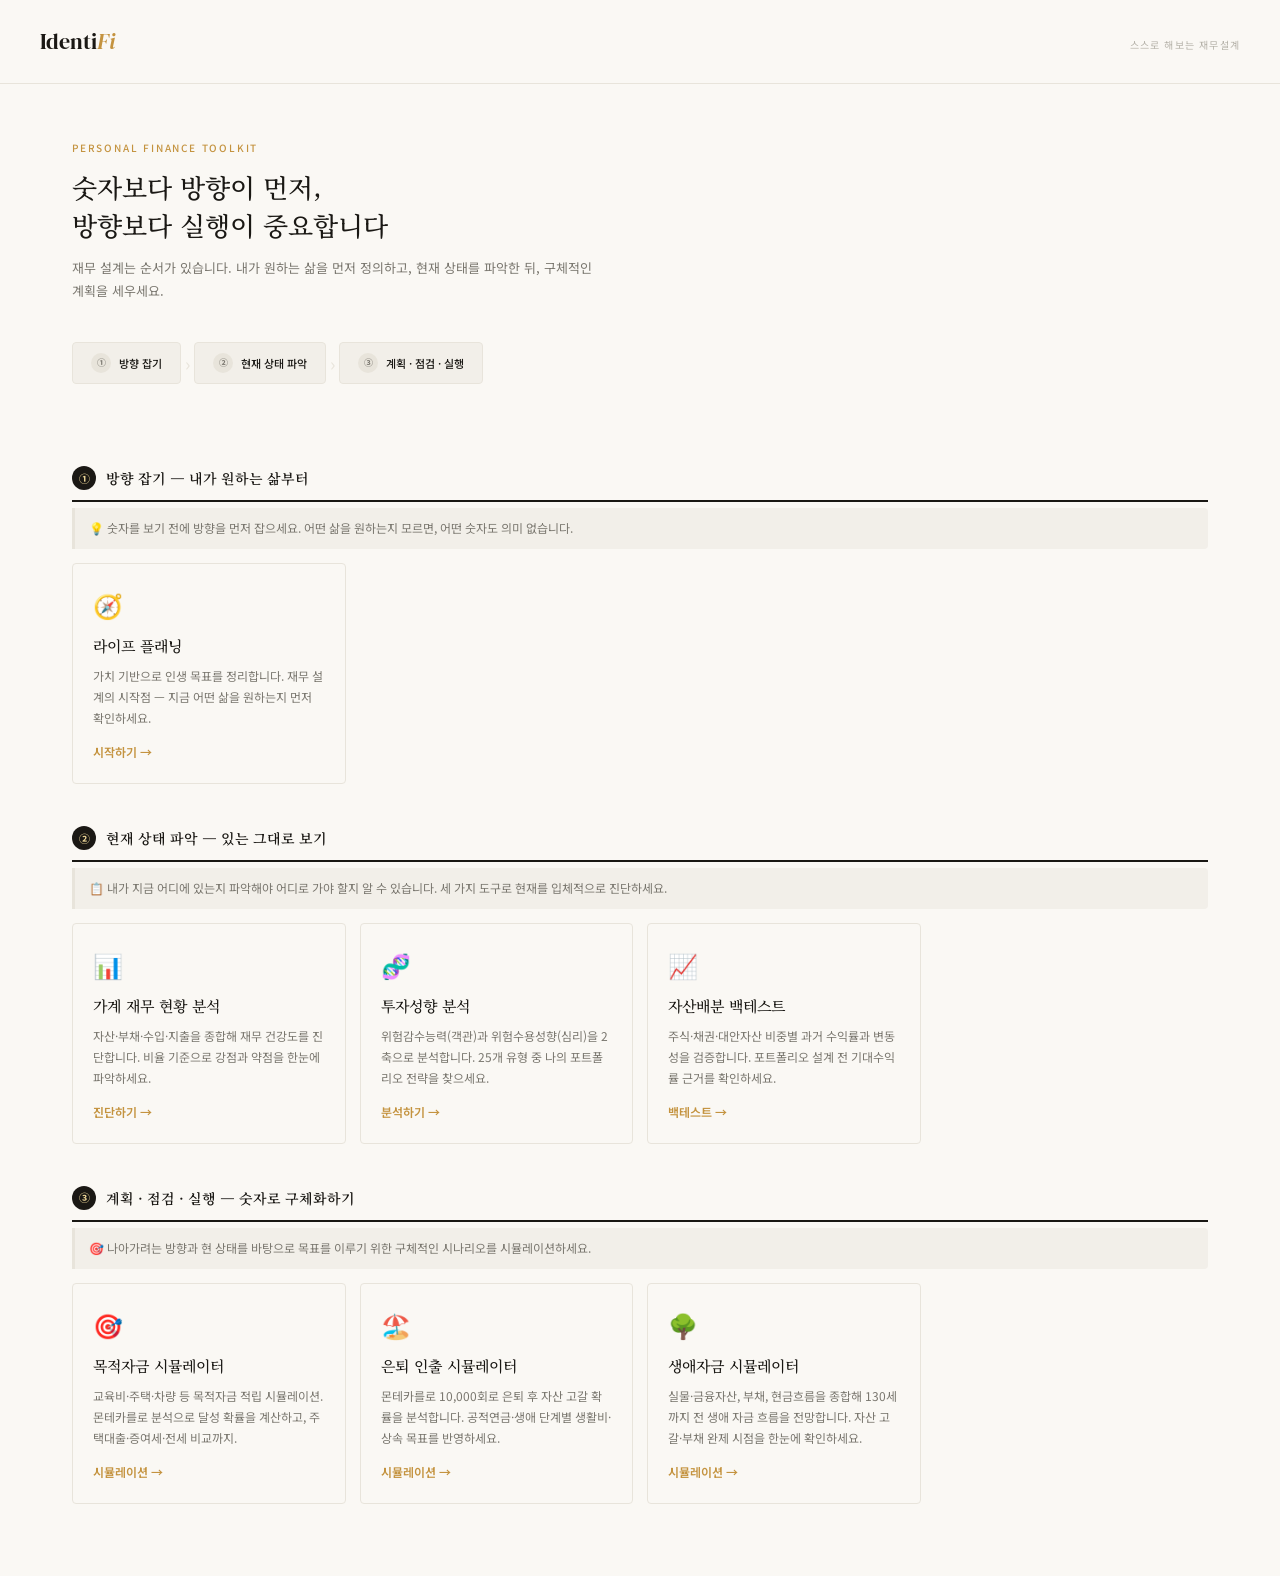
<file: public/index.html>
<!DOCTYPE html>
<html lang="ko">
<head>
<meta charset="UTF-8">
<meta name="viewport" content="width=device-width, initial-scale=1.0, maximum-scale=1.0">
<meta name="theme-color" content="#1a1814">
<title>IdentiFi — 스스로 해보는 재무설계</title>
<link href="https://fonts.googleapis.com/css2?family=Noto+Serif+KR:wght@300;400;500;600&family=Noto+Sans+KR:wght@300;400;500&family=DM+Serif+Display:ital@0;1&display=swap" rel="stylesheet">
<style>
:root{
  --ink:#1a1814; --ink-2:#3d3a35; --ink-3:#7a776f; --ink-4:#b5b2a9;
  --paper:#faf8f4; --paper-2:#f2efe9; --paper-3:#e8e4db;
  --gold:#c4933f; --gold-light:#f0d99a; --gold-pale:#fdf5e0;
  --teal:#2a7c6f; --amber:#b86e1a; --r:4px;
}
*{box-sizing:border-box;margin:0;padding:0}
body{font-family:'Noto Sans KR',sans-serif;background:var(--paper);color:var(--ink);font-size:14px;line-height:1.6}

/* ── 헤더 ── */
.hd{background:var(--paper);padding:0 32px;border-bottom:1px solid var(--paper-3)}
.hd-inner{max-width:1200px;margin:0 auto;display:flex;align-items:baseline;justify-content:space-between;padding:1.5rem 0}
.brand-name{font-family:'DM Serif Display',serif;font-size:22px;font-weight:400;color:var(--ink)}
.brand-name span{color:var(--gold);font-style:italic}
.hd-tag{font-size:10px;color:var(--ink-4);letter-spacing:.12em;text-transform:uppercase}

/* ── 히어로 ── */
.hero{max-width:1200px;margin:0 auto;padding:3.5rem 32px 2.5rem}
.hero-label{font-size:10px;letter-spacing:.18em;text-transform:uppercase;color:var(--gold);font-weight:500;margin-bottom:.75rem}
.hero-title{font-family:'Noto Serif KR',serif;font-size:26px;font-weight:500;color:var(--ink);line-height:1.45;margin-bottom:.75rem}
.hero-sub{font-size:13px;color:var(--ink-3);line-height:1.8;max-width:520px}

/* ── 여정 흐름 표시 ── */
.journey{max-width:1200px;margin:0 auto;padding:0 32px 2.5rem}
.jflow{display:flex;align-items:center;gap:0;margin-bottom:0;flex-wrap:nowrap;overflow-x:auto}
.jflow-step{display:flex;align-items:center;gap:8px;padding:10px 18px;background:var(--paper-2);border:1px solid var(--paper-3);border-radius:var(--r);white-space:nowrap;flex-shrink:0;text-decoration:none;color:inherit;cursor:pointer;transition:border-color .2s}
.jflow-step:hover{border-color:var(--gold)}
.jflow-step.active{background:var(--ink);border-color:var(--ink);color:var(--gold-light)}
.jflow-num{width:20px;height:20px;border-radius:50%;background:var(--paper-3);display:flex;align-items:center;justify-content:center;font-size:9px;font-weight:700;color:var(--ink-3);flex-shrink:0}
.jflow-step.active .jflow-num{background:var(--gold);color:var(--ink)}
.jflow-label{font-size:11px;font-weight:500}
.jflow-arrow{color:var(--paper-3);font-size:18px;margin:0 4px;flex-shrink:0}

/* ── 본문 ── */
.main{max-width:1200px;margin:0 auto;padding:0 32px 4rem}

/* ── 섹션 헤더 ── */
.sec-hd{font-family:'Noto Serif KR',serif;font-size:14px;font-weight:600;color:var(--ink);padding:14px 0 10px;margin-top:28px;margin-bottom:6px;border-bottom:2px solid var(--ink);display:flex;align-items:center;gap:10px}
.sec-num{width:24px;height:24px;background:var(--ink);color:var(--gold-light);border-radius:50%;display:flex;align-items:center;justify-content:center;font-size:11px;font-weight:700;flex-shrink:0;font-family:'Noto Sans KR',sans-serif}
.sec-desc{font-size:12px;color:var(--ink-3);margin-bottom:14px;line-height:1.7;padding:10px 14px;background:var(--paper-2);border-left:3px solid var(--paper-3);border-radius:0 var(--r) var(--r) 0}

/* ── 도구 카드 ── */
.tool-grid{display:grid;grid-template-columns:repeat(auto-fill,minmax(240px,1fr));gap:14px;margin-bottom:8px}
a.tool-card{background:var(--paper);border:1px solid var(--paper-3);border-radius:var(--r);padding:22px 20px;text-decoration:none;color:inherit;display:block;transition:border-color .2s,box-shadow .2s,transform .15s}
a.tool-card:hover{border-color:var(--gold);box-shadow:0 2px 12px rgba(196,147,63,.15);transform:translateY(-2px)}
.tool-featured{border:1.5px solid var(--gold-light)!important;background:var(--gold-pale)!important}
.tool-featured:hover{box-shadow:0 4px 16px rgba(196,147,63,.22)!important}
.tool-icon{font-size:24px;margin-bottom:10px}
.tool-name{font-family:'Noto Serif KR',serif;font-size:15px;font-weight:500;color:var(--ink);margin-bottom:7px}
.tool-desc{font-size:12px;color:var(--ink-3);line-height:1.75}
.tool-arrow{margin-top:14px;font-size:12px;color:var(--gold);font-weight:600}

/* ── 반응형 ── */
@media(max-width:768px){
  .hd{padding:0 16px}
  .hero{padding:2.5rem 16px 2rem}
  .journey{padding:0 16px 2rem}
  .main{padding:0 16px 3rem}
  .hero-title{font-size:21px}
  .tool-grid{grid-template-columns:1fr}
  .jflow{gap:0}
  .jflow-step{padding:8px 12px}
}
</style>
</head>
<body>

<!-- ══ 헤더 ══ -->
<header class="hd">
  <div class="hd-inner">
    <div class="brand-name">Identi<span>Fi</span></div>
    <div class="hd-tag">스스로 해보는 재무설계</div>
  </div>
</header>

<!-- ══ 히어로 ══ -->
<div class="hero">
  <div class="hero-label">Personal Finance Toolkit</div>
  <div class="hero-title">숫자보다 방향이 먼저,<br>방향보다 실행이 중요합니다</div>
  <div class="hero-sub">재무 설계는 순서가 있습니다. 내가 원하는 삶을 먼저 정의하고, 현재 상태를 파악한 뒤, 구체적인 계획을 세우세요.</div>
</div>

<!-- ══ 여정 흐름 ══ -->
<div class="journey">
  <div class="jflow">
    <a href="#sec1" class="jflow-step">
      <div class="jflow-num">①</div>
      <span class="jflow-label">방향 잡기</span>
    </a>
    <div class="jflow-arrow">›</div>
    <a href="#sec2" class="jflow-step">
      <div class="jflow-num">②</div>
      <span class="jflow-label">현재 상태 파악</span>
    </a>
    <div class="jflow-arrow">›</div>
    <a href="#sec3" class="jflow-step">
      <div class="jflow-num">③</div>
      <span class="jflow-label">계획 · 점검 · 실행</span>
    </a>
  </div>
</div>

<!-- ══ 본문 ══ -->
<div class="main">

  <!-- ① 방향 잡기 -->
  <div id="sec1" class="sec-hd">
    <div class="sec-num">①</div>
    방향 잡기 — 내가 원하는 삶부터
  </div>
  <div class="sec-desc">
    💡 숫자를 보기 전에 방향을 먼저 잡으세요. 어떤 삶을 원하는지 모르면, 어떤 숫자도 의미 없습니다.
  </div>
  <div class="tool-grid">
    <a href="/life-planning" target="_blank" class="tool-card">
      <div class="tool-icon">🧭</div>
      <div class="tool-name">라이프 플래닝</div>
      <div class="tool-desc">가치 기반으로 인생 목표를 정리합니다. 재무 설계의 시작점 — 지금 어떤 삶을 원하는지 먼저 확인하세요.</div>
      <div class="tool-arrow">시작하기 →</div>
    </a>
  </div>

  <!-- ② 현재 상태 파악 -->
  <div id="sec2" class="sec-hd">
    <div class="sec-num">②</div>
    현재 상태 파악 — 있는 그대로 보기
  </div>
  <div class="sec-desc">
    📋 내가 지금 어디에 있는지 파악해야 어디로 가야 할지 알 수 있습니다. 세 가지 도구로 현재를 입체적으로 진단하세요.
  </div>
  <div class="tool-grid">
    <a href="/financial-statement" target="_blank" class="tool-card">
      <div class="tool-icon">📊</div>
      <div class="tool-name">가계 재무 현황 분석</div>
      <div class="tool-desc">자산·부채·수입·지출을 종합해 재무 건강도를 진단합니다. 비율 기준으로 강점과 약점을 한눈에 파악하세요.</div>
      <div class="tool-arrow">진단하기 →</div>
    </a>
    <a href="/investment-profile" target="_blank" class="tool-card">
      <div class="tool-icon">🧬</div>
      <div class="tool-name">투자성향 분석</div>
      <div class="tool-desc">위험감수능력(객관)과 위험수용성향(심리)을 2축으로 분석합니다. 25개 유형 중 나의 포트폴리오 전략을 찾으세요.</div>
      <div class="tool-arrow">분석하기 →</div>
    </a>
    <a href="https://einsteindha.github.io/asset-allocation-backtest/" target="_blank" class="tool-card">
      <div class="tool-icon">📈</div>
      <div class="tool-name">자산배분 백테스트</div>
      <div class="tool-desc">주식·채권·대안자산 비중별 과거 수익률과 변동성을 검증합니다. 포트폴리오 설계 전 기대수익률 근거를 확인하세요.</div>
      <div class="tool-arrow">백테스트 →</div>
    </a>
  </div>

  <!-- ③ 계획·점검·실행 -->
  <div id="sec3" class="sec-hd">
    <div class="sec-num">③</div>
    계획 · 점검 · 실행 — 숫자로 구체화하기
  </div>
  <div class="sec-desc">
    🎯 나아가려는 방향과 현 상태를 바탕으로 목표를 이루기 위한 구체적인 시나리오를 시뮬레이션하세요.
  </div>
  <div class="tool-grid">
    <a href="/goal-simulator" target="_blank" class="tool-card">
      <div class="tool-icon">🎯</div>
      <div class="tool-name">목적자금 시뮬레이터</div>
      <div class="tool-desc">교육비·주택·차량 등 목적자금 적립 시뮬레이션. 몬테카를로 분석으로 달성 확률을 계산하고, 주택대출·증여세·전세 비교까지.</div>
      <div class="tool-arrow">시뮬레이션 →</div>
    </a>
    <a href="/retirement-simulator" target="_blank" class="tool-card">
      <div class="tool-icon">🏖️</div>
      <div class="tool-name">은퇴 인출 시뮬레이터</div>
      <div class="tool-desc">몬테카를로 10,000회로 은퇴 후 자산 고갈 확률을 분석합니다. 공적연금·생애 단계별 생활비·상속 목표를 반영하세요.</div>
      <div class="tool-arrow">시뮬레이션 →</div>
    </a>
    <a href="/whole-life-simulation" target="_blank" class="tool-card">
      <div class="tool-icon">🌳</div>
      <div class="tool-name">생애자금 시뮬레이터</div>
      <div class="tool-desc">실물·금융자산, 부채, 현금흐름을 종합해 130세까지 전 생애 자금 흐름을 전망합니다. 자산 고갈·부채 완제 시점을 한눈에 확인하세요.</div>
      <div class="tool-arrow">시뮬레이션 →</div>
    </a>
  </div>


</div>

</body>
</html>
</file>
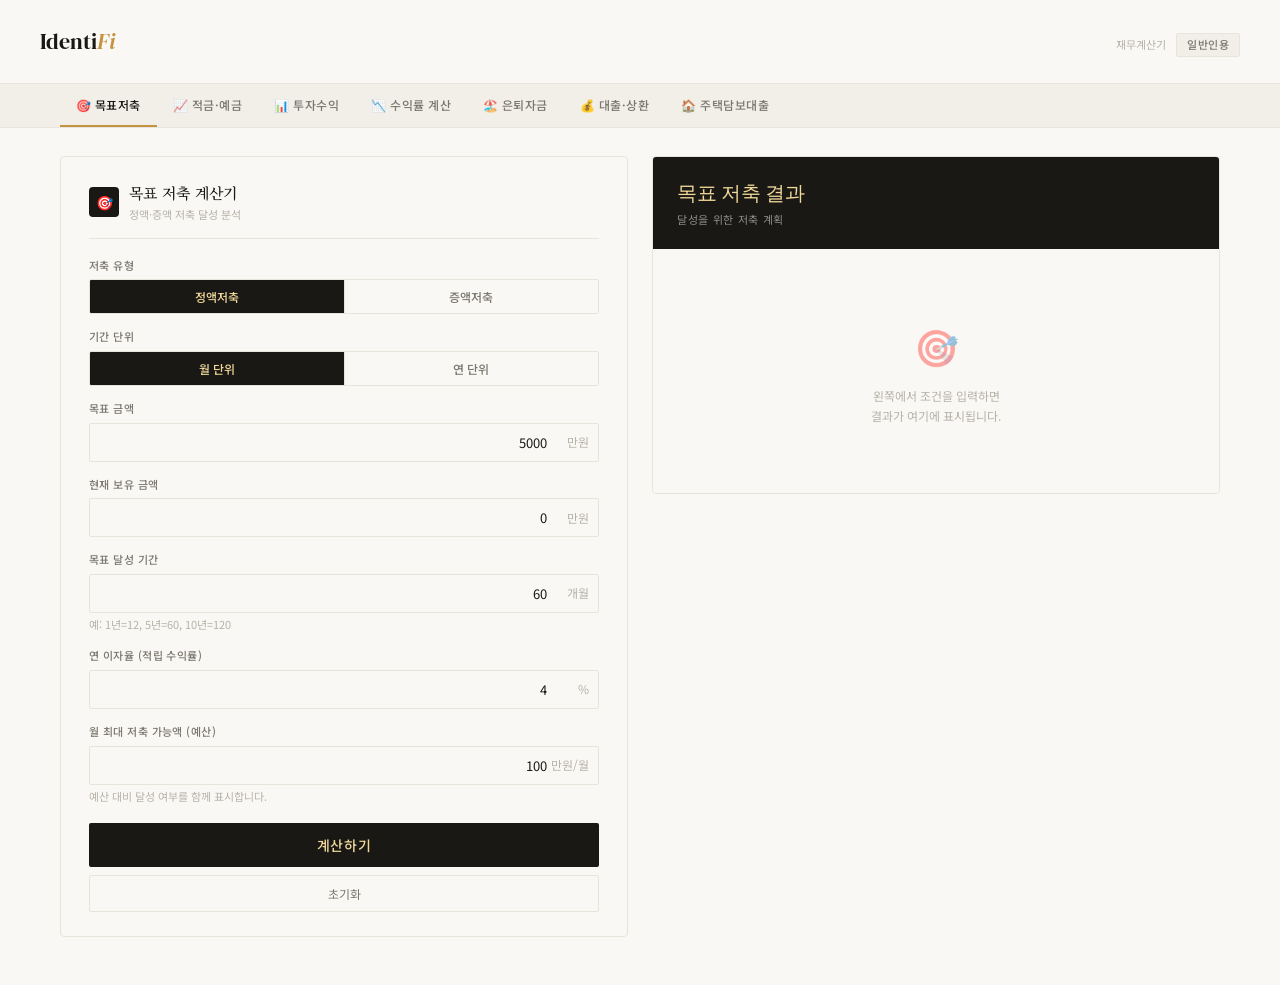
<file: public/finance-calc/index.html>
<!DOCTYPE html>
<html lang="ko">
<head>
<meta charset="UTF-8">
<meta name="viewport" content="width=device-width, initial-scale=1.0, maximum-scale=1.0">
<meta name="theme-color" content="#1a1814">
<title>재무계산기</title>
<link href="https://fonts.googleapis.com/css2?family=Noto+Serif+KR:wght@300;400;500;600&family=Noto+Sans+KR:wght@300;400;500&family=DM+Serif+Display:ital@0;1&display=swap" rel="stylesheet">
<style>
:root{
  --ink:#1a1814; --ink-2:#3d3a35; --ink-3:#7a776f; --ink-4:#b5b2a9;
  --paper:#faf8f4; --paper-2:#f2efe9; --paper-3:#e8e4db;
  --gold:#c4933f; --gold-light:#f0d99a; --gold-pale:#fdf5e0;
  --teal:#2a7c6f; --amber:#b86e1a; --red:#943030; --blue:#2b5ea7;
  --ok-bg:#f0faf5; --ok-b:#7fd0a0; --warn-bg:#fdf5e0; --bad-bg:#fdf0f0; --bad-b:#dfa0a0;
  --r:4px; --r2:2px;
}
*{box-sizing:border-box;margin:0;padding:0}
body{font-family:'Noto Sans KR',sans-serif;background:var(--paper);color:var(--ink);font-size:14px;line-height:1.6;min-height:100vh}
.hd{background:var(--paper);padding:0 32px;border-bottom:1px solid var(--paper-3)}
.hd-inner{max-width:1200px;margin:0 auto;display:flex;align-items:baseline;justify-content:space-between;padding:1.5rem 0}
.brand{display:flex;align-items:baseline;gap:8px}
.brand-name{font-family:'DM Serif Display',serif;font-size:22px;font-weight:400;color:var(--ink)}
.brand-name span{color:var(--gold);font-style:italic}
.brand-sub{font-size:11px;color:var(--ink-4);font-weight:400}
.brand-tag{font-size:11px;font-weight:500;color:var(--ink-3);background:var(--paper-2);border:1px solid var(--paper-3);border-radius:2px;padding:2px 10px;margin-left:2px;letter-spacing:.04em}
.nav{background:var(--paper-2);position:sticky;top:0;z-index:100;border-bottom:1px solid var(--paper-3)}
.nav-inner{max-width:1200px;margin:0 auto;display:flex;padding:0 20px;overflow-x:auto;scrollbar-width:none}
.nav-inner::-webkit-scrollbar{display:none}
.ntab{background:none;border:none;color:var(--ink-3);padding:12px 16px;cursor:pointer;font-size:12px;font-family:inherit;font-weight:500;border-bottom:2px solid transparent;white-space:nowrap;transition:all .2s;display:flex;align-items:center;gap:6px;letter-spacing:.04em}
.ntab:hover{color:var(--ink)}.ntab.on{color:var(--ink);border-bottom-color:var(--gold)}
.main{max-width:1200px;margin:0 auto;padding:28px 20px}
.pane{display:none}.pane.on{display:block}
.calc-layout{display:grid;grid-template-columns:1fr 1fr;gap:24px;align-items:start}
@media(max-width:768px){.calc-layout{grid-template-columns:1fr}}
.card{background:var(--paper);border:1px solid var(--paper-3);border-radius:var(--r);padding:24px 28px;margin-bottom:20px}
.ch{display:flex;align-items:center;gap:10px;margin-bottom:18px;padding-bottom:14px;border-bottom:1px solid var(--paper-3)}
.ch-icon{width:30px;height:30px;border-radius:var(--r);background:var(--ink);display:flex;align-items:center;justify-content:center;font-size:14px;flex-shrink:0}
.ch-text h3{font-family:'Noto Serif KR',serif;font-size:15px;font-weight:500;color:var(--ink)}.ch-text p{font-size:11px;color:var(--ink-4);margin-top:1px}
.f{margin-bottom:14px}
.f label{display:block;font-size:11px;font-weight:500;color:var(--ink-3);margin-bottom:5px;letter-spacing:.04em;text-transform:uppercase}
.f .hint{font-size:11px;color:var(--ink-4);margin-top:3px}
.f input,.f select{width:100%;border:1px solid var(--paper-3);border-radius:var(--r2);padding:9px 12px;font-size:13px;font-family:inherit;color:var(--ink);background:var(--paper);transition:border .15s}
.f input:focus,.f select:focus{outline:none;border-color:var(--gold);box-shadow:0 0 0 2px rgba(196,147,63,.12)}
.f input[type=number]{text-align:right}.f input.ro{background:var(--paper-2);color:var(--ink-3);cursor:default}
.input-unit{position:relative}.input-unit input{padding-right:36px}.input-unit .unit{position:absolute;right:10px;top:50%;transform:translateY(-50%);font-size:12px;color:var(--ink-4);pointer-events:none}
.btn-calc{width:100%;padding:12px;background:var(--ink);color:var(--gold-light);border:none;border-radius:var(--r2);font-size:14px;font-family:inherit;font-weight:500;cursor:pointer;transition:all .15s;letter-spacing:.04em;margin-top:4px}
.btn-calc:hover{background:var(--ink-2)}.btn-reset{width:100%;padding:9px;background:var(--paper);color:var(--ink-3);border:1px solid var(--paper-3);border-radius:var(--r2);font-size:12px;font-family:inherit;cursor:pointer;transition:all .15s;margin-top:8px}.btn-reset:hover{background:var(--paper-2)}
.result-panel{background:var(--paper);border:1px solid var(--paper-3);border-radius:var(--r);overflow:hidden}
.result-header{background:var(--ink);padding:20px 24px;color:#fff}
.result-header h3{font-family:'DM Serif Display',serif;font-size:20px;font-weight:400;color:var(--gold-light)}.result-header p{font-size:11px;color:rgba(255,255,255,.5);margin-top:2px;letter-spacing:.06em;text-transform:uppercase}
.result-body{padding:20px 24px}.result-empty{text-align:center;padding:48px 24px;color:var(--ink-4)}.result-empty .icon{font-size:36px;margin-bottom:12px;opacity:.4}.result-empty p{font-size:12px}
.kpi-main{background:var(--gold-pale);border:1px solid var(--gold-light);border-radius:var(--r);padding:20px 24px;margin-bottom:16px;text-align:center}
.kpi-main-label{font-size:11px;color:var(--amber);font-weight:600;text-transform:uppercase;letter-spacing:.08em;margin-bottom:6px}
.kpi-main-value{font-family:'DM Serif Display',serif;font-size:36px;color:var(--ink);line-height:1.1}.kpi-main-sub{font-size:11px;color:var(--ink-4);margin-top:4px}
.kpi-grid{display:grid;grid-template-columns:1fr 1fr;gap:10px;margin-bottom:16px}
.kpi-item{background:var(--paper-2);border:1px solid var(--paper-3);border-radius:var(--r2);padding:14px 16px}
.kpi-item-label{font-size:10px;color:var(--ink-4);font-weight:500;text-transform:uppercase;letter-spacing:.06em;margin-bottom:4px}
.kpi-item-value{font-family:'DM Serif Display',serif;font-size:20px;color:var(--ink)}.kpi-item-sub{font-size:10px;color:var(--ink-4);margin-top:2px}
.kpi-item.accent{background:var(--ink);border-color:var(--ink)}.kpi-item.accent .kpi-item-label{color:rgba(255,255,255,.5)}.kpi-item.accent .kpi-item-value{color:var(--gold-light)}.kpi-item.accent .kpi-item-sub{color:rgba(255,255,255,.4)}
.amort-wrap{overflow-x:auto;margin-top:16px}.amort-table{width:100%;border-collapse:collapse;font-size:12px}
.amort-table th{background:var(--paper-2);font-size:10px;font-weight:500;color:var(--ink-3);padding:7px 10px;text-align:right;border-bottom:1px solid var(--paper-3);letter-spacing:.06em;text-transform:uppercase}.amort-table th:first-child{text-align:center}
.amort-table td{padding:6px 10px;text-align:right;border-bottom:1px solid var(--paper-3);font-variant-numeric:tabular-nums;color:var(--ink-2)}.amort-table td:first-child{text-align:center;color:var(--ink-4);font-size:11px}
.amort-table tr:last-child td{font-weight:600;background:var(--paper-2);color:var(--ink)}.amort-table tr:hover td{background:var(--paper-2)}.amort-table tr.highlight td{background:var(--gold-pale);font-weight:600;color:var(--ink)}
.chart-bar-section{margin-top:16px}.chart-bar-section h4{font-size:11px;font-weight:600;color:var(--ink-3);text-transform:uppercase;letter-spacing:.06em;margin-bottom:10px}
.bar-row{margin-bottom:10px}.bar-top{display:flex;justify-content:space-between;font-size:12px;margin-bottom:4px;color:var(--ink-2)}.bar-bg{background:var(--paper-3);border-radius:2px;height:6px}.bar-fill{height:6px;border-radius:2px;transition:width .6s}.bar-principal{background:var(--teal)}.bar-interest{background:var(--amber)}
.info-box{background:var(--paper-2);border:1px solid var(--paper-3);border-radius:var(--r2);padding:12px 16px;font-size:12px;color:var(--ink-3);margin-top:12px;line-height:1.7}.info-box strong{color:var(--ink-2)}
.f input[type=range]{padding:0;height:auto;border:none;background:none;cursor:pointer;accent-color:var(--gold)}
.slider-row{display:flex;align-items:center;gap:10px}.slider-row input[type=number]{width:110px;flex-shrink:0}.slider-row input[type=range]{flex:1}
.toggle-group{display:flex;border:1px solid var(--paper-3);border-radius:var(--r2);overflow:hidden;margin-top:2px}
.tgl{flex:1;padding:8px 10px;border:none;background:var(--paper);color:var(--ink-3);font-size:12px;font-family:inherit;font-weight:500;cursor:pointer;transition:all .15s;white-space:nowrap}.tgl:not(:last-child){border-right:1px solid var(--paper-3)}.tgl.on{background:var(--ink);color:var(--gold-light)}.tgl.on + .tgl{border-left-color:transparent}
@media(max-width:600px){.hd{padding:0 14px}.hd-inner{padding:1rem 0;flex-wrap:wrap;gap:4px}.brand-name{font-size:18px}.main{padding:14px 10px}.card{padding:14px 14px;margin-bottom:14px}.kpi-grid{grid-template-columns:1fr}.kpi-main-value{font-size:28px}}
</style>
</head>
<body>
<header class="hd">
  <div class="hd-inner">
    <div class="brand"><a href="https://IdentiFi.co.kr" style="text-decoration:none"><div class="brand-name">Identi<span>Fi</span></div></a></div>
    <div style="display:flex;align-items:baseline;gap:8px"><div class="brand-sub">재무계산기</div><div class="brand-tag">일반인용</div></div>
  </div>
</header>
<nav class="nav">
  <div class="nav-inner">
    <button class="ntab on" onclick="showPane('goal',this)">🎯 목표저축</button>
    <button class="ntab" onclick="showPane('savings',this)">📈 적금·예금</button>
    <button class="ntab" onclick="showPane('invest',this)">📊 투자수익</button>
    <button class="ntab" onclick="showPane('irr',this)">📉 수익률 계산</button>
    <button class="ntab" onclick="showPane('retire',this)">🏖️ 은퇴자금</button>
    <button class="ntab" onclick="showPane('loan',this)">💰 대출·상환</button>
    <button class="ntab" onclick="showPane('mortgage',this)">🏠 주택담보대출</button>
  </div>
</nav>
<main class="main">

<!-- 대출 -->
<div id="pane-loan" class="pane">
  <div class="calc-layout">
    <div><div class="card">
      <div class="ch"><div class="ch-icon">💰</div><div class="ch-text"><h3>대출·상환 계산기</h3><p>원리금균등 · 원금균등 · 만기일시 비교</p></div></div>
      <div class="f"><label>대출금액</label><div class="input-unit"><input type="number" id="loan-amount" value="30000" min="0" step="100" oninput="calcLoan()"><span class="unit">만원</span></div></div>
      <div class="f"><label>연 이자율 <span id="loan-rate-disp" style="color:var(--gold);font-size:12px">4.5%</span></label><div class="slider-row"><input type="range" id="loan-rate-range" min="1" max="20" step="0.1" value="4.5" oninput="document.getElementById('loan-rate').value=this.value;document.getElementById('loan-rate-disp').textContent=this.value+'%';calcLoan()"><input type="number" id="loan-rate" value="4.5" min="0.1" max="30" step="0.1" style="width:90px" oninput="document.getElementById('loan-rate-range').value=this.value;document.getElementById('loan-rate-disp').textContent=this.value+'%';calcLoan()"><span style="font-size:12px;color:var(--ink-4)">%</span></div></div>
      <div class="f"><label>대출기간</label><div class="input-unit"><input type="number" id="loan-period" value="12" min="1" max="360" oninput="calcLoan()"><span class="unit">개월</span></div><div class="hint">예: 1년=12, 5년=60, 10년=120</div></div>
      <div class="f"><label>상환방식</label><select id="loan-method" onchange="calcLoan()"><option value="equal">원리금균등 (매달 같은 금액)</option><option value="principal">원금균등 (매달 원금 동일)</option><option value="bullet">만기일시상환 (만기에 한번에)</option></select><div class="hint" id="loan-method-hint">매월 동일한 금액을 납부합니다.</div></div>
      <button class="btn-calc" onclick="calcLoan()">계산하기</button><button class="btn-reset" onclick="resetLoan()">초기화</button>
    </div></div>
    <div><div class="result-panel" id="loan-result"><div class="result-header"><h3>상환 결과</h3><p>대출 상환 분석</p></div><div class="result-body"><div class="result-empty"><div class="icon">💰</div><p>왼쪽에서 대출 조건을 입력하면<br>상환 결과가 여기에 표시됩니다.</p></div></div></div></div>
  </div>
</div>

<!-- 적금 -->
<div id="pane-savings" class="pane">
  <div class="calc-layout">
    <div><div class="card">
      <div class="ch"><div class="ch-icon">📈</div><div class="ch-text"><h3>적금·예금 계산기</h3><p>만기 수령액과 세후 이자 계산</p></div></div>
      <div class="f"><label>상품 유형</label><select id="savings-type" onchange="updateSavingsUI();calcSavings()"><option value="installment">정기적금 (매달 납입)</option><option value="deposit">정기예금 (목돈 예치)</option></select></div>
      <div class="f" id="savings-monthly-wrap"><label>월 납입액</label><div class="input-unit"><input type="number" id="savings-monthly" value="50" min="1" oninput="calcSavings()"><span class="unit">만원</span></div></div>
      <div class="f" id="savings-lump-wrap" style="display:none"><label>예치 금액</label><div class="input-unit"><input type="number" id="savings-lump" value="1000" min="1" oninput="calcSavings()"><span class="unit">만원</span></div></div>
      <div class="f"><label>연 이자율 <span id="savings-rate-disp" style="color:var(--gold);font-size:12px">3.5%</span></label><div class="slider-row"><input type="range" id="savings-rate-range" min="0.1" max="15" step="0.1" value="3.5" oninput="document.getElementById('savings-rate').value=this.value;document.getElementById('savings-rate-disp').textContent=this.value+'%';calcSavings()"><input type="number" id="savings-rate" value="3.5" min="0.1" max="30" step="0.1" style="width:90px" oninput="document.getElementById('savings-rate-range').value=this.value;document.getElementById('savings-rate-disp').textContent=this.value+'%';calcSavings()"><span style="font-size:12px;color:var(--ink-4)">%</span></div></div>
      <div class="f"><label>기간</label><div class="input-unit"><input type="number" id="savings-period" value="12" min="1" max="360" oninput="calcSavings()"><span class="unit">개월</span></div></div>
      <div class="f"><label>이자과세 유형</label><select id="savings-tax" onchange="calcSavings()"><option value="0.154">일반과세 (15.4%)</option><option value="0.099">세금우대 (9.9%)</option><option value="0">비과세</option></select></div>
      <div class="f"><label>이자 지급 방식</label><select id="savings-compound" onchange="calcSavings()"><option value="monthly">월복리</option><option value="annually">연복리</option><option value="simple">단리</option></select></div>
      <button class="btn-calc" onclick="calcSavings()">계산하기</button><button class="btn-reset" onclick="resetSavings()">초기화</button>
    </div></div>
    <div><div class="result-panel" id="savings-result"><div class="result-header"><h3>적금·예금 결과</h3><p>만기 수령액 및 세후 이자</p></div><div class="result-body"><div class="result-empty"><div class="icon">📈</div><p>왼쪽에서 조건을 입력하면<br>결과가 여기에 표시됩니다.</p></div></div></div></div>
  </div>
</div>

<!-- 투자 -->
<div id="pane-invest" class="pane">
  <div class="calc-layout">
    <div><div class="card">
      <div class="ch"><div class="ch-icon">📊</div><div class="ch-text"><h3>투자 수익 계산기</h3><p>정액·증액 · 월간·연간 복리 시뮬레이션</p></div></div>
      <div class="f"><label>투자 방식</label><div class="toggle-group"><button class="tgl on" id="inv-type-fixed" onclick="setInvType('fixed')">정액 투자</button><button class="tgl" id="inv-type-escalate" onclick="setInvType('escalate')">증액 투자</button></div></div>
      <div class="f"><label>납입 단위</label><div class="toggle-group"><button class="tgl on" id="inv-unit-month" onclick="setInvUnit('month')">월 납입</button><button class="tgl" id="inv-unit-year" onclick="setInvUnit('year')">연 납입</button></div></div>
      <div class="f"><label>초기 투자금</label><div class="input-unit"><input type="number" id="inv-initial" value="1000" min="0" oninput="calcInvest()"><span class="unit">만원</span></div></div>
      <div class="f"><label id="inv-contrib-label">월 추가 투자</label><div class="input-unit"><input type="number" id="inv-contrib" value="50" min="0" oninput="calcInvest()"><span class="unit" id="inv-contrib-unit">만원/월</span></div></div>
      <div class="f"><label>연 수익률 <span id="inv-rate-disp" style="color:var(--gold);font-size:12px">7%</span></label><div class="slider-row"><input type="range" id="inv-rate-range" min="1" max="30" step="0.5" value="7" oninput="document.getElementById('inv-rate').value=this.value;document.getElementById('inv-rate-disp').textContent=this.value+'%';calcInvest()"><input type="number" id="inv-rate" value="7" min="0.1" max="50" step="0.5" style="width:90px" oninput="document.getElementById('inv-rate-range').value=this.value;document.getElementById('inv-rate-disp').textContent=this.value+'%';calcInvest()"><span style="font-size:12px;color:var(--ink-4)">%</span></div></div>
      <div class="f"><label>투자 기간</label><div class="input-unit"><input type="number" id="inv-years" value="20" min="1" max="50" oninput="calcInvest()"><span class="unit">년</span></div></div>
      <div id="inv-esc-fields" style="display:none">
        <div class="f"><label>증액 방식</label><div class="toggle-group"><button class="tgl on" id="inv-esc-rate-btn" onclick="setInvEscType('rate')">정률 (%)</button><button class="tgl" id="inv-esc-amount-btn" onclick="setInvEscType('amount')">정액 (만원)</button></div></div>
        <div class="f" id="inv-esc-rate-field"><label>연간 증액률</label><div class="input-unit"><input type="number" id="inv-esc-rate" value="5" min="0" max="50" step="0.5" oninput="calcInvest()"><span class="unit">%/년</span></div><div class="hint">매년 납입액을 해당 비율만큼 늘립니다.</div></div>
        <div class="f" id="inv-esc-amount-field" style="display:none"><label>연간 증액액</label><div class="input-unit"><input type="number" id="inv-esc-amount" value="10" min="0" oninput="calcInvest()"><span class="unit" id="inv-esc-amount-unit">만원/년</span></div><div class="hint">매년 납입액을 해당 금액만큼 늘립니다.</div></div>
      </div>
      <div class="f"><label>수익률 변동폭 (리스크 시나리오)</label><select id="inv-risk" onchange="calcInvest()"><option value="0">없음 (고정 수익률)</option><option value="low">낮음 (±3%)</option><option value="mid">보통 (±7%)</option><option value="high">높음 (±15%)</option></select></div>
      <button class="btn-calc" onclick="calcInvest()">계산하기</button><button class="btn-reset" onclick="resetInvest()">초기화</button>
    </div></div>
    <div><div class="result-panel" id="invest-result"><div class="result-header"><h3>투자 성장 결과</h3><p>복리 효과 시뮬레이션</p></div><div class="result-body"><div class="result-empty"><div class="icon">📊</div><p>왼쪽에서 조건을 입력하면<br>결과가 여기에 표시됩니다.</p></div></div></div></div>
  </div>
</div>

<!-- IRR -->
<div id="pane-irr" class="pane">
  <div class="calc-layout">
    <div><div class="card">
      <div class="ch"><div class="ch-icon">📉</div><div class="ch-text"><h3>수익률 계산기 (IRR)</h3><p>보험·임대·투자의 실질 연 수익률 역산</p></div></div>
      <div style="margin-bottom:14px"><div style="font-size:10px;color:var(--ink-4);text-transform:uppercase;letter-spacing:.06em;margin-bottom:7px">빠른 예시</div><div style="display:flex;gap:6px;flex-wrap:wrap"><button onclick="irrExample('insurance')" style="padding:5px 12px;border:1px solid var(--paper-3);border-radius:var(--r2);background:var(--paper-2);color:var(--ink-3);font-size:11px;font-family:inherit;cursor:pointer">💰 월 저축</button><button onclick="irrExample('rental')" style="padding:5px 12px;border:1px solid var(--paper-3);border-radius:var(--r2);background:var(--paper-2);color:var(--ink-3);font-size:11px;font-family:inherit;cursor:pointer">🏠 임대수익</button><button onclick="irrExample('invest')" style="padding:5px 12px;border:1px solid var(--paper-3);border-radius:var(--r2);background:var(--paper-2);color:var(--ink-3);font-size:11px;font-family:inherit;cursor:pointer">📈 일시투자</button></div></div>
      <div class="f"><label>기간 단위</label><div class="toggle-group"><button class="tgl on" id="irr-unit-month" onclick="setIrrUnit('month')">월 단위</button><button class="tgl" id="irr-unit-year" onclick="setIrrUnit('year')">연 단위</button></div></div>
      <div class="f"><label>① 초기 일시금 <span style="font-size:10px;color:var(--ink-4)">(지출 · 없으면 0)</span></label><div class="input-unit"><input type="number" id="irr-initial" value="0" min="0" oninput="calcIrr()"><span class="unit">만원</span></div><div class="hint">부동산 매입가, 일시납 보험료, 초기 투자금 등</div></div>
      <div class="f"><label>② 정기 지출액 <span style="font-size:10px;color:var(--ink-4)">(납입 · 없으면 0)</span></label><div class="input-unit"><input type="number" id="irr-out" value="30" min="0" oninput="calcIrr()"><span class="unit" id="irr-out-unit">만원/월</span></div><div class="hint">보험료, 월세 납부액 등 내가 내는 돈</div></div>
      <div class="f"><label>③ 정기 수입액 <span style="font-size:10px;color:var(--ink-4)">(수령 · 없으면 0)</span></label><div class="input-unit"><input type="number" id="irr-in" value="0" min="0" oninput="calcIrr()"><span class="unit" id="irr-in-unit">만원/월</span></div><div class="hint">임대료, 배당금 등 내가 받는 돈</div></div>
      <div class="f"><label>② ③ 기간</label><div class="input-unit"><input type="number" id="irr-period" value="20" min="0" oninput="calcIrr()"><span class="unit">년</span></div><div class="hint">정기 지출·수입이 없으면 0</div></div>
      <div class="f"><label>④ 추가 예치 기간 <span style="font-size:10px;color:var(--ink-4)">(거치 · 없으면 0)</span></label><div class="input-unit"><input type="number" id="irr-hold" value="0" min="0" oninput="calcIrr()"><span class="unit">년</span></div></div>
      <div class="f"><label>⑤ 최종 수령액 <span style="font-size:10px;color:var(--ink-4)">(없으면 0)</span></label><div class="input-unit"><input type="number" id="irr-fv" value="12000" min="0" oninput="calcIrr()"><span class="unit">만원</span></div><div class="hint">보험금, 부동산 매도가, 만기 수령금 등</div></div>
      <button class="btn-calc" onclick="calcIrr()">계산하기</button><button class="btn-reset" onclick="resetIrr()">초기화</button>
      <div class="info-box" style="margin-top:16px"><strong>IRR이란?</strong> 모든 지출의 현재가치 = 모든 수입의 현재가치가 되는 연 수익률.<br>"이 투자가 연 몇 % 예금과 동급인가"를 알려줍니다.</div>
    </div></div>
    <div><div class="result-panel" id="irr-result"><div class="result-header"><h3>수익률 분석</h3><p>실질 연 수익률 및 벤치마크 비교</p></div><div class="result-body"><div class="result-empty"><div class="icon">📉</div><p>왼쪽에서 조건을 입력하면<br>수익률이 여기에 표시됩니다.</p></div></div></div></div>
  </div>
</div>

<!-- 은퇴 -->
<div id="pane-retire" class="pane">
  <div class="calc-layout">
    <div><div class="card">
      <div class="ch"><div class="ch-icon">🏖️</div><div class="ch-text"><h3>은퇴 자금 계산기</h3><p>필요 은퇴자금 및 월 저축 목표액 산출</p></div></div>
      <div class="f"><label>현재 나이</label><div class="input-unit"><input type="number" id="ret-age" value="35" min="20" max="70" oninput="calcRetire()"><span class="unit">세</span></div></div>
      <div class="f"><label>은퇴 희망 나이</label><div class="input-unit"><input type="number" id="ret-retire-age" value="60" min="40" max="80" oninput="calcRetire()"><span class="unit">세</span></div></div>
      <div class="f"><label>기대 수명</label><div class="input-unit"><input type="number" id="ret-life" value="85" min="60" max="100" oninput="calcRetire()"><span class="unit">세</span></div></div>
      <div class="f"><label>은퇴 후 월 생활비</label><div class="input-unit"><input type="number" id="ret-monthly" value="300" min="1" oninput="calcRetire()"><span class="unit">만원</span></div></div>
      <div class="f"><label>현재 보유 자산</label><div class="input-unit"><input type="number" id="ret-current" value="5000" min="0" oninput="calcRetire()"><span class="unit">만원</span></div></div>
      <div class="f"><label>예상 연 수익률 (운용)</label><div class="input-unit"><input type="number" id="ret-return" value="5" min="0.1" max="20" step="0.1" oninput="calcRetire()"><span class="unit">%</span></div></div>
      <div class="f"><label>예상 물가상승률</label><div class="input-unit"><input type="number" id="ret-inflation" value="2.5" min="0" max="10" step="0.1" oninput="calcRetire()"><span class="unit">%</span></div></div>
      <button class="btn-calc" onclick="calcRetire()">계산하기</button><button class="btn-reset" onclick="resetRetire()">초기화</button>
    </div></div>
    <div><div class="result-panel" id="retire-result"><div class="result-header"><h3>은퇴 자금 분석</h3><p>필요 노후자금 및 저축 목표</p></div><div class="result-body"><div class="result-empty"><div class="icon">🏖️</div><p>왼쪽에서 조건을 입력하면<br>결과가 여기에 표시됩니다.</p></div></div></div></div>
  </div>
</div>

<!-- 목표 저축 -->
<div id="pane-goal" class="pane on">
  <div class="calc-layout">
    <div><div class="card">
      <div class="ch"><div class="ch-icon">🎯</div><div class="ch-text"><h3>목표 저축 계산기</h3><p>정액·증액 저축 달성 분석</p></div></div>
      <div class="f"><label>저축 유형</label><div class="toggle-group"><button class="tgl on" id="goal-type-fixed" onclick="setGoalType('fixed')">정액저축</button><button class="tgl" id="goal-type-escalate" onclick="setGoalType('escalate')">증액저축</button></div></div>
      <div class="f"><label>기간 단위</label><div class="toggle-group"><button class="tgl on" id="goal-unit-month" onclick="setGoalUnit('month')">월 단위</button><button class="tgl" id="goal-unit-year" onclick="setGoalUnit('year')">연 단위</button></div></div>
      <div class="f"><label>목표 금액</label><div class="input-unit"><input type="number" id="goal-target" value="5000" min="1" oninput="calcGoal()"><span class="unit">만원</span></div></div>
      <div class="f"><label>현재 보유 금액</label><div class="input-unit"><input type="number" id="goal-current" value="0" min="0" oninput="calcGoal()"><span class="unit">만원</span></div></div>
      <div class="f"><label>목표 달성 기간</label><div class="input-unit"><input type="number" id="goal-period" value="60" min="1" oninput="calcGoal()"><span class="unit" id="goal-period-unit">개월</span></div><div class="hint" id="goal-period-hint">예: 1년=12, 5년=60, 10년=120</div></div>
      <div class="f"><label>연 이자율 (적립 수익률)</label><div class="input-unit"><input type="number" id="goal-rate" value="4" min="0" max="30" step="0.1" oninput="calcGoal()"><span class="unit">%</span></div></div>
      <div id="goal-fixed-fields">
        <div class="f"><label id="goal-budget-label">월 최대 저축 가능액 (예산)</label><div class="input-unit"><input type="number" id="goal-budget" value="100" min="0" oninput="calcGoal()"><span class="unit" id="goal-budget-unit">만원/월</span></div><div class="hint">예산 대비 달성 여부를 함께 표시합니다.</div></div>
      </div>
      <div id="goal-esc-fields" style="display:none">
        <div class="f"><label>증액 방식</label><div class="toggle-group"><button class="tgl on" id="goal-esc-rate-btn" onclick="setGoalEscType('rate')">정률 (%)</button><button class="tgl" id="goal-esc-amount-btn" onclick="setGoalEscType('amount')">정액 (만원)</button></div></div>
        <div class="f" id="goal-esc-rate-field"><label>연간 증액률</label><div class="input-unit"><input type="number" id="goal-esc-rate" value="5" min="0" max="50" step="0.5" oninput="calcGoal()"><span class="unit">%/년</span></div><div class="hint">매년 저축액을 해당 비율만큼 늘립니다.</div></div>
        <div class="f" id="goal-esc-amount-field" style="display:none"><label>연간 증액액</label><div class="input-unit"><input type="number" id="goal-esc-amount" value="10" min="0" oninput="calcGoal()"><span class="unit">만원/년</span></div></div>
      </div>
      <button class="btn-calc" onclick="calcGoal()">계산하기</button><button class="btn-reset" onclick="resetGoal()">초기화</button>
    </div></div>
    <div><div class="result-panel" id="goal-result"><div class="result-header"><h3>목표 저축 결과</h3><p>달성을 위한 저축 계획</p></div><div class="result-body"><div class="result-empty"><div class="icon">🎯</div><p>왼쪽에서 조건을 입력하면<br>결과가 여기에 표시됩니다.</p></div></div></div></div>
  </div>
</div>

<!-- 주택담보대출 -->
<div id="pane-mortgage" class="pane">
  <div class="calc-layout">
    <div><div class="card">
      <div class="ch"><div class="ch-icon">🏠</div><div class="ch-text"><h3>주택담보대출 계산기</h3><p>LTV·DTI·DSR 적합성 및 상환 분석</p></div></div>
      <div class="f"><label>주택 가격</label><div class="input-unit"><input type="number" id="mg-price" value="60000" min="1" oninput="calcMortgage()"><span class="unit">만원</span></div></div>
      <div class="f"><label>희망 대출 금액</label><div class="input-unit"><input type="number" id="mg-loan" value="30000" min="1" oninput="calcMortgage()"><span class="unit">만원</span></div></div>
      <div class="f"><label>연 이자율</label><div class="input-unit"><input type="number" id="mg-rate" value="4.2" min="0.1" max="20" step="0.1" oninput="calcMortgage()"><span class="unit">%</span></div></div>
      <div class="f"><label>대출 기간</label><div class="input-unit"><input type="number" id="mg-period" value="360" min="12" max="600" oninput="calcMortgage()"><span class="unit">개월</span></div><div class="hint">예: 30년=360개월, 20년=240개월</div></div>
      <div class="f"><label>연 소득</label><div class="input-unit"><input type="number" id="mg-income" value="6000" min="1" oninput="calcMortgage()"><span class="unit">만원</span></div><div class="hint">DTI / DSR 계산에 사용됩니다.</div></div>
      <div class="f"><label>기존 연간 원리금 합계</label><div class="input-unit"><input type="number" id="mg-existing" value="0" min="0" oninput="calcMortgage()"><span class="unit">만원</span></div><div class="hint">다른 대출의 연간 상환액 (DSR 계산용)</div></div>
      <button class="btn-calc" onclick="calcMortgage()">계산하기</button><button class="btn-reset" onclick="resetMortgage()">초기화</button>
      <div class="info-box" style="margin-top:16px"><strong>규제 기준 (참고용)</strong><br>· LTV: 투기지역 40%, 조정지역 50%, 일반 70%<br>· DTI: 투기지역 40%, 조정지역 50%<br>· DSR: 총부채 원리금 상환비율 40%(은행) / 50%(비은행)<br><span style="font-size:11px;color:var(--red)">※ 실제 적용 기준은 금융기관과 확인하세요.</span></div>
    </div></div>
    <div><div class="result-panel" id="mortgage-result"><div class="result-header"><h3>주택담보대출 분석</h3><p>LTV · DTI · DSR 적합성 검토</p></div><div class="result-body"><div class="result-empty"><div class="icon">🏠</div><p>왼쪽에서 조건을 입력하면<br>결과가 여기에 표시됩니다.</p></div></div></div></div>
  </div>
</div>

</main>
<script>
const fmt = n => Math.round(n).toLocaleString('ko-KR');
const fmtM = n => (n/10000)>=1 ? (n/10000).toFixed(1)+'억' : fmt(n)+'만';
const wan = n => fmt(n)+'만원';

function showPane(id, btn) {
  document.querySelectorAll('.pane').forEach(p => p.classList.remove('on'));
  document.querySelectorAll('.ntab').forEach(t => t.classList.remove('on'));
  document.getElementById('pane-'+id).classList.add('on');
  if (btn) btn.classList.add('on');
}

function setResult(id, html) {
  document.querySelector('#'+id+' .result-body').innerHTML = html;
}

function api(calc, params) {
  return fetch('/api/finance-calc', {
    method: 'POST', headers: { 'Content-Type': 'application/json' },
    body: JSON.stringify({ calc, ...params })
  }).then(r => r.json());
}

// ── 대출 상환
function calcLoan() {
  const hints = { equal:'매월 동일한 금액을 납부합니다.', principal:'원금은 매달 동일, 이자는 줄어듭니다.', bullet:'매월 이자만 납부하고 만기에 원금을 상환합니다.' };
  const method = document.getElementById('loan-method').value;
  document.getElementById('loan-method-hint').textContent = hints[method];
  const amount = parseFloat(document.getElementById('loan-amount').value)||0;
  const rate   = parseFloat(document.getElementById('loan-rate').value)||0;
  const period = parseInt(document.getElementById('loan-period').value)||1;
  if (!amount || !rate || !period) return;
  api('loan', { amount, rate, period, method }).then(d => {
    if (d.error) return;
    const rowHtml = d.allRows.map(row => `<tr>
      <td>${row.i}회차</td><td>${fmt(Math.round(row.pmt/10000))}만</td>
      <td style="color:var(--teal)">${fmt(Math.round(row.principal/10000))}만</td>
      <td style="color:var(--amber)">${fmt(Math.round(row.interest/10000))}만</td>
      <td>${fmt(Math.round(row.balance/10000))}만</td></tr>`).join('');
    setResult('loan-result', `
      <div class="kpi-main"><div class="kpi-main-label">월 납부액 (첫 회)</div><div class="kpi-main-value">${wan(Math.round(d.firstPayment/10000))}</div><div class="kpi-main-sub">${method==='bullet'?'만기 시 '+wan(Math.round(d.lastPayment/10000))+' 납부':method==='principal'?'마지막 회차 '+wan(Math.round(d.lastPayment/10000)):'매월 동일'}</div></div>
      <div class="kpi-grid">
        <div class="kpi-item"><div class="kpi-item-label">대출 원금</div><div class="kpi-item-value">${fmt(d.principal/10000)}만</div></div>
        <div class="kpi-item accent"><div class="kpi-item-label">총 이자</div><div class="kpi-item-value">${fmt(Math.round(d.totalInterest/10000))}만</div><div class="kpi-item-sub">이자 비율 ${d.interestRatio}%</div></div>
        <div class="kpi-item"><div class="kpi-item-label">총 납부액</div><div class="kpi-item-value">${fmt(Math.round(d.totalPay/10000))}만</div></div>
        <div class="kpi-item"><div class="kpi-item-label">대출 기간</div><div class="kpi-item-value">${d.period}개월</div><div class="kpi-item-sub">${(d.period/12).toFixed(1)}년</div></div>
      </div>
      <div class="chart-bar-section"><h4>원금 vs 이자 비율</h4>
        <div class="bar-row"><div class="bar-top"><span>원금</span><span>${d.principalPct}%</span></div><div class="bar-bg"><div class="bar-fill bar-principal" style="width:${d.principalPct}%"></div></div></div>
        <div class="bar-row"><div class="bar-top"><span>이자</span><span>${d.interestPct}%</span></div><div class="bar-bg"><div class="bar-fill bar-interest" style="width:${d.interestPct}%"></div></div></div>
      </div>
      <div style="margin-top:16px">
        <button onclick="toggleLoanTable(this)" style="width:100%;padding:10px;background:var(--paper-2);border:1px solid var(--paper-3);border-radius:var(--r2);font-size:12px;color:var(--ink-3);cursor:pointer;font-family:inherit;display:flex;align-items:center;justify-content:space-between">
          <span>회차별 상환 일정 전체보기 (${d.period}회차)</span><span class="loan-toggle-icon">▼</span>
        </button>
        <div class="loan-table-wrap" style="display:none;overflow-x:auto;max-height:360px;overflow-y:auto;border:1px solid var(--paper-3);border-top:none;border-radius:0 0 var(--r2) var(--r2)">
          <table class="amort-table"><thead style="position:sticky;top:0;z-index:1"><tr><th>회차</th><th>납부액</th><th>원금</th><th>이자</th><th>잔액</th></tr></thead><tbody>${rowHtml}</tbody></table>
        </div>
      </div>`);
  }).catch(() => {});
}
function toggleLoanTable(btn) {
  const wrap = btn.nextElementSibling, icon = btn.querySelector('.loan-toggle-icon'), isOpen = wrap.style.display !== 'none';
  wrap.style.display = isOpen ? 'none' : 'block'; icon.textContent = isOpen ? '▼' : '▲';
  btn.querySelector('span').textContent = isOpen ? `회차별 상환 일정 전체보기 (${wrap.querySelectorAll('tbody tr').length}회차)` : '회차별 상환 일정 닫기';
}
function resetLoan() {
  document.getElementById('loan-amount').value=30000; document.getElementById('loan-rate').value=4.5;
  document.getElementById('loan-rate-range').value=4.5; document.getElementById('loan-rate-disp').textContent='4.5%';
  document.getElementById('loan-period').value=12; document.getElementById('loan-method').value='equal';
  setResult('loan-result','<div class="result-empty"><div class="icon">💰</div><p>왼쪽에서 대출 조건을 입력하면<br>상환 결과가 여기에 표시됩니다.</p></div>');
}

// ── 적금·예금
function updateSavingsUI() {
  const t = document.getElementById('savings-type').value;
  document.getElementById('savings-monthly-wrap').style.display = t==='installment' ? '' : 'none';
  document.getElementById('savings-lump-wrap').style.display = t==='deposit' ? '' : 'none';
}
function calcSavings() {
  const type = document.getElementById('savings-type').value;
  const rate  = parseFloat(document.getElementById('savings-rate').value)||0;
  const period = parseInt(document.getElementById('savings-period').value)||1;
  const taxRate = parseFloat(document.getElementById('savings-tax').value);
  const compound = document.getElementById('savings-compound').value;
  const monthly = parseFloat(document.getElementById('savings-monthly').value)||0;
  const lump    = parseFloat(document.getElementById('savings-lump').value)||0;
  api('savings', { type, rate, period, taxRate, compound, monthly, lump }).then(d => {
    if (!d) return;
    const taxLabel = taxRate===0?'비과세':taxRate===0.099?'세금우대 9.9%':'일반과세 15.4%';
    const compoundLabel = ['단리','월복리','연복리'][['simple','monthly','annually'].indexOf(compound)];
    setResult('savings-result', `
      <div class="kpi-main"><div class="kpi-main-label">세후 만기 수령액</div><div class="kpi-main-value">${wan(Math.round(d.netMaturity/10000))}</div><div class="kpi-main-sub">세전 ${wan(Math.round(d.maturity/10000))}</div></div>
      <div class="kpi-grid">
        <div class="kpi-item"><div class="kpi-item-label">납입 원금</div><div class="kpi-item-value">${fmt(Math.round(d.principal/10000))}만</div></div>
        <div class="kpi-item accent"><div class="kpi-item-label">세후 이자</div><div class="kpi-item-value">${fmt(Math.round(d.netInterest/10000))}만</div><div class="kpi-item-sub">세전 ${fmt(Math.round(d.grossInterest/10000))}만</div></div>
        <div class="kpi-item"><div class="kpi-item-label">세금</div><div class="kpi-item-value">${fmt(Math.round(d.taxAmount/10000))}만</div><div class="kpi-item-sub">이자과세 ${(taxRate*100).toFixed(1)}%</div></div>
        <div class="kpi-item"><div class="kpi-item-label">실효 연이율</div><div class="kpi-item-value">${d.effectiveRate}%</div><div class="kpi-item-sub">세후 기준</div></div>
      </div>
      <div class="chart-bar-section"><h4>원금 vs 이자</h4>
        <div class="bar-row"><div class="bar-top"><span>원금</span><span>${(d.principal/d.netMaturity*100).toFixed(1)}%</span></div><div class="bar-bg"><div class="bar-fill bar-principal" style="width:${Math.min(100,d.principal/d.netMaturity*100).toFixed(1)}%"></div></div></div>
        <div class="bar-row"><div class="bar-top"><span>세후 이자</span><span>${(d.netInterest/d.netMaturity*100).toFixed(1)}%</span></div><div class="bar-bg"><div class="bar-fill bar-interest" style="width:${Math.min(100,d.netInterest/d.netMaturity*100).toFixed(1)}%"></div></div></div>
      </div>
      <div class="info-box">기간 <strong>${period}개월</strong> (${(period/12).toFixed(1)}년) · ${compoundLabel} · ${taxLabel}</div>`);
  }).catch(() => {});
}
function resetSavings() {
  document.getElementById('savings-type').value='installment'; document.getElementById('savings-monthly').value=50;
  document.getElementById('savings-rate').value=3.5; document.getElementById('savings-rate-range').value=3.5;
  document.getElementById('savings-rate-disp').textContent='3.5%'; document.getElementById('savings-period').value=12;
  document.getElementById('savings-tax').value=0.154; document.getElementById('savings-compound').value='monthly';
  updateSavingsUI();
  setResult('savings-result','<div class="result-empty"><div class="icon">📈</div><p>왼쪽에서 조건을 입력하면<br>결과가 여기에 표시됩니다.</p></div>');
}

// ── 투자 수익
let invUnit='month', invType='fixed', invEscType='rate';
function setInvUnit(u) { invUnit=u; document.getElementById('inv-unit-month').classList.toggle('on',u==='month'); document.getElementById('inv-unit-year').classList.toggle('on',u==='year'); const isM=u==='month'; document.getElementById('inv-contrib-label').textContent=isM?'월 추가 투자':'연 추가 투자'; document.getElementById('inv-contrib-unit').textContent=isM?'만원/월':'만원/년'; document.getElementById('inv-esc-amount-unit').textContent=isM?'만원/년':'만원/년'; calcInvest(); }
function setInvType(t) { invType=t; document.getElementById('inv-type-fixed').classList.toggle('on',t==='fixed'); document.getElementById('inv-type-escalate').classList.toggle('on',t==='escalate'); document.getElementById('inv-esc-fields').style.display=t==='escalate'?'':'none'; calcInvest(); }
function setInvEscType(t) { invEscType=t; document.getElementById('inv-esc-rate-btn').classList.toggle('on',t==='rate'); document.getElementById('inv-esc-amount-btn').classList.toggle('on',t==='amount'); document.getElementById('inv-esc-rate-field').style.display=t==='rate'?'':'none'; document.getElementById('inv-esc-amount-field').style.display=t==='amount'?'':'none'; calcInvest(); }
function calcInvest() {
  const initial = parseFloat(document.getElementById('inv-initial').value)||0;
  const contrib = parseFloat(document.getElementById('inv-contrib').value)||0;
  const rate    = parseFloat(document.getElementById('inv-rate').value)||0;
  const years   = parseInt(document.getElementById('inv-years').value)||1;
  const risk    = document.getElementById('inv-risk').value;
  const escRate = parseFloat(document.getElementById('inv-esc-rate').value)||0;
  const escAmount = parseFloat(document.getElementById('inv-esc-amount').value)||0;
  api('invest', { initial, contrib, rate, years, risk, unit:invUnit, type:invType, escType:invEscType, escRate, escAmount }).then(d => {
    if (!d) return;
    const riskMap = {low:0.03, mid:0.07, high:0.15};
    const escDesc = d.isEscalate ? (d.escType==='rate' ? ` · 연 ${d.escR}% 증액` : ` · 연 ${fmt(escAmount)}만원 증액`) : '';
    const modeDesc = `${d.isMonthly?'월납':'연납'} · ${d.isEscalate?'증액':'정액'}${escDesc}`;
    let prevY = 0;
    const milestoneHtml = d.milestones.map(m => {
      const gap = m.y > prevY+1 ? `<tr><td colspan="4" style="text-align:center;color:var(--ink-4);font-size:10px;padding:3px">···</td></tr>` : '';
      prevY = m.y;
      const label = d.isMonthly ? `${fmt(Math.round(m.thisYrContrib/10000))}만/월` : `${fmt(Math.round(m.thisYrContrib/10000))}만/년`;
      return gap + `<tr ${m.y===years?'class="highlight"':''}><td>${m.y}년</td><td>${label}</td><td>${fmt(Math.round(m.totalInvested/10000))}만</td><td>${fmt(Math.round(m.balance/10000))}만</td></tr>`;
    }).join('');
    setResult('invest-result', `
      <div class="kpi-main"><div class="kpi-main-label">${years}년 후 최종 자산</div><div class="kpi-main-value">${fmt(Math.round(d.balance/10000))}만원</div><div class="kpi-main-sub">총 투자원금 ${fmt(Math.round(d.totalInvested/10000))}만원 대비 +${d.gainPct}%</div></div>
      <div class="kpi-grid">
        <div class="kpi-item"><div class="kpi-item-label">총 투자금</div><div class="kpi-item-value">${fmt(Math.round(d.totalInvested/10000))}만</div><div class="kpi-item-sub">초기+적립</div></div>
        <div class="kpi-item accent"><div class="kpi-item-label">투자 수익</div><div class="kpi-item-value">${fmt(Math.round(d.gain/10000))}만</div><div class="kpi-item-sub">+${d.gainPct}% 복리</div></div>
        ${risk!=='0'?`<div class="kpi-item" style="border-color:var(--teal)"><div class="kpi-item-label">낙관 시나리오</div><div class="kpi-item-value" style="color:var(--teal)">${fmt(Math.round(d.bestBal/10000))}만</div><div class="kpi-item-sub">+${d.riskSpread*100}%p 수익률</div></div><div class="kpi-item" style="border-color:var(--red)"><div class="kpi-item-label">보수 시나리오</div><div class="kpi-item-value" style="color:var(--red)">${fmt(Math.round(d.worstBal/10000))}만</div><div class="kpi-item-sub">-${d.riskSpread*100}%p 수익률</div></div>`:''}
      </div>
      <div class="chart-bar-section"><h4>원금 vs 수익</h4>
        <div class="bar-row"><div class="bar-top"><span>투자 원금</span><span>${(d.totalInvested/d.balance*100).toFixed(1)}%</span></div><div class="bar-bg"><div class="bar-fill bar-principal" style="width:${Math.min(100,d.totalInvested/d.balance*100).toFixed(1)}%"></div></div></div>
        <div class="bar-row"><div class="bar-top"><span>복리 수익</span><span>${(d.gain/d.balance*100).toFixed(1)}%</span></div><div class="bar-bg"><div class="bar-fill bar-interest" style="width:${Math.min(100,d.gain/d.balance*100).toFixed(1)}%"></div></div></div>
      </div>
      <div class="amort-wrap"><table class="amort-table"><thead><tr><th>시점</th><th>${d.isMonthly?'해당 연도 월납입':'해당 연도 납입'}</th><th>누적 투자금</th><th>자산</th></tr></thead><tbody>${milestoneHtml}</tbody></table></div>
      <div class="info-box">${modeDesc}</div>`);
  }).catch(() => {});
}
function resetInvest() {
  invUnit='month'; invType='fixed'; invEscType='rate';
  ['inv-unit-month','inv-type-fixed','inv-esc-rate-btn'].forEach(id => document.getElementById(id).classList.add('on'));
  ['inv-unit-year','inv-type-escalate','inv-esc-amount-btn'].forEach(id => document.getElementById(id).classList.remove('on'));
  document.getElementById('inv-esc-fields').style.display='none'; document.getElementById('inv-esc-rate-field').style.display=''; document.getElementById('inv-esc-amount-field').style.display='none';
  document.getElementById('inv-contrib-label').textContent='월 추가 투자'; document.getElementById('inv-contrib-unit').textContent='만원/월';
  document.getElementById('inv-initial').value=1000; document.getElementById('inv-contrib').value=50;
  document.getElementById('inv-rate').value=7; document.getElementById('inv-rate-range').value=7; document.getElementById('inv-rate-disp').textContent='7%';
  document.getElementById('inv-years').value=20; document.getElementById('inv-risk').value='0';
  setResult('invest-result','<div class="result-empty"><div class="icon">📊</div><p>왼쪽에서 조건을 입력하면<br>결과가 여기에 표시됩니다.</p></div>');
}

// ── IRR
let irrUnit='month';
function setIrrUnit(u) { irrUnit=u; document.getElementById('irr-unit-month').classList.toggle('on',u==='month'); document.getElementById('irr-unit-year').classList.toggle('on',u==='year'); const label=u==='month'?'만원/월':'만원/년'; document.getElementById('irr-out-unit').textContent=label; document.getElementById('irr-in-unit').textContent=label; calcIrr(); }
function irrExample(type) {
  const ex={insurance:{unit:'month',initial:0,out:30,in_:0,period:7,hold:3,fv:3220},rental:{unit:'month',initial:30000,out:0,in_:100,period:10,hold:0,fv:40000},invest:{unit:'year',initial:1000,out:0,in_:0,period:0,hold:10,fv:2500}}[type];
  if(!ex) return; setIrrUnit(ex.unit);
  document.getElementById('irr-initial').value=ex.initial; document.getElementById('irr-out').value=ex.out; document.getElementById('irr-in').value=ex.in_;
  document.getElementById('irr-period').value=ex.period; document.getElementById('irr-hold').value=ex.hold; document.getElementById('irr-fv').value=ex.fv; calcIrr();
}
function calcIrr() {
  const initial=parseFloat(document.getElementById('irr-initial').value)||0;
  const out=parseFloat(document.getElementById('irr-out').value)||0;
  const inAmt=parseFloat(document.getElementById('irr-in').value)||0;
  const period=parseFloat(document.getElementById('irr-period').value)||0;
  const hold=parseFloat(document.getElementById('irr-hold').value)||0;
  const fv=parseFloat(document.getElementById('irr-fv').value)||0;
  api('irr', { initial, out, in:inAmt, period, hold, fv, unit:irrUnit }).then(d => {
    if (d.error==='missing_flows') { setResult('irr-result','<div class="result-empty"><div class="icon">⚠️</div><p>지출(①②)과 수입(③⑤)이<br>모두 있어야 IRR을 계산할 수 있습니다.</p></div>'); return; }
    if (d.error==='no_irr') { setResult('irr-result','<div class="result-empty"><div class="icon">⚠️</div><p>수익률을 계산할 수 없습니다.<br>지출과 수입의 구성을 확인해주세요.</p></div>'); return; }
    const annualIrr=d.annualIrr;
    const color=annualIrr>=0.05?'var(--teal)':annualIrr>=0.02?'var(--amber)':'var(--red)';
    const status=annualIrr>=0.05?'우수':annualIrr>=0.03?'보통':annualIrr>=0.01?'낮음':'손실';
    const benchRows=d.benchmarks.map(b=>`<tr><td>${b.label}</td><td style="color:${b.better?'var(--teal)':'var(--red)'};font-weight:500">${b.better?'▲ 유리':'▼ 불리'}</td><td style="color:${b.better?'var(--teal)':'var(--red)'}">${b.better?'+':''}${fmt(Math.round(b.npv/10000))}만</td></tr>`).join('');
    const parts=[];
    if(initial>0) parts.push(`초기 ${fmt(initial)}만`);
    if(out>0) parts.push(`${irrUnit==='month'?'월':'연'}지출 ${fmt(out)}만 × ${period}년`);
    if(inAmt>0) parts.push(`${irrUnit==='month'?'월':'연'}수입 ${fmt(inAmt)}만 × ${period}년`);
    if(hold>0) parts.push(`거치 ${hold}년`);
    if(fv>0) parts.push(`최종 ${fmt(fv)}만`);
    setResult('irr-result',`
      <div class="kpi-main" style="background:${annualIrr>=0.03?'var(--gold-pale)':'var(--bad-bg)'};border-color:${annualIrr>=0.03?'var(--gold-light)':'#dfa0a0'}">
        <div class="kpi-main-label" style="color:${color}">연 수익률 (IRR)</div>
        <div class="kpi-main-value" style="font-size:48px;color:${color}">${d.irrPct}%</div>
        <div class="kpi-main-sub">${status} · 실질수익률(물가 2.5% 차감) ${d.realIrr}%</div>
      </div>
      <div class="kpi-grid">
        <div class="kpi-item"><div class="kpi-item-label">총 지출</div><div class="kpi-item-value">${fmt(Math.round(d.totalOut/10000))}만</div><div class="kpi-item-sub">①+②</div></div>
        <div class="kpi-item accent"><div class="kpi-item-label">총 수입</div><div class="kpi-item-value" style="color:var(--gold-light)">${fmt(Math.round(d.totalIn/10000))}만</div><div class="kpi-item-sub" style="color:rgba(255,255,255,.4)">③+⑤</div></div>
        <div class="kpi-item" style="border-color:${d.netGain>=0?'var(--teal)':'var(--red)'}"><div class="kpi-item-label">순손익 (명목)</div><div class="kpi-item-value" style="color:${d.netGain>=0?'var(--teal)':'var(--red)'}">${d.netGain>=0?'+':''}${fmt(Math.round(d.netGain/10000))}만</div></div>
        <div class="kpi-item"><div class="kpi-item-label">총 기간</div><div class="kpi-item-value">${d.totalYears}년</div></div>
      </div>
      <div class="chart-bar-section"><h4>벤치마크 대비 (현재가치 기준 NPV 차이)</h4>
        <table class="amort-table" style="margin-top:0"><thead><tr><th style="text-align:left">기준 수익률</th><th>판정</th><th>현재가치 차이</th></tr></thead><tbody>${benchRows}</tbody></table>
      </div>
      <div class="info-box">${parts.join(' · ')}</div>`);
  }).catch(() => {});
}
function resetIrr() {
  irrUnit='month'; document.getElementById('irr-unit-month').classList.add('on'); document.getElementById('irr-unit-year').classList.remove('on');
  document.getElementById('irr-out-unit').textContent='만원/월'; document.getElementById('irr-in-unit').textContent='만원/월';
  document.getElementById('irr-initial').value=0; document.getElementById('irr-out').value=30; document.getElementById('irr-in').value=0;
  document.getElementById('irr-period').value=20; document.getElementById('irr-hold').value=0; document.getElementById('irr-fv').value=12000;
  setResult('irr-result','<div class="result-empty"><div class="icon">📉</div><p>왼쪽에서 조건을 입력하면<br>수익률이 여기에 표시됩니다.</p></div>');
}

// ── 은퇴 자금
function calcRetire() {
  const age=parseInt(document.getElementById('ret-age').value)||35;
  const retireAge=parseInt(document.getElementById('ret-retire-age').value)||60;
  const lifeAge=parseInt(document.getElementById('ret-life').value)||85;
  const monthlyExpense=parseFloat(document.getElementById('ret-monthly').value)||0;
  const currentAsset=parseFloat(document.getElementById('ret-current').value)||0;
  const returnRate=parseFloat(document.getElementById('ret-return').value)||5;
  const inflation=parseFloat(document.getElementById('ret-inflation').value)||2.5;
  api('retire', { age, retireAge, lifeAge, monthlyExpense, currentAsset, returnRate, inflation }).then(d => {
    if (!d) return;
    const statusColor=d.gap<=0?'var(--teal)':d.gap<d.neededAtRetire*0.5?'var(--amber)':'var(--red)';
    const statusText=d.gap<=0?'목표 충족':d.gap<d.neededAtRetire*0.5?'일부 부족':'자금 부족';
    setResult('retire-result',`
      <div class="kpi-main"><div class="kpi-main-label">필요 은퇴 자금 (은퇴 시점)</div><div class="kpi-main-value">${fmt(Math.round(d.neededAtRetire/10000))}만원</div><div class="kpi-main-sub">은퇴 후 월 생활비 ${fmt(Math.round(d.inflatedMonthly/10000))}만원 기준 (물가 반영)</div></div>
      <div class="kpi-grid">
        <div class="kpi-item"><div class="kpi-item-label">은퇴까지</div><div class="kpi-item-value">${d.yearsToRetire}년</div><div class="kpi-item-sub">${age}세 → ${retireAge}세</div></div>
        <div class="kpi-item"><div class="kpi-item-label">은퇴 후 기간</div><div class="kpi-item-value">${d.retireDuration}년</div><div class="kpi-item-sub">${retireAge}세 → ${lifeAge}세</div></div>
        <div class="kpi-item"><div class="kpi-item-label">현자산 성장</div><div class="kpi-item-value">${fmt(Math.round(d.grownAsset/10000))}만</div><div class="kpi-item-sub">은퇴 시점 기준</div></div>
        <div class="kpi-item accent"><div class="kpi-item-label" style="color:rgba(255,255,255,.5)">상태</div><div class="kpi-item-value" style="color:${d.gap<=0?'#7ff0d0':'var(--gold-light)'}">${statusText}</div><div class="kpi-item-sub" style="color:rgba(255,255,255,.4)">부족액 ${fmt(Math.round(d.gap/10000))}만</div></div>
      </div>
      ${d.gap>0?`<div class="kpi-main" style="background:var(--paper-2);border-color:var(--paper-3)"><div class="kpi-main-label" style="color:var(--ink-3)">추가 필요 월 저축액</div><div class="kpi-main-value" style="font-size:28px">${wan(Math.round(d.monthlySave/10000))}</div><div class="kpi-main-sub">은퇴까지 ${d.yearsToRetire}년간 매월 저축 시 목표 달성</div></div>`:`<div class="info-box" style="color:var(--teal);border-color:var(--ok-b);background:var(--ok-bg)">✅ 현재 자산만으로 은퇴 자금이 충족됩니다. 여유분: ${fmt(Math.round((d.grownAsset-d.neededAtRetire)/10000))}만원</div>`}
      <div class="chart-bar-section"><h4>자금 현황</h4>
        <div class="bar-row"><div class="bar-top"><span>현자산 성장</span><span>${(Math.min(1,d.grownAsset/d.neededAtRetire)*100).toFixed(0)}%</span></div><div class="bar-bg"><div class="bar-fill bar-principal" style="width:${Math.min(100,d.grownAsset/d.neededAtRetire*100).toFixed(1)}%"></div></div></div>
        ${d.gap>0?`<div class="bar-row"><div class="bar-top"><span>부족분</span><span>${(d.gap/d.neededAtRetire*100).toFixed(0)}%</span></div><div class="bar-bg"><div class="bar-fill bar-interest" style="width:${Math.min(100,d.gap/d.neededAtRetire*100).toFixed(1)}%"></div></div></div>`:''}
      </div>
      <div class="info-box">물가상승률 <strong>${inflation}%</strong> 반영 · 운용수익률 <strong>${returnRate}%</strong> 가정</div>`);
  }).catch(() => {});
}
function resetRetire() {
  ['ret-age','ret-retire-age','ret-life','ret-monthly','ret-current','ret-return','ret-inflation'].forEach((id,i)=>{ document.getElementById(id).value=[35,60,85,300,5000,5,2.5][i]; });
  setResult('retire-result','<div class="result-empty"><div class="icon">🏖️</div><p>왼쪽에서 조건을 입력하면<br>결과가 여기에 표시됩니다.</p></div>');
}

// ── 목표 저축
let goalType='fixed', goalUnit='month', goalEscType='rate';
function setGoalType(t) { goalType=t; document.getElementById('goal-type-fixed').classList.toggle('on',t==='fixed'); document.getElementById('goal-type-escalate').classList.toggle('on',t==='escalate'); document.getElementById('goal-fixed-fields').style.display=t==='fixed'?'':'none'; document.getElementById('goal-esc-fields').style.display=t==='escalate'?'':'none'; calcGoal(); }
function setGoalUnit(u) { goalUnit=u; document.getElementById('goal-unit-month').classList.toggle('on',u==='month'); document.getElementById('goal-unit-year').classList.toggle('on',u==='year'); const isMonth=u==='month'; document.getElementById('goal-period-unit').textContent=isMonth?'개월':'년'; document.getElementById('goal-period-hint').textContent=isMonth?'예: 1년=12, 5년=60, 10년=120':'예: 5년, 10년, 30년'; document.getElementById('goal-budget-label').textContent=isMonth?'월 최대 저축 가능액 (예산)':'연 최대 저축 가능액 (예산)'; document.getElementById('goal-budget-unit').textContent=isMonth?'만원/월':'만원/년'; document.getElementById('goal-period').value=isMonth?60:5; calcGoal(); }
function setGoalEscType(t) { goalEscType=t; document.getElementById('goal-esc-rate-btn').classList.toggle('on',t==='rate'); document.getElementById('goal-esc-amount-btn').classList.toggle('on',t==='amount'); document.getElementById('goal-esc-rate-field').style.display=t==='rate'?'':'none'; document.getElementById('goal-esc-amount-field').style.display=t==='amount'?'':'none'; calcGoal(); }
function calcGoal() {
  const target=parseFloat(document.getElementById('goal-target').value)||0;
  const current=parseFloat(document.getElementById('goal-current').value)||0;
  const period=parseInt(document.getElementById('goal-period').value)||1;
  const rate=parseFloat(document.getElementById('goal-rate').value)||0;
  const budget=parseFloat(document.getElementById('goal-budget').value)||0;
  const escRate=parseFloat(document.getElementById('goal-esc-rate').value)||0;
  const escAmount=parseFloat(document.getElementById('goal-esc-amount').value)||0;
  api('goal', { target, current, period, rate, goalType, goalUnit, goalEscType, budget, escRate, escAmount }).then(d => {
    if (!d || d.error) return;
    if (d.type==='fixed-month') {
      const pmt=d.pmt; const rows=d.milestones.map(m=>`<tr ${m.isLast?'class="highlight"':''}><td>${m.m}개월</td><td>${fmt(Math.round(pmt/10000))}만/월</td><td>${fmt(Math.round(m.fv/10000))}만</td><td>${Math.min(100,m.fv/d.targetWon*100).toFixed(0)}%</td></tr>`).join('');
      setResult('goal-result', goalFixedHtml({ mainLabel:'필요 월 저축액', mainValue:wan(Math.round(pmt/10000)), mainSub:`${d.nMonths}개월 내 ${wan(Math.round(d.targetWon/10000))} 달성 목표`, target:d.targetWon, current:d.currentWon, budget:d.budgetWon, budgetLabel:'만원/월', canAfford:d.canAfford, achievable:d.achievable, rows, cols:['기간','월 저축액','누적 자산','달성률'] }));
    } else if (d.type==='fixed-year') {
      const pmt=d.pmt; const rows=d.milestones.map(m=>`<tr ${m.isLast?'class="highlight"':''}><td>${m.y}년</td><td>${fmt(Math.round(pmt/10000))}만/년</td><td>${fmt(Math.round(m.fv/10000))}만</td><td>${Math.min(100,m.fv/d.targetWon*100).toFixed(0)}%</td></tr>`).join('');
      setResult('goal-result', goalFixedHtml({ mainLabel:'필요 연 저축액', mainValue:wan(Math.round(pmt/10000)), mainSub:`${d.nYr}년 내 ${wan(Math.round(d.targetWon/10000))} 달성 · 월환산 ${wan(Math.round(pmt/12/10000))}`, target:d.targetWon, current:d.currentWon, budget:d.budgetWon, budgetLabel:'만원/년', canAfford:d.canAfford, achievable:d.achievable, rows, cols:['기간','연 저축액','누적 자산','달성률'] }));
    } else if (d.type==='esc-month') {
      const escDesc=d.goalEscType==='rate'?`연 ${d.escRate}% 씩 증액`:`연 ${fmt(d.escAmount)}만원씩 증액`;
      let prevY=0; const rows=d.milestones.map(m => { const gap=m.gap?`<tr><td colspan="4" style="text-align:center;color:var(--ink-4);font-size:10px;padding:3px">···</td></tr>`:''; prevY=m.y; return gap+`<tr ${m.isLast?'class="highlight"':''}><td>${m.y}년차</td><td>${fmt(Math.round(m.thisMonthly/10000))}만/월</td><td>${fmt(Math.round(m.annualTotal/10000))}만</td><td>${fmt(Math.round(m.fvY/10000))}만</td></tr>`; }).join('');
      setResult('goal-result', goalEscHtml({ mainLabel:'필요 초기 월 저축액', mainValue:wan(Math.round(d.pmt1/10000)), mainSub:`${d.n}개월 후 ${wan(Math.round(d.targetWon/10000))} 달성 · ${escDesc}`, target:d.targetWon, current:d.currentWon, lastLabel:'최종 월 저축액', lastValue:fmt(Math.round(d.lastPmt/10000))+'만', lastSub:d.nYr+'년차', escDesc, rows, cols:['연도','해당 월 저축','연간 납입','누적 자산'] }));
    } else if (d.type==='esc-year') {
      const escDesc=d.goalEscType==='rate'?`연 ${d.escRate}% 씩 증액`:`연 ${fmt(d.escAmount)}만원씩 증액`;
      let prevY=0; const rows=d.milestones.map(m => { const gap=m.gap?`<tr><td colspan="4" style="text-align:center;color:var(--ink-4);font-size:10px;padding:3px">···</td></tr>`:''; prevY=m.y; return gap+`<tr ${m.isLast?'class="highlight"':''}><td>${m.y}년</td><td>${fmt(Math.round(m.pmtY/10000))}만/년</td><td>${fmt(Math.round(m.fvY/10000))}만</td><td>${m.pct}%</td></tr>`; }).join('');
      setResult('goal-result', goalEscHtml({ mainLabel:'필요 초기 연 저축액', mainValue:wan(Math.round(d.pmt1/10000)), mainSub:`${d.n}년 후 ${wan(Math.round(d.targetWon/10000))} 달성 · ${escDesc} · 월환산 ${wan(Math.round(d.pmt1/12/10000))}`, target:d.targetWon, current:d.currentWon, lastLabel:'최종 연 저축액', lastValue:fmt(Math.round(d.lastPmt/10000))+'만', lastSub:d.n+'년차', escDesc, rows, cols:['연도','연 저축액','누적 자산','달성률'] }));
    }
  }).catch(() => {});
}
function goalFixedHtml({mainLabel,mainValue,mainSub,target,current,budget,budgetLabel,canAfford,achievable,rows,cols}) {
  return `<div class="kpi-main"><div class="kpi-main-label">${mainLabel}</div><div class="kpi-main-value">${mainValue}</div><div class="kpi-main-sub">${mainSub}</div></div>
    <div class="kpi-grid">
      <div class="kpi-item"><div class="kpi-item-label">목표 금액</div><div class="kpi-item-value">${fmt(Math.round(target/10000))}만</div></div>
      <div class="kpi-item"><div class="kpi-item-label">현재 보유</div><div class="kpi-item-value">${fmt(Math.round(current/10000))}만</div></div>
      <div class="kpi-item ${canAfford?'':'accent'}"><div class="kpi-item-label" ${canAfford?'':'style="color:rgba(255,255,255,.5)"'}>예산 대비</div><div class="kpi-item-value" style="color:${canAfford?'var(--teal)':'var(--gold-light)'}">${canAfford?'달성 가능':'예산 초과'}</div><div class="kpi-item-sub" ${canAfford?'':'style="color:rgba(255,255,255,.4)"'}>예산 ${fmt(Math.round(budget/10000))}${budgetLabel}</div></div>
      <div class="kpi-item"><div class="kpi-item-label">예산으로 달성</div><div class="kpi-item-value" style="font-size:${achievable?'14px':'20px'}">${achievable||'—'}</div></div>
    </div>
    <div class="chart-bar-section"><h4>현재 달성률</h4><div class="bar-row"><div class="bar-top"><span>현재 보유</span><span>${(current/target*100).toFixed(0)}%</span></div><div class="bar-bg"><div class="bar-fill bar-principal" style="width:${Math.min(100,current/target*100).toFixed(1)}%"></div></div></div></div>
    <div class="amort-wrap"><table class="amort-table"><thead><tr>${cols.map(c=>`<th>${c}</th>`).join('')}</tr></thead><tbody>${rows}</tbody></table></div>`;
}
function goalEscHtml({mainLabel,mainValue,mainSub,target,current,lastLabel,lastValue,lastSub,escDesc,rows,cols}) {
  return `<div class="kpi-main"><div class="kpi-main-label">${mainLabel}</div><div class="kpi-main-value">${mainValue}</div><div class="kpi-main-sub">${mainSub}</div></div>
    <div class="kpi-grid">
      <div class="kpi-item"><div class="kpi-item-label">목표 금액</div><div class="kpi-item-value">${fmt(Math.round(target/10000))}만</div></div>
      <div class="kpi-item"><div class="kpi-item-label">현재 보유</div><div class="kpi-item-value">${fmt(Math.round(current/10000))}만</div></div>
      <div class="kpi-item accent"><div class="kpi-item-label" style="color:rgba(255,255,255,.5)">${lastLabel}</div><div class="kpi-item-value" style="color:var(--gold-light)">${lastValue}</div><div class="kpi-item-sub" style="color:rgba(255,255,255,.4)">${lastSub}</div></div>
      <div class="kpi-item"><div class="kpi-item-label">증액 방식</div><div class="kpi-item-value" style="font-size:13px">${escDesc}</div></div>
    </div>
    <div class="amort-wrap"><table class="amort-table"><thead><tr>${cols.map(c=>`<th>${c}</th>`).join('')}</tr></thead><tbody>${rows}</tbody></table></div>`;
}
function resetGoal() {
  goalType='fixed'; goalUnit='month'; goalEscType='rate';
  ['goal-type-fixed','goal-unit-month','goal-esc-rate-btn'].forEach(id=>document.getElementById(id).classList.add('on'));
  ['goal-type-escalate','goal-unit-year','goal-esc-amount-btn'].forEach(id=>document.getElementById(id).classList.remove('on'));
  document.getElementById('goal-fixed-fields').style.display=''; document.getElementById('goal-esc-fields').style.display='none';
  document.getElementById('goal-esc-rate-field').style.display=''; document.getElementById('goal-esc-amount-field').style.display='none';
  document.getElementById('goal-period-unit').textContent='개월'; document.getElementById('goal-period-hint').textContent='예: 1년=12, 5년=60, 10년=120';
  document.getElementById('goal-target').value=5000; document.getElementById('goal-current').value=0;
  document.getElementById('goal-period').value=60; document.getElementById('goal-rate').value=4; document.getElementById('goal-budget').value=100;
  setResult('goal-result','<div class="result-empty"><div class="icon">🎯</div><p>왼쪽에서 조건을 입력하면<br>결과가 여기에 표시됩니다.</p></div>');
}

// ── 주택담보대출
function calcMortgage() {
  const price=parseFloat(document.getElementById('mg-price').value)||0;
  const loan=parseFloat(document.getElementById('mg-loan').value)||0;
  const rate=parseFloat(document.getElementById('mg-rate').value)||0;
  const period=parseInt(document.getElementById('mg-period').value)||360;
  const income=parseFloat(document.getElementById('mg-income').value)||1;
  const existing=parseFloat(document.getElementById('mg-existing').value)||0;
  api('mortgage', { price, loan, rate, period, income, existing }).then(d => {
    if (!d) return;
    const colors={ok:'var(--teal)',warn:'var(--amber)',bad:'var(--red)'};
    const bgColors={ok:'var(--ok-bg)',warn:'var(--warn-bg)',bad:'var(--bad-bg)'};
    setResult('mortgage-result',`
      <div class="kpi-main"><div class="kpi-main-label">월 상환액 (원리금균등)</div><div class="kpi-main-value">${wan(Math.round(d.pmt/10000))}</div><div class="kpi-main-sub">대출 ${fmt(loan)}만원 · ${(period/12).toFixed(0)}년 · 연 ${rate}%</div></div>
      <div class="kpi-grid">
        <div class="kpi-item" style="border-color:${colors[d.ltvStatus.c]};background:${bgColors[d.ltvStatus.c]}"><div class="kpi-item-label">LTV (담보인정비율)</div><div class="kpi-item-value" style="color:${colors[d.ltvStatus.c]}">${d.ltv}%</div><div class="kpi-item-sub" style="color:${colors[d.ltvStatus.c]}">${d.ltvStatus.t}</div></div>
        <div class="kpi-item" style="border-color:${colors[d.dsrStatus.c]};background:${bgColors[d.dsrStatus.c]}"><div class="kpi-item-label">DSR (총부채원리금비율)</div><div class="kpi-item-value" style="color:${colors[d.dsrStatus.c]}">${d.dsr}%</div><div class="kpi-item-sub" style="color:${colors[d.dsrStatus.c]}">${d.dsrStatus.t}</div></div>
        <div class="kpi-item accent"><div class="kpi-item-label">총 납부 이자</div><div class="kpi-item-value">${fmt(Math.round(d.totalInterest/10000))}만</div><div class="kpi-item-sub">원금의 ${(d.totalInterest/d.loanWon*100).toFixed(0)}%</div></div>
        <div class="kpi-item"><div class="kpi-item-label">총 납부액</div><div class="kpi-item-value">${fmt(Math.round(d.totalPay/10000))}만</div><div class="kpi-item-sub">${(period/12).toFixed(0)}년 합계</div></div>
      </div>`);
  }).catch(() => {});
}
function resetMortgage() {
  document.getElementById('mg-price').value=60000; document.getElementById('mg-loan').value=30000;
  document.getElementById('mg-rate').value=4.2; document.getElementById('mg-period').value=360;
  document.getElementById('mg-income').value=6000; document.getElementById('mg-existing').value=0;
  setResult('mortgage-result','<div class="result-empty"><div class="icon">🏠</div><p>왼쪽에서 조건을 입력하면<br>결과가 여기에 표시됩니다.</p></div>');
}
</script>
</body>
</html>
</file>
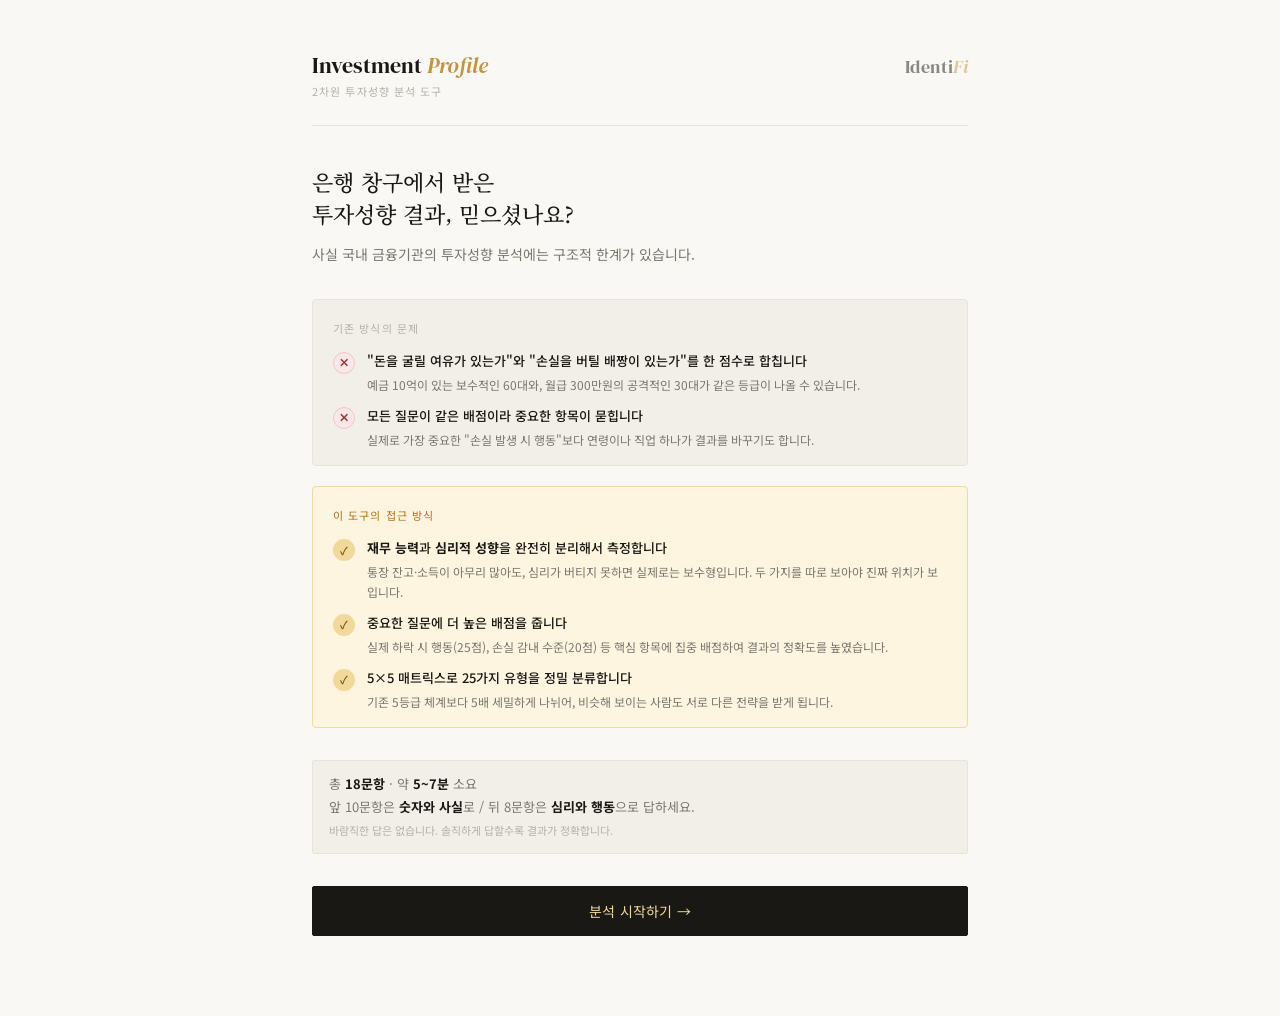
<file: public/investment-profile/index.html>
﻿<!DOCTYPE html>
<html lang="ko">
<head>
<meta charset="UTF-8">
<meta name="viewport" content="width=device-width, initial-scale=1.0">
<title>IdentiFi — 투자성향 분석</title>
<link href="https://fonts.googleapis.com/css2?family=Noto+Serif+KR:wght@300;400;500;600&family=Noto+Sans+KR:wght@300;400;500&family=DM+Serif+Display:ital@0;1&display=swap" rel="stylesheet">
<style>
:root {
  --ink: #1a1814; --ink-2: #3d3a35; --ink-3: #7a776f; --ink-4: #b5b2a9;
  --paper: #faf8f4; --paper-2: #f2efe9; --paper-3: #e8e4db;
  --gold: #c4933f; --gold-light: #f0d99a; --gold-pale: #fdf5e0;
  --teal: #2a7c6f; --blue: #2b5ea7; --amber: #b86e1a; --red: #943030;
  --red-light: #fae8e8; --radius: 2px; --radius-lg: 4px;
}
*{margin:0;padding:0;box-sizing:border-box}
body{background:var(--paper);color:var(--ink);font-family:'Noto Sans KR',sans-serif;font-size:15px;line-height:1.6;min-height:100vh}
.page{max-width:720px;margin:0 auto;padding:3rem 2rem 5rem}
.site-header{border-bottom:1px solid var(--paper-3);padding-bottom:1.5rem;margin-bottom:2.5rem;display:flex;align-items:baseline;justify-content:space-between}
.site-logo{font-family:'DM Serif Display',serif;font-size:22px;color:var(--ink)}
.site-logo span{color:var(--gold);font-style:italic}
.site-sub{font-size:11px;color:var(--ink-4);letter-spacing:.1em;text-transform:uppercase}
.progress-section{margin-bottom:2.5rem}
.progress-meta{display:flex;justify-content:space-between;align-items:baseline;margin-bottom:.6rem}
.progress-label{font-size:11px;letter-spacing:.12em;text-transform:uppercase;color:var(--ink-3)}
.progress-count{font-size:13px;color:var(--ink-3)}
.progress-track{height:2px;background:var(--paper-3);border-radius:1px;overflow:hidden}
.progress-fill{height:100%;background:var(--gold);border-radius:1px;transition:width .5s cubic-bezier(.4,0,.2,1)}
.section-eyebrow{font-size:10px;letter-spacing:.2em;text-transform:uppercase;color:var(--gold);margin-bottom:.4rem;font-weight:500}
.section-heading{font-family:'Noto Serif KR',serif;font-size:20px;font-weight:500;color:var(--ink);margin-bottom:.5rem}
.section-desc{font-size:13px;color:var(--ink-3);line-height:1.7;margin-bottom:2rem;padding-left:.75rem;border-left:2px solid var(--paper-3)}
.q-meta{display:flex;align-items:center;gap:.6rem;margin-bottom:.5rem}
.q-number{font-size:11px;color:var(--ink-4);letter-spacing:.1em}
.q-weight{font-size:10px;background:var(--paper-2);border:1px solid var(--paper-3);border-radius:2px;padding:.15rem .45rem;color:var(--ink-3)}
.q-text{font-family:'Noto Serif KR',serif;font-size:17px;font-weight:400;color:var(--ink);line-height:1.55;margin-bottom:1.5rem}
.scale-legend{display:flex;justify-content:space-between;font-size:10px;color:var(--ink-4);letter-spacing:.06em;margin-bottom:.5rem;text-transform:uppercase}
.scale-grid{display:grid;grid-template-columns:repeat(5,1fr);gap:8px;margin-bottom:2rem}
.scale-btn{background:var(--paper);border:1px solid var(--paper-3);border-radius:var(--radius);padding:.75rem .4rem .6rem;cursor:pointer;text-align:center;transition:all .18s ease;display:flex;flex-direction:column;align-items:center;gap:5px}
.scale-btn:hover{border-color:var(--gold);background:var(--gold-pale)}
.scale-btn.selected{background:var(--ink);border-color:var(--ink)}
.scale-btn .num{font-size:18px;font-family:'DM Serif Display',serif;color:var(--ink-3);line-height:1;transition:color .18s}
.scale-btn.selected .num{color:var(--gold)}
.scale-btn .hint{font-size:10px;color:var(--ink-4);line-height:1.35;transition:color .18s;word-break:keep-all}
.scale-btn.selected .hint{color:rgba(255,255,255,.6)}
.nav-row{display:flex;gap:10px;align-items:center}
.btn{padding:.65rem 1.5rem;border-radius:var(--radius);cursor:pointer;font-size:13px;font-family:'Noto Sans KR',sans-serif;font-weight:400;transition:all .18s;letter-spacing:.02em}
.btn-outline{background:transparent;border:1px solid var(--paper-3);color:var(--ink-3)}
.btn-outline:hover{border-color:var(--ink-3);color:var(--ink)}
.btn-outline:disabled{opacity:.3;cursor:not-allowed}
.btn-primary{background:var(--ink);border:1px solid var(--ink);color:var(--gold-light);flex:1;text-align:center}
.btn-primary:hover{background:var(--ink-2)}
.btn-primary:disabled{opacity:.3;cursor:not-allowed}
.btn-ghost{background:transparent;border:1px solid var(--paper-3);color:var(--ink-3);width:100%;padding:.7rem;text-align:center;margin-top:.75rem}
.btn-ghost:hover{border-color:var(--ink-3);color:var(--ink)}
.result-top{border-bottom:1px solid var(--paper-3);padding-bottom:2rem;margin-bottom:2rem}
.result-type-label{font-size:10px;letter-spacing:.18em;text-transform:uppercase;color:var(--gold);margin-bottom:.5rem}
.result-name{font-family:'DM Serif Display',serif;font-size:36px;color:var(--ink);line-height:1.2;margin-bottom:.75rem}
.result-badges{display:flex;gap:.5rem;flex-wrap:wrap;margin-bottom:1rem}
.result-badge{display:inline-flex;align-items:center;gap:.4rem;font-size:11px;letter-spacing:.08em;padding:.3rem .8rem;border-radius:1px}
.badge-dark{background:var(--ink);color:var(--gold-light)}
.result-desc{font-family:'Noto Serif KR',serif;font-size:15px;color:var(--ink-2);line-height:1.75}
.score-row{display:grid;grid-template-columns:1fr 1fr 1fr;gap:10px;margin-bottom:2rem}
.score-card{background:var(--paper-2);border:1px solid var(--paper-3);border-radius:var(--radius);padding:1rem;text-align:center}
.sc-label{font-size:10px;color:var(--ink-4);letter-spacing:.08em;text-transform:uppercase;margin-bottom:.3rem}
.sc-value{font-family:'DM Serif Display',serif;font-size:28px;line-height:1;margin-bottom:.2rem}
.sc-grade{font-size:11px;font-weight:500;padding:.2rem .5rem;border-radius:2px;display:inline-block;margin-bottom:.2rem}
.sc-sub{font-size:10px;color:var(--ink-4)}
.gap-warning{background:var(--red-light);border:1px solid #f5c5c5;border-left:3px solid var(--red);border-radius:0 var(--radius-lg) var(--radius-lg) 0;padding:1rem 1.15rem;margin-bottom:1.5rem}
.gap-warning .adv-label{font-size:10px;font-weight:500;letter-spacing:.12em;text-transform:uppercase;color:var(--red);margin-bottom:.4rem}
.gap-warning .adv-text{font-size:13px;color:#5a1f1f;line-height:1.7}
.advisory{background:var(--gold-pale);border:1px solid #f0d99a;border-left:3px solid var(--gold);border-radius:0 var(--radius-lg) var(--radius-lg) 0;padding:1rem 1.15rem;margin-bottom:1.5rem}
.adv-label{font-size:10px;font-weight:500;letter-spacing:.12em;text-transform:uppercase;color:var(--amber);margin-bottom:.4rem}
.adv-text{font-size:13px;color:var(--ink-2);line-height:1.7}
.dim-note{background:#e8f0fe;border:1px solid #c5d8f8;border-left:3px solid var(--blue);border-radius:0 var(--radius-lg) var(--radius-lg) 0;padding:1rem 1.15rem;margin-bottom:1.5rem}
.dim-note .adv-label{color:var(--blue)}
.dim-note .adv-text{color:#1a3a6e}
.matrix-section{margin-bottom:2rem}
.block-label{font-size:10px;letter-spacing:.15em;text-transform:uppercase;color:var(--ink-4);margin-bottom:.9rem}
.matrix-axes{font-size:10px;color:var(--ink-4);margin-bottom:.5rem}
.matrix-scroll{overflow-x:auto}
.matrix-table{width:100%;border-collapse:collapse;font-size:11px;min-width:400px}
.matrix-table th{font-size:9px;font-weight:400;color:var(--ink-4);padding:.3rem .25rem .5rem;text-align:center;border-bottom:1px solid var(--paper-3)}
.row-header{font-size:9px;color:var(--ink-4);white-space:nowrap;padding-right:.4rem;text-align:right;vertical-align:middle;font-weight:400}
.m-cell{padding:.4rem .15rem;text-align:center;border:1px solid var(--paper-3);vertical-align:middle;cursor:default}
.m-cell .ck{font-size:9px;font-weight:500;margin-bottom:1px}
.m-cell .cn{font-size:8px;line-height:1.3}
.m-cell.active-cell{outline:2px solid var(--gold);outline-offset:1px}

/* ── 전략적/전술적 자산배분 섹션 ── */
.alloc-section{margin-bottom:2rem}
.alloc-strategy{background:var(--paper-2);border:1px solid var(--paper-3);border-radius:var(--radius-lg);overflow:hidden;margin-bottom:1rem}
.alloc-strategy-header{padding:.75rem 1rem;border-bottom:1px solid var(--paper-3);display:flex;align-items:baseline;justify-content:space-between}
.alloc-strategy-title{font-size:11px;letter-spacing:.12em;text-transform:uppercase;color:var(--ink-3);font-weight:500}
.alloc-strategy-note{font-size:10px;color:var(--ink-4)}
.alloc-body{padding:.85rem 1rem}
.alloc-big-row{display:flex;align-items:center;gap:12px;margin-bottom:.75rem}
.alloc-big-label{font-size:13px;color:var(--ink-2);width:70px;flex-shrink:0;font-weight:500}
.alloc-big-track{flex:1;height:14px;background:var(--paper-3);border-radius:1px;overflow:hidden;position:relative}
.alloc-big-fill{height:14px;border-radius:1px;transition:width .8s cubic-bezier(.4,0,.2,1)}
.alloc-big-pct{font-size:14px;font-weight:500;color:var(--ink);width:36px;text-align:right}

.tactical-section{background:var(--paper-2);border:1px solid var(--paper-3);border-radius:var(--radius-lg);overflow:hidden;margin-bottom:2rem}
.tactical-header{padding:.75rem 1rem;border-bottom:1px solid var(--paper-3);display:flex;align-items:baseline;justify-content:space-between}
.tactical-title{font-size:11px;letter-spacing:.12em;text-transform:uppercase;color:var(--ink-3);font-weight:500}
.tactical-body{padding:.85rem 1rem}
.tactical-row{display:flex;align-items:center;gap:10px;margin-bottom:.6rem}
.tactical-row:last-child{margin-bottom:0}
.tactical-label{font-size:12px;color:var(--ink-2);width:70px;flex-shrink:0}
.tactical-bar-wrap{flex:1;position:relative;height:28px;display:flex;align-items:center}
.tactical-center-line{position:absolute;left:50%;top:0;bottom:0;width:1px;background:var(--paper-3)}
.tactical-base-mark{position:absolute;left:50%;top:4px;bottom:4px;width:3px;background:var(--ink-4);border-radius:1px;transform:translateX(-50%)}
.tactical-range-bar{position:absolute;height:10px;top:9px;border-radius:1px}
.tactical-plus-bar{left:50%;background:var(--teal);opacity:.55}
.tactical-minus-bar{right:50%;background:var(--red);opacity:.45}
.tactical-labels{display:flex;justify-content:space-between;font-size:10px;color:var(--ink-4);margin-top:2px}
.tactical-nums{font-size:11px;color:var(--ink-3);white-space:nowrap}
.tactical-legend{display:flex;gap:12px;margin-top:.85rem;padding-top:.65rem;border-top:1px solid var(--paper-3)}
.t-leg-item{display:flex;align-items:center;gap:5px;font-size:10px;color:var(--ink-4)}
.t-leg-dot{width:10px;height:10px;border-radius:1px}
.alloc-tactical-wrap{margin-bottom:2rem}
.alloc-tactical-wrap .alloc-section{margin-bottom:0}
.alloc-tactical-wrap .tactical-section{margin-bottom:0}
.tactical-outer{display:flex;flex-direction:column}

.checklist{list-style:none;margin-bottom:2rem}
.checklist li{display:flex;align-items:flex-start;gap:.7rem;font-size:13px;color:var(--ink-2);line-height:1.65;padding:.55rem 0;border-bottom:1px solid var(--paper-3)}
.checklist li:last-child{border-bottom:none}
.check-icon{width:16px;height:16px;border-radius:50%;background:var(--teal);display:flex;align-items:center;justify-content:center;flex-shrink:0;margin-top:2px}
.check-icon::after{content:'';width:6px;height:4px;border-left:1.5px solid #fff;border-bottom:1.5px solid #fff;transform:rotate(-45deg) translateY(-1px);display:block}
.re-section{margin-bottom:2rem}
.re-intro{font-size:13px;color:var(--ink-3);line-height:1.7;margin-bottom:1rem;padding:.75rem 1rem;background:var(--paper-2);border-radius:var(--radius);border:1px solid var(--paper-3)}
.re-intro strong{color:var(--ink-2);font-weight:500}
.re-tabs{display:flex;gap:6px;margin-bottom:1rem}
.re-tab{flex:1;padding:.5rem .4rem;border:1px solid var(--paper-3);border-radius:var(--radius);background:var(--paper);cursor:pointer;text-align:center;font-size:11px;color:var(--ink-3);transition:all .18s;line-height:1.35}
.re-tab:hover{border-color:var(--gold);color:var(--ink)}
.re-tab.active{background:var(--ink);border-color:var(--ink);color:var(--gold-light)}
.re-tab .re-tab-label{display:block;font-weight:500;margin-bottom:1px}
.re-tab .re-tab-range{display:block;font-size:10px;opacity:.75}
.re-panel{display:none}
.re-panel.active{display:block}
.re-card{border:1px solid var(--paper-3);border-radius:var(--radius-lg);overflow:hidden;margin-bottom:.75rem}
.re-card-head{padding:.75rem 1rem;display:flex;align-items:center;gap:.6rem}
.re-card-icon{width:28px;height:28px;border-radius:50%;display:flex;align-items:center;justify-content:center;font-size:13px;flex-shrink:0}
.re-card-title{font-size:13px;font-weight:500;color:var(--ink)}
.re-card-sub{font-size:11px;color:var(--ink-3)}
.re-card-body{padding:.75rem 1rem;border-top:1px solid var(--paper-3)}
.re-card-body p{font-size:13px;color:var(--ink-2);line-height:1.65;margin-bottom:.5rem}
.re-card-body p:last-child{margin-bottom:0}
.re-highlight{background:var(--gold-pale);border-left:2px solid var(--gold);padding:.5rem .75rem;border-radius:0 var(--radius) var(--radius) 0;font-size:12px;color:var(--amber);margin-top:.5rem;line-height:1.55}
.re-link{display:inline-block;margin-top:.4rem;font-size:11px;color:var(--blue);text-decoration:none;border-bottom:1px solid transparent}
.re-link:hover{border-color:var(--blue)}
.re-source{font-size:10px;color:var(--ink-4);margin-top:1rem;padding-top:.75rem;border-top:1px solid var(--paper-3);line-height:1.6}
.result-footer{border-top:1px solid var(--paper-3);padding-top:1.5rem;margin-top:2rem;font-size:11px;color:var(--ink-4);line-height:1.7;text-align:center}
.section-div{border:none;border-top:1px solid var(--paper-3);margin:1.75rem 0}
@keyframes fadeUp{from{opacity:0;transform:translateY(16px)}to{opacity:1;transform:translateY(0)}}
.fade-up{animation:fadeUp .45s cubic-bezier(.4,0,.2,1) both}
.fade-up-2{animation:fadeUp .45s cubic-bezier(.4,0,.2,1) .1s both}
.fade-up-3{animation:fadeUp .45s cubic-bezier(.4,0,.2,1) .2s both}
@media(max-width:540px){
  .page{padding:1.25rem 1rem 4rem}
  .result-name{font-size:26px}
  .sc-value{font-size:22px}
  .score-row{grid-template-columns:1fr 1fr 1fr;gap:6px}
  .sc-label{font-size:9px}
  .scale-grid{grid-template-columns:1fr;gap:7px}
  .scale-btn{flex-direction:row;align-items:center;padding:.65rem .85rem;text-align:left;gap:.75rem}
  .scale-btn .num{font-size:20px;width:28px;flex-shrink:0;text-align:center}
  .scale-btn .hint{display:block;font-size:12px;color:var(--ink-3);line-height:1.4;flex:1}
  .scale-btn.selected .hint{color:rgba(255,255,255,.8)}
  .scale-legend{display:none}
  .re-tabs{flex-direction:column;gap:6px}
  .re-tab{flex:none;display:flex;justify-content:space-between;align-items:center;padding:.6rem .85rem}
  .re-tab .re-tab-label{display:inline;margin-bottom:0}
  .re-tab .re-tab-range{display:inline;opacity:.6;margin-left:.5rem}
  .site-header{margin-bottom:2rem}
  .section-heading{font-size:17px}
  .q-text{font-size:15px}
}

/* ── 결과 탭 ── */
.result-tab-wrap{}
.result-tabs{display:flex;gap:8px;margin-bottom:2rem}
.result-tab{
  flex:1;display:flex;align-items:center;justify-content:center;gap:6px;
  padding:.65rem .75rem;border-radius:var(--radius);cursor:pointer;
  font-size:12px;font-family:'Noto Sans KR',sans-serif;font-weight:400;
  border:1px solid var(--paper-3);background:var(--paper);
  color:var(--ink-3);transition:all .2s;letter-spacing:.02em;
}
.result-tab:hover{border-color:var(--gold);color:var(--ink)}
.result-tab.active{background:var(--ink);border-color:var(--ink);color:var(--gold-light);font-weight:500}
.rtab-icon{font-size:14px}
.result-panel{display:none}
.result-panel.active{display:block}
.preview-intro{
  font-size:13px;color:var(--ink-3);line-height:1.75;
  padding:.75rem 1rem;background:var(--paper-2);
  border-radius:var(--radius);border:1px solid var(--paper-3);
  margin-bottom:1.5rem;
}
.preview-intro strong{color:var(--ink);font-weight:500}
.preview-cta{width:100%;padding:.85rem;font-size:14px;margin-top:1.5rem}

/* ── 인포그래픽 (크림/골드 무드) ── */
.ig-wrap{
  border:1px solid var(--paper-3);border-radius:var(--radius-lg);
  overflow:hidden;background:var(--paper);margin-bottom:1rem;
}
.ig-hero{
  background:var(--ink);padding:2rem 2rem 1.5rem;text-align:center;
}
.ig-sub{
  font-size:10px;color:var(--gold);letter-spacing:.2em;text-transform:uppercase;
  font-weight:500;margin-bottom:.5rem;
}
.ig-title{
  font-family:'DM Serif Display',serif;font-size:22px;color:#fff;line-height:1.35;
}
.ig-title span{color:var(--gold-light);font-style:italic}
.ig-note{
  margin-top:.85rem;font-size:11.5px;color:rgba(255,255,255,.48);line-height:1.65;
  border-top:1px solid rgba(255,255,255,.12);padding-top:.85rem;
}
.ig-stages{display:flex;gap:0;border-bottom:1px solid var(--paper-3)}
.ig-stage{
  flex:1;padding:1.25rem 1rem;border-right:1px solid var(--paper-3);
  background:var(--paper);
}
.ig-stage:last-child{border-right:none}
.ig-badge{
  display:inline-block;background:var(--ink);color:var(--gold-light);
  font-size:9.5px;font-weight:500;border-radius:1px;padding:2px 9px;
  letter-spacing:.08em;margin-bottom:.6rem;
}
.ig-stage-name{
  font-family:'Noto Serif KR',serif;font-size:14px;font-weight:500;
  color:var(--ink);margin-bottom:2px;
}
.ig-stage-sub{font-size:10px;color:var(--ink-4);margin-bottom:.75rem}
.ig-icon{font-size:22px;margin:0 0 .65rem}
.ig-bullets{list-style:none;padding:0;margin-bottom:0}
.ig-bullets li{
  font-size:10.5px;color:var(--ink-2);padding:2.5px 0 2.5px 13px;
  position:relative;line-height:1.45;
}
.ig-bullets li::before{
  content:'✓';position:absolute;left:0;color:var(--teal);font-size:9.5px;font-weight:500;
}
.ig-goal{
  margin-top:.85rem;background:var(--gold-pale);border:1px solid var(--gold-light);
  border-radius:var(--radius);padding:6px 8px;font-size:10px;
  color:var(--amber);text-align:center;font-weight:500;line-height:1.4;
}
.ig-mid{padding:1.5rem 1.5rem 0}
.ig-result-title{
  font-family:'Noto Serif KR',serif;font-size:14px;font-weight:500;
  color:var(--ink);margin-bottom:1.25rem;text-align:center;
}
.ig-result-title span{color:var(--gold)}
.ig-compare{display:flex;gap:12px;margin-bottom:1.25rem}
.ig-case{
  flex:1;border:1px solid var(--paper-3);border-radius:var(--radius-lg);
  overflow:hidden;background:var(--paper-2);
}
.ig-case-header{
  padding:.6rem .85rem;background:var(--paper-3);
  font-size:10px;color:var(--ink-3);font-weight:500;letter-spacing:.04em;
}
.ig-case-body{padding:.85rem}
.ig-case-loss{font-size:12px;font-weight:500;margin-bottom:.75rem}
.ig-case-loss.ok{color:var(--teal)}
.ig-case-loss.bad{color:var(--red)}
.ig-chart-wrap{
  background:var(--paper);border:1px solid var(--paper-3);border-radius:var(--radius);
  padding:8px 8px 5px;margin-bottom:.75rem;
}
.ig-metrics{display:flex;gap:6px;margin-bottom:.75rem}
.ig-metric{
  flex:1;text-align:center;background:var(--paper);
  border:1px solid var(--paper-3);border-radius:var(--radius);padding:6px 3px;
}
.ig-mi{font-size:13px;margin-bottom:2px}
.ig-ml{font-size:9px;color:var(--ink-4);line-height:1.3}
.ig-mv{font-size:9.5px;font-weight:500;margin-top:2px;line-height:1.3}
.ig-mv.ok{color:var(--teal)}
.ig-mv.bad{color:var(--red)}
.ig-case-result{
  text-align:center;font-size:10.5px;font-weight:500;
  border-radius:var(--radius);padding:6px;
}
.ig-case-result.ok{background:#e8f5e9;color:#1b5e20;border:1px solid #c8e6c9}
.ig-case-result.bad{background:var(--red-light);color:#7f1414;border:1px solid #f5c5c5}
.ig-footer{
  padding:1rem 1.5rem;background:var(--paper-2);
  border-top:1px solid var(--paper-3);
}
.ig-rel-note{
  font-size:11.5px;color:var(--ink-3);line-height:1.7;
  padding:.65rem .9rem;background:var(--gold-pale);
  border:1px solid var(--gold-light);border-radius:var(--radius);
  margin-bottom:.85rem;text-align:center;
}
.ig-rel-note strong{color:var(--amber)}
.ig-tagline{
  display:flex;align-items:flex-start;gap:.75rem;
  padding:.85rem 1rem;background:var(--ink);border-radius:var(--radius);
}
.ig-tagline-icon{font-size:16px;flex-shrink:0;margin-top:1px}
.ig-tagline-text{font-size:12px;color:rgba(255,255,255,.78);line-height:1.75}
.ig-tagline-text strong{color:var(--gold-light)}
@media(max-width:540px){
  .result-tabs{flex-direction:column}
  .ig-stages{flex-direction:column}
  .ig-stage{border-right:none;border-bottom:1px solid var(--paper-3)}
  .ig-stage:last-child{border-bottom:none}
  .ig-compare{flex-direction:column}
}

#print-wm{display:none}
@media print{
  @page{margin:10mm;size:A4}
  #print-wm{display:block!important;position:fixed;top:0;left:0;width:100%;height:100%;z-index:999999;pointer-events:none;background-image:url("data:image/svg+xml,%3Csvg xmlns='http://www.w3.org/2000/svg' width='520' height='360'%3E%3Ctext x='260' y='180' font-family='Georgia,serif' font-size='58' fill='rgba(196,147,63,0.08)' text-anchor='middle' dominant-baseline='middle' transform='rotate(-40,260,180)'%3EIdentiFi%3C/text%3E%3C/svg%3E");background-repeat:repeat;background-size:520px 360px;-webkit-print-color-adjust:exact;print-color-adjust:exact}
  html{-webkit-print-color-adjust:exact;print-color-adjust:exact}
  body{background:#fff;font-size:9px}
  .page{padding:0}
  /* 헤더 */
  .site-header{position:static!important;border-bottom:1px solid #ccc;padding:.25rem .85rem;margin-bottom:.25rem}
  .site-sub{display:none}
  /* 기본 숨김 */
  .result-tabs,.print-hide,.progress-section{display:none!important}
  #panel-preview{display:none!important}
  #panel-result{display:block!important}
  .result-tab-wrap,.fade-up,.fade-up-2,.fade-up-3{animation:none}
  /* 결과 상단 */
  .result-top{padding-bottom:.4rem;margin-bottom:.4rem}
  .result-name{font-size:22px}
  .result-desc{font-size:11px;line-height:1.5;margin-bottom:.5rem}
  .result-badges{margin-bottom:.4rem}
  .result-badge{font-size:9px;padding:.15rem .5rem}
  .result-type-label{font-size:9px;margin-bottom:.25rem}
  /* 점수 카드 */
  .score-row{gap:4px;margin-bottom:.4rem}
  .score-card{padding:.35rem}
  .sc-label{font-size:8.5px}
  .sc-value{font-size:18px}
  .sc-grade{font-size:9px;padding:.1rem .4rem}
  .sc-sub{font-size:8.5px}
  /* 괴리 경고 */
  .gap-warning,.advisory.fade-up-2{margin-bottom:.35rem;padding:.5rem .75rem}
  .gap-warning .adv-label,.advisory.fade-up-2 .adv-label{font-size:9px}
  .gap-warning .adv-text,.advisory.fade-up-2 .adv-text{font-size:10px;line-height:1.5}
  /* 구분선 */
  .section-div{margin:.3rem 0}
  /* 매트릭스 */
  .matrix-section{margin-bottom:.4rem}
  .block-label{font-size:8.5px;margin-bottom:.35rem}
  .matrix-axes{font-size:8px;margin-bottom:.3rem}
  .matrix-table{font-size:9px}
  .matrix-table th{padding:.2rem .15rem .3rem}
  .m-cell{padding:.2rem .1rem}
  .m-cell .ck{font-size:8px}
  .m-cell .cn{font-size:7px}
  /* 자산배분 — 인쇄 시 2/3+1/3 좌우 배치 */
  .alloc-tactical-wrap{display:flex;gap:8px;align-items:flex-start;margin-bottom:.4rem}
  .alloc-tactical-wrap .alloc-section{flex:2;min-width:0;margin-bottom:0}
  .alloc-tactical-wrap .tactical-outer{flex:1;min-width:0}
  .alloc-section,.tactical-section{margin-bottom:.4rem}
  .alloc-strategy-header,.tactical-header{padding:.35rem .75rem}
  .alloc-strategy-title,.tactical-title{font-size:9.5px}
  .alloc-strategy-note{font-size:8.5px}
  .alloc-body{padding:.35rem .75rem}
  .alloc-big-row{margin-bottom:.3rem}
  .alloc-big-label{font-size:11px;width:56px}
  .alloc-big-track{height:9px}
  .alloc-big-fill{height:9px}
  .alloc-big-pct{font-size:11px}
  .tactical-body{padding:.35rem .75rem}
  .tactical-row{margin-bottom:.25rem}
  .tactical-label{font-size:10px;width:56px}
  .tactical-bar-wrap{height:20px}
  .tactical-range-bar{height:7px;top:6px}
  .tactical-plus-bar{transform-origin:left center;transform:scaleX(5)}
  .tactical-minus-bar{transform-origin:right center;transform:scaleX(5)}
  .tactical-nums{font-size:9px}
  .alloc-legend{flex-direction:column!important;gap:.3rem!important}
  .tactical-legend{margin-top:.4rem;padding-top:.35rem;flex-direction:column;gap:3px}
  .t-leg-item{font-size:8.5px;gap:3px}
  /* 장기기대수익률 */
  #print-page1{page-break-after:always;display:flex;flex-direction:column;min-height:238mm}
  #returns-section{flex:1;display:flex;flex-direction:column;margin-bottom:0!important}
  #returns-box{flex:1;padding:1rem 1.1rem!important;display:flex;flex-direction:column;justify-content:space-between}
  /* 2페이지 — 전문가 조언·체크리스트 */
  .advisory{padding:.5rem .75rem;margin-bottom:.5rem}
  .advisory .adv-label{font-size:9px}
  .advisory .adv-text{font-size:10px;line-height:1.5}
  .checklist{margin-bottom:.65rem}
  .checklist li{font-size:10px;padding:.3rem 0;gap:.5rem}
  .check-icon{width:13px;height:13px;flex-shrink:0}
  /* 2페이지 — 부동산 섹션 */
  .re-tabs{display:none!important}
  #re-mid{display:none!important}
  #re-high,#re-low{display:block!important}
  .re-section{margin-top:1rem;padding-top:.75rem;border-top:1px solid #ddd}
  .re-section .block-label{margin-bottom:.5rem}
  .re-intro{font-size:10px;padding:.45rem .7rem;margin-bottom:.65rem}
  .re-card{margin-bottom:.45rem}
  .re-card-head{padding:.45rem .7rem}
  .re-card-body{padding:.45rem .7rem}
  .re-card-body p{font-size:10px}
  .re-card-title{font-size:11px}
  .re-card-sub{font-size:9.5px}
  .re-highlight{font-size:9.5px;padding:.35rem .55rem}
  .re-source{font-size:8.5px;margin-top:.45rem;padding-top:.45rem}
  /* 두 섹션 사이 구분 */
  .re-print-label{display:block!important;font-size:9.5px;font-weight:700;letter-spacing:.08em;text-transform:uppercase;color:#fff;background:var(--ink);padding:.45rem .85rem;margin-bottom:.65rem;border-radius:2px}
  #re-low{margin-top:1.75rem;padding-top:1.25rem;border-top:3px solid var(--paper-3)}
  /* 면책 고지 */
  .result-footer{margin-top:.75rem;padding-top:.6rem;font-size:8.5px;border-top:1px solid #ddd}
}
@media(max-width:768px){.mobile-hide{display:none!important}}
</style>
</head>
<body>
<div id="print-wm"></div>
<div class="page">
  <header class="site-header">
    <div>
      <div class="site-logo">Investment <span>Profile</span></div>
      <div class="site-sub">2차원 투자성향 분석 도구</div>
    </div>
    <div class="site-logo" style="font-size:18px;opacity:.5;letter-spacing:.02em">Identi<span>Fi</span></div>
  </header>
  <div id="app"></div>
</div>
<script>
/* ================================================================
   2차원 투자성향 분석 시스템 v3.0
   변경사항:
   · A축 등급 레이블: 1→최하, 2→하, 3→중, 4→상, 5→최상
   · 포트폴리오: 전략적 자산배분(위험자산/안전자산 2분류)
   · 전술적 자산배분: ±% 밴드 표시
================================================================ */

const sectionA = {
  key:'A', eyebrow:'A축 · 01 / 02',
  heading:'위험감수능력 (Risk Capacity)',
  desc:'객관적인 재무 상태를 측정합니다. 심리가 아닌 숫자와 사실로 답하세요. 소득의 안정성과 지속성, 자산 구조, 유동성을 종합적으로 평가합니다.',
  questions:[
    {text:'현재 주요 소득원의 안정성과 수준은?',
     hints:['무직·일용직·폐업 위기','프리랜서·계약직·불규칙 소득','중소기업 정규직','대기업 정규직','공무원·종신직·전문직·다수의 안정적 소득원']},
    {text:'현재 주요 노동소득이 앞으로 얼마나 지속될 것으로 예상하나요?',
     hints:['이미 은퇴 또는 노동소득 없음','1~3년 내 은퇴·소득 단절 예정','3~7년 내 은퇴·직업 전환 예상','10년 이상 유지 예상','20년 이상 유지 또는 소득 증가 예상']},
    {text:'노동소득이 끊기더라도 매월 들어올 것으로 예상되는 돈은 월 생활비의 몇 %를 충당할 것 같나요?',
     hints:['10% 미만 — 거의 없거나 전혀 예측 불가','10~30% — 일부만 충당','30~60% — 절반 수준','60~90% — 대부분 충당 가능','90% 이상 — 생활비 전액 또는 초과']},
    {text:'이 투자 자금을 묶어둘 수 있는 기간은?',
     hints:['1년 미만','1~3년','3~5년','5~10년','10년 이상']},
    {text:'전체 자산(부동산·금융자산·기타) 중 부채가 차지하는 비중은 어느 정도인가요?',
     hints:['80% 초과 — 자산 대부분이 빚','60~80% — 부채 부담이 매우 큰 편','40~60% — 부채와 자산이 비슷한 수준','20~40% — 자산 대비 부채가 적은 편','20% 미만 — 부채가 거의 없음']},
    {text:'현재 보유한 부채의 주된 성격은 무엇인가요? (부채 없으면 마지막 선택)',
     hints:['고금리 신용대출·카드론·현금서비스 위주','중금리 신용대출·마이너스통장 위주','주택담보대출 위주 — 변동금리','주택담보대출 위주 — 고정금리','부채 없음 또는 보증금·전월세 수준의 소액만']},
    {text:'비상금은 월 생활비 기준 몇 개월분인가요?',
     hints:['1개월 미만','1~2개월','3~5개월','6~11개월','1년 이상']},
    {text:'향후 5년 내 큰 지출 계획(주택 구입, 자녀 교육 등)의 규모는?',
     hints:['연소득 초과 지출 예정','연소득의 50~100%','연소득의 20~50%','연소득의 20% 미만','없음 또는 이미 준비 완료']},
    {text:'근로소득 외 현금흐름 자산(배당, 임대료, 사업소득 등)의 규모는?',
     hints:['없음 (근로소득만)','소득의 10% 미만','소득의 10~30%','소득의 30~50%','자본·임대소득이 근로소득과 유사하거나 초과']},
    {text:'전적으로 부양해야 할 가족(배우자, 미성년 자녀, 부모)은?',
     hints:['4인 이상','3인','2인','1인','없음 (본인만)']}
  ]
};

const sectionB = {
  key:'B', eyebrow:'B축 · 02 / 02',
  heading:'위험수용성향 (Risk Tolerance)',
  desc:'심리적 성향과 실제 투자 행동 패턴을 측정합니다. 바람직한 답이 아니라 실제로 그렇게 행동할 것 같은 답을 선택하세요.',
  questions:[
    {text:'투자 자산이 –20% 하락한 것을 확인했습니다. 실제로 어떻게 행동할 것 같나요?',
     hints:['즉시 전량 매도하고 현금화','상당 부분 매도하여 손실 최소화','일단 지켜보며 관망','추가 매수를 조금 고려','적극적으로 추가 매수 (기회로 판단)']},
    {text:'원금의 몇 %까지 손실을 감내할 수 있나요? (충분한 시간이 주어진다면)',
     hints:['원금 손실 절대 불가 (0%)','5% 이내','10~20%','30~40%','50% 이상도 감수 가능']},
    {text:'기대하는 연간 수익률 목표는? (그에 따른 위험도 함께 고려해서)',
     hints:['시중 금리 수준 (원금 보전 우선)','금리+1~2% (안정 우선)','연 5~8% (시장 평균)','연 10~15% (변동성 감수)','연 20% 이상 (높은 위험 수용)']},
    {text:'경제 위기 뉴스가 쏟아지고 주변에서 "다 팔아야 한다"고 할 때 나는?',
     hints:['즉시 전부 안전 자산으로 이동','매우 불안해서 일부 매도','전문가 조언 찾고 기다림','동요하지 않고 유지','오히려 추가 매수 준비']},
    {text:'지금까지 직접 투자해 본 금융상품과 경험 수준은?',
     hints:['예적금·보험만 (경험 없음)','채권형 펀드·연금저축','주식·ETF 직접 투자','레버리지·해외 개별주·ELS','선물·옵션·코인·VC·구조화 상품']},
    {text:'투자 의사결정을 할 때 주로 어떻게 하나요?',
     hints:['전문가·지인에 전적 의존','남들이 좋다는 것 따라함','공부하지만 확신 부족','본인 분석·기준으로 결정','확고한 투자 철학·원칙 보유']},
    {text:'자금이 3~5년 묶여 현금화 불가 시 심리적 인내심은?',
     hints:['당장 불가하면 극도로 불안','1년이 한계','3년 정도는 버틸 수 있음','5년 이상 문제없음','목표 달성까지 기간 무관']},
    {text:'현재 보유한 총 금융자산 중 주식·펀드·ETF·ELS 등 투자성 자산의 비중은?',
     hints:['20% 미만 또는 없음 (예적금·보험 위주)','20~40%','40~60%','60~80%','80% 이상 (대부분 투자성 자산)']}
  ]
};

const sections=[sectionA,sectionB];

/* ──────────────────────────────────────────────
   A축 등급 레이블: 최하·하·중·상·최상
────────────────────────────────────────────── */
// 점수계산·등급·포트폴리오 로직 → 서버사이드 (/api/investment-profile)

// 포트폴리오 매트릭스 → 서버사이드 (/api/investment-profile)
const P_PLACEHOLDER={};

/* 매트릭스 배경색 */
const MBG=[
  ['#c8e8e2','#c8e8e2','#d4e2f5','#fdecd4','#fae8e8'],
  ['#c8e8e2','#d4e2f5','#d4e2f5','#fdecd4','#fae8e8'],
  ['#d4e2f5','#d4e2f5','#fdf5e0','#fdecd4','#fae8e8'],
  ['#fdf5e0','#fdf5e0','#fdecd4','#fae8e8','#f7c1c1'],
  ['#fdf5e0','#fdecd4','#fae8e8','#f7c1c1','#f09595']
];

let state={phase:'intro',sectionIdx:0,qIdx:0,answers:{A:[],B:[]},profileResult:null};

function render(){
  const app=document.getElementById('app');
  if(state.phase==='intro')renderIntro(app);
  else if(state.phase==='survey')renderSurvey(app);
  else renderResult(app);
}

function renderIntro(app){
  app.innerHTML=`
    <div class="fade-up">
      <div style="margin-bottom:2rem">
        <div style="font-family:'Noto Serif KR',serif;font-size:22px;font-weight:500;color:var(--ink);line-height:1.45;margin-bottom:.75rem">
          은행 창구에서 받은<br>투자성향 결과, 믿으셨나요?
        </div>
        <div style="font-size:14px;color:var(--ink-3);line-height:1.8">
          사실 국내 금융기관의 투자성향 분석에는 구조적 한계가 있습니다.
        </div>
      </div>
      <div style="background:var(--paper-2);border:1px solid var(--paper-3);border-radius:var(--radius-lg);padding:1.25rem 1.25rem 1rem;margin-bottom:1.25rem">
        <div style="font-size:11px;color:var(--ink-4);letter-spacing:.1em;text-transform:uppercase;margin-bottom:.85rem">기존 방식의 문제</div>
        <div style="display:flex;flex-direction:column;gap:.75rem">
          <div style="display:flex;align-items:flex-start;gap:.75rem">
            <div style="width:22px;height:22px;border-radius:50%;background:var(--red-light);border:1px solid #f5c5c5;display:flex;align-items:center;justify-content:center;flex-shrink:0;margin-top:1px;font-size:11px;color:var(--red);font-weight:500">✕</div>
            <div>
              <div style="font-size:13px;font-weight:500;color:var(--ink);margin-bottom:.2rem">"돈을 굴릴 여유가 있는가"와 "손실을 버틸 배짱이 있는가"를 한 점수로 합칩니다</div>
              <div style="font-size:12px;color:var(--ink-3);line-height:1.6">예금 10억이 있는 보수적인 60대와, 월급 300만원의 공격적인 30대가 같은 등급이 나올 수 있습니다.</div>
            </div>
          </div>
          <div style="display:flex;align-items:flex-start;gap:.75rem">
            <div style="width:22px;height:22px;border-radius:50%;background:var(--red-light);border:1px solid #f5c5c5;display:flex;align-items:center;justify-content:center;flex-shrink:0;margin-top:1px;font-size:11px;color:var(--red);font-weight:500">✕</div>
            <div>
              <div style="font-size:13px;font-weight:500;color:var(--ink);margin-bottom:.2rem">모든 질문이 같은 배점이라 중요한 항목이 묻힙니다</div>
              <div style="font-size:12px;color:var(--ink-3);line-height:1.6">실제로 가장 중요한 "손실 발생 시 행동"보다 연령이나 직업 하나가 결과를 바꾸기도 합니다.</div>
            </div>
          </div>
        </div>
      </div>
      <div style="background:var(--gold-pale);border:1px solid #f0d99a;border-radius:var(--radius-lg);padding:1.25rem 1.25rem 1rem;margin-bottom:2rem">
        <div style="font-size:11px;color:var(--amber);letter-spacing:.1em;text-transform:uppercase;margin-bottom:.85rem">이 도구의 접근 방식</div>
        <div style="display:flex;flex-direction:column;gap:.75rem">
          <div style="display:flex;align-items:flex-start;gap:.75rem">
            <div style="width:22px;height:22px;border-radius:50%;background:#f0d99a;display:flex;align-items:center;justify-content:center;flex-shrink:0;margin-top:1px;font-size:11px;color:#7a4a00;font-weight:500">✓</div>
            <div>
              <div style="font-size:13px;font-weight:500;color:var(--ink);margin-bottom:.2rem"><strong>재무 능력</strong>과 <strong>심리적 성향</strong>을 완전히 분리해서 측정합니다</div>
              <div style="font-size:12px;color:var(--ink-3);line-height:1.6">통장 잔고·소득이 아무리 많아도, 심리가 버티지 못하면 실제로는 보수형입니다. 두 가지를 따로 보아야 진짜 위치가 보입니다.</div>
            </div>
          </div>
          <div style="display:flex;align-items:flex-start;gap:.75rem">
            <div style="width:22px;height:22px;border-radius:50%;background:#f0d99a;display:flex;align-items:center;justify-content:center;flex-shrink:0;margin-top:1px;font-size:11px;color:#7a4a00;font-weight:500">✓</div>
            <div>
              <div style="font-size:13px;font-weight:500;color:var(--ink);margin-bottom:.2rem">중요한 질문에 더 높은 배점을 줍니다</div>
              <div style="font-size:12px;color:var(--ink-3);line-height:1.6">실제 하락 시 행동(25점), 손실 감내 수준(20점) 등 핵심 항목에 집중 배점하여 결과의 정확도를 높였습니다.</div>
            </div>
          </div>
          <div style="display:flex;align-items:flex-start;gap:.75rem">
            <div style="width:22px;height:22px;border-radius:50%;background:#f0d99a;display:flex;align-items:center;justify-content:center;flex-shrink:0;margin-top:1px;font-size:11px;color:#7a4a00;font-weight:500">✓</div>
            <div>
              <div style="font-size:13px;font-weight:500;color:var(--ink);margin-bottom:.2rem">5×5 매트릭스로 25가지 유형을 정밀 분류합니다</div>
              <div style="font-size:12px;color:var(--ink-3);line-height:1.6">기존 5등급 체계보다 5배 세밀하게 나뉘어, 비슷해 보이는 사람도 서로 다른 전략을 받게 됩니다.</div>
            </div>
          </div>
        </div>
      </div>
      <div style="font-size:13px;color:var(--ink-3);line-height:1.75;margin-bottom:2rem;padding:.75rem 1rem;background:var(--paper-2);border-radius:var(--radius);border:1px solid var(--paper-3)">
        총 <strong style="color:var(--ink)">18문항</strong> · 약 <strong style="color:var(--ink)">5~7분</strong> 소요<br>
        앞 10문항은 <strong style="color:var(--ink)">숫자와 사실</strong>로 / 뒤 8문항은 <strong style="color:var(--ink)">심리와 행동</strong>으로 답하세요.<br>
        <span style="font-size:11px;color:var(--ink-4)">바람직한 답은 없습니다. 솔직하게 답할수록 결과가 정확합니다.</span>
      </div>
      <button class="btn btn-primary" style="width:100%;padding:.85rem;font-size:14px" onclick="startSurvey()">분석 시작하기 →</button>
    </div>`;
}

function startSurvey(){state.phase='survey';render();}

function renderSurvey(app){
  const sec=sections[state.sectionIdx];
  const q=sec.questions[state.qIdx];
  const totalQ=18;
  const aLen=sectionA.questions.length;
  const doneQ=state.sectionIdx===0 ? state.qIdx : aLen+state.qIdx;
  const progress=Math.round(doneQ/totalQ*100);
  const ans=state.answers[sec.key][state.qIdx];
  const qPerSec=sec.questions.length;
  app.innerHTML=`
    <div class="progress-section fade-up">
      <div class="progress-meta">
        <span class="progress-label">${sec.eyebrow}</span>
        <span class="progress-count">${doneQ+1} / ${totalQ}</span>
      </div>
      <div class="progress-track"><div class="progress-fill" style="width:${progress}%"></div></div>
    </div>
    <div class="fade-up-2">
      <div class="section-eyebrow">${sec.key}축 — ${sec.key==='A'?'위험감수능력':'위험수용성향'}</div>
      <div class="section-heading">${sec.heading}</div>
      <div class="section-desc">${sec.desc}</div>
    </div>
    <div class="fade-up-3">
      <div class="q-meta">
        <span class="q-number">질문 ${state.qIdx+1} / ${qPerSec}</span>
        
      </div>
      <div class="q-text">${q.text}</div>
      <div class="scale-legend"><span>← ${sec.key==='A'?'능력 낮음':'보수적'}</span><span>${sec.key==='A'?'능력 높음':'공격적'} →</span></div>
      <div class="scale-grid">
        ${[1,2,3,4,5].map(i=>`
          <button class="scale-btn${ans===i?' selected':''}" onclick="selectAnswer(${i})">
            <span class="num">${i}</span>
            <span class="hint">${q.hints[i-1]}</span>
          </button>`).join('')}
      </div>
      <div class="nav-row">
        <button class="btn btn-outline" onclick="goBack()" ${doneQ===0?'disabled':''}>← 이전</button>
        <button class="btn btn-primary" id="btn-next" onclick="goNext()" ${ans==null?'disabled':''}>
          ${doneQ===totalQ-1?'결과 보기':'다음 →'}
        </button>
      </div>
    </div>`;
}

function selectAnswer(val){
  const sec=sections[state.sectionIdx];
  state.answers[sec.key][state.qIdx]=val;
  document.querySelectorAll('.scale-btn').forEach((btn,i)=>{
    btn.classList.toggle('selected',i+1===val);
  });
  document.getElementById('btn-next').disabled=false;
}

function goNext(){
  const sec=sections[state.sectionIdx];
  if(state.answers[sec.key][state.qIdx]==null)return;
  if(state.qIdx<sec.questions.length-1){state.qIdx++;}
  else if(state.sectionIdx<sections.length-1){state.sectionIdx++;state.qIdx=0;}
  else{
    const app=document.getElementById('app');
    app.innerHTML='<div style="text-align:center;padding:3rem 1rem;font-size:15px;color:var(--ink-3)">분석 중...</div>';
    fetch('/api/investment-profile',{method:'POST',headers:{'Content-Type':'application/json'},body:JSON.stringify({answersA:state.answers.A,answersB:state.answers.B})})
      .then(r=>r.json())
      .then(result=>{state.profileResult=result;state.phase='result';render();})
      .catch(()=>{alert('분석 중 오류가 발생했습니다. 잠시 후 다시 시도해 주세요.');});
    return;
  }
  render();
}

function goBack(){
  if(state.qIdx>0){state.qIdx--;}
  else if(state.sectionIdx>0){state.sectionIdx--;state.qIdx=sections[state.sectionIdx].questions.length-1;}
  else{state.phase='intro';}
  render();
}

function renderResult(app){
  const pr=state.profileResult;
  if(!pr){app.innerHTML='<div style="text-align:center;padding:3rem 1rem;font-size:15px;color:var(--ink-3)">결과를 불러오는 중...</div>';return;}
  const{aScore,bScore,aG,bG,finalG,gapType,pKey,diff,portfolio:p,gradeColors,aGradeLabels,bGradeNames}=pr;
  const gc=gradeColors[finalG];
  const gcA=gradeColors[aG];
  const gcB=gradeColors[bG];

  /* 5x5 매트릭스 — A축 레이블: 최하·하·중·상·최상 */
  const aRowLabels=['최상','상','중','하','최하'];
  const matHTML=`
    <table class="matrix-table">
      <thead><tr>
        <th style="text-align:right;padding-right:.4rem;font-size:8px">능력↓ 성향→</th>
        ${[1,2,3,4,5].map(b=>`<th>B${b}<br><span style="font-size:7px;opacity:.7">${['안정','안정추구','중립','적극','공격'][b-1]}</span></th>`).join('')}
      </tr></thead>
      <tbody>
        ${[5,4,3,2,1].map((a,ri)=>`
          <tr>
            <td class="row-header">A${a}<br><span style="font-size:8px;opacity:.85;font-weight:500">${aRowLabels[ri]}</span></td>
            ${[1,2,3,4,5].map((b,ci)=>{
              const isActive=a===aG&&b===bG;
              const bg=isActive?'#1a1814':MBG[ri][ci];
              return`<td class="m-cell${isActive?' active-cell':''}" style="background:${bg}">
                <div class="ck" style="color:${isActive?'#f0d99a':'#3d3a35'}">${a}-${b}</div>
                <div class="cn" style="color:${isActive?'rgba(255,255,255,.65)':'#7a776f'}">${bGradeNames[b].replace('형','').replace('추구','')}</div>
              </td>`;
            }).join('')}
          </tr>`).join('')}
      </tbody>
    </table>`;

  /* 괴리 메시지 */
  let gapHTML='';
  if(diff>=2){
    if(bG>aG){
      gapHTML=`<div class="gap-warning fade-up-2">
        <div class="adv-label">⚠ Kitces 원칙 적용 — 성향이 능력을 ${diff}등급 초과</div>
        <div class="adv-text">심리적으로는 <strong>${bGradeNames[bG]}</strong>이지만 실제 재무 능력은 <strong>${aGradeLabels[aG]}(A${aG})</strong> 수준입니다.<br>
        마음은 용맹하나 가계의 방패가 얇습니다. 실제 운용은 <strong>A${aG}등급(위험감수능력 ${aGradeLabels[aG]})</strong> 기준으로 보수적으로 조정하고, 재무 기반을 강화한 후 단계적으로 공격성을 높여가세요.</div>
      </div>`;
    } else {
      gapHTML=`<div class="advisory fade-up-2">
        <div class="adv-label">재무 능력이 성향을 ${diff}등급 초과</div>
        <div class="adv-text">재무 기반은 <strong>${aGradeLabels[aG]}(A${aG})</strong> 수준이지만 심리는 <strong>${bGradeNames[bG]}</strong>에 머물러 있습니다.<br>
        능력에 비해 지나치게 보수적으로 운용하면 인플레이션에 의해 실질 자산이 침식됩니다. 투자 교육과 소액 경험을 통해 성향을 점진적으로 넓혀가세요.</div>
      </div>`;
    }
  }

  /* ── 전략적 자산배분 바 ── */
  const risky=p.strategic.risky;
  const safe=p.strategic.safe;
  const tRisky=p.tactical.risky;
  const tSafe=p.tactical.safe;
  const tRiskyDown=p.tactical.riskyDown||tRisky;
  const riskyColor='#943030';
  const safeColor='#2a7c6f';

  /* 전술적 바 너비 계산 (50%가 0선) */
  const tacRiskyPct=tRisky/2; /* 전체 바 중 % */
  const tacRiskyDownPct=tRiskyDown/2;
  const tacSafePct=tSafe/2;

  app.innerHTML=`
    <div class="result-tab-wrap fade-up">
      <div class="result-tabs">
        <button class="result-tab active" id="tab-preview" onclick="switchTab('preview')">
          <span class="rtab-icon">📄</span> 투자전략 참고자료
        </button>
        <button class="result-tab" id="tab-result" onclick="switchTab('result')">
          <span class="rtab-icon">📊</span> 나의 분석 결과 보기
        </button>
      </div>

      <!-- 인포그래픽 패널 -->
      <div id="panel-preview" class="result-panel active">
        <div class="preview-intro">
          아래 자료는 <strong>자산 규모에 따른 투자 전략 변화</strong>를 설명합니다.<br>
          분석 결과를 보기 전, 먼저 확인해 보세요.
        </div>

        <div class="ig-wrap">
          <div class="ig-hero">
            <div class="ig-sub">Investment Strategy Guide</div>
            <div class="ig-title">자산이 커질수록 <span>투자 전략도 달라져야</span> 합니다</div>
            <div class="ig-note">익숙한 전략을 그대로 반복하면, 자산이 커질수록 회복도 어려워지고 인생 전체가 흔들릴 수 있습니다.</div>
          </div>

          <div class="ig-stages">
            <div class="ig-stage">
              <div class="ig-badge">STAGE 1</div>
              <div class="ig-stage-name">자산 형성기</div>
              <div class="ig-stage-sub">공격적으로 자산 증식</div>
              <div class="ig-icon">🌱</div>
              <ul class="ig-bullets">
                <li>고위험·고수익 전략 가능</li>
                <li>레버리지, 테마, 단타도 시도</li>
                <li>잃어도 회복이 빠름</li>
              </ul>
              <div class="ig-goal">수익률 극대화 · 경험 축적</div>
            </div>
            <div class="ig-stage">
              <div class="ig-badge">STAGE 2</div>
              <div class="ig-stage-name">자산 증식 초기</div>
              <div class="ig-stage-sub">성장과 안정의 균형</div>
              <div class="ig-icon">⚖️</div>
              <ul class="ig-bullets">
                <li>분산 투자 시작</li>
                <li>하락에 대한 리스크 관리 필요</li>
                <li>변동성에 멘탈 흔들리기 시작</li>
              </ul>
              <div class="ig-goal">안정적인 성장 · 리스크 관리</div>
            </div>
            <div class="ig-stage">
              <div class="ig-badge">STAGE 3</div>
              <div class="ig-stage-name">자산 증식 성숙기</div>
              <div class="ig-stage-sub">보존이 핵심, 성장 보조</div>
              <div class="ig-icon">🔒</div>
              <ul class="ig-bullets">
                <li>원금 보존이 최우선</li>
                <li>큰 손실은 인생 계획 전체에 영향</li>
                <li>지속 가능한 현금흐름 중요</li>
              </ul>
              <div class="ig-goal">자산 보존 · 복리 유지 · 현금흐름</div>
            </div>
          </div>

          <div class="ig-mid">
            <div class="ig-result-title">같은 전략을 그대로 유지하면 생기는 <span>결과 차이</span></div>
            <div class="ig-compare">
              <div class="ig-case">
                <div class="ig-case-header">예시 1 — 자산 형성기 (3,000만원)</div>
                <div class="ig-case-body">
                  <div class="ig-case-loss ok">-50% 손실 → 1,500만원</div>
                  <div class="ig-chart-wrap">
                    <svg viewBox="0 0 280 72" xmlns="http://www.w3.org/2000/svg" style="width:100%;height:66px;display:block">
                      <defs><marker id="a1" viewBox="0 0 10 10" refX="8" refY="5" markerWidth="5" markerHeight="5" orient="auto-start-reverse"><path d="M2 1L8 5L2 9" fill="none" stroke="#2a7c6f" stroke-width="1.5" stroke-linecap="round" stroke-linejoin="round"/></marker></defs>
                      <text x="4" y="13" font-size="9.5" fill="#7a776f" font-family="Noto Sans KR,sans-serif">3,000만원</text>
                      <text x="4" y="51" font-size="9.5" fill="#943030" font-family="Noto Sans KR,sans-serif">1,500만원</text>
                      <text x="190" y="13" font-size="9.5" fill="#2a7c6f" font-family="Noto Sans KR,sans-serif">회복 가능!</text>
                      <line x1="212" y1="16" x2="220" y2="24" stroke="rgba(42,124,111,0.35)" stroke-width="0.8" stroke-dasharray="3,2"/>
                      <polyline points="12,20 105,44 218,22" fill="none" stroke="#2a7c6f" stroke-width="2" stroke-linecap="round" stroke-linejoin="round" marker-end="url(#a1)"/>
                      <circle cx="12" cy="20" r="3" fill="#2a7c6f"/>
                      <circle cx="105" cy="44" r="3" fill="#943030" opacity=".7"/>
                      <line x1="12" y1="57" x2="224" y2="57" stroke="#e8e4db" stroke-width="0.8"/>
                      <text x="12" y="68" font-size="8.5" fill="#b5b2a9" font-family="Noto Sans KR,sans-serif">투자 시작</text>
                      <text x="82" y="68" font-size="8.5" fill="#b5b2a9" font-family="Noto Sans KR,sans-serif">손실 발생</text>
                      <text x="178" y="68" font-size="8.5" fill="#b5b2a9" font-family="Noto Sans KR,sans-serif">1~2년 후</text>
                    </svg>
                  </div>
                  <div class="ig-metrics">
                    <div class="ig-metric"><div class="ig-mi">⏰</div><div class="ig-ml">회복 시간</div><div class="ig-mv ok">1~2년</div></div>
                    <div class="ig-metric"><div class="ig-mi">🧠</div><div class="ig-ml">심리 충격</div><div class="ig-mv ok">상대적 적음</div></div>
                    <div class="ig-metric"><div class="ig-mi">🎯</div><div class="ig-ml">인생 계획</div><div class="ig-mv ok">영향 제한적</div></div>
                  </div>
                  <div class="ig-case-result ok">다시 일어나기 쉽다</div>
                </div>
              </div>
              <div class="ig-case">
                <div class="ig-case-header">예시 2 — 자산 증식 성숙기 (5억원)</div>
                <div class="ig-case-body">
                  <div class="ig-case-loss bad">-50% 손실 → 2.5억원</div>
                  <div class="ig-chart-wrap">
                    <svg viewBox="0 0 280 72" xmlns="http://www.w3.org/2000/svg" style="width:100%;height:66px;display:block">
                      <defs><marker id="a2" viewBox="0 0 10 10" refX="8" refY="5" markerWidth="5" markerHeight="5" orient="auto-start-reverse"><path d="M2 1L8 5L2 9" fill="none" stroke="#943030" stroke-width="1.5" stroke-linecap="round" stroke-linejoin="round"/></marker></defs>
                      <text x="4" y="13" font-size="9.5" fill="#7a776f" font-family="Noto Sans KR,sans-serif">5억원</text>
                      <text x="4" y="57" font-size="9.5" fill="#943030" font-family="Noto Sans KR,sans-serif">2.5억원</text>
                      <text x="176" y="13" font-size="9.5" fill="#943030" font-family="Noto Sans KR,sans-serif">인생이</text>
                      <text x="160" y="24" font-size="9.5" fill="#943030" font-family="Noto Sans KR,sans-serif">흔들릴 수 있다!</text>
                      <line x1="198" y1="27" x2="212" y2="46" stroke="rgba(148,48,48,0.3)" stroke-width="0.8" stroke-dasharray="3,2"/>
                      <polyline points="12,20 105,48 218,54" fill="none" stroke="#943030" stroke-width="2" stroke-dasharray="5,3" stroke-linecap="round" stroke-linejoin="round" marker-end="url(#a2)"/>
                      <circle cx="12" cy="20" r="3" fill="#b5b2a9"/>
                      <circle cx="105" cy="48" r="3" fill="#943030" opacity=".7"/>
                      <line x1="12" y1="57" x2="224" y2="57" stroke="#e8e4db" stroke-width="0.8"/>
                      <text x="12" y="68" font-size="8.5" fill="#b5b2a9" font-family="Noto Sans KR,sans-serif">투자 시작</text>
                      <text x="82" y="68" font-size="8.5" fill="#b5b2a9" font-family="Noto Sans KR,sans-serif">손실 발생</text>
                      <text x="178" y="68" font-size="8.5" fill="#b5b2a9" font-family="Noto Sans KR,sans-serif">5년 이상</text>
                    </svg>
                  </div>
                  <div class="ig-metrics">
                    <div class="ig-metric"><div class="ig-mi">⏰</div><div class="ig-ml">회복 시간</div><div class="ig-mv bad">5년 이상</div></div>
                    <div class="ig-metric"><div class="ig-mi">🧠</div><div class="ig-ml">심리 충격</div><div class="ig-mv bad">불안·후회·두려움</div></div>
                    <div class="ig-metric"><div class="ig-mi">⚠️</div><div class="ig-ml">인생 계획</div><div class="ig-mv bad">모든 계획에 영향</div></div>
                  </div>
                  <div class="ig-case-result bad">회복도 어렵고, 인생 전체가 흔들린다</div>
                </div>
              </div>
            </div>
          </div>

          <div class="ig-footer">
            <div class="ig-rel-note">
              위 금액은 <strong>예시</strong>입니다. 단계 진입 시점은 소득·지출·가족 상황·목표에 따라 사람마다 다릅니다.<br>
              <strong>절대적인 숫자보다 지금 나의 자산 단계가 어디인지</strong>가 더 중요합니다.
            </div>
            <div class="ig-tagline">
              <div class="ig-tagline-icon">⭐</div>
              <div class="ig-tagline-text">투자의 목적은 <strong>'더 많이 버는 것'</strong>이 아니라 <strong>'잃지 않고, 오래, 꾸준히 가는 것'</strong>입니다.<br>자산이 커질수록 전략을 업그레이드하는 사람이 진짜 부를 지켜냅니다.</div>
            </div>
          </div>
        </div><!-- /ig-wrap -->

        <button class="btn btn-primary preview-cta" onclick="switchTab('result')">
          나의 분석 결과 보기 →
        </button>
      </div><!-- /panel-preview -->

      <!-- 결과 패널 -->
      <div id="panel-result" class="result-panel">
    <div class="print-hide" style="display:flex;justify-content:flex-end;margin-bottom:1.25rem">
      <button onclick="_mPrint(function(){var _t=document.title;document.title='IdentiFi_InvestmentProfile';window.print();document.title=_t;})" style="display:inline-flex;align-items:center;gap:.4rem;padding:.6rem 1.35rem;border-radius:2px;cursor:pointer;font-size:13px;font-family:'Noto Sans KR',sans-serif;font-weight:400;background:var(--ink);border:1px solid var(--ink);color:var(--gold-light);transition:all .18s;letter-spacing:.02em" onmouseover="this.style.background='var(--ink-2)'" onmouseout="this.style.background='var(--ink)'">🖨 인쇄 / 저장</button>
    </div>
    <div id="print-page1">
    <div class="result-top fade-up">
      <div class="result-type-label">2차원 투자성향 분석 결과</div>
      <div class="result-name">${p.name}</div>
      <div class="result-badges">
        <span class="result-badge badge-dark">${pKey} 유형</span>
        <span class="result-badge" style="background:${gc.bg};border:1px solid ${gc.border};color:${gc.text}">최종 운용: ${bGradeNames[finalG]}</span>
        <span class="result-badge" style="background:${gcA.bg};border:1px solid ${gcA.border};color:${gcA.text}">능력 ${aGradeLabels[aG]}</span>
        ${gapType!=='match'?`<span class="result-badge" style="background:#e8f0fe;border:1px solid #c5d8f8;color:#1a3a6e">Kitces ${gapType==='down'?'하향 적용':'상향 권고'}</span>`:''}
      </div>
      <div class="result-desc">${p.desc}</div>
    </div>

    <div class="score-row fade-up-2">
      <div class="score-card">
        <div class="sc-label">위험감수능력 (A)</div>
        <div class="sc-value" style="color:${gcA.val}">${aScore}</div>
        <span class="sc-grade" style="background:${gcA.bg};color:${gcA.text}">${aGradeLabels[aG]}</span>
        <div class="sc-sub">/ 100점 · A${aG}등급</div>
      </div>
      <div class="score-card">
        <div class="sc-label">위험수용성향 (B)</div>
        <div class="sc-value" style="color:${gcB.val}">${bScore}</div>
        <span class="sc-grade" style="background:${gcB.bg};color:${gcB.text}">${bGradeNames[bG]}</span>
        <div class="sc-sub">/ 100점 · B${bG}등급</div>
      </div>
      <div class="score-card">
        <div class="sc-label">최종 운용 등급</div>
        <div class="sc-value" style="color:${gc.val}">${finalG}등급</div>
        <span class="sc-grade" style="background:${gc.bg};color:${gc.text}">${bGradeNames[finalG]}</span>
        <div class="sc-sub">준칙 기준 등급</div>
      </div>
    </div>

    ${gapHTML}

    <hr class="section-div">

    <div class="matrix-section fade-up-3">
      <div class="block-label">5 × 5 투자성향 매트릭스 — 현재 위치</div>
      <div class="matrix-axes">A축(위험감수능력: 최하~최상) × B축(위험수용성향) · 25개 유형 · 진한 셀 = 현재 위치</div>
      <div class="matrix-scroll">${matHTML}</div>
    </div>

    <hr class="section-div">

    <!-- 전략적/전술적 자산배분 -->
    <div class="alloc-tactical-wrap fade-up-3">
    <div class="alloc-section">
      <div class="block-label">전략적 자산배분 (Strategic Asset Allocation)</div>
      <div class="alloc-strategy">
        <div class="alloc-strategy-header">
          <span class="alloc-strategy-title">목표 비중 — 장기 기준선</span>
          <span class="alloc-strategy-note">리밸런싱 기준점</span>
        </div>
        <div class="alloc-body">
          <div class="alloc-big-row">
            <div class="alloc-big-label" style="color:${riskyColor}">위험자산</div>
            <div class="alloc-big-track">
              <div class="alloc-big-fill" style="width:${risky}%;background:${riskyColor}"></div>
            </div>
            <div class="alloc-big-pct">${risky}%</div>
          </div>
          <div class="alloc-big-row" style="margin-bottom:.25rem">
            <div class="alloc-big-label" style="color:${safeColor}">안전자산</div>
            <div class="alloc-big-track">
              <div class="alloc-big-fill" style="width:${safe}%;background:${safeColor}"></div>
            </div>
            <div class="alloc-big-pct">${safe}%</div>
          </div>
          <div class="alloc-legend" style="margin-top:.85rem;padding-top:.65rem;border-top:1px solid var(--paper-3);display:flex;gap:1.5rem">
            <div style="font-size:11px;color:var(--ink-4)">
              <span style="display:inline-block;width:8px;height:8px;background:${riskyColor};border-radius:1px;margin-right:4px;opacity:.7;vertical-align:middle"></span>
              위험자산: 주식·ETF·성장주·리츠·대체자산
            </div>
            <div style="font-size:11px;color:var(--ink-4)">
              <span style="display:inline-block;width:8px;height:8px;background:${safeColor};border-radius:1px;margin-right:4px;opacity:.7;vertical-align:middle"></span>
              안전자산: 채권·예금·단기채·현금·원금보장상품
            </div>
          </div>
        </div>
      </div>
    </div>

    <div class="tactical-outer">
      <div class="block-label">전술적 자산배분 (Tactical Asset Allocation)</div>
      <div class="tactical-section">
        <div class="tactical-header">
          <span class="tactical-title">시장 상황 따라 단기 조정</span>
          <span class="alloc-strategy-note">리밸런싱 기준점</span>
        </div>
        <div class="tactical-body">
        ${tRisky>0 ? `
        <div class="tactical-row">
          <div class="tactical-label" style="color:${riskyColor};font-size:12px;font-weight:500">위험자산</div>
          <div class="tactical-bar-wrap">
            <div class="tactical-center-line"></div>
            <div class="tactical-base-mark"></div>
            <div class="tactical-range-bar tactical-plus-bar" style="width:${tacRiskyPct}%"></div>
            <div class="tactical-range-bar tactical-minus-bar" style="width:${tacRiskyDownPct}%"></div>
          </div>
          <div class="tactical-nums" style="color:${riskyColor}">−${tRiskyDown}% / +${tRisky}%</div>
        </div>
        <div class="tactical-row" style="margin-bottom:.5rem">
          <div class="tactical-label" style="color:${safeColor};font-size:12px;font-weight:500">안전자산</div>
          <div class="tactical-bar-wrap">
            <div class="tactical-center-line"></div>
            <div class="tactical-base-mark"></div>
            <div class="tactical-range-bar tactical-plus-bar" style="width:${tacRiskyDownPct}%;background:${safeColor};opacity:.45"></div>
            <div class="tactical-range-bar tactical-minus-bar" style="width:${tacSafePct}%;background:${riskyColor};opacity:.45"></div>
          </div>
          <div class="tactical-nums" style="color:${safeColor}">−${tSafe}% / +${tRiskyDown}%</div>
        </div>` : `<div style="font-size:13px;color:var(--ink-3);padding:.25rem 0">전술적 조정 없음 — 현재 단계에서는 목표 비중 유지</div>`}
        <div class="print-hide" style="margin-top:.85rem;padding-top:.65rem;border-top:1px solid var(--paper-3)">
          <div style="font-size:12px;color:var(--ink-2);line-height:1.65">${p.tacticalNote}</div>
        </div>
        ${tRisky>0?`<div class="tactical-legend">
          <div class="t-leg-item"><div class="t-leg-dot" style="background:var(--teal);opacity:.55"></div>확대 가능 구간 (+)</div>
          <div class="t-leg-item"><div class="t-leg-dot" style="background:${riskyColor};opacity:.45"></div>축소 가능 구간 (−)</div>
          <div class="t-leg-item"><div class="t-leg-dot" style="background:var(--ink-4)"></div>전략적 기준선</div>
        </div>`:''}
        </div>
      </div><!-- /tactical-section -->
    </div><!-- /tactical-outer -->
    </div><!-- /alloc-tactical-wrap -->

    <div class="fade-up-3" id="returns-section" style="margin-bottom:2rem">
      <div class="block-label">장기 기대수익률 범위</div>
      <div id="returns-box" style="background:var(--paper-2);border:1px solid var(--paper-3);border-radius:var(--radius-lg);padding:1.1rem 1.25rem">
        <div style="display:flex;align-items:center;justify-content:space-between;flex-wrap:wrap;gap:.75rem">
          <div>
            <div style="font-family:'DM Serif Display',serif;font-size:32px;color:var(--ink);line-height:1">
              <span style="color:${gc.val}">${p.returns.low}</span>
              <span style="font-size:18px;color:var(--ink-3);margin:0 4px">~</span>
              <span style="color:${gc.val}">${p.returns.high}</span>
              <span style="font-size:16px;color:var(--ink-3);margin-left:4px">%</span>
            </div>
            <div style="font-size:11px;color:var(--ink-4);margin-top:.3rem">연평균 장기 기대수익률 (명목, 세전)</div>
          </div>
          <div style="background:${gc.bg};border:1px solid ${gc.border};border-radius:var(--radius);padding:.5rem .85rem;font-size:12px;color:${gc.text};line-height:1.5;max-width:200px">
            ${p.returns.note}
          </div>
        </div>
        <div style="margin-top:.85rem;padding-top:.75rem;border-top:1px solid var(--paper-3);font-size:11px;color:var(--ink-4);line-height:1.7">
          이 범위는 권장 포트폴리오의 장기(10년 이상) 연평균 기대수익률입니다. 단기 실제 수익률은 시장 상황에 따라 크게 달라질 수 있으며, 수익률이 높을수록 하락 구간의 폭도 커집니다. 과거 수익률이 미래를 보장하지 않습니다.
        </div>
      </div>
    </div>
    </div><!-- /print-page1 -->

    <div class="advisory fade-up-3">
      <div class="adv-label">전문가 조언</div>
      <div class="adv-text">${p.advice}</div>
    </div>

    <div class="fade-up-3">
      <div class="block-label">포트폴리오 체크리스트</div>
      <ul class="checklist">
        ${p.checks.map(c=>`<li><span class="check-icon"></span>${c}</li>`).join('')}
      </ul>
    </div>

    <hr class="section-div">

    <div class="re-section fade-up-3">
      <div class="block-label">한국 부동산 비중별 추가 안내</div>
      <div class="re-intro">
        <strong>통계청 2024 가계금융복지조사</strong> 기준, 한국 가계 자산의 평균 <strong>75%가 부동산</strong>에 집중되어 있습니다(65세 이상은 80~90%). 부동산 비중이 높을수록 A축(위험감수능력) 점수를 실질적으로 낮춰서 해석해야 합니다.
      </div>
      <div class="re-tabs">
        <button class="re-tab active" onclick="showRP('high',this)">
          <span class="re-tab-label">부동산 과다형</span>
          <span class="re-tab-range">80% 이상</span>
        </button>
        <button class="re-tab" onclick="showRP('mid',this)">
          <span class="re-tab-label">균형형</span>
          <span class="re-tab-range">50~79%</span>
        </button>
        <button class="re-tab" onclick="showRP('low',this)">
          <span class="re-tab-label">금융자산 중심형</span>
          <span class="re-tab-range">50% 미만</span>
        </button>
      </div>
      <div id="re-high" class="re-panel active">
        <div class="re-print-label" style="display:none">🏠 부동산 과다형 — 실물자산 비중 80% 이상</div>
        <div class="re-card">
          <div class="re-card-head" style="background:#fdf5e0"><div class="re-card-icon" style="background:#f0d99a;color:#7a4a00">🏠</div><div><div class="re-card-title">A축 점수 하향 조정 필요</div><div class="re-card-sub">부동산은 즉시 현금화 불가 — 실질 투자 능력 재평가</div></div></div>
          <div class="re-card-body"><p>총자산이 크더라도 현금화 가능한 금융자산이 부족하면, 위 분석의 A축 등급을 <strong>한 단계 낮게</strong> 재조정하세요. 은퇴기에는 자산의 크기보다 현금흐름이 핵심입니다.</p></div>
        </div>
        <div class="re-card">
          <div class="re-card-head" style="background:#e1f5ee"><div class="re-card-icon" style="background:#9fe1cb;color:#0a4d38">📋</div><div><div class="re-card-title">주택연금 활용 검토</div><div class="re-card-sub">한국주택금융공사 | 국가 보증</div></div></div>
          <div class="re-card-body">
            <p>만 55세 이상, 공시가 12억원 이하 주택이라면 내 집에 살면서 평생 월 연금 수령 가능합니다.</p>
            <div class="re-highlight">예시: 70세·시세 3억원 → 월 약 92만원 / 7억원 → 월 약 215만원 (종신지급·정액형)</div>
            <a class="re-link" href="https://www.hf.go.kr/ko/sub03/sub03_02_02.do" target="_blank">한국주택금융공사 예상연금 조회 →</a>
          </div>
        </div>
        <div class="re-source">출처: 통계청 「2024 가계금융·복지조사」 / 한국주택금융공사 / 정책브리핑 「부동산 집중 가계자산 구조」(2024)</div>
      </div>
      <div id="re-mid" class="re-panel">
        <div class="re-card">
          <div class="re-card-head" style="background:#e1f5ee"><div class="re-card-icon" style="background:#9fe1cb;color:#0a4d38">⚖️</div><div><div class="re-card-title">Core-Satellite 전략</div><div class="re-card-sub">인컴 60% + 성장 40%</div></div></div>
          <div class="re-card-body">
            <p><strong>핵심(60%):</strong> 고배당 ETF·월지급식 채권으로 생활비 보조</p>
            <p><strong>위성(40%):</strong> 글로벌 지수 ETF·리츠로 인플레이션 방어</p>
            <div class="re-highlight">금융자산 수익으로 보유세·관리비 충당 구조를 먼저 만드세요.</div>
          </div>
        </div>
        <div class="re-card">
          <div class="re-card-head" style="background:#faeeda"><div class="re-card-icon" style="background:#fac775;color:#633806">💰</div><div><div class="re-card-title">절세계좌 3대장</div><div class="re-card-sub">ISA · 연금저축 · IRP</div></div></div>
          <div class="re-card-body">
            <p><strong>ISA:</strong> 연 2,000만원, 수익 200만원 비과세 + 초과분 9.9% 분리과세</p>
            <p><strong>연금저축+IRP:</strong> 연간 합산 최대 900만원 세액공제</p>
          </div>
        </div>
        <div class="re-source">출처: 통계청 「2024 가계금융·복지조사」 / 금융위원회 ISA 제도 / 기획재정부 연금계좌 세액공제 규정</div>
      </div>
      <div id="re-low" class="re-panel">
        <div class="re-print-label" style="display:none">📊 금융자산 중심형 — 실물자산 비중 50% 미만</div>
        <div class="re-card">
          <div class="re-card-head" style="background:#d4e2f5"><div class="re-card-icon" style="background:#b5d4f4;color:#0c447c">📈</div><div><div class="re-card-title">부동산 대체 투자 편입</div><div class="re-card-sub">리츠·인프라 펀드</div></div></div>
          <div class="re-card-body">
            <p>직접 부동산 없이 리츠(REITs)·인프라 펀드로 임대 수익과 자산 상승의 과실을 누릴 수 있습니다.</p>
            <div class="re-highlight">권장: 위험자산 60% : 안전자산 40% 구조에서 리츠 15% 이내 포함</div>
          </div>
        </div>
        <div class="re-card">
          <div class="re-card-head" style="background:#f2efe9"><div class="re-card-icon" style="background:#d3d1c7;color:#3d3a35">🛡️</div><div><div class="re-card-title">인플레이션·환율 헤지</div><div class="re-card-sub">실질 구매력 보호</div></div></div>
          <div class="re-card-body"><p>금(Gold) ETF 또는 달러 자산을 전체의 10~15%로 보유하세요. 부동산 미보유자는 주거비 상승 리스크에 특히 취약합니다.</p></div>
        </div>
        <div class="re-source">출처: 한국경제인협회·서울시립대 「주요국 가계 자산 구성 비교」(2024) / 통계청 「2024 가계금융·복지조사」</div>
      </div>
    </div>

    <div class="result-footer fade-up-3">
      본 분석은 Kitces(2012) 2차원 위험 분리 모델 및 금융투자협회 표준투자권유준칙을 참고하여 설계되었습니다.<br>
      재무 상담의 참고 자료이며, 구체적인 투자 결정은 반드시 전문 재무설계사와 상담하시기 바랍니다.
    </div>
    <div class="print-hide" style="display:flex;gap:8px;margin-top:.75rem">
      <button class="btn btn-ghost" style="flex:1" onclick="restart()">↺ 다시 시작하기</button>
      <button class="btn btn-primary" style="flex:1" onclick="_mPrint(function(){var _t=document.title;document.title='IdentiFi_InvestmentProfile';window.print();document.title=_t;})">🖨 인쇄 / 저장</button>
    </div>
      </div><!-- /panel-result -->
    </div><!-- /result-tab-wrap -->
  `;
}

function switchTab(tab){
  document.querySelectorAll('.result-tab').forEach(t=>t.classList.remove('active'));
  document.querySelectorAll('.result-panel').forEach(p=>p.classList.remove('active'));
  document.getElementById('tab-'+tab).classList.add('active');
  document.getElementById('panel-'+tab).classList.add('active');
}

function showRP(id,btn){
  document.querySelectorAll('.re-panel').forEach(p=>p.classList.remove('active'));
  document.querySelectorAll('.re-tab').forEach(t=>t.classList.remove('active'));
  document.getElementById('re-'+id).classList.add('active');
  btn.classList.add('active');
}

function restart(){
  state={phase:'intro',sectionIdx:0,qIdx:0,answers:{A:[],B:[]},profileResult:null};
  render();
}

render();
function _mPrint(fn){
  if(window.matchMedia('(max-width:768px)').matches){
    var t=document.createElement('div');
    t.style.cssText='position:fixed;bottom:24px;left:50%;transform:translateX(-50%);background:#222;color:#fff;padding:14px 22px;border-radius:10px;font-size:14px;z-index:9999;text-align:center;max-width:280px;line-height:1.6;box-shadow:0 4px 20px rgba(0,0,0,.3)';
    t.innerHTML='🖨️ 출력·PDF 저장은<br><b>PC 웹 브라우저</b>에서 이용해 주세요.';
    document.body.appendChild(t);
    setTimeout(function(){t.style.transition='opacity .4s';t.style.opacity='0';setTimeout(function(){t.remove();},400);},3000);
    return;
  }
  fn();
}
</script>
</body>
</html>
</file>
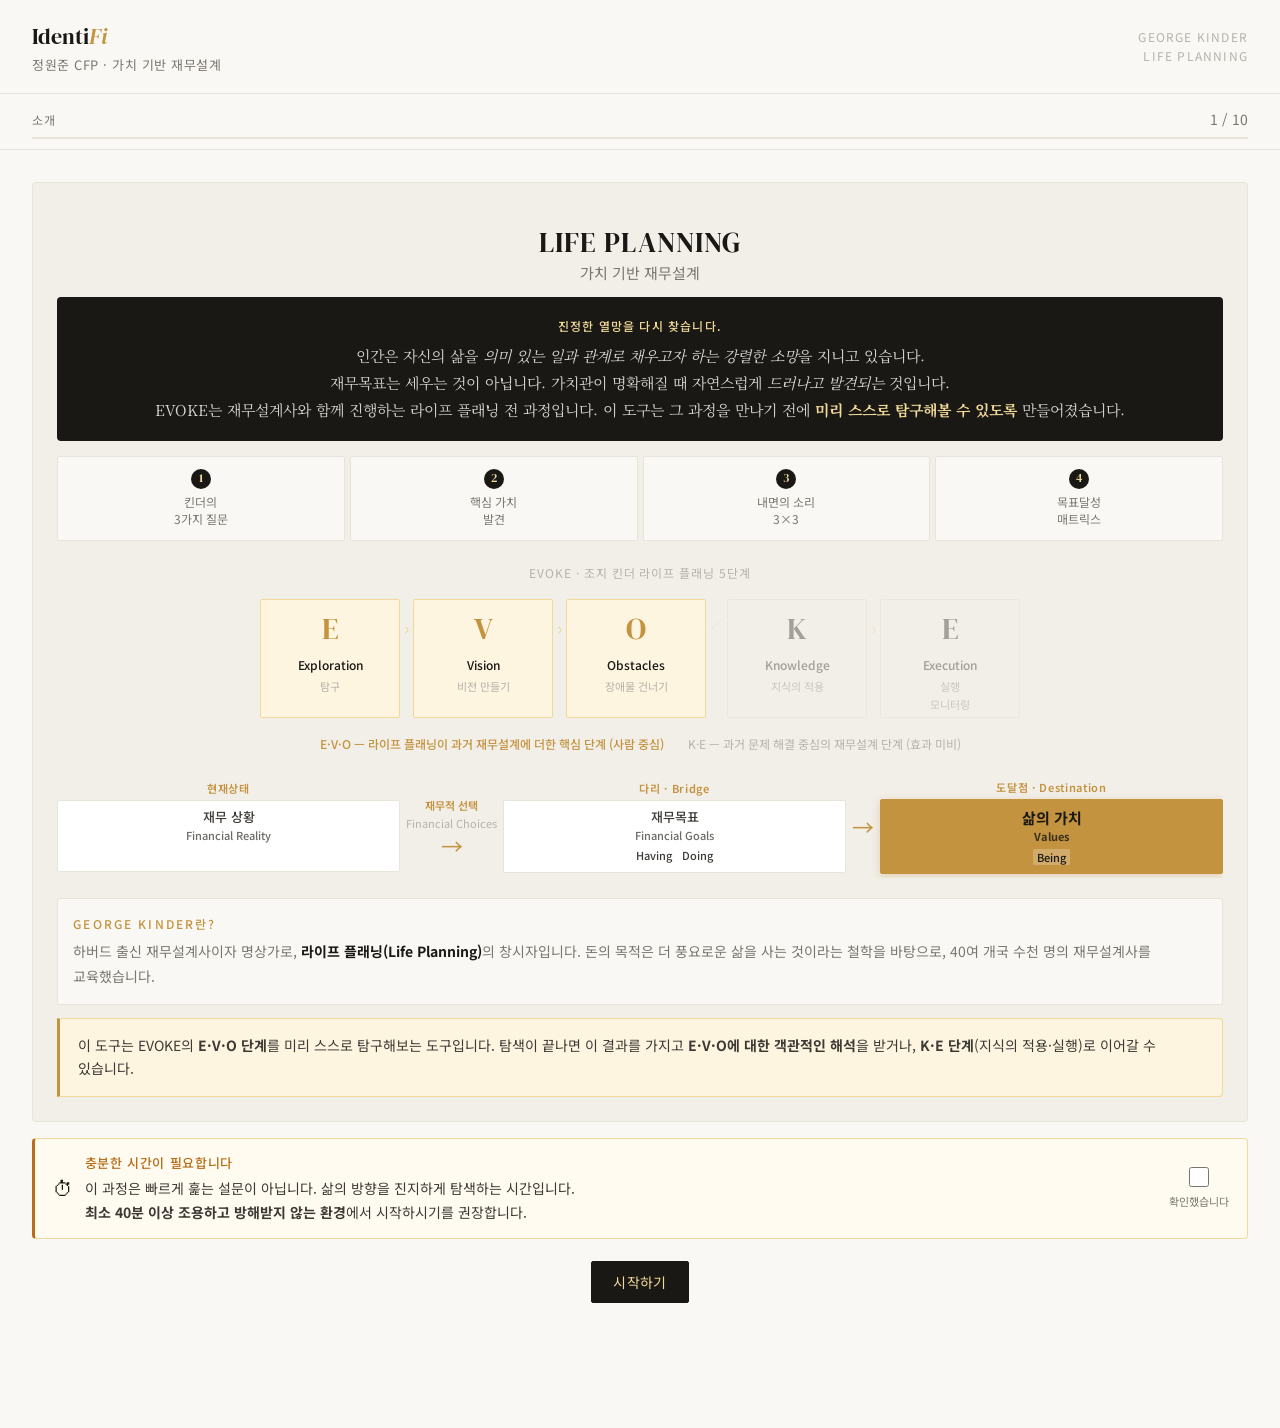
<file: public/life-planning/index.html>
﻿<!DOCTYPE html>
<html lang="ko">
<head>
<meta charset="UTF-8">
<meta name="viewport" content="width=device-width, initial-scale=1.0">
<title>IdentiFi — 라이프 플래닝</title>
<link href="https://fonts.googleapis.com/css2?family=Noto+Serif+KR:wght@300;400;500;600&family=Noto+Sans+KR:wght@300;400;500&family=DM+Serif+Display:ital@0;1&display=swap" rel="stylesheet">
<style>
:root{
  --ink:#1a1814;--ink-2:#3d3a35;--ink-3:#7a776f;--ink-4:#b5b2a9;
  --paper:#faf8f4;--paper-2:#f2efe9;--paper-3:#e8e4db;
  --gold:#c4933f;--gold-light:#f0d99a;--gold-pale:#fdf5e0;
  --teal:#2a7c6f;--teal-light:#e1f0ed;--red:#943030;--red-light:#fae8e8;
  --blue:#2b5ea7;--amber:#b86e1a;--radius:2px;--radius-lg:4px;
}
*,*::before,*::after{box-sizing:border-box;margin:0;padding:0}
body{background:var(--paper);color:var(--ink);font-family:'Noto Sans KR',sans-serif;font-size:18px;line-height:1.65;min-height:100vh;word-break:keep-all}
.page{max-width:1400px;margin:0 auto;padding-bottom:5rem}
#print-wm{display:none}

/* SITE HEADER */
.site-header{border-bottom:1px solid var(--paper-3);padding:1.1rem 2rem;display:flex;align-items:center;justify-content:space-between;position:sticky;top:0;background:var(--paper);z-index:100}
.site-logo{font-family:'DM Serif Display',serif;font-size:22px;color:var(--ink)}
.site-logo span{color:var(--gold);font-style:italic}
.site-cfp{font-size:13px;color:var(--ink-3);letter-spacing:.04em}
.site-sub{font-size:12px;color:var(--ink-4);letter-spacing:.1em;text-transform:uppercase;text-align:right}

/* PROGRESS */
.prog-wrap{padding:.9rem 2rem .6rem;border-bottom:1px solid var(--paper-3)}
.prog-meta{display:flex;justify-content:space-between;align-items:baseline;margin-bottom:.35rem}
.prog-label{font-size:12px;letter-spacing:.12em;text-transform:uppercase;color:var(--ink-3)}
.prog-count{font-size:14px;color:var(--ink-3)}
.prog-track{height:2px;background:var(--paper-3)}
.prog-fill{height:100%;background:var(--gold);transition:width .4s cubic-bezier(.4,0,.2,1)}

/* LAYOUT */
.con{padding:2rem 2rem 1rem}
.step{display:none;animation:fi .3s ease}
.step.active{display:block}
@keyframes fi{from{opacity:0;transform:translateY(7px)}to{opacity:1;transform:translateY(0)}}
.card{background:var(--paper-2);border:1px solid var(--paper-3);border-radius:var(--radius-lg);padding:1.5rem;margin-bottom:1rem}
.card-w{background:#fff;border:1px solid var(--paper-3);border-radius:var(--radius-lg);padding:1.5rem;margin-bottom:1rem}

/* TYPE */
.eyebrow{font-size:12px;letter-spacing:.18em;text-transform:uppercase;color:var(--gold);margin-bottom:.3rem;font-weight:500}
h2{font-family:'Noto Serif KR',serif;font-size:22px;font-weight:500;color:var(--ink);margin-bottom:.35rem}
.desc{font-size:15px;color:var(--ink-3);line-height:1.75;margin-bottom:1.25rem;padding-left:.75rem;border-left:2px solid var(--paper-3)}
.sec-h{font-size:12px;font-weight:500;letter-spacing:.1em;text-transform:uppercase;color:var(--ink-4);margin-bottom:.5rem;padding-bottom:.4rem;border-bottom:1px solid var(--paper-3)}

/* INTRO */
.i-hero{text-align:center;padding:1.25rem 0 .5rem}
.i-logo{width:56px;height:56px;background:var(--ink);border-radius:var(--radius-lg);margin:0 auto .9rem;display:flex;align-items:center;justify-content:center;font-family:'DM Serif Display',serif;font-size:22px;color:var(--gold-light);font-style:italic}
.i-grid{display:grid;grid-template-columns:repeat(4,1fr);gap:5px;margin:.9rem 0}
.i-box{background:var(--paper);border:1px solid var(--paper-3);border-radius:var(--radius);padding:.75rem .5rem;text-align:center}
.i-num{width:20px;height:20px;background:var(--ink);color:var(--gold-light);border-radius:50%;display:flex;align-items:center;justify-content:center;font-size:12px;margin:0 auto .35rem;font-family:'DM Serif Display',serif}
.i-lbl{font-size:12px;color:var(--ink-3);line-height:1.4}

/* FLOW DIAGRAM */
.flow{display:flex;align-items:center;justify-content:center;margin:1.25rem 0;overflow-x:auto;padding:4px 0;gap:0}
.fbox{text-align:center;min-width:82px;flex-shrink:0}
.fbox-lbl{font-size:11px;color:var(--ink-4);margin-bottom:3px;letter-spacing:.06em}
.fbox-main{display:inline-flex;flex-direction:column;align-items:center;padding:8px 10px;border-radius:var(--radius);font-weight:500;font-size:13px;line-height:1.3;border:1px solid transparent}
.fbox-sub{font-size:11px;opacity:.75;margin-top:2px}
.farrow{font-size:16px;color:var(--gold);flex-shrink:0;padding:0 3px;margin-top:12px}
.f-r{background:var(--paper);border-color:var(--paper-3);color:var(--ink-2)}
.f-b{background:var(--gold-pale);border-color:var(--gold-light);color:var(--ink-2)}
.f-g{background:var(--gold);border-color:var(--gold);color:var(--ink)}
.f-v{background:var(--ink);border-color:var(--ink);color:var(--gold-light)}
.f-hvb{display:flex;gap:2px;margin-top:3px}
.f-hvb span{padding:1px 4px;font-size:11px;font-weight:500;background:rgba(255,255,255,.22);border-radius:1px}
.philosophy{background:var(--ink);color:#fff;border-radius:var(--radius-lg);padding:1.15rem 1.4rem;margin-top:1rem}
.ph-title{font-size:12px;font-weight:500;color:var(--gold-light);margin-bottom:.4rem;letter-spacing:.1em;text-transform:uppercase}
.ph-text{font-family:'Noto Serif KR',serif;font-size:15px;line-height:1.8;color:rgba(255,255,255,.82)}

/* KINDER */
.q-box{background:var(--gold-pale);border:1px solid var(--gold-light);border-left:3px solid var(--gold);border-radius:0 var(--radius-lg) var(--radius-lg) 0;padding:.9rem 1.1rem;margin-bottom:1rem;font-family:'Noto Serif KR',serif;font-size:16px;color:var(--ink-2);line-height:1.8;font-style:italic}
textarea.answer{width:100%;min-height:325px;border:1px solid var(--paper-3);border-radius:var(--radius);padding:.8rem .95rem;font-size:15px;font-family:'Noto Sans KR',sans-serif;color:var(--ink);resize:none;background:var(--paper);transition:border-color .2s,box-shadow .2s,background .2s;line-height:1.65}
textarea.answer:focus{outline:none;border-color:var(--gold)}
textarea.answer.invalid{border-color:var(--red);box-shadow:0 0 0 3px rgba(148,48,48,.15);background:#fff5f5}
.hint{font-size:13px;color:var(--ink-4);margin-top:.35rem}

/* VALUE CHIPS */
.chips{display:flex;flex-wrap:wrap;gap:4px;margin-bottom:.9rem}
.chip{padding:4px 11px;border:1px solid var(--paper-3);border-radius:1px;cursor:pointer;font-size:13px;color:var(--ink-3);background:var(--paper);transition:all .14s;user-select:none}
.chip:hover{border-color:var(--gold);color:var(--ink)}
.chip.sel{background:var(--ink);border-color:var(--ink);color:var(--gold-light)}
.chip.sel::before{content:'✓ ';font-weight:500}
.cnt{font-size:12px;color:var(--ink-4);text-align:right;margin-bottom:.35rem}
.vdesc{margin-top:.5rem;padding:.55rem .85rem;background:var(--paper);border:1px solid var(--paper-3);border-radius:var(--radius);font-size:13px;color:var(--ink-3);min-height:28px}

/* PRIORITY LIST */
.plist{list-style:none}
.pitem{display:flex;align-items:center;gap:.6rem;padding:.7rem .95rem;background:var(--paper);border:1px solid var(--paper-3);border-radius:var(--radius);margin-bottom:.35rem}
.prank{width:22px;height:22px;background:var(--ink);color:var(--gold-light);border-radius:50%;display:flex;align-items:center;justify-content:center;font-size:12px;flex-shrink:0;font-family:'DM Serif Display',serif}
.prank.r1,.prank.r2,.prank.r3{background:var(--ink)}
.pname{font-weight:500;color:var(--ink);font-size:14px}
.ptype{font-size:12px;color:var(--ink-4)}
.rbts{display:flex;gap:3px;margin-left:auto}
.rbtn{width:21px;height:21px;border:1px solid var(--paper-3);background:var(--paper);color:var(--ink-3);border-radius:var(--radius);cursor:pointer;font-size:13px;display:flex;align-items:center;justify-content:center;transition:all .14s}
.rbtn:hover{border-color:var(--ink-3);color:var(--ink)}.rbtn:disabled{opacity:.3;cursor:default}
.empty-p{text-align:center;padding:1.5rem;color:var(--ink-4);font-size:14px}

/* 3x3 MATRIX */
.guide-box{background:var(--gold-pale);border:1px solid var(--gold-light);border-left:3px solid var(--gold);border-radius:0 var(--radius-lg) var(--radius-lg) 0;padding:.85rem 1rem;margin-bottom:1rem;font-size:14px;color:var(--ink-2);line-height:1.65}
.guide-box ul,.guide-box ol{margin:.4rem 0 0 1rem}
.guide-box li{margin-bottom:2px}
.m3-wrap{overflow-x:auto;margin-left:-1.5rem;margin-right:-1.5rem}
.m3{border-collapse:collapse;width:100%;min-width:636px}
.m3 th,.m3 td{border:1px solid var(--paper-3);vertical-align:top}
.m3-empty{background:var(--paper-2);width:192px}
.m3-th{padding:8px 11px;text-align:center;font-size:13px;font-weight:500}
.m3-th-h{background:var(--ink);color:var(--gold-light)}
.m3-th-d{background:var(--ink);color:var(--gold-light)}
.m3-th-b{background:var(--ink);color:var(--gold-light)}
.m3-th-sub{display:block;font-size:11px;font-weight:400;opacity:.8;margin-top:1px}
.m3-rh{padding:10px 13px;font-size:13px;font-weight:500;vertical-align:middle;min-width:192px;line-height:1.4}
.m3-rh-core{background:var(--gold-pale);border-left:3px solid var(--gold);color:var(--ink-2)}
.m3-rh-ought{background:var(--paper-2);color:var(--ink-2)}
.m3-rh-fun{background:var(--paper-2);color:var(--ink-2)}
.m3-rh-sub{display:block;font-size:12px;font-weight:400;color:var(--ink-4);margin-top:4px;line-height:1.5}
.m3-cell{padding:5px}
.m3-ta{width:100%;border:1px solid var(--paper-3);border-radius:var(--radius);padding:8px 10px;font-size:13px;font-family:'Noto Sans KR',sans-serif;color:var(--ink);resize:none;min-height:96px;line-height:1.5;background:var(--paper)}
.m3-ta:focus{outline:1px solid var(--gold);border-color:transparent}
.m3-ta.invalid{border-color:var(--red);box-shadow:0 0 0 3px rgba(148,48,48,.15);background:#fff5f5}
.cat-empty .pt-in{pointer-events:none}

/* CAT TOOLTIP */
.cat-tip{position:absolute;background:var(--ink);color:var(--gold-light);font-size:12px;padding:5px 10px;border-radius:var(--radius);white-space:nowrap;pointer-events:none;opacity:0;transition:opacity .2s;z-index:200}
.cat-tip.show{opacity:1}

/* PERIOD TABLE */
.pt-ctrls{display:flex;align-items:center;gap:.5rem;margin-bottom:.7rem;flex-wrap:wrap}
.prio-btn{padding:5px 13px;border:1px solid var(--ink);border-radius:var(--radius);background:var(--paper);color:var(--ink);font-size:13px;font-weight:500;cursor:pointer;font-family:inherit;transition:all .14s}
.prio-btn.on{background:var(--ink);color:var(--gold-light)}
.prio-reset{padding:5px 10px;border:1px solid var(--paper-3);border-radius:var(--radius);background:var(--paper);color:var(--ink-3);font-size:13px;cursor:pointer;font-family:inherit;transition:all .14s}
.prio-reset:hover{border-color:var(--ink-3);color:var(--ink)}
.prio-count{font-size:13px;color:var(--ink-2);font-weight:500}
.pt-wrap{overflow-x:auto;margin-left:-1.5rem;margin-right:-1.5rem}
.pt{border-collapse:collapse;min-width:800px;width:100%}
.pt th,.pt td{border:1px solid var(--paper-3);font-size:13px}
.pt thead th{background:var(--ink);color:var(--gold-light);padding:6px 7px;text-align:center;white-space:nowrap;font-weight:500;letter-spacing:.04em}
.pt thead th.cat-head{background:var(--ink-2)}
.pt tbody td.cat-cell{background:var(--paper-2);padding:6px 8px;font-size:13px;font-weight:500;color:var(--ink);white-space:nowrap;min-width:72px}
.cat-edit{border:none;background:transparent;font-family:inherit;font-size:13px;font-weight:500;color:var(--ink);width:62px;padding:0}
.cat-edit:focus{outline:1px solid var(--gold);border-radius:1px;background:var(--paper);padding:1px 3px}
.cat-edit::placeholder{color:var(--ink-4);font-weight:400}
.cat-del{width:16px;height:16px;border:none;background:none;color:var(--ink-4);cursor:pointer;font-size:15px;padding:0;line-height:1;flex-shrink:0;display:flex;align-items:center;justify-content:center;border-radius:2px;transition:all .12s}
.cat-del:hover{background:var(--paper-3);color:var(--ink-2)}
.pt-cell{padding:3px;min-width:80px;vertical-align:top;position:relative}
.pt-in{width:100%;border:none;background:transparent;font-size:12px;font-family:inherit;color:var(--ink);padding:3px 4px;resize:none;line-height:1.4;min-height:38px}
.pt-in:focus{outline:none;background:var(--paper)}
.pt-cell.cat-empty{background:var(--paper-2)}
.prio-badge{position:absolute;top:2px;right:2px;width:15px;height:15px;border-radius:50%;background:var(--ink);color:var(--gold-light);font-size:11px;font-weight:500;display:none;align-items:center;justify-content:center;cursor:pointer}
.assigned .prio-badge{display:flex}
.add-cat-btn{padding:6px 14px;border:1px dashed var(--paper-3);border-radius:var(--radius);background:transparent;color:var(--ink-3);font-size:13px;cursor:pointer;font-family:inherit;width:100%;margin-top:.55rem;transition:all .14s}
.add-cat-btn:hover{border-color:var(--ink-3);color:var(--ink)}

/* ── FINAL PAGE TABS ── */
.final-tabs{display:flex;gap:0;border:1px solid var(--paper-3);border-radius:var(--radius-lg);overflow:hidden;margin-bottom:1.5rem}
.final-tab{flex:1;padding:.85rem 1rem;cursor:pointer;font-size:15px;font-family:'Noto Sans KR',sans-serif;font-weight:400;border:none;background:var(--paper-2);color:var(--ink-3);transition:all .18s;letter-spacing:.02em;display:flex;align-items:center;justify-content:center;gap:.5rem;border-right:1px solid var(--paper-3)}
.final-tab:last-child{border-right:none}
.final-tab:hover{background:var(--paper-3);color:var(--ink)}
.final-tab.active{background:var(--ink);color:var(--gold-light);font-weight:500}
.final-tab-icon{font-size:17px}
.final-panel{display:none}
.final-panel.active{display:block}

/* SMARTER TABLE */
.st{width:100%;border-collapse:collapse;font-size:14px;margin-bottom:1rem}
.st th,.st td{padding:8px 10px;border:1px solid var(--paper-3);text-align:left;vertical-align:top}
.st th{background:var(--ink);color:var(--gold-light);font-family:'DM Serif Display',serif;font-size:17px;font-weight:400;width:22px;text-align:center}
.st-let{display:inline-block;font-weight:500;color:var(--ink);margin-right:3px}
.st-sub{font-size:13px;color:var(--ink-3);display:block;margin-top:2px;line-height:1.6}
.st tr:nth-child(even) td{background:var(--paper-2)}

/* EISENHOWER */
.e-section-title{font-family:'Noto Serif KR',serif;font-size:18px;font-weight:500;color:var(--ink);margin-bottom:.75rem}
.e-img{width:100%;max-width:460px;border-radius:var(--radius);display:block;margin:0 auto}
.e-grid{display:grid;grid-template-columns:1fr 1fr;gap:8px;margin-top:.75rem}
.eq{padding:.9rem 1rem;border-radius:var(--radius-lg);font-size:14px}
.eq1{background:var(--paper-2);border:1px solid var(--paper-3)}
.eq2{background:var(--gold-pale);border:1px solid var(--gold-light)}
.eq3{background:var(--paper-2);border:1px solid var(--paper-3)}
.eq4{background:var(--paper-2);border:1px solid var(--paper-3)}
.eq-h{font-weight:500;margin-bottom:4px;font-size:15px}
.eq-body{font-size:13px;color:var(--ink-3);line-height:1.6}
.sec-div{border:none;border-top:1px solid var(--paper-3);margin:1.75rem 0}

/* RESULT SECTION HEADERS */
#panel-result .sec-h{color:var(--gold);border-bottom-color:rgba(196,147,63,.25)}

/* RESULT DIVIDER */
.res-divider{border:none;border-top:2px solid var(--paper-3);margin:1rem 0}

/* RESULT ROWS */
.res-row{display:flex;align-items:flex-start;gap:8px;padding:7px 10px;background:var(--paper-2);border:1px solid var(--paper-3);border-radius:var(--radius);margin-bottom:.4rem}
.res-badge{width:20px;height:20px;background:var(--ink);color:var(--gold-light);border-radius:50%;display:flex;align-items:center;justify-content:center;font-size:11px;font-weight:600;flex-shrink:0;margin-top:1px}
.res-row-title{font-weight:500;font-size:13px;color:var(--ink);line-height:1.4}
.res-row-sub{font-size:11px;color:var(--ink-3);margin-top:1px;line-height:1.5}
.res-row.top1{background:var(--gold-pale);border-color:var(--gold-light);border-left:2px solid var(--gold)}
.res-row.top1 .res-badge{background:var(--gold);color:var(--ink)}

/* RESULT */
.res-hero{text-align:center;padding:1.25rem 0 .75rem}
.res-mark{font-family:'DM Serif Display',serif;font-size:38px;color:var(--gold);margin-bottom:.4rem}
.bridge-row{display:flex;align-items:stretch;justify-content:center;gap:4px;margin:.9rem 0;flex-wrap:wrap}
.bx{background:var(--paper);border:1px solid var(--paper-3);border-radius:var(--radius);padding:8px 10px;text-align:center;min-width:205px;max-width:300px;flex:1;display:flex;flex-direction:column;align-items:center;justify-content:center}
.barrow{text-align:center;align-self:center}
.bx.hl{background:var(--ink);border-color:var(--ink);color:var(--gold-light)}
.bx.ac{background:var(--gold);border-color:var(--gold);color:var(--ink);box-shadow:0 2px 8px rgba(196,147,63,.35)}
.bx-l{font-size:11px;opacity:.7;margin-bottom:3px;letter-spacing:.06em}
.bx-v{font-size:13px;font-weight:500;line-height:1.4;font-family:'Noto Sans KR',sans-serif}
.barrow{font-size:22px;color:var(--gold);padding:0 8px;flex-shrink:0}
.k-ans{padding:.6rem .85rem;background:var(--paper-2);border:1px solid var(--paper-3);border-radius:var(--radius);margin-bottom:.4rem}
.k-q{font-weight:500;color:var(--ink-3);font-size:12px;margin-bottom:2px;text-transform:uppercase;letter-spacing:.06em}
.k-a{font-size:13px;color:var(--ink-2);line-height:1.6;white-space:pre-wrap}
.p2col{display:grid;grid-template-columns:1fr 1fr;gap:.9rem;margin-bottom:1rem}

/* NAV */
.nav{display:flex;gap:.5rem;justify-content:space-between;margin-top:1.4rem;flex-wrap:wrap;align-items:center}
.btn{padding:.6rem 1.35rem;border-radius:var(--radius);font-size:14px;cursor:pointer;border:1px solid transparent;transition:all .14s;font-family:'Noto Sans KR',sans-serif;letter-spacing:.02em}
.btn-p{background:var(--ink);border-color:var(--ink);color:var(--gold-light)}.btn-p:hover{background:var(--ink-2)}
.btn-s{background:var(--paper);border-color:var(--paper-3);color:var(--ink-3)}.btn-s:hover{border-color:var(--ink-3);color:var(--ink)}
.btn-print{background:var(--ink);border-color:var(--ink);color:var(--gold-light)}.btn-print:hover{background:var(--ink-2)}
.btn-home{background:var(--paper);border-color:var(--paper-3);color:var(--ink-3)}.btn-home:hover{border-color:var(--ink-3);color:var(--ink)}

/* VALUE 2-COL */
.val-2col{display:grid;grid-template-columns:1fr 1fr;gap:1.25rem}
.val-col-title{font-size:13px;font-weight:500;letter-spacing:.1em;text-transform:uppercase;color:var(--gold);margin-bottom:.5rem;padding-bottom:.4rem;border-bottom:2px solid var(--gold-light)}
.sub-sec{margin-bottom:.85rem}
.sub-sec-h{font-size:12px;font-weight:500;color:var(--ink-3);letter-spacing:.08em;text-transform:uppercase;margin-bottom:.35rem;padding:.2rem .55rem;background:var(--paper-2);border-radius:1px;display:inline-block}

.mob-only{display:none!important}
.ke-mob{display:none}
/* EVOKE */
.evoke-row{display:flex;gap:4px;justify-content:center;margin:1rem 0;flex-wrap:wrap}
.evoke-box{text-align:center;min-width:90px;flex:1;max-width:140px}
.evoke-letter{font-family:'DM Serif Display',serif;font-size:30px;color:var(--gold)}
.evoke-phase{font-size:12px;font-weight:500;color:var(--ink);margin:.1rem 0}
.evoke-ko{font-size:11px;color:var(--ink-4)}
.evoke-arrow{font-size:18px;color:var(--gold-light);margin-top:14px;flex-shrink:0}
.evoke-active{background:var(--gold-pale);border:1px solid var(--gold-light);border-radius:var(--radius);padding:4px 6px}

/* OBSTACLES */
.obs-wrap{margin-top:1.5rem;padding:1.25rem;background:#fff;border:1px solid var(--paper-3);border-radius:var(--radius-lg)}
.obs-title{font-family:'Noto Serif KR',serif;font-size:17px;font-weight:500;color:var(--ink);margin-bottom:.35rem}
.obs-desc{font-size:14px;color:var(--ink-3);line-height:1.7;margin-bottom:.9rem;border-left:2px solid var(--paper-3);padding-left:.7rem}
.obs-grid{display:grid;grid-template-columns:1fr 1fr 1fr;gap:.75rem}
.obs-item label{display:block;font-size:13px;font-weight:500;margin-bottom:.3rem;color:var(--ink-2)}
.obs-item textarea{width:100%;min-height:80px;border:1px solid var(--paper-3);border-radius:var(--radius);padding:.5rem .65rem;font-size:13px;font-family:inherit;color:var(--ink);resize:vertical;line-height:1.5;background:var(--paper)}
.obs-item textarea:focus{outline:1px solid var(--gold);border-color:transparent}

/* PRINT A4 */
@media print{
  @page{margin:8mm;size:A4}
  #print-wm{display:block!important;position:fixed;top:0;left:0;width:100%;height:100%;z-index:999999;pointer-events:none;background-image:url("data:image/svg+xml,%3Csvg xmlns='http://www.w3.org/2000/svg' width='520' height='360'%3E%3Ctext x='260' y='180' font-family='Georgia,serif' font-size='58' fill='rgba(196,147,63,0.08)' text-anchor='middle' dominant-baseline='middle' transform='rotate(-40,260,180)'%3EIdentiFi%3C/text%3E%3C/svg%3E");background-repeat:repeat;background-size:520px 360px;-webkit-print-color-adjust:exact;print-color-adjust:exact}
  html{-webkit-print-color-adjust:exact;print-color-adjust:exact}
  .nav,.final-tabs,.pt-ctrls,.add-cat-btn,.guide-box,.prio-btn,.prio-reset,.prio-count,.prog-wrap{display:none!important}
  .site-header{position:static;border-bottom:1px solid #ddd;padding:.4rem .5rem;margin-bottom:.4rem}
  .site-cfp-sub{display:none}
  .res-hero h2{display:none}
  .res-hero{padding-top:0}
  #panel-result .card{border:none;background:transparent;padding-left:0;padding-right:.5rem}
  #res-kinder-quote{display:none!important}
  .step{display:none!important}
  #step-9{display:block!important}
  .final-panel{display:none!important}
  #panel-result{display:block!important}
  body{background:#fff;font-size:10px}
  .page{padding-bottom:0}
  .con{padding:0}
  .next-step-cta{display:none!important}
  .card,.card-w{box-shadow:none;border:1px solid #ddd;padding:8px 10px;margin-bottom:6px;border-radius:3px;break-inside:avoid;page-break-inside:avoid}
  h2{font-size:12px}
  .p2col{grid-template-columns:1fr 1fr;gap:6px;break-inside:avoid;page-break-inside:avoid}
  .p2col > *{margin-bottom:0;break-inside:avoid;page-break-inside:avoid}
  .k-ans{break-inside:avoid;page-break-inside:avoid}
  .bridge-row{margin:5px 0;break-inside:avoid;page-break-inside:avoid}
  .m3{font-size:11px}
  .pt{font-size:11px}
  .obstacle-card,.obstacle-card *{font-size:11px!important}
  #res-interp,#res-interp *{font-size:11px!important}
  #panel-result>*:last-child{margin-bottom:0!important}
  .card-w:last-child{margin-bottom:0!important}
  html,body{height:auto;overflow:visible}
  #step-9,#panel-result{page-break-after:avoid}
}
@media(max-width:900px){
  .val-2col{grid-template-columns:1fr}
  .obs-grid{grid-template-columns:1fr}
}
@media(max-width:600px){
  .con{padding:1.25rem 1rem}
  .site-header{padding:1rem}
  .page{overflow-x:hidden}
  /* 첫화면 모바일 */
  .i-grid{display:none}
  .evoke-phase{display:none}
  .mob-only{display:flex!important}
  .ke-web{display:none}.ke-mob{display:inline}
  .bridge-row{flex-direction:column;align-items:stretch;gap:0}
  .bx{min-width:0!important;max-width:none!important}
  .eis-desc{display:none}
  .eis-wrap{overflow-x:visible!important}
  .eis-table{min-width:0!important;table-layout:fixed!important}
  .eis-table thead th:first-child{width:22%!important}
  .eis-table thead th:nth-child(2),.eis-table thead th:nth-child(3){width:39%!important}
  .eis-table th,.eis-table td{padding:8px 6px!important;font-size:12px!important;white-space:normal!important}
  .smart-old{display:none}
  .smart-grid{grid-template-columns:1fr!important}
  .evoke-explain{display:none!important}
  .evoke-box{min-width:0;flex:1}
  .evoke-row{flex-wrap:nowrap;gap:2px}
  .evoke-letter{font-size:22px}
  .evoke-ko{font-size:11px}
  .evoke-arrow{font-size:14px;margin-top:8px}
  .flow-label{display:none}
  .fbox{flex:1;min-width:0}
  .flow{overflow-x:visible;margin-left:0;margin-right:0}
  .step0-extra{display:none}
  .custom-val-row{padding:.5rem .6rem}
  .custom-val-row #custom-val-input{min-width:0;width:0}
  .prog-wrap{padding:.8rem 1rem .5rem}
  .i-grid{grid-template-columns:repeat(2,1fr)}
  .p2col{grid-template-columns:1fr}
  .final-tab{font-size:14px;padding:.7rem .75rem}
  .e-grid{grid-template-columns:1fr}
  .evoke-row{gap:2px}
  .evoke-box{min-width:60px}
}
@media(max-width:768px){.mobile-hide{display:none!important}}
</style>
</head>
<body>
<div id="print-wm"></div>
<div class="page">

<header class="site-header">
  <div>
    <div class="site-logo">Identi<span>Fi</span></div>
    <div class="site-cfp">정원준 CFP<span class="site-cfp-sub"> · 가치 기반 재무설계</span></div>
  </div>
  <div class="site-sub">George Kinder<br>Life Planning</div>
</header>

<div class="prog-wrap">
  <div class="prog-meta">
    <span class="prog-label" id="pLabel">소개</span>
    <span class="prog-count" id="pInfo">1 / 10</span>
  </div>
  <div class="prog-track"><div class="prog-fill" id="pFill" style="width:0%"></div></div>
</div>

<div class="con">

<!-- ─── 0: INTRO ─── -->
<div class="step active" id="step-0">
  <div class="card">
    <div class="i-hero">
      <div style="font-family:'DM Serif Display',serif;font-size:28px;color:var(--ink);letter-spacing:.04em;line-height:1.1">LIFE PLANNING</div>
      <div style="font-size:15px;color:var(--ink-3);margin-top:.2rem;margin-bottom:.1rem">가치 기반 재무설계</div>
      <div class="philosophy" style="margin:.75rem 0 .85rem">
        <div class="ph-title">진정한 열망을 다시 찾습니다.</div>
        <div class="ph-text">인간은 자신의 삶을 <em>의미 있는 일과 관계로 채우고자 하는 강렬한 소망</em>을 지니고 있습니다.<br>재무목표는 세우는 것이 아닙니다. 가치관이 명확해질 때 자연스럽게 <em>드러나고 발견되는</em> 것입니다.<br>EVOKE는 재무설계사와 함께 진행하는 라이프 플래닝 전 과정입니다. 이 도구는 그 과정을 만나기 전에 <strong style="color:var(--gold-light)">미리 스스로 탐구해볼 수 있도록</strong> 만들어졌습니다.</div>
      </div>
      <div class="i-grid">
        <div class="i-box"><div class="i-num">1</div><div class="i-lbl">킨더의<br>3가지 질문</div></div>
        <div class="i-box"><div class="i-num">2</div><div class="i-lbl">핵심 가치<br>발견</div></div>
        <div class="i-box"><div class="i-num">3</div><div class="i-lbl">내면의 소리<br>3×3</div></div>
        <div class="i-box"><div class="i-num">4</div><div class="i-lbl">목표달성<br>매트릭스</div></div>
      </div>
    </div>
    <div style="margin-bottom:.7rem">
      <div style="font-size:12px;color:var(--ink-4);text-align:center;letter-spacing:.08em;margin-bottom:.5rem">EVOKE · 조지 킨더 라이프 플래닝 5단계</div>
      <div class="evoke-row">
        <div class="evoke-box evoke-active"><div class="evoke-letter">E</div><div class="evoke-phase">Exploration</div><div class="evoke-ko">탐구</div></div>
        <div class="evoke-arrow">›</div>
        <div class="evoke-box evoke-active"><div class="evoke-letter">V</div><div class="evoke-phase">Vision</div><div class="evoke-ko">비전 만들기</div></div>
        <div class="evoke-arrow">›</div>
        <div class="evoke-box evoke-active"><div class="evoke-letter">O</div><div class="evoke-phase">Obstacles</div><div class="evoke-ko">장애물 건너기</div></div>
        <div class="evoke-arrow" style="font-size:13px;color:var(--paper-3);margin-top:14px">╱</div>
        <div class="evoke-box" style="border:1px solid var(--paper-3);border-radius:var(--radius);padding:4px 6px;opacity:.65"><div class="evoke-letter" style="color:var(--ink-3)">K</div><div class="evoke-phase" style="color:var(--ink-3)">Knowledge</div><div class="evoke-ko">지식의 적용</div></div>
        <div class="evoke-arrow" style="opacity:.4">›</div>
        <div class="evoke-box" style="border:1px solid var(--paper-3);border-radius:var(--radius);padding:4px 6px;opacity:.65"><div class="evoke-letter" style="color:var(--ink-3)">E</div><div class="evoke-phase" style="color:var(--ink-3)">Execution</div><div class="evoke-ko">실행<br>모니터링</div></div>
      </div>
      <div class="evoke-explain" style="display:flex;gap:1.5rem;justify-content:center;margin-top:.45rem;flex-wrap:wrap">
        <div style="font-size:12px;color:var(--gold);font-weight:500">E·V·O — 라이프 플래닝이 과거 재무설계에 더한 핵심 단계 (사람 중심)</div>
        <div style="font-size:12px;color:var(--ink-4)">K·E — 과거 문제 해결 중심의 재무설계 단계 (효과 미비)</div>
      </div>
    </div>
    <div class="flow">
      <div class="fbox" style="flex:1;min-width:80px">
        <div class="fbox-lbl" style="color:var(--gold);font-weight:600">현재상태</div>
        <div class="fbox-main" style="width:100%;min-height:72px;background:#fff;border-color:var(--paper-3);color:var(--ink-2)">재무 상황<div class="fbox-sub">Financial Reality</div></div>
      </div>
      <div style="display:flex;flex-direction:column;align-items:center;flex-shrink:0;padding:0 6px">
        <div class="flow-label" style="font-size:11px;color:var(--gold);font-weight:600;white-space:nowrap">재무적 선택</div>
        <div class="flow-label" style="font-size:11px;color:var(--ink-4);white-space:nowrap;margin-bottom:2px">Financial Choices</div>
        <div style="font-size:22px;color:var(--gold);line-height:1">→</div>
      </div>
      <div class="fbox" style="flex:1;min-width:80px">
        <div class="fbox-lbl" style="color:var(--gold);font-weight:600">다리 · Bridge</div>
        <div class="fbox-main" style="width:100%;min-height:72px;background:#fff;border-color:var(--paper-3);color:var(--ink-2)">재무목표<div class="fbox-sub">Financial Goals</div><div class="f-hvb" style="margin-top:5px"><span>Having</span><span>Doing</span></div></div>
      </div>
      <div style="display:flex;flex-direction:column;align-items:center;justify-content:center;flex-shrink:0;padding:0 6px">
        <div style="font-size:22px;color:var(--gold);line-height:1">→</div>
      </div>
      <div class="fbox" style="flex:1;min-width:80px">
        <div class="fbox-lbl" style="color:var(--gold);font-weight:600">도달점 · Destination</div>
        <div class="fbox-main" style="width:100%;min-height:72px;background:var(--gold);border-color:var(--gold);color:var(--ink);font-size:15px;font-weight:700;box-shadow:0 2px 8px rgba(196,147,63,.35)">삶의 가치<div class="fbox-sub" style="opacity:.8">Values</div><div class="f-hvb" style="margin-top:5px"><span>Being</span></div></div>
      </div>
    </div>
    <div class="step0-extra" style="margin-top:1rem;padding:.95rem;background:var(--paper);border:1px solid var(--paper-3);border-radius:var(--radius)">
      <div class="eyebrow" style="margin-bottom:.35rem">George Kinder란?</div>
      <p style="font-size:14px;color:var(--ink-3);line-height:1.75">하버드 출신 재무설계사이자 명상가로, <strong style="color:var(--ink)">라이프 플래닝(Life Planning)</strong>의 창시자입니다. 돈의 목적은 더 풍요로운 삶을 사는 것이라는 철학을 바탕으로, 40여 개국 수천 명의 재무설계사를 교육했습니다.</p>
    </div>
    <div class="step0-extra" style="margin-top:.85rem;padding:.9rem 1.1rem;background:var(--gold-pale);border:1px solid var(--gold-light);border-left:3px solid var(--gold);border-radius:0 var(--radius-lg) var(--radius-lg) 0;font-size:14px;color:var(--ink-2);line-height:1.7">
      이 도구는 EVOKE의 <strong>E·V·O 단계</strong>를 미리 스스로 탐구해보는 도구입니다. 탐색이 끝나면 이 결과를 가지고 <strong>E·V·O에 대한 객관적인 해석</strong>을 받거나, <strong>K·E 단계</strong>(지식의 적용·실행)로 이어갈 수 있습니다.
    </div>
  </div>
  <div class="mob-only" style="display:flex;align-items:center;gap:.75rem;background:#f0f4ff;border:1px solid #c5d3f5;border-left:3px solid #6b8cdd;border-radius:var(--radius-lg);padding:.85rem 1.1rem;margin-bottom:.6rem">
    <div style="font-size:20px;line-height:1;flex-shrink:0">🖥️</div>
    <div style="font-size:13px;color:#3a4f8a;line-height:1.6"><strong>PC·웹 환경을 권장합니다</strong> — 화면이 넓을수록 매트릭스와 목표설정표를 작성하기 편합니다. 모바일에서도 이용 가능하지만 일부 표는 가로로 스크롤될 수 있습니다.</div>
  </div>
  <div id="time-notice" style="display:flex;align-items:center;gap:.75rem;background:#fffbf0;border:1px solid #f0d99a;border-left:3px solid var(--amber);border-radius:var(--radius-lg);padding:.85rem 1.1rem;margin-bottom:.75rem;transition:box-shadow .25s,border-color .25s,background .25s">
    <div style="font-size:20px;line-height:1;flex-shrink:0">⏱</div>
    <div style="flex:1">
      <div style="font-size:13px;font-weight:500;color:var(--amber);letter-spacing:.05em;margin-bottom:.2rem">충분한 시간이 필요합니다</div>
      <div style="font-size:14px;color:var(--ink-2);line-height:1.7">이 과정은 빠르게 훑는 설문이 아닙니다. 삶의 방향을 진지하게 탐색하는 시간입니다.<br><strong>최소 40분 이상 조용하고 방해받지 않는 환경</strong>에서 시작하시기를 권장합니다.</div>
    </div>
    <label style="display:flex;flex-direction:column;align-items:center;gap:.3rem;flex-shrink:0;cursor:pointer">
      <input type="checkbox" id="time-check" style="width:20px;height:20px;accent-color:var(--amber);cursor:pointer">
      <span style="font-size:11px;color:var(--ink-3);white-space:nowrap">확인했습니다</span>
    </label>
  </div>
  <div class="nav" style="justify-content:center"><button class="btn btn-p" onclick="go(1)">시작하기</button></div>
</div>

<!-- ─── 1: Q1 ─── -->
<div class="step" id="step-1">
  <div class="card-w">
    <div class="eyebrow">E — Exploration · <span class="ke-web">조지 킨더의 세 가지 질문</span><span class="ke-mob">세 가지 질문</span> 1/3</div>
    <div style="background:var(--ink);color:#fff;border-radius:var(--radius);padding:.75rem 1rem;margin-bottom:.9rem;font-size:14px;line-height:1.7">
      <span style="color:var(--gold-light);font-weight:500">탐구(Exploration)란?</span> — 나는 누구인가? 나에게 정말로 중요한 것은 무엇인가? 재정 상태를 서둘러 들여다보기 <em>전에</em>, 나 자신을 먼저 알고 살피는 단계입니다.
    </div>
    <h2>재정적 자유가 있다면?</h2>
    <p class="desc">돈 걱정이 완전히 사라진 상황을 상상해보세요.</p>
    <div class="q-box">💰 당신은 재무적으로 완전히 안정되어 있습니다. 지금과 앞으로의 모든 니즈를 해결할 수 있는 충분한 돈을 가지고 있다고 해볼까요? 그렇다면 당신은 어떤 삶을 사시겠습니까? 그 돈을 가지고 무엇을 하시겠습니까? 삶에서 어떤 것을 바꾸시겠습니까? 당신이 생각하는 완전하고 풍요로운 삶을 자세히 표현해 보세요.</div>
    <textarea class="answer" id="q1" placeholder="자유롭게 작성해주세요. 여행, 가족, 일, 취미, 봉사... 무엇이든 떠오르는 대로 적어보세요."></textarea>
    <p class="hint">정답이 없습니다. 솔직하고 구체적일수록 좋습니다.</p>
  </div>
  <div class="nav"><button class="btn btn-s" onclick="go(0)">← 이전</button><button class="btn btn-p" onclick="goQ('q1',2)">다음 →</button></div>
</div>

<!-- ─── 2: Q2 ─── -->
<div class="step" id="step-2">
  <div class="card-w">
    <div class="eyebrow">E — Exploration · <span class="ke-web">조지 킨더의 세 가지 질문</span><span class="ke-mob">세 가지 질문</span> 2/3</div>
    <h2>시간이 얼마 남지 않았다면?</h2>
    <p class="desc">돈의 걱정은 없지만, 이제는 시간이 제한됩니다.</p>
    <div class="q-box">⏳ 건강검진을 위해 의사를 찾아갔습니다. 그런데 의사가 남은 삶이 짧으면 5년, 길면 10년밖에 남지 않았다고 합니다. 좋은 점은 그 순간이 올 때까지 굉장히 건강할 것이라는 사실입니다. 남은 기간 동안 당신은 무엇을 하겠습니까? 현재의 삶을 바꾸겠습니까? 그렇다면 어떻게 바꾸겠습니까?</div>
    <div style="padding:.5rem .85rem;background:var(--gold-pale);border-left:3px solid var(--gold);border-radius:0 var(--radius) var(--radius) 0;font-size:13px;color:var(--ink-2);margin-bottom:.65rem;line-height:1.6">
      ※ <strong>60대 이상이시라면</strong> '5~10년'을 <strong>'3~5년'</strong>으로 생각하고 답해주세요.
    </div>
    <textarea class="answer" id="q2" placeholder="시간이 한정되어 있다면 무엇이 가장 중요하게 느껴지나요?"></textarea>
    <p class="hint">첫 번째 질문과 달라지는 것이 있다면, 그것이 당신에게 더 깊은 가치일 수 있습니다.</p>
  </div>
  <div class="nav"><button class="btn btn-s" onclick="go(1)">← 이전</button><button class="btn btn-p" onclick="goQ('q2',3)">다음 →</button></div>
</div>

<!-- ─── 3: Q3 ─── -->
<div class="step" id="step-3">
  <div class="card-w">
    <div class="eyebrow">E — Exploration · <span class="ke-web">조지 킨더의 세 가지 질문</span><span class="ke-mob">세 가지 질문</span> 3/3</div>
    <h2>오늘이 마지막 날이라면?</h2>
    <p class="desc">이제 돈도, 시간도 의미가 없습니다. 오직 지금 이 순간만 있습니다.</p>
    <div class="q-box">🕊️ 의사가 충격적인 소식을 들려줍니다. 당신에게 남은 시간은 이제 하루밖에 없습니다. 이런 사실에 직면할 때 어떤 느낌이 생기는지 관찰해 보세요. 이루지 못한 당신의 꿈은 무엇입니까? 하지 못해 후회스러운 것은 무엇입니까? 내가 챙겨 주어야 했는데 그렇게 하지 못한 사람은 누구인가요?</div>
    <textarea class="answer" id="q3" placeholder="후회, 아쉬움, 그리고 그 너머에 있는 당신의 진정한 바람을 적어보세요."></textarea>
    <p class="hint">이 질문에서 나오는 감정이 당신의 가장 핵심적인 가치를 드러냅니다.</p>

  </div>
  <div class="nav"><button class="btn btn-s" onclick="go(2)">← 이전</button><button class="btn btn-p" onclick="goQ('q3',4)">다음 →</button></div>
</div>

<div class="step" id="step-4">
  <div class="card-w">
    <div class="eyebrow">E — Exploration · 탐구 마무리</div>
    <h2>가장 깊은 울림이 있었던 질문은?</h2>
    <p class="desc">세 가지 질문을 돌아보며, 특히 마음에 강하게 닿은 질문을 선택해주세요.(복수선택 가능)</p>
    <div style="display:flex;flex-direction:column;gap:.6rem;margin:1rem 0" id="resonance-opts">
      <label style="display:flex;align-items:center;gap:.65rem;cursor:pointer;padding:.75rem 1rem;background:var(--paper);border:1px solid var(--paper-3);border-radius:var(--radius);font-size:15px;color:var(--ink-2)">
        <input type="checkbox" name="resonance" value="q1" onchange="selResonance()" style="accent-color:var(--gold);width:15px;height:15px;flex-shrink:0">
        💰 질문 1 — 재정적 자유가 있다면?
      </label>
      <label style="display:flex;align-items:center;gap:.65rem;cursor:pointer;padding:.75rem 1rem;background:var(--paper);border:1px solid var(--paper-3);border-radius:var(--radius);font-size:15px;color:var(--ink-2)">
        <input type="checkbox" name="resonance" value="q2" onchange="selResonance()" style="accent-color:var(--gold);width:15px;height:15px;flex-shrink:0">
        ⏳ 질문 2 — 시간이 얼마 남지 않았다면?
      </label>
      <label style="display:flex;align-items:center;gap:.65rem;cursor:pointer;padding:.75rem 1rem;background:var(--paper);border:1px solid var(--paper-3);border-radius:var(--radius);font-size:15px;color:var(--ink-2)">
        <input type="checkbox" name="resonance" value="q3" onchange="selResonance()" style="accent-color:var(--gold);width:15px;height:15px;flex-shrink:0">
        🕊️ 질문 3 — 오늘이 마지막 날이라면?
      </label>
    </div>
    <p style="font-size:13px;color:var(--ink-4)">울림이 큰 질문일수록 그 안에 당신의 핵심 가치가 담겨 있습니다. 결과에 반영됩니다.</p>
  </div>
  <div class="nav"><button class="btn btn-s" onclick="go(3)">← 이전</button><button class="btn btn-p" onclick="go(5)">가치 선택 →</button></div>
</div>

<!-- ─── 5: VALUE SELECTION ─── -->
<div class="step" id="step-5">
  <div class="card-w">
    <div class="eyebrow">V — Vision · 핵심 가치 발견</div>
    <h2>나의 핵심 가치 선택</h2>
    <p class="desc">3가지 질문에서 떠올린 것들과 연결되는 가치를 선택해주세요. 두 분류 체계 중 어디서든 <strong>최대 10개</strong>까지 선택할 수 있습니다.</p>
    <div class="cnt" id="tc" style="text-align:right;margin-bottom:.5rem">전체 0개 선택됨</div>
    <div class="val-2col">
      <!-- LEFT: Rokeach -->
      <div>
        <div class="val-col-title">로키치 가치 체계 (Rokeach)</div>
        <div class="sub-sec">
          <div class="sub-sec-h">궁극적 가치 Terminal — 삶의 최종 목적 상태</div>
          <div class="chips" id="tv-chips"></div>
        </div>
        <div class="sub-sec">
          <div class="sub-sec-h">수단적 가치 Instrumental — 목적을 위한 행동·태도</div>
          <div class="chips" id="iv-chips"></div>
        </div>
      </div>
      <!-- RIGHT: Personal/Social/Environmental -->
      <div>
        <div class="val-col-title">삶의 영역별 가치</div>
        <div class="sub-sec">
          <div class="sub-sec-h">개인적 가치 Personal — 나 자신을 위한 내면 가치</div>
          <div class="chips" id="pv-chips"></div>
        </div>
        <div class="sub-sec">
          <div class="sub-sec-h">사회적 가치 Social — 관계와 공동체를 위한 가치</div>
          <div class="chips" id="sv-chips"></div>
        </div>
        <div class="sub-sec">
          <div class="sub-sec-h">환경적 가치 Environmental — 세상과 미래를 위한 가치</div>
          <div class="chips" id="ev-chips"></div>
        </div>
      </div>
    </div>
    <div class="vdesc" id="vdesc">가치 항목에 마우스를 올리면 설명이 표시됩니다.</div>
    <div class="chips" id="custom-chips" style="margin-top:.5rem;margin-bottom:0"></div>
    <div class="custom-val-row" style="margin-top:.5rem;display:flex;align-items:center;gap:.5rem;padding:.55rem .85rem;background:var(--paper);border:1px solid var(--paper-3);border-radius:var(--radius)">
      <span style="font-size:12px;color:var(--ink-4);white-space:nowrap;flex-shrink:0">직접 입력</span>
      <span style="color:var(--paper-3);flex-shrink:0">|</span>
      <input type="text" id="custom-val-input" placeholder="예: 유머, 소박함, 여유..." maxlength="12"
        style="flex:1;border:none;background:transparent;font-size:13px;font-family:'Noto Sans KR',sans-serif;color:var(--ink);outline:none"
        onkeydown="if(event.key==='Enter'){event.preventDefault();addCustomVal()}">
      <button onclick="addCustomVal()" style="padding:.15rem .6rem;background:var(--ink);color:var(--gold-light);border:none;border-radius:var(--radius);font-size:12px;font-family:'Noto Sans KR',sans-serif;cursor:pointer;white-space:nowrap;flex-shrink:0">+ 추가</button>
    </div>
  </div>
  <div class="nav"><button class="btn btn-s" onclick="go(4)">← 이전</button><button class="btn btn-p" onclick="goPri()">우선순위 정하기 →</button></div>
</div>

<!-- ─── 5: PRIORITY ─── -->
<div class="step" id="step-6">
  <div class="card-w">
    <div class="eyebrow">가치 우선순위</div>
    <h2>핵심 가치 순위 정하기</h2>
    <p class="desc">가장 중요한 순서로 정렬해주세요. <strong>상위 3개</strong>가 결과 화면에 핵심 가치로 표시됩니다.</p>
    <p style="font-size:12px;color:var(--ink-4);text-align:center;margin-bottom:.6rem">▲ ▼ 버튼으로 순서를 바꿔보세요</p>
    <div id="emp-p" class="empty-p">← 이전 단계에서 가치를 선택해주세요</div>
    <ul class="plist" id="plist"></ul>
  </div>
  <div class="nav"><button class="btn btn-s" onclick="go(5)">← 이전</button><button class="btn btn-p" onclick="go(7)">내면의 소리 3×3 →</button></div>
</div>

<!-- ─── 6: 3×3 MATRIX ─── -->
<div class="step" id="step-7">
  <div class="card-w">
    <div class="eyebrow">V — Vision · 청사진 1</div>
    <h2>내면의 소리 — 핵심가치 탐색</h2>
    <p class="desc">킨더 3가지 질문의 답에서 발견한 목표들을 아래 매트릭스에 채워보세요. 이것이 <strong>첫 번째 청사진</strong> — 내가 소유하고(Have), 체험하고(Do), 되고자 하는(Be) 것들의 전체 지형도입니다.</p>
    <div class="guide-box">
      <strong>작성 안내</strong> — 이 매트릭스는 <strong>진정한 열망(Desire) / 의무(Obligation) / 바람·필요(Want·Need)</strong>를 구분합니다
      <ul style="margin-top:.55rem">
        <li><strong style="color:var(--gold)">❤️ 내면의 소리 (Heart's Core)</strong>: 하지 않으면 삶이 의미를 잃는 것. 이성이 아니라 가슴이 부르는 것. 업무는 산더미처럼 쌓여있어도 "아이들과 보내고 싶은 시간"처럼 — 설명하기 어렵지만 가슴에 남아있는 것들.<br><span style="color:var(--gold)">→ 나의 핵심가치는 어떻게 표현될까요?</span></li>
        <li><strong style="color:var(--ink-2)">✅ 해야 하는 것 (Ought to)</strong>: 가져야·해야·되어야 한다고 <em>느끼는</em> 것. 주의: 이 항목들은 <strong>무의식적 신념</strong>이나 타인의 기대를 내면화한 것일 수 있습니다. '왜 해야 하는가?'를 함께 탐색해보세요.</li>
        <li><strong style="color:var(--ink-2)">✨ 하면 좋은 것 (Fun to)</strong>: "파리에서 한 달 휴가"처럼 엉뚱해 보여도 설레는 것들. 현실적이지 않아도 됩니다.</li>
        <li style="margin-top:.35rem"><strong>소유(Have)</strong>: 가지고 싶은 것 | <strong>체험(Do)</strong>: 성취·경험하고 싶은 것 | <strong>존재(Be)</strong>: 어떤 사람이 되고 싶은지</li>
      </ul>
    </div>
    <div class="m3-wrap">
      <table class="m3">
        <thead>
          <tr>
            <th class="m3-empty"></th>
            <th class="m3-th m3-th-h">소유 (Have)<span class="m3-th-sub">가지고 싶은 것</span></th>
            <th class="m3-th m3-th-d">체험 (Do)<span class="m3-th-sub">경험·성취하고 싶은 것</span></th>
            <th class="m3-th m3-th-b">존재 (Be)<span class="m3-th-sub">되고 싶은 사람</span></th>
          </tr>
        </thead>
        <tbody>
          <tr>
            <td class="m3-rh m3-rh-core">❤️ 내면의 소리<span class="m3-rh-sub">Heart's Core<br>진정한 열망(Desire)<br>하지 않으면 삶이 의미를 잃음</span></td>
            <td class="m3-cell"><textarea class="m3-ta" id="m-core-have" placeholder="예: 시간의 자유를 주는 자산" oninput="save()"></textarea></td>
            <td class="m3-cell"><textarea class="m3-ta" id="m-core-do" placeholder="예: 가족과 깊은 추억 만들기" oninput="save()"></textarea></td>
            <td class="m3-cell"><textarea class="m3-ta" id="m-core-be" placeholder="예: 평온하고 자유로운 사람" oninput="save()"></textarea></td>
          </tr>
          <tr>
            <td class="m3-rh m3-rh-ought">✅ 해야 하는 것<span class="m3-rh-sub">Ought to<br>의무(Obligation)<br>무의식적 신념과 연결될 수 있음</span></td>
            <td class="m3-cell"><textarea class="m3-ta" id="m-ought-have" placeholder="예: 은퇴자금 확보" oninput="save()"></textarea></td>
            <td class="m3-cell"><textarea class="m3-ta" id="m-ought-do" placeholder="예: 건강관리" oninput="save()"></textarea></td>
            <td class="m3-cell"><textarea class="m3-ta" id="m-ought-be" placeholder="예: 책임감 있는 가장" oninput="save()"></textarea></td>
          </tr>
          <tr>
            <td class="m3-rh m3-rh-fun">✨ 하면 좋은 것<span class="m3-rh-sub">Fun to<br>바람·필요(Want·Need)<br>도전적이고 설레는 것</span></td>
            <td class="m3-cell"><textarea class="m3-ta" id="m-fun-have" placeholder="예: 더 큰 집" oninput="save()"></textarea></td>
            <td class="m3-cell"><textarea class="m3-ta" id="m-fun-do" placeholder="예: 유럽 장기여행" oninput="save()"></textarea></td>
            <td class="m3-cell"><textarea class="m3-ta" id="m-fun-be" placeholder="예: 세련된 사람으로 보이기" oninput="save()"></textarea></td>
          </tr>
        </tbody>
      </table>
    </div>
  </div>
    <div class="obs-wrap">
      <div style="display:inline-block;padding:3px 10px;background:var(--ink);color:var(--gold-light);font-size:12px;font-weight:500;border-radius:1px;margin-bottom:.65rem;letter-spacing:.08em">O — Obstacles · 장애물 건너기</div>
      <div class="obs-title">내면의 소리를 막고 있는 것은 무엇인가요?</div>
      <div class="obs-desc">위 매트릭스를 채우면서, 특히 <strong>❤️ 내면의 소리</strong> 항목들을 실현하는 데 어떤 것이 막고 있는지 솔직하게 탐색해보세요. 재정적 장벽만이 아니라 심리적·시간적·관계적 장벽도 모두 포함합니다. 장애물을 명확히 인식하는 것이 라이프 플래닝의 핵심입니다.</div>
      <div class="obs-grid">
        <div class="obs-item">
          <label>💰 재정적 장벽</label>
          <textarea id="obs-fin" placeholder="예: 지금 당장 모을 여유 자금이 없다, 부채가 많다..." oninput="save()"></textarea>
        </div>
        <div class="obs-item">
          <label>🧠 심리적·내면적 장벽</label>
          <textarea id="obs-psy" placeholder="예: '나 같은 사람이 이런 걸 해도 될까'라는 의심, 실패에 대한 두려움..." oninput="save()"></textarea>
        </div>
        <div class="obs-item">
          <label>⏰ 시간·관계·환경적 장벽</label>
          <textarea id="obs-ext" placeholder="예: 가족의 반대, 지금 직장, 시간이 없다..." oninput="save()"></textarea>
        </div>
      </div>
    </div>
  <div class="nav"><button class="btn btn-s" onclick="go(6)">← 이전</button><button class="btn btn-p" onclick="goMatrix()">목표설정 매트릭스 →</button></div>
</div>

<!-- ─── 7: PERIOD TABLE ─── -->
<div class="step" id="step-8">
  <div class="card-w">
    <div class="eyebrow">V — Vision · 청사진 2</div>
    <h2>목표설정 매트릭스 — 시간을 더하다</h2>
    <div style="background:var(--ink);color:var(--gold-light);border-radius:var(--radius);padding:.8rem 1rem;margin-bottom:.9rem;font-size:14px;line-height:1.7">
      <strong>두 번째 청사진</strong> — 내면의 소리 3×3이 <em>무엇을</em> 원하는지의 지도라면, 이 매트릭스는 그것에 <em>언제</em>라는 시간을 더한 실행 청사진입니다. 내면의 소리에서 발견한 핵심가치들이 1개월·1년·10년 뒤 어떤 모습으로 펼쳐지는지 구체화해보세요.
    </div>
    <p class="desc">삶의 카테고리별로, 각 기간에 이루고 싶은 목표를 적어보세요.</p>
    <div class="guide-box">
      <strong>작성 안내</strong>
      <ol>
        <li>맨 왼쪽 칸을 자신의 삶에 어울리는 주제(카테고리)로 분류합니다. 카테고리명은 직접 수정 가능합니다.</li>
        <li>위에 표시된 마감시한을 참고해 이루고 싶은 목표들로 적어 나간다.</li>
        <li>모든 칸을 채울 필요는 없지만, <strong>최소한 8칸</strong> 정도는 채우는 것이 좋습니다.</li>
        <li>목표를 채운 후, <strong>우선순위 설정 모드</strong>를 켜고 마음에 '<em>소리쳐 부르는</em>' 칸을 순서대로 클릭하세요.</li>
        <li>이 작업은 이성적이기보다 <strong>직관적으로</strong> 진행합니다. 현실적이지 않아도 됩니다.</li>
      </ol>
    </div>
    <div class="pt-ctrls">
      <button class="prio-btn" id="prio-mode-btn" onclick="togglePrioMode()">우선순위 설정 모드</button>
      <span class="prio-count" id="prio-count"></span>
    </div>
    <div class="pt-wrap">
      <table class="pt" id="period-table">
        <thead>
          <tr>
            <th class="cat-head" style="min-width:72px">카테고리</th>
            <th>1개월</th><th>3개월</th><th>1년</th><th>3년</th><th>5년</th><th>10년</th><th>20년</th><th>평생</th>
          </tr>
        </thead>
        <tbody id="period-tbody"></tbody>
      </table>
    </div>
    <button class="add-cat-btn" onclick="addCat()">+ 카테고리 추가</button>
  </div>
  <div class="nav"><button class="btn btn-s" onclick="step8Back()">← 이전</button><span id="pt-warn" style="display:none;font-size:13px;color:var(--red);font-weight:500">목표를 최소 1개 이상 입력해주세요.</span><button class="btn btn-p" id="step7-final-btn" onclick="startPriority()">우선순위 설정하기 →</button></div>
</div>

<!-- ─── 8: FINAL (2 TABS) ─── -->
<div class="step" id="step-9">

  <div class="final-tabs">
    <button class="final-tab active" id="tab-ref" onclick="switchFinalTab('ref')">
      <span class="final-tab-icon">📋</span> SMARTER &amp; 아이젠하워
    </button>
    <button class="final-tab" id="tab-result" onclick="switchFinalTab('result')">
      <span class="final-tab-icon">🎯</span> 나의 결과
    </button>
  </div>

  <!-- TAB 1: REFERENCE -->
  <div id="panel-ref" class="final-panel active">
    <div class="card-w">
      <div class="eyebrow" style="margin-bottom:.5rem">라이프 플래닝 방법론</div>
      <div class="e-section-title">EVOKE 5단계 — 조지 킨더</div>
      <p style="font-size:15px;color:var(--ink-3);line-height:1.7;margin-bottom:1rem">라이프 플래닝은 재무설계사와 함께 EVOKE 전 과정을 진행합니다. 과거 재무설계는 K·E(지식→실행)에서 시작하는 경향이 있어 효과가 제한될 수 있습니다. 라이프 플래닝은 그 앞에 E·V·O(탐구→비전→장애물)를 먼저 진행함으로써 인간의 근원적 욕망—<em>의미 있는 일과 관계로 삶을 채우려는 강렬한 소망</em>—을 건드립니다. 이 도구는 E·V·O 단계를 미리 탐색해볼 수 있도록 만들어졌습니다.</p>
      <table class="st">
        <tr><th style="background:var(--ink)">E</th><td><span class="st-let">Exploration · 탐구</span><span class="st-sub">나는 누구인가? 나에게 정말로 중요한 것은 무엇인가? 이 과정은 <strong style="color:var(--ink)">무의식적 신념</strong>을 파악하고, 그것이 감정에 어떤 영향을 미치며, 결국 삶과 행동으로 어떻게 펼쳐지는지를 탐색합니다. 재정 상태를 살피기 전에 나 자신을 먼저 발견합니다.</span></td></tr>
        <tr><th style="background:var(--ink)">V</th><td><span class="st-let">Vision · 비전 만들기</span><span class="st-sub">탐구에서 발견된 가치를 바탕으로 삶의 비전을 구체화합니다. 무의식 속 가치관이 의식 위로 올라올 때, 목표는 '세워지는' 것이 아니라 자연스럽게 '드러나고 발견'됩니다.</span></td></tr>
        <tr><th style="background:var(--ink)">O</th><td><span class="st-let">Obstacles · 장애물 건너기</span><span class="st-sub">내면의 소리를 따르는 데 무엇이 막고 있는지 파악합니다. 재정적 장벽뿐 아니라 심리적·관계적·환경적 장벽, 그리고 오래된 <em>무의식적 신념</em>("나는 돈과 인연이 없어", "나 같은 사람이...")을 명확히 인식하는 것이 변화의 시작입니다.</span></td></tr>
        <tr><th>K</th><td><span class="st-let">Knowledge · 지식의 적용</span><span class="st-sub">발견한 비전과 목표를 바탕으로, 필요한 재무 지식(투자, 세금, 보험, 은퇴 등)을 계획에 적용합니다. 과거 재무설계는 흔히 이 단계부터 시작하지만, E·V·O 없이 시작하면 <em>'무엇을 위한 계획인지'</em>가 불분명해져 효과가 제한됩니다.</span></td></tr>
        <tr><th>E</th><td><span class="st-let">Execution · 실행 및 모니터링</span><span class="st-sub">계획을 실행하고, 삶의 변화에 따라 지속적으로 점검하고 수정합니다. 과거 재무설계도 이 단계를 포함하지만, 가치와 연결된 목표가 있을 때 실행력이 훨씬 높아집니다. 재무설계는 한 번의 계획이 아니라 평생의 여정입니다.</span></td></tr>
      </table>
    </div>

    <hr class="sec-div">
    <div class="card-w">
      <div class="eyebrow" style="margin-bottom:.5rem">우선순위 결정 도구</div>
      <div class="e-section-title">아이젠하워 매트릭스</div>
      <p style="font-size:15px;color:var(--ink-3);line-height:1.7;margin-bottom:1.1rem">설정한 목표를 <strong style="color:var(--ink)">중요도</strong>와 <strong style="color:var(--ink)">긴급도</strong> 두 축으로 분류해 우선순위를 결정합니다. 중요한 것과 긴급한 것을 혼동하지 않는 것이 핵심입니다.</p>

      <!-- Eisenhower 2x2 Matrix Table -->
      <div class="eis-wrap" style="overflow-x:auto;margin-bottom:1.1rem">
        <table class="eis-table" style="width:100%;border-collapse:collapse;min-width:440px">
          <thead>
            <tr>
              <th style="border:none;background:transparent;width:100px"></th>
              <th style="padding:8px 12px;background:var(--ink-2);color:#fff;text-align:center;font-size:14px;font-weight:500;border-radius:var(--radius) var(--radius) 0 0;border:1px solid var(--ink-2)">⚡ 긴급함</th>
              <th style="padding:8px 12px;background:var(--paper-3);color:var(--ink-3);text-align:center;font-size:14px;font-weight:500;border-radius:var(--radius) var(--radius) 0 0;border:1px solid var(--paper-3)">긴급하지 않음</th>
            </tr>
          </thead>
          <tbody>
            <tr>
              <th style="padding:8px 10px;background:var(--ink-2);color:#fff;font-size:14px;font-weight:500;text-align:center;border-radius:var(--radius) 0 0 var(--radius);border:1px solid var(--ink-2);writing-mode:horizontal-tb;white-space:nowrap">⬆️ 중요함</th>
              <!-- Q1 -->
              <td style="padding:14px 16px;border:2px solid var(--paper-3);border-right:2px solid var(--gold);border-bottom:2px solid var(--gold);vertical-align:top;background:var(--paper-2)">
                <div style="font-size:12px;color:var(--ink-4);font-weight:500;letter-spacing:.08em;margin-bottom:5px">1사분면</div>
                <div style="font-size:16px;font-weight:600;color:var(--ink);margin-bottom:6px">즉시 실행</div>
                <div class="eis-desc" style="font-size:13px;color:var(--ink-2);line-height:1.65">긴급하고 중요한 일.<br>지금 바로 처리해야 합니다.<br><br><em style="color:var(--ink-3)">예: 긴급 자금 마련, 만기 도래 상품 처리</em></div>
              </td>
              <!-- Q2 HIGHLIGHTED -->
              <td style="padding:14px 16px;border:2px solid var(--gold);vertical-align:top;background:var(--gold-light);position:relative">
                <div style="font-size:12px;color:var(--ink-2);font-weight:500;letter-spacing:.08em;margin-bottom:5px">💡 2사분면</div>
                <div style="font-size:16px;font-weight:700;color:var(--ink);margin-bottom:6px">계획 수립</div>
                <div class="eis-desc" style="font-size:13px;color:var(--ink-2);line-height:1.65">중요하지만 긴급하지 않아 미루기 쉽습니다. 그러나 <strong style="color:var(--ink)">삶에 가장 큰 영향을 미치는</strong> 목표가 여기에 있습니다. 가장 많은 시간과 에너지를 투자해야 할 사분면입니다.<br><br><em style="color:var(--ink-3)">예: 노후 자금 준비, 장기 투자 시작, 자녀 교육비 플랜, 꿈꾸던 사업 준비</em></div>
              </td>
            </tr>
            <tr>
              <th style="padding:8px 10px;background:var(--paper-3);color:var(--ink-3);font-size:14px;font-weight:500;text-align:center;border-radius:0 0 0 var(--radius);border:1px solid var(--paper-3);white-space:nowrap">중요하지 않음</th>
              <!-- Q3 -->
              <td style="padding:14px 16px;border:2px solid var(--gold);vertical-align:top;background:var(--paper-2)">
                <div style="font-size:12px;color:var(--ink-4);font-weight:500;letter-spacing:.08em;margin-bottom:5px">3사분면 ⚠️</div>
                <div style="font-size:16px;font-weight:600;color:var(--ink-2);margin-bottom:6px">검토 후 축소</div>
                <div class="eis-desc" style="font-size:13px;color:var(--ink-2);line-height:1.65">긴급하게 느껴지지만 실제로는 중요하지 않습니다. <strong style="color:var(--ink-2)">2사분면과 가장 혼동하기 쉬운 구간</strong>으로, 여기에 자원을 낭비하면 정작 중요한 목표를 위한 여력이 줄어듭니다.<br><br><em style="color:var(--ink-3)">예: 올해 성대한 생일 파티 개최, 매년 떠나야 하는 해외여행, 고가 자동차 구입, 타인의 기대에 맞춘 지출</em></div>
              </td>
              <!-- Q4 -->
              <td style="padding:14px 16px;border:2px solid var(--paper-3);border-left:none;vertical-align:top;background:var(--paper-2)">
                <div style="font-size:12px;color:var(--ink-4);font-weight:500;letter-spacing:.08em;margin-bottom:5px">4사분면</div>
                <div style="font-size:16px;font-weight:600;color:var(--ink-4);margin-bottom:6px">제거</div>
                <div class="eis-desc" style="font-size:13px;color:var(--ink-3);line-height:1.65">중요하지도 긴급하지도 않습니다. 시간과 돈을 가장 먼저 줄여야 할 영역입니다.<br><br><em>예: 무계획적 충동 소비, 가치 없는 반복 지출, 불필요한 구독 서비스</em></div>
              </td>
            </tr>
          </tbody>
        </table>
      </div>

      <div style="background:var(--ink);color:#fff;border-radius:var(--radius-lg);padding:1rem 1.25rem;margin-bottom:.85rem">
        <div style="font-size:13px;font-weight:500;color:var(--gold-light);margin-bottom:.5rem;letter-spacing:.06em">⚠️ 가장 흔한 실수 — 2사분면과 3사분면의 혼동</div>
        <div style="font-size:14px;color:rgba(255,255,255,.82);line-height:1.75">2사분면은 중요하지만 쉽게 보이지 않습니다. 3사분면의 목표는 <em>'지금 당장 해야 할 것 같은 느낌'</em>을 줍니다. 올해 생일 파티, 이번 여행, 지금 당장 바꾸고 싶은 자동차— 이 모든 것들이 긴급하게 느껴집니다. 하지만 10년 뒤 삶을 되돌아볼 때, 그것들이 정말 중요했나요? 반면 노후 준비·투자·꿈의 실현은 오늘 당장 하지 않아도 아무도 재촉하지 않습니다. 그래서 계속 밀립니다. <strong style="color:var(--gold-light)">긴급하다는 느낌과 중요하다는 사실을 분리하는 것</strong>이 재무 계획의 출발점입니다.</div>
      </div>

    </div>

    <hr class="sec-div">
    <div class="card-w">
      <div class="eyebrow" style="margin-bottom:.5rem">목표 설정 방법론</div>
      <div class="e-section-title">목표 설정 TIP</div>
      <p style="font-size:15px;color:var(--ink-3);line-height:1.7;margin-bottom:1rem">기존의 SMART 목표설정을 확장한 SMARTER 프레임워크입니다. 7가지 기준으로 목표를 구체화하면 실행 가능성이 크게 높아집니다.</p>
      <div class="smart-grid" style="display:grid;grid-template-columns:1fr 1fr;gap:1.25rem">
        <div class="smart-old">
          <div style="text-align:center;font-size:13px;font-weight:500;color:var(--ink-3);letter-spacing:.12em;margin-bottom:.5rem;padding-bottom:.35rem;border-bottom:1px solid var(--paper-3);text-transform:uppercase">SMART (기존)</div>
          <table class="st">
            <tr><th>S</th><td><span class="st-let">Specific · 구체적</span><span class="st-sub">명확하게 정의된 목표. "저축을 늘린다" 보다 "매달 50만원 적금"이 더 강하다.</span></td></tr>
            <tr><th>M</th><td><span class="st-let">Measurable · 측정 가능</span><span class="st-sub">수치화된 기준으로 달성 여부를 확인한다.</span></td></tr>
            <tr><th>A</th><td><span class="st-let">Achievable · 달성 가능</span><span class="st-sub">현실적으로 이룰 수 있는 범위의 목표.</span></td></tr>
            <tr><th>R</th><td><span class="st-let">Relevant · 관련성</span><span class="st-sub">전체 목적과 삶의 방향에 부합하는 목표.</span></td></tr>
            <tr><th>T</th><td><span class="st-let">Time-bound · 기한 있는</span><span class="st-sub">명확한 완료 기한을 설정한다.</span></td></tr>
          </table>
        </div>
        <div>
          <div style="text-align:center;font-size:13px;font-weight:500;color:var(--gold);letter-spacing:.12em;margin-bottom:.5rem;padding-bottom:.35rem;border-bottom:2px solid var(--gold-light);text-transform:uppercase">SMARTER (확장)</div>
          <table class="st">
            <tr><th>S</th><td><span class="st-let">Specific · 명확한</span><span class="st-sub">집중력이 곧 힘. 문제 해결력과 노력의 방향을 결정한다. "저축을 늘린다"보다 "매달 50만원을 적금에 넣는다"가 훨씬 강하다.</span></td></tr>
            <tr><th>M</th><td><span class="st-let">Measurable · 측정 가능한</span><span class="st-sub">수치화된 기준으로 달성 여부를 확인할 수 있어야 한다. 측정할 수 없으면 관리할 수 없다.</span></td></tr>
            <tr><th>A</th><td><span class="st-let">Actionable · 활동성</span><span class="st-sub">형용사·상태가 아닌 <em>행위 동사</em>로 시작한다. "부자가 되고 싶다"(X) → "매달 100만원 투자한다"(O)</span></td></tr>
            <tr><th>R</th><td><span class="st-let">Risky · 위험성</span><span class="st-sub">실현 가능성에만 초점을 맞추면 오히려 성과가 낮다. 도전적이되 망상 단계는 피한다. 불편함이 느껴질 정도의 목표가 성장을 만든다.</span></td></tr>
            <tr><th>T</th><td><span class="st-let">Time-keyed · 시간 기준</span><span class="st-sub">성취 목표 → 데드라인(1회성). 습관 목표 → 시작일·빈도·기간(주기적 활동). 기간이 없는 목표는 미루기 쉽다.</span></td></tr>
            <tr><th>E</th><td><span class="st-let">Exciting · 흥미진진함</span><span class="st-sub">목표에 내재된 본질을 포착해 설레는 이유를 명확히 한다. "왜 이 목표인가?"에 스스로 답할 수 있어야 한다.</span></td></tr>
            <tr><th>R</th><td><span class="st-let">Relevant · 적절성</span><span class="st-sub">나의 가치에 부합하고, 삶의 다른 목표와도 조화로운 목표여야 한다. 가치와 연결되지 않는 목표는 달성해도 공허하다.</span></td></tr>
          </table>
        </div>
      </div>
    </div>

    <div class="nav" style="margin-top:1.5rem">
      <button class="btn btn-s" onclick="go(8)">← 목표설정 매트릭스</button>
      <button class="btn btn-p" onclick="switchFinalTab('result')">나의 결과 보기 →</button>
    </div>
  </div>

  <!-- TAB 2: RESULT -->
  <div id="panel-result" class="final-panel">
    <div class="card">
      <div class="res-hero">
        <h2>가치 기반 재무목표 설정</h2>
        <p style="font-size:14px;color:var(--ink-3);margin-top:.2rem;line-height:1.8;font-family:'Noto Serif KR',serif">가치에서 출발한 재무목표입니다.<br>현재를 그대로 옮겨 적은 것은 목표가 아닙니다 — 지금의 나를 움직이게 만드는 것, 그것이 진짜 목표입니다.<br>인위적으로 세운 목표는 현재 상황을 움직이지 않습니다.<br>오직 가치에서 피어난 <em>뜨거운 작은 불씨</em>만이 현실에 균열을 만듭니다.</p>
      </div>
      <div class="bridge-row">
        <div class="bx"><div class="bx-l">현재 상황</div><div class="bx-v">Reality</div></div>
        <div class="barrow"><span class="ke-web">→</span><span class="ke-mob">↓</span></div>
        <div class="bx hl"><div class="bx-l">재무목표</div><div class="bx-v" id="res-gn" style="text-align:left;align-self:stretch">Goals</div></div>
        <div class="barrow"><span class="ke-web">→</span><span class="ke-mob">↓</span></div>
        <div class="bx ac"><div class="bx-l">삶의 가치</div><div class="bx-v" id="res-top">Values</div></div>
      </div>
    </div>

    <hr class="res-divider">

    <div class="card-w"><div class="sec-h" style="margin-bottom:.7rem">3가지 질문</div><div id="res-kinder"></div><div id="res-resonance"></div></div>

    <div class="card-w"><div class="sec-h" style="margin-bottom:.7rem">핵심 가치 (상위 3개)</div><div id="res-values"></div></div>

    <hr class="res-divider">

    <div class="card-w"><div class="sec-h" style="margin-bottom:.7rem">내면의 소리 3×3</div><div id="res-matrix"></div><div id="res-interp" style="margin-top:.75rem"></div></div>

    <div class="card-w"><div class="sec-h" style="margin-bottom:.7rem">장애물 (Obstacles)</div><div id="res-obstacles"></div></div>
    <div class="card-w obstacle-card">
      <div class="sec-h" style="margin-bottom:.7rem">3단계 장애물 극복하기</div>
      <p style="font-size:15px;color:var(--ink-3);line-height:1.7;margin-bottom:1rem">장애물 단계는 단순히 문제를 나열하는 것이 아닙니다. 불꽃을 살리고, 내면을 드러내고, 창조적으로 돌파하는 과정입니다.</p>
      <div class="obstacle-steps" style="margin-bottom:.5rem">
        <div class="res-row">
          <div class="res-badge">1</div>
          <div><div class="res-row-title">불꽃이 계속 타오르게</div><div class="res-row-sub">내면의 소리(Heart's Core)에서 발견한 꿈과 욕망이 식지 않도록 합니다. 어린 시절부터 땅에 묻어온 꿈의 불씨를 다시 꺼내어 그것이 여전히 살아있음을 확인하는 것이 출발점입니다.</div></div>
        </div>
        <div class="res-row">
          <div class="res-badge">2</div>
          <div><div class="res-row-title">내적 장애물 드러내기</div><div class="res-row-sub">무의식적 신념, 자기 비판, 두려움, "나는 이런 사람이 아니야"라는 내면의 목소리들이 모두 수면 위로 올라오도록 합니다. 드러난 것은 더 이상 무의식적으로 작동하지 않습니다.</div></div>
        </div>
        <div class="res-row">
          <div class="res-badge">3</div>
          <div><div class="res-row-title">창조적 시나리오 만들기</div><div class="res-row-sub">외적 장애물(자금 부족, 가족 반대, 현실적 제약 등)에 대해 브레인스토밍을 통해 <em>창조적인 우회 경로</em>를 만들어 냅니다. 현실적이지 않아도 됩니다. 가능성의 공간을 먼저 넓히는 것이 목표입니다.</div></div>
        </div>
      </div>
    </div>

    <hr class="res-divider">

    <div class="card-w"><div class="sec-h" style="margin-bottom:.7rem">목표설정 매트릭스 우선순위 (상위 8개) — <span style="font-style:italic;font-weight:400;letter-spacing:0;text-transform:none">목표를 달성하는 것은 나의 핵심 가치와 어떻게 연결됩니까?</span></div><div id="res-period"></div></div>

    <div class="next-step-cta" style="background:var(--ink);color:#fff;border-radius:var(--radius-lg);padding:1.25rem 1.5rem;margin:.75rem 0 1rem;text-align:center">
      <div id="res-kinder-quote"></div>
      <div style="font-family:'DM Serif Display',serif;font-size:20px;color:var(--gold-light);margin-bottom:.6rem">다음 단계</div>
      <div style="display:grid;grid-template-columns:1fr 1fr;gap:.75rem;margin-bottom:1rem;text-align:left">
        <div style="padding:.8rem 1rem;background:rgba(255,255,255,.07);border-radius:var(--radius);border:1px solid rgba(255,255,255,.12)">
          <div style="font-size:12px;color:var(--gold-light);font-weight:500;margin-bottom:.35rem;letter-spacing:.06em">OPTION A</div>
          <div style="font-size:14px;color:#fff;font-weight:500;margin-bottom:.3rem">EVO 심층 해석</div>
          <div style="font-size:13px;color:rgba(255,255,255,.6);line-height:1.6">작성한 내용을 바탕으로 <strong style="color:rgba(255,255,255,.85)">정원준 CFP</strong>와 함께 탐구·비전·장애물 단계를 더 깊이 있게 해석하고 진행합니다.</div>
        </div>
        <div style="padding:.8rem 1rem;background:rgba(196,147,63,.15);border-radius:var(--radius);border:1px solid rgba(196,147,63,.3)">
          <div style="font-size:12px;color:var(--gold-light);font-weight:500;margin-bottom:.35rem;letter-spacing:.06em">OPTION B</div>
          <div style="font-size:14px;color:#fff;font-weight:500;margin-bottom:.3rem">KE단계</div>
          <div style="font-size:13px;color:rgba(255,255,255,.6);line-height:1.6"><strong style="color:rgba(255,255,255,.85)">정원준 CFP</strong>와 발견한 비전과 목표를 가지고 지식의 적용·실행 단계(K·E)로 이어갑니다.</div>
        </div>
      </div>
      <a href="mailto:einsteindha@gmail.com" style="display:inline-block;padding:.6rem 1.5rem;background:var(--gold);color:var(--ink);border-radius:var(--radius);font-size:14px;font-weight:500;text-decoration:none;letter-spacing:.04em">IdentiFi 정원준 CFP 상담 문의 →</a>
    </div>

    <div class="nav">
      <div style="display:flex;gap:.5rem">
        <button class="btn btn-s" onclick="switchFinalTab('ref')">← 이전</button>
        <button class="btn btn-home" onclick="resetAll()">처음으로</button>
      </div>
      <div style="display:flex;gap:.5rem">
        <button class="btn btn-s" onclick="switchFinalTab('ref')">참고자료 보기</button>
        <button class="btn btn-print" onclick="_mPrint(function(){buildResult();var _t=document.title;document.title='IdentiFi_LifePlanning';window.print();document.title=_t;})">🖨 인쇄 / 저장</button>
      </div>
    </div>
  </div>

</div><!-- /step-8 -->

</div><!-- /con -->
</div><!-- /page -->
<script>
// ─── DATA ────────────────────────────────────
const TV=[
  {n:'안락한 삶',d:'편안하고 순조로운 삶'},{n:'흥미진진한 삶',d:'활기 넘치고 적극적인 삶'},
  {n:'성취감',d:'지속적인 공헌을 추구'},{n:'세계 평화',d:'다툼과 갈등이 없음'},
  {n:'아름다운 세상',d:'자연의 미와 예술을 선호'},{n:'평등',d:'동등한 기회와 배려'},
  {n:'가족의 안전',d:'사랑하는 가족 보호'},{n:'자유',d:'독립적이고 마음껏 할 수 있음'},
  {n:'행복',d:'평화롭고 부족함이 없음'},{n:'내적 조화',d:'내적 갈등 없음'},
  {n:'성숙한 사랑',d:'성적·정신적 친밀감'},{n:'즐거움',d:'인생을 여유 있게 즐김'},
  {n:'자존',d:'자부심이 강함'},{n:'사회적 인정',d:'존경과 찬사를 원함'},
  {n:'진정한 우정',d:'친밀한 관계'},{n:'지혜',d:'인생에 대한 통찰'},
  {n:'구원',d:'죄악으로부터 구제와 영성 추구'},{n:'국가안보',d:'외부로부터 보호'},
];
const IV=[
  {n:'야심적인',d:'열정적이고 포부가 있음'},{n:'관대한',d:'편견이 없고 허심탄회함'},
  {n:'유능한',d:'능력이 있고 효율적임'},{n:'쾌활한',d:'명랑하고 즐거움을 추구'},
  {n:'관용적인',d:'타인을 기꺼이 용서함'},{n:'봉사',d:'다른 사람을 위해 일함'},
  {n:'정직',d:'진지하고 진실함'},{n:'창의적인',d:'창조적이고 거리낌 없음'},
  {n:'독립적인',d:'자신을 믿고 의지함'},{n:'지적인',d:'이성적이고 사려 깊음'},
  {n:'논리적인',d:'일관성 있고 합리적임'},{n:'애정적인',d:'자애롭고 상냥함'},
  {n:'공손한',d:'예의 바르고 정중함'},{n:'신뢰성',d:'의존하고 믿을 만함'},
  {n:'용감한',d:'신념에 따라 끝까지 밀고 나감'},{n:'자기통제적',d:'자기수련을 추구'},
  {n:'성실한',d:'맡은 바를 끝까지 책임짐'},{n:'배움',d:'지속적으로 성장하고 배움을 추구'},
];
const PV=[
  {n:'건강',d:'몸과 마음의 온전한 균형 상태'},{n:'성장',d:'끊임없이 발전하고 나아감'},
  {n:'자율성',d:'스스로 선택하고 결정하는 삶'},{n:'평화',d:'내면의 고요함과 평온'},
  {n:'창의성',d:'독창적 아이디어와 표현을 추구'},{n:'자기실현',d:'잠재력을 최대한 발휘함'},
  {n:'용기',d:'두려움에도 불구하고 행동함'},{n:'균형',d:'삶의 다양한 영역을 조화롭게'},
  {n:'열정',d:'좋아하는 일에 온전히 몰입함'},{n:'절제',d:'욕망과 감정을 조절하고 다스림'},
  {n:'목적의식',d:'삶의 이유와 방향이 명확함'},{n:'진정성',d:'꾸밈없이 있는 그대로의 모습으로'},
];
const SV=[
  {n:'가족',d:'가족과의 깊은 유대와 헌신'},{n:'우정',d:'신뢰할 수 있는 진실한 관계'},
  {n:'사랑',d:'무조건적으로 주고받는 정서적 연결'},{n:'공동체',d:'소속된 집단과 함께 살아감'},
  {n:'공정성',d:'모든 사람이 동등하게 대우받음'},{n:'나눔',d:'가진 것을 기꺼이 베풂'},
  {n:'배려',d:'타인의 필요와 감정을 먼저 살핌'},{n:'신뢰',d:'말과 행동이 일치하는 사람이 됨'},
  {n:'협력',d:'함께 이루는 시너지를 추구'},{n:'존중',d:'모든 사람의 가치와 품위를 인정'},
  {n:'영향력',d:'긍정적 변화를 일으키는 힘'},{n:'리더십',d:'방향을 제시하고 사람을 이끎'},
];
const EnV=[
  {n:'자연',d:'자연과의 교감과 생태적 삶'},{n:'지속가능성',d:'다음 세대를 위한 환경 보전'},
  {n:'지역사회',d:'살아가는 지역과 이웃에 기여'},{n:'문화·예술',d:'인류의 문화유산을 계승하고 창조'},
  {n:'영성',d:'종교·명상·초월적 의미를 추구'},{n:'아름다움',d:'세상의 아름다움을 발견하고 만듦'},
  {n:'세계시민',d:'국경을 넘는 연대와 책임감'},{n:'미래 세대',d:'후손에게 더 나은 세상을 남김'},
  {n:'전통',d:'오래된 가치와 지혜를 소중히 여김'},{n:'다양성',d:'다른 삶의 방식을 환영하고 존중'},
];
const PERIODS=['1개월','3개월','1년','3년','5년','10년','20년','평생'];
const DEF_CATS_EX=['일','가족','관계','취미','건강','자기개발','신앙생활','지역사회 활동','창조적인 활동'];
const DEF_CATS=Array(9).fill('');
const M3F=['m-core-have','m-core-do','m-core-be','m-ought-have','m-ought-do','m-ought-be','m-fun-have','m-fun-do','m-fun-be'];
const LABELS=['소개','E: 탐구 Q1','E: 탐구 Q2','E: 탐구 Q3','E: 울림 확인','V: 가치 선택','V: 가치 우선순위','V: 청사진 1 — 내면의 소리 · O: 장애물','V: 청사진 2 — 목표설정 매트릭스','참고자료 & 결과'];
const TOTAL=10;

// ─── STATE ───────────────────────────────────
let curStep=0;
let selT=new Set(), selI=new Set();
let priority=[];
let periodCats=[...DEF_CATS], periodData={}, nextPrio=1, prioMode=false;
let resonance=[];

function initPD(){
  periodCats.forEach((_,ci)=>{
    if(!periodData[ci]) periodData[ci]={};
    PERIODS.forEach(p=>{ if(!periodData[ci][p]) periodData[ci][p]={text:'',prio:0}; });
  });
}

// ─── NAV ─────────────────────────────────────
function goQ(qId, toStep){
  const ta=document.getElementById(qId);
  if(!ta.value.trim()){
    ta.classList.add('invalid');
    ta.scrollIntoView({behavior:'smooth',block:'center'});
    ta.focus();
    ta.addEventListener('input',function h(){ ta.classList.remove('invalid'); ta.removeEventListener('input',h); });
    return;
  }
  go(toStep);
}
function go(n){
  if(n===1 && curStep===0 && !document.getElementById('time-check').checked){
    const notice=document.getElementById('time-notice');
    notice.style.borderColor='var(--red)';
    notice.style.boxShadow='0 0 0 3px rgba(148,48,48,.18)';
    notice.style.background='#fff5f5';
    notice.scrollIntoView({behavior:'smooth',block:'center'});
    setTimeout(()=>{
      notice.style.borderColor='#f0d99a';
      notice.style.boxShadow='';
      notice.style.background='#fffbf0';
    },2000);
    return;
  }
  document.querySelectorAll('.step').forEach(s=>s.classList.remove('active'));
  document.getElementById('step-'+n).classList.add('active');
  curStep=n;
  document.getElementById('pFill').style.width=(n/(TOTAL-1)*100)+'%';
  document.getElementById('pInfo').textContent=(n+1)+' / '+TOTAL;
  document.getElementById('pLabel').textContent=LABELS[n]||'';
  window.scrollTo({top:0,behavior:'smooth'});
  if(n===7) syncStep7Nav();
  const autoFocus={1:'q1',2:'q2',3:'q3'};
  if(autoFocus[n]) setTimeout(()=>document.getElementById(autoFocus[n]).focus(),320);
  save();
}
function goMatrix(){
  const coreIds=['m-core-have','m-core-do','m-core-be'];
  const filled=coreIds.some(id=>document.getElementById(id)?.value.trim());
  if(!filled){
    const tas=coreIds.map(id=>document.getElementById(id));
    tas.forEach(ta=>ta.classList.add('invalid'));
    function clearAll(){ tas.forEach(ta=>{ ta.classList.remove('invalid'); ta.removeEventListener('input',clearAll); }); }
    tas.forEach(ta=>ta.addEventListener('input',clearAll));
    tas[0].scrollIntoView({behavior:'smooth',block:'center'});
    return;
  }
  go(8);
}
function goPri(){
  if(!document.querySelectorAll('#step-5 .chip.sel').length){
    const cnt=document.getElementById('tc');
    cnt.style.transition='color .2s';
    cnt.style.color='var(--red)';
    cnt.style.fontWeight='600';
    cnt.scrollIntoView({behavior:'smooth',block:'center'});
    setTimeout(()=>{ cnt.style.color=''; cnt.style.fontWeight=''; },2000);
    return;
  }
  buildPriority(); go(6);
}
function goFinal(){
  savePeriodDOM();
  const hasPrio=periodCats.some((_,ci)=>PERIODS.some(p=>periodData[ci]?.[p]?.prio>0));
  if(!hasPrio){ alert('우선순위를 최소 1개 이상 설정한 후 결과를 확인할 수 있습니다.'); return; }
  buildResult(); go(9);
}

function switchFinalTab(tab){
  document.querySelectorAll('.final-tab').forEach(t=>t.classList.remove('active'));
  document.querySelectorAll('.final-panel').forEach(p=>p.classList.remove('active'));
  document.getElementById('tab-'+tab).classList.add('active');
  document.getElementById('panel-'+tab).classList.add('active');
  if(tab==='result') buildResult();
  window.scrollTo({top:0,behavior:'smooth'});
}

// ─── CHIPS ───────────────────────────────────
let selP=new Set(), selS=new Set(), selEn=new Set();
let selCustom=new Set(), customVals=[];
function totalSel(){ return selT.size+selI.size+selP.size+selS.size+selEn.size+selCustom.size; }
function buildChips(){
  buildGroup(TV,'tv-chips','T');
  buildGroup(IV,'iv-chips','I');
  buildGroup(PV,'pv-chips','P');
  buildGroup(SV,'sv-chips','S');
  buildGroup(EnV,'ev-chips','En');
}
function buildGroup(data,id,type){
  const el=document.getElementById(id); if(!el) return; el.innerHTML='';
  data.forEach(v=>{
    const c=document.createElement('div');
    c.className='chip'; c.textContent=v.n; c.dataset.n=v.n; c.dataset.type=type;
    c.addEventListener('mouseenter',()=>{ document.getElementById('vdesc').innerHTML='<strong>'+v.n+'</strong> — '+v.d; });
    c.addEventListener('mouseleave',()=>{ document.getElementById('vdesc').textContent='가치 항목에 마우스를 올리면 설명이 표시됩니다.'; });
    c.addEventListener('click',()=>toggleChip(c,v,type));
    el.appendChild(c);
  });
}
function makeCustomChip(val){
  const c=document.createElement('span');
  c.className='chip sel'; c.textContent=val; c.dataset.n=val; c.dataset.type='C';
  c.addEventListener('click',()=>{
    if(selCustom.has(val)){ selCustom.delete(val); c.classList.remove('sel'); }
    else{ if(totalSel()>=10){ c.style.transform='scale(.93)'; setTimeout(()=>c.style.transform='',140); return; } selCustom.add(val); c.classList.add('sel'); }
    document.getElementById('tc').textContent='전체 '+totalSel()+'개 선택됨';
    save();
  });
  return c;
}
function addCustomVal(){
  const input=document.getElementById('custom-val-input');
  const val=input.value.trim();
  if(!val) return;
  if(customVals.includes(val)){ input.select(); return; }
  if(totalSel()>=10){ input.style.borderColor='var(--red)'; setTimeout(()=>input.style.borderColor='',1500); return; }
  customVals.push(val);
  selCustom.add(val);
  document.getElementById('custom-chips').appendChild(makeCustomChip(val));
  input.value='';
  document.getElementById('tc').textContent='전체 '+totalSel()+'개 선택됨';
  save();
}
function selResonance(){ resonance=Array.from(document.querySelectorAll('input[name="resonance"]:checked')).map(e=>e.value); save(); }
function getSet(type){ return type==='T'?selT:type==='I'?selI:type==='P'?selP:type==='S'?selS:selEn; }
function toggleChip(c,v,type){
  const set=getSet(type);
  if(set.has(v.n)){ set.delete(v.n); c.classList.remove('sel'); }
  else{ if(totalSel()>=10){ c.style.transform='scale(.93)'; setTimeout(()=>c.style.transform='',140); return; } set.add(v.n); c.classList.add('sel'); }
  document.getElementById('tc').textContent='전체 '+totalSel()+'개 선택됨';
  save();
}

// ─── PRIORITY ────────────────────────────────
function buildPriority(){
  const all=[
    ...Array.from(selT).map(n=>({n,t:'궁극적 가치',d:TV.find(v=>v.n===n)?.d||''})),
    ...Array.from(selI).map(n=>({n,t:'수단적 가치',d:IV.find(v=>v.n===n)?.d||''})),
    ...Array.from(selP).map(n=>({n,t:'개인적 가치',d:PV.find(v=>v.n===n)?.d||''})),
    ...Array.from(selS).map(n=>({n,t:'사회적 가치',d:SV.find(v=>v.n===n)?.d||''})),
    ...Array.from(selEn).map(n=>({n,t:'환경적 가치',d:EnV.find(v=>v.n===n)?.d||''})),
    ...Array.from(selCustom).map(n=>({n,t:'직접 입력',d:''})),
  ];
  if(!priority.length) priority=all;
  else{ const ns=new Set(all.map(v=>v.n)); priority=priority.filter(v=>ns.has(v.n)); all.forEach(v=>{ if(!priority.find(p=>p.n===v.n)) priority.push(v); }); }
  renderPriority();
}
function renderPriority(){
  const list=document.getElementById('plist'), emp=document.getElementById('emp-p');
  if(!priority.length){ emp.style.display='block'; list.innerHTML=''; return; }
  emp.style.display='none'; list.innerHTML='';
  priority.forEach((v,i)=>{
    const li=document.createElement('li'); li.className='pitem';
    const rc=i===0?'r1':i===1?'r2':i===2?'r3':'';
    li.innerHTML=`<div class="prank ${rc}">${i+1}</div>
      <div><div class="pname">${v.n}</div><div class="ptype">${v.t} · ${v.d}</div></div>
      <div class="rbts">
        <button class="rbtn" onclick="mUp(${i})" ${i===0?'disabled':''}>▲</button>
        <button class="rbtn" onclick="mDn(${i})" ${i===priority.length-1?'disabled':''}>▼</button>
      </div>`;
    list.appendChild(li);
  });
}
function mUp(i){ if(i<=0)return; [priority[i-1],priority[i]]=[priority[i],priority[i-1]]; renderPriority(); save(); }
function mDn(i){ if(i>=priority.length-1)return; [priority[i],priority[i+1]]=[priority[i+1],priority[i]]; renderPriority(); save(); }

// ─── PERIOD TABLE ────────────────────────────
function renderPeriodTable(){
  const tbody=document.getElementById('period-tbody'); tbody.innerHTML='';
  periodCats.forEach((cat,ci)=>{
    if(!periodData[ci]) periodData[ci]={};
    PERIODS.forEach(p=>{ if(!periodData[ci][p]) periodData[ci][p]={text:'',prio:0}; });
    const tr=document.createElement('tr');
    const catTd=document.createElement('td'); catTd.className='cat-cell';
    const ph=DEF_CATS_EX[ci]||'카테고리';
    catTd.innerHTML=`<div style="display:flex;align-items:center;gap:3px">
      <input class="cat-edit" value="${esc(cat)}" placeholder="${ph}" onchange="renameCat(${ci},this.value)">
      <button class="cat-del" onclick="deleteCat(${ci})" title="행 삭제">×</button>
    </div>`;
    tr.appendChild(catTd);
    const hascat=cat.trim()!=='';
    PERIODS.forEach(p=>{
      const cell=periodData[ci][p]; const prio=cell.prio||0;
      const td=document.createElement('td');
      td.className='pt-cell'+(prio>0?' assigned':'')+(hascat?'':' cat-empty');
      td.dataset.ci=ci; td.dataset.p=p;
      td.innerHTML=`<textarea class="pt-in" id="pti-${ci}-${p}" rows="2" oninput="ptChange(${ci},'${p}',this.value)"${hascat?'':' disabled'}${prioMode?' readonly':''}>${esc(cell.text)}</textarea>
        <div class="prio-badge" onclick="removePrio(${ci},'${p}')">${prio}</div>`;
      if(prioMode&&hascat) td.addEventListener('click',e=>{ if(e.target.classList.contains('prio-badge'))return; if(periodData[ci]?.[p]?.prio>0) removePrio(ci,p); else prioClick(ci,p,td); });
      if(!hascat) td.addEventListener('click',()=>{
        if(periodCats[ci]?.trim()) return;
        const inputs=document.querySelectorAll('.cat-edit');
        if(inputs[ci]){
          inputs[ci].focus();
          inputs[ci].style.transition='border-color .2s,background .2s';
          inputs[ci].style.borderColor='var(--red)';
          inputs[ci].style.background='#fff5f5';
          setTimeout(()=>{ inputs[ci].style.borderColor=''; inputs[ci].style.background=''; },1500);
          _catTip(inputs[ci]);
        }
      });
      tr.appendChild(td);
    });
    tbody.appendChild(tr);
  });
  updatePrioCount();
}
function ptChange(ci,p,val){ if(!periodData[ci])periodData[ci]={}; if(!periodData[ci][p])periodData[ci][p]={text:'',prio:0}; periodData[ci][p].text=val; save(); }
function renameCat(ci,val){
  if(val.trim()===''){
    const hasGoals=PERIODS.some(p=>periodData[ci]?.[p]?.text.trim());
    if(hasGoals){
      const inputs=document.querySelectorAll('.cat-edit');
      if(inputs[ci]){ inputs[ci].value=periodCats[ci]; inputs[ci].style.transition='border-color .2s,background .2s'; inputs[ci].style.borderColor='var(--red)'; inputs[ci].style.background='#fff5f5'; setTimeout(()=>{ inputs[ci].style.borderColor=''; inputs[ci].style.background=''; },1500); }
      return;
    }
  }
  periodCats[ci]=val; const hc=val.trim()!==''; PERIODS.forEach(p=>{ const ta=document.getElementById('pti-'+ci+'-'+p); if(ta){ ta.disabled=!hc; const td=ta.closest('td'); if(td) td.classList.toggle('cat-empty',!hc); } }); save();
}
function addCat(){
  savePeriodDOM(); periodCats.push('');
  const ci=periodCats.length-1; periodData[ci]={};
  PERIODS.forEach(p=>periodData[ci][p]={text:'',prio:0});
  renderPeriodTable(); save();
  setTimeout(()=>{ const ins=document.querySelectorAll('.cat-edit'); ins[ins.length-1]?.focus(); },50);
}
function deleteCat(ci){
  if(periodCats.length<=1) return;
  savePeriodDOM();
  const newData={};
  let ni=0;
  periodCats.forEach((_,oi)=>{ if(oi!==ci){ newData[ni]=periodData[oi]||{}; ni++; } });
  periodCats.splice(ci,1);
  periodData=newData;
  // re-number priorities
  const all=[];
  periodCats.forEach((_,c)=>PERIODS.forEach(p=>{ if(periodData[c]?.[p]?.prio>0) all.push({c,p,prio:periodData[c][p].prio}); }));
  all.sort((a,b)=>a.prio-b.prio);
  nextPrio=1;
  all.forEach((it,i)=>{ periodData[it.c][it.p].prio=i+1; nextPrio=i+2; });
  renderPeriodTable(); save();
}
function savePeriodDOM(){ periodCats.forEach((_,ci)=>PERIODS.forEach(p=>{ const el=document.getElementById('pti-'+ci+'-'+p); if(el&&periodData[ci]&&periodData[ci][p]) periodData[ci][p].text=el.value; })); }
function togglePrioMode(){
  prioMode=!prioMode;
  const btn=document.getElementById('prio-mode-btn');
  btn.classList.toggle('on',prioMode);
  btn.textContent=prioMode?'✓ 우선순위 설정 중...':'우선순위 설정 모드';
  savePeriodDOM(); renderPeriodTable();
  syncStep7Nav();
}
function step8Back(){ if(prioMode) togglePrioMode(); else go(7); }
function syncStep7Nav(){
  const btn=document.getElementById('step7-final-btn');
  if(!btn) return;
  if(prioMode){
    btn.textContent='결과 보기 →';
    btn.onclick=goFinal;
  } else {
    btn.textContent='우선순위 설정하기 →';
    btn.onclick=startPriority;
  }
}
function startPriority(){
  savePeriodDOM();
  if(!prioMode){
    const hasAny=periodCats.some((_,ci)=>PERIODS.some(p=>periodData[ci]?.[p]?.text.trim()));
    if(!hasAny){
      // 빈 셀 분홍 배경
      document.querySelectorAll('.pt-cell textarea').forEach(ta=>{
        ta.style.transition='background .2s';
        ta.style.background='#fff5f5';
        setTimeout(()=>ta.style.background='',2000);
      });
      // 메시지 표시
      const warn=document.getElementById('pt-warn');
      warn.style.display='inline';
      setTimeout(()=>warn.style.display='none',2500);
      return;
    }
    prioMode=true;
    const btn=document.getElementById('prio-mode-btn');
    btn.classList.add('on');
    btn.textContent='✓ 우선순위 설정 중...';
    renderPeriodTable();
    syncStep7Nav();
    document.getElementById('period-table')?.scrollIntoView({behavior:'smooth',block:'start'});
  } else {
    buildResult(); go(9);
  }
}
function prioClick(ci,p,td){
  const cell=periodData[ci][p];
  if(!cell.text.trim()||cell.prio>0) return;
  cell.prio=nextPrio++;
  td.classList.add('assigned');
  td.querySelector('.prio-badge').style.display='flex';
  td.querySelector('.prio-badge').textContent=cell.prio;
  updatePrioCount(); save();
}
function removePrio(ci,p){
  periodData[ci][p].prio=0; nextPrio=1;
  const all=[];
  periodCats.forEach((_,c)=>PERIODS.forEach(pr=>{ if(periodData[c]&&periodData[c][pr]&&periodData[c][pr].prio>0) all.push({c,pr,prio:periodData[c][pr].prio}); }));
  all.sort((a,b)=>a.prio-b.prio);
  all.forEach((it,i)=>{ periodData[it.c][it.pr].prio=i+1; nextPrio=i+2; });
  savePeriodDOM(); renderPeriodTable(); save();
}
function resetPrios(){ periodCats.forEach((_,ci)=>PERIODS.forEach(p=>{ if(periodData[ci]&&periodData[ci][p]) periodData[ci][p].prio=0; })); nextPrio=1; if(prioMode){ prioMode=false; const b=document.getElementById('prio-mode-btn'); if(b){ b.classList.remove('on'); b.textContent='우선순위 설정 모드'; } syncStep7Nav(); } savePeriodDOM(); renderPeriodTable(); save(); }
function updatePrioCount(){ let cnt=0; periodCats.forEach((_,ci)=>PERIODS.forEach(p=>{ if(periodData[ci]&&periodData[ci][p]&&periodData[ci][p].prio>0) cnt++; })); document.getElementById('prio-count').textContent=cnt?cnt+'개 우선순위 설정됨':''; }

// ─── RESULT ──────────────────────────────────
function buildResult(){
  const top3=priority.slice(0,3);
  document.getElementById('res-top').textContent=top3.length?top3.map(v=>v.n).join(' · '):'Values';

  // 우선순위 상위 3개 목표
  const allGoals=[];
  periodCats.forEach((cat,ci)=>{ if(!cat.trim()) return; PERIODS.forEach(p=>{ const cell=periodData[ci]?.[p]; if(cell&&cell.prio>0&&cell.text.trim()) allGoals.push({cat,text:cell.text,prio:cell.prio}); }); });
  allGoals.sort((a,b)=>a.prio-b.prio);
  const top3Goals=allGoals.slice(0,3);
  const gnGrouped=[];
  top3Goals.forEach(g=>{ const ex=gnGrouped.find(x=>x.cat===g.cat); if(ex) ex.goals.push(g.text); else gnGrouped.push({cat:g.cat,goals:[g.text]}); });
  document.getElementById('res-gn').innerHTML=gnGrouped.map(g=>`<div style="text-align:left;margin-bottom:.3rem"><div style="font-size:11px;font-weight:600;letter-spacing:.06em;color:var(--gold-light);opacity:.8">${g.cat}</div>${g.goals.map(t=>`<div style="font-size:11px;line-height:1.4;opacity:.9">· ${t}</div>`).join('')}</div>`).join('');

  document.getElementById('res-kinder').innerHTML=[
    {q:'💰 재정적 자유가 있다면?',id:'q1'},
    {q:'⏳ 5~10년밖에 없다면?',id:'q2'},
    {q:'🕊️ 오늘이 마지막 날이라면?',id:'q3'},
  ].map(k=>`<div class="k-ans"><div class="k-q">${k.q}</div><div class="k-a">${esc(document.getElementById(k.id)?.value||'(미작성)')}</div></div>`).join('');

  document.getElementById('res-values').innerHTML=top3.length
    ?top3.map((v,i)=>`<div class="res-row${i===0?' top1':''}"><div class="res-badge">${i+1}</div><div><div class="res-row-title">${v.n}</div><div class="res-row-sub">${v.t} · ${v.d}</div></div></div>`).join('')
    :'<p style="color:var(--ink-4);font-size:13px">선택된 가치가 없습니다.</p>';

  // 3x3
  const rs=[{k:'core',l:'❤️ 내면의 소리'},{k:'ought',l:'✅ 해야 하는 것'},{k:'fun',l:'✨ 하면 좋은 것'}];
  const cs=[{k:'have',l:'소유'},{k:'do',l:'체험'},{k:'be',l:'존재'}];
  let mh=`<table style="width:100%;border-collapse:collapse;font-size:12px;table-layout:fixed"><tr><th style="border:1px solid var(--paper-3);padding:4px 6px;background:var(--paper-2);width:22%"></th>`;
  cs.forEach(c=>mh+=`<th style="border:1px solid var(--paper-3);padding:9px 6px;background:var(--ink);color:var(--gold-light);text-align:center;width:26%">${c.l}</th>`);
  mh+='</tr>';
  rs.forEach(r=>{
    mh+=`<tr><td style="border:1px solid var(--paper-3);padding:4px 6px;font-weight:500;background:var(--paper-2);font-size:12px;word-break:keep-all;text-align:center;vertical-align:middle">${r.l}</td>`;
    cs.forEach(c=>{ const val=document.getElementById('m-'+r.k+'-'+c.k)?.value||'';
      mh+=`<td style="border:1px solid var(--paper-3);padding:4px 6px;vertical-align:top;white-space:pre-wrap;font-size:12px;min-height:60px;height:60px">${esc(val)||'<span style="color:var(--ink-4)">-</span>'}</td>`; });
    mh+='</tr>';
  });
  document.getElementById('res-matrix').innerHTML=mh+'</table>';

  // Period
  const ap=[];
  periodCats.forEach((cat,ci)=>PERIODS.forEach(p=>{ const cell=periodData[ci]?.[p]; if(cell&&cell.prio>0&&cell.text.trim()) ap.push({cat,p,text:cell.text,prio:cell.prio}); }));
  ap.sort((a,b)=>a.prio-b.prio);
  // Resonance interpretation
  const resLabels={q1:'💰 질문 1 — 재정적 자유',q2:'⏳ 질문 2 — 시간의 한계',q3:'🕊️ 질문 3 — 마지막 하루'};
  const resHint={
    q1:'질문 1에서 울림이 컸다는 것은 아직 충족되지 않은 욕망—<em>가지고 싶은 것, 누리고 싶은 것</em>—이 강하게 살아있다는 신호입니다. 현실과의 간극이 클수록, 그 격차를 메우는 재무설계가 삶을 변화시킬 힘이 있습니다.',
    q2:'질문 2에서 울림이 컸다는 것은 지금 당장 <em>하고 싶은 경험과 성취</em>가 억눌려 있다는 신호입니다. 시간이 한정되었을 때 가장 먼저 떠오른 것들이 당신의 진정한 필요입니다.',
    q3:'질문 3에서 울림이 컸다는 것은 <em>존재의 차원</em>—어떤 사람으로 기억되고 싶은지, 어떤 관계를 남기고 싶은지—에 대한 갈망이 크다는 신호입니다. 가장 깊은 가치가 여기에 있을 가능성이 높습니다.',
    all:'세 가지 모두에서 울림을 느꼈다는 것은 욕망·필요·존재 모든 층위에서 삶이 풍요로워질 여지가 크다는 의미입니다. 어느 하나를 억지로 고를 필요 없이, 세 가지 방향을 균형 있게 탐색하세요.',
  };
  // George Kinder 인용구 → 다음단계 바로 위
  const quoteEl=document.getElementById('res-kinder-quote');
  if(quoteEl){
    quoteEl.innerHTML='<div style="padding:.85rem 1rem 1rem;margin-bottom:1rem;border-bottom:1px solid rgba(255,255,255,.12)"><div style="font-family:\'Noto Serif KR\',serif;font-size:15px;color:var(--gold-light);font-style:italic;line-height:1.85;margin-bottom:.5rem">"우리 모두는 어린 시절부터 자신의 꿈의 불씨를 땅에 묻는 법만을 배워 왔다."</div><div style="font-size:12px;color:rgba(255,255,255,.45);text-align:right">— George Kinder</div></div>';
  }

  // 울림이 컸던 질문 → 3가지 질문 카드 아래
  const resonanceEl=document.getElementById('res-resonance');
  if(resonanceEl && resonance.length>0){
    const hintHtml=resonance.map(r=>resHint[r]?`<div style="margin-bottom:.5rem"><strong style="font-size:12px;color:var(--gold);letter-spacing:.06em">${resLabels[r]}</strong><div style="font-size:14px;color:var(--ink-2);line-height:1.75;margin-top:2px">${resHint[r]}</div></div>`:'').filter(Boolean).join('');
    if(hintHtml) resonanceEl.innerHTML=`<div style="margin-top:.75rem;padding:.9rem 1.1rem;background:var(--gold-pale);border:1px solid var(--gold-light);border-left:3px solid var(--gold);border-radius:0 var(--radius-lg) var(--radius-lg) 0">${hintHtml}</div>`;
  }

  // 해야 하는 것 해석 → res-interp
  const interpEl=document.getElementById('res-interp');
  if(interpEl){
    const oughtVals=[document.getElementById('m-ought-have')?.value,document.getElementById('m-ought-do')?.value,document.getElementById('m-ought-be')?.value].filter(v=>v&&v.trim());
    interpEl.innerHTML=oughtVals.length>0?`<div style="padding:.85rem 1.1rem;background:#fff;border:1px solid var(--paper-3);border-left:3px solid var(--ink-3);border-radius:0 var(--radius-lg) var(--radius-lg) 0">
      <div style="font-size:12px;font-weight:500;color:var(--ink-3);margin-bottom:.35rem;letter-spacing:.08em;text-transform:uppercase">해석 — '해야 하는 것' 항목과 무의식적 신념</div>
      <div style="font-size:13px;color:var(--ink-2);line-height:1.7">'해야 하는 것(Ought to)' 칸에 적힌 목표들—<em>${esc(oughtVals.join(', '))}</em>—은 순수한 욕망이 아니라 <strong style="color:var(--ink-2)">무의식적 신념, 사회적 기대, 의무감</strong>과 연결되어 있을 수 있습니다. 이 항목들을 달성해야 한다고 느끼는 이유를 한 번 더 탐색해보세요. 진정한 내 것인가, 아니면 누군가의 기대를 내면화한 것인가?</div>
    </div>`:'';
  }

  // Obstacles
  const obsFin=document.getElementById('obs-fin')?.value||'';
  const obsPsy=document.getElementById('obs-psy')?.value||'';
  const obsExt=document.getElementById('obs-ext')?.value||'';
  const obsEl=document.getElementById('res-obstacles');
  if(obsEl){
    if(obsFin||obsPsy||obsExt){
      obsEl.innerHTML=[
        {l:'💰 재정적 장벽',v:obsFin},{l:'🧠 심리적 장벽',v:obsPsy},{l:'⏰ 시간·관계·환경적 장벽',v:obsExt}
      ].filter(o=>o.v.trim()).map(o=>`<div class="k-ans"><div class="k-q">${o.l}</div><div class="k-a">${esc(o.v)}</div></div>`).join('');
    } else {
      obsEl.innerHTML='<p style="color:var(--ink-4);font-size:13px">(미작성)</p>';
    }
  }

  document.getElementById('res-period').innerHTML=ap.slice(0,8).length
    ?ap.slice(0,8).map(it=>`<div class="res-row${it.prio===1?' top1':''}"><div class="res-badge">${it.prio}</div><div><div class="res-row-sub">${it.cat} · ${it.p}</div><div class="res-row-title">${esc(it.text)}</div></div></div>`).join('')
    :'<p style="color:var(--ink-4);font-size:13px">우선순위가 설정된 목표가 없습니다. 기간별 목표표에서 설정해주세요.</p>';
}
function esc(s){ return String(s).replace(/&/g,'&amp;').replace(/</g,'&lt;').replace(/>/g,'&gt;').replace(/\n/g,'<br>'); }

// ─── LOCALSTORAGE ─────────────────────────────
const SK='vbfp_v4';
function save(){
  try{
    const m3={}; M3F.forEach(id=>{ const el=document.getElementById(id); if(el) m3[id]=el.value; });
    localStorage.setItem(SK,JSON.stringify({
      step:curStep,
      q1:document.getElementById('q1')?.value||'',
      q2:document.getElementById('q2')?.value||'',
      q3:document.getElementById('q3')?.value||'',
      selT:Array.from(selT),selI:Array.from(selI),
      selP:Array.from(selP),selS:Array.from(selS),selEn:Array.from(selEn),
      selCustom:Array.from(selCustom),customVals,
      priority,periodCats,periodData,nextPrio,m3,
      resonance,
      obsFin:document.getElementById('obs-fin')?.value||'',
      obsPsy:document.getElementById('obs-psy')?.value||'',
      obsExt:document.getElementById('obs-ext')?.value||'',
    }));
  }catch(e){}
}
function loadSaved(){
  let d; try{d=JSON.parse(localStorage.getItem(SK));}catch(e){}
  if(!d) return;
  ['q1','q2','q3'].forEach(id=>{ const el=document.getElementById(id); if(el&&d[id]) el.value=d[id]; });
  if(d.selT){selT=new Set(d.selT); syncChips('tv-chips',selT);}
  if(d.selI){selI=new Set(d.selI); syncChips('iv-chips',selI);}
  if(d.selP){selP=new Set(d.selP); syncChips('pv-chips',selP);}
  if(d.selS){selS=new Set(d.selS); syncChips('sv-chips',selS);}
  if(d.selEn){selEn=new Set(d.selEn); syncChips('ev-chips',selEn);}
  if(d.customVals){ customVals=d.customVals; selCustom=new Set(d.selCustom||[]); const cc=document.getElementById('custom-chips'); cc.innerHTML=''; customVals.forEach(v=>{ const c=makeCustomChip(v); if(!selCustom.has(v)) c.classList.remove('sel'); cc.appendChild(c); }); }
  document.getElementById('tc').textContent='전체 '+totalSel()+'개 선택됨';
  if(d.resonance){ resonance=Array.isArray(d.resonance)?d.resonance:(d.resonance?[d.resonance]:[]); resonance.forEach(v=>{ const el=document.querySelector(`input[name="resonance"][value="${v}"]`); if(el) el.checked=true; }); }
  if(d.obsFin){const e=document.getElementById('obs-fin');if(e)e.value=d.obsFin;}
  if(d.obsPsy){const e=document.getElementById('obs-psy');if(e)e.value=d.obsPsy;}
  if(d.obsExt){const e=document.getElementById('obs-ext');if(e)e.value=d.obsExt;}
  if(d.priority?.length){priority=d.priority; renderPriority();}
  if(d.periodCats) periodCats=d.periodCats;
  if(d.periodData) periodData=d.periodData;
  initPD();
  if(d.nextPrio) nextPrio=d.nextPrio;
  if(d.m3) M3F.forEach(id=>{ const el=document.getElementById(id); if(el&&d.m3[id]) el.value=d.m3[id]; });
  renderPeriodTable();
  if(d.step>0){ if(d.step===9){ buildResult(); go(9); } else go(d.step); }
}
function syncChips(cid,set){ document.querySelectorAll('#'+cid+' .chip').forEach(c=>c.classList.toggle('sel',set.has(c.dataset.n))); }
function resetAll(){ if(!confirm('모든 작성 내용을 초기화하시겠습니까?')) return; localStorage.removeItem(SK); location.reload(); }

// ─── CAT TOOLTIP ──────────────────────────────
const _catTip=(()=>{
  const el=document.createElement('div');
  el.className='cat-tip'; el.textContent='카테고리를 먼저 입력해주세요';
  document.body.appendChild(el);
  let _t;
  return function(anchor){
    const r=anchor.getBoundingClientRect();
    el.style.left=(r.left+window.scrollX)+'px';
    el.style.top=(r.bottom+window.scrollY+6)+'px';
    el.classList.add('show');
    clearTimeout(_t); _t=setTimeout(()=>el.classList.remove('show'),2000);
  };
})();

// ─── INIT ─────────────────────────────────────
initPD(); buildChips(); renderPeriodTable(); loadSaved();
['q1','q2','q3'].forEach(id=>document.getElementById(id)?.addEventListener('input',save));
M3F.forEach(id=>document.getElementById(id)?.addEventListener('input',save));
function _mPrint(fn){
  if(window.matchMedia('(max-width:768px)').matches){
    var t=document.createElement('div');
    t.style.cssText='position:fixed;bottom:24px;left:50%;transform:translateX(-50%);background:#222;color:#fff;padding:14px 22px;border-radius:10px;font-size:14px;z-index:9999;text-align:center;max-width:280px;line-height:1.6;box-shadow:0 4px 20px rgba(0,0,0,.3)';
    t.innerHTML='🖨️ 출력·PDF 저장은<br><b>PC 웹 브라우저</b>에서 이용해 주세요.';
    document.body.appendChild(t);
    setTimeout(function(){t.style.transition='opacity .4s';t.style.opacity='0';setTimeout(function(){t.remove();},400);},3000);
    return;
  }
  fn();
}
</script>
</body>
</html>
</file>
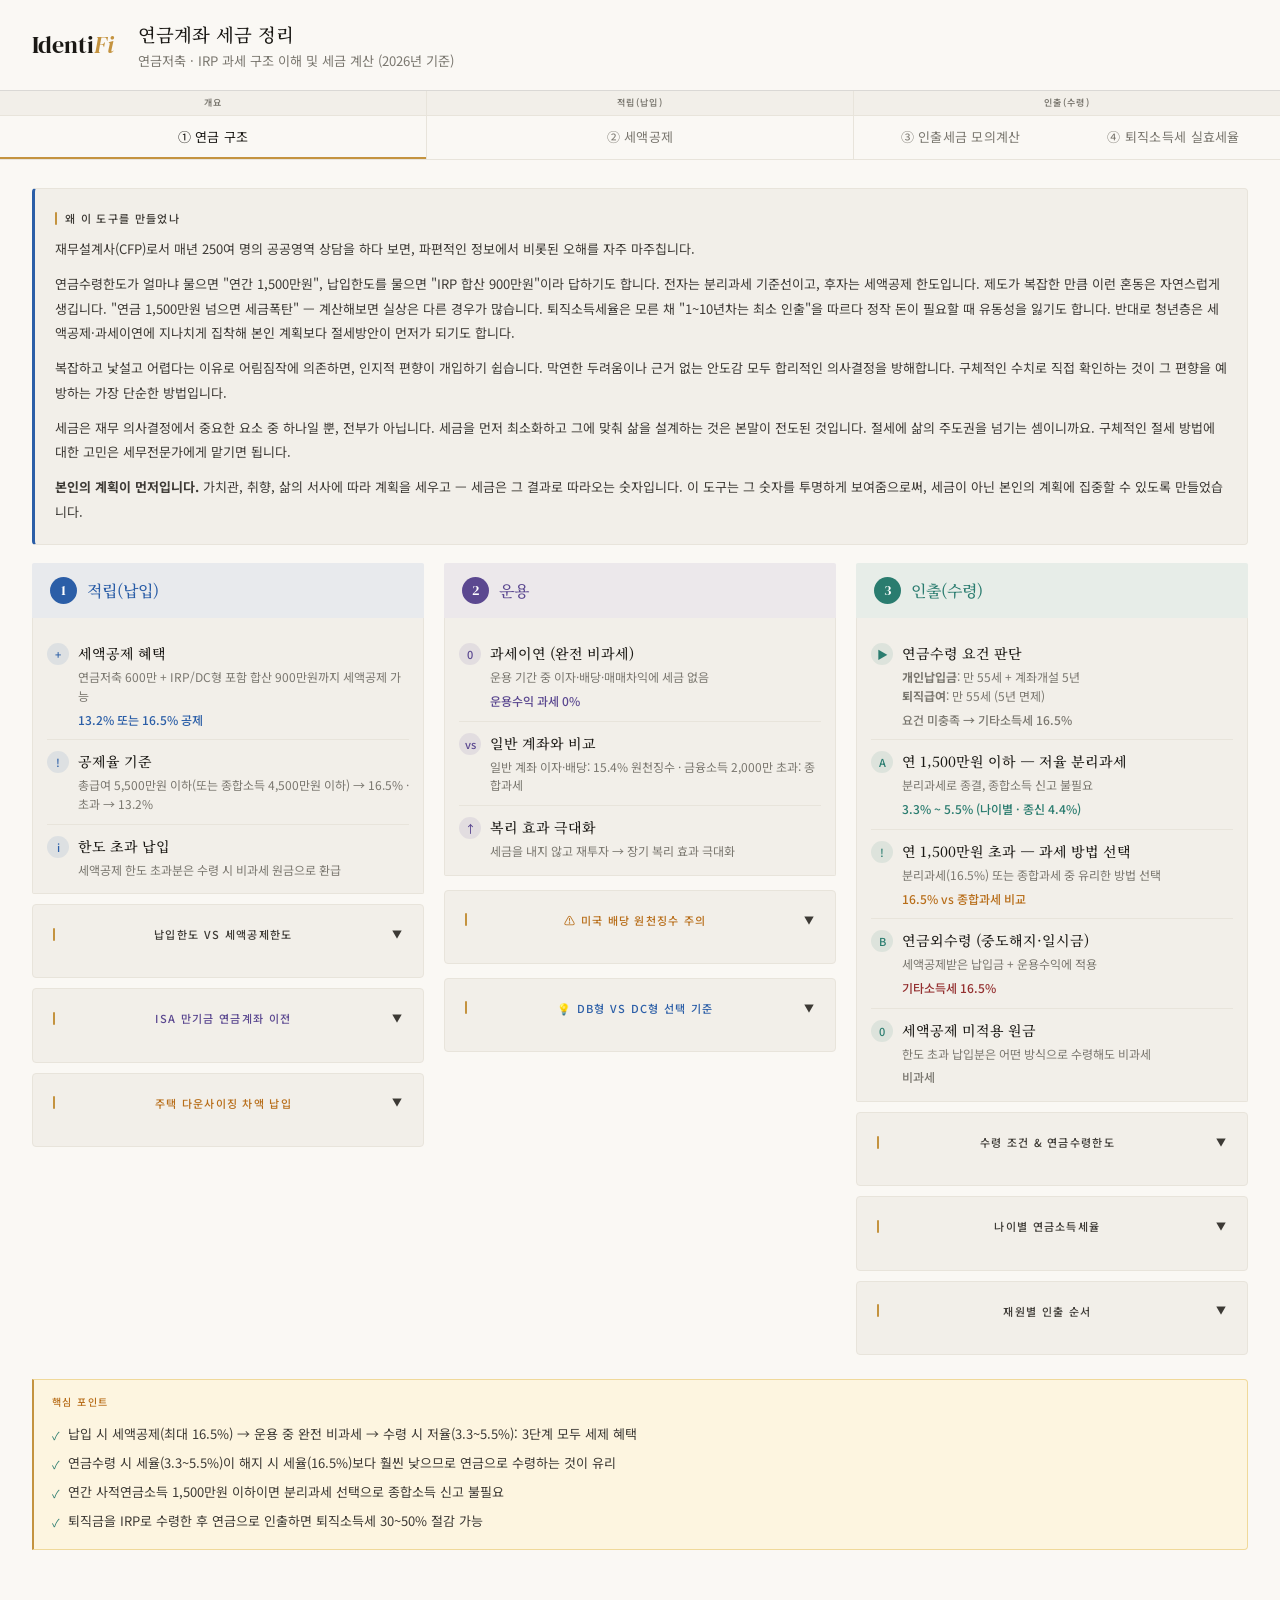
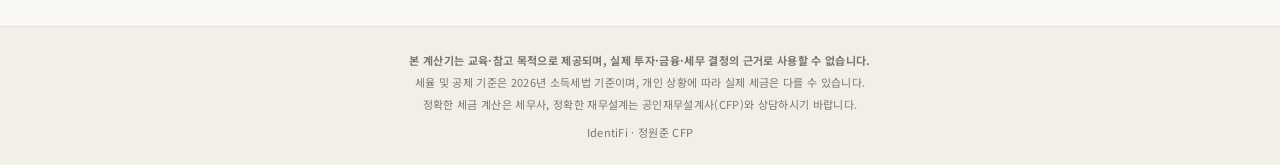
<file: public/pension-tax/index.html>
<!DOCTYPE html>
<html lang="ko">
<head>
<meta charset="UTF-8">
<meta name="viewport" content="width=device-width, initial-scale=1.0">
<title>연금계좌 세금 정리 | IdentiFi</title>
<link rel="preconnect" href="https://fonts.googleapis.com">
<link href="https://fonts.googleapis.com/css2?family=Noto+Serif+KR:wght@300;400;500;600&family=Noto+Sans+KR:wght@300;400;500&family=DM+Serif+Display:ital@0;1&display=swap" rel="stylesheet">
<style>
:root {
  --bg: #faf8f4;
  --bg2: #f2efe9;
  --bg3: #e8e4db;
  --text: #1a1814;
  --text2: #3d3a35;
  --text3: #7a776f;
  --border: rgba(0,0,0,.08);
  --border2: rgba(0,0,0,.13);
  --blue: #2b5ea7;
  --green: #2a7c6f;
  --amber: #b86e1a;
  --red: #943030;
  --purple: #5b4890;
  --gold: #c4933f;
  --gold-light: #f0d99a;
  --gold-pale: #fdf5e0;
  --accent-bg: #1a1814;
  --radius: 2px;
  --radius-lg: 4px;
  color-scheme: light;
}

* { box-sizing: border-box; margin: 0; padding: 0; }
body {
  font-family: 'Noto Sans KR', system-ui, sans-serif;
  background: var(--bg);
  color: var(--text);
  min-height: 100vh;
  font-size: 15px;
  line-height: 1.65;
}

/* ── HEADER ── */
.site-header {
  position: sticky; top: 0; z-index: 100;
  background: var(--bg);
  border-bottom: 1px solid var(--border2);
  padding: 1.2rem 2rem;
  display: flex;
  justify-content: space-between;
  align-items: center;
}
.header-left { display: flex; align-items: center; gap: 1.5rem; }
.logo { font-family: 'DM Serif Display', serif; font-size: 24px; color: var(--text); font-weight: 400; text-decoration: none; }
.logo span { color: var(--gold); font-style: italic; }
.page-title { font-family: 'Noto Serif KR', serif; font-size: 1.15rem; font-weight: 500; color: var(--text); }
.page-sub { font-size: .82rem; color: var(--text3); }

/* ── TAB NAV ── */
.tab-nav {
  display: flex;
  background: var(--bg);
  border-bottom: 1px solid var(--bg3);
}
.tab-group {
  display: flex;
  flex-direction: column;
  flex: 1;
  border-right: 1px solid var(--bg3);
}
.tab-group:last-child { border-right: none; }
.tab-grp-hd {
  font-size: 9px; font-weight: 600; color: var(--text3);
  text-align: center;
  padding: 5px 12px 4px;
  letter-spacing: .14em; text-transform: uppercase;
  background: var(--bg2);
  border-bottom: 1px solid var(--bg3);
}
.tab-grp-tabs { display: flex; }
.tab-btn {
  flex: 1;
  padding: 11px 8px;
  border: none; background: transparent;
  cursor: pointer; font-size: 13px; font-weight: 400;
  color: var(--text3); font-family: inherit;
  white-space: nowrap; border-bottom: 2px solid transparent;
  transition: all .2s; letter-spacing: .02em; text-align: center;
}
.tab-btn:hover { color: var(--text2); }
.tab-btn.active { color: var(--text); border-bottom-color: var(--gold); }
@media (max-width: 600px) {
  .tab-btn { font-size: 11px; padding: 10px 4px; }
  .tab-grp-hd { font-size: 8px; padding: 4px 8px 3px; }
}

/* ── LAYOUT ── */
.tab-content { display: none; }
.tab-content.active { display: block; }
.container { max-width: 1400px; margin: 0 auto; padding: 28px 32px; }
.split { display: grid; grid-template-columns: 1fr 1fr; gap: 20px; align-items: start; }
.split-55 { grid-template-columns: 55% 1fr; }
@media (max-width: 860px) { .split, .split-55 { grid-template-columns: 1fr; } }
@media (max-width: 600px) { .container { padding: 16px; } .site-header { padding: .9rem 1rem; } .page-sub { display: none; } .site-footer { padding: 18px 16px; } }

/* ── CARD ── */
.card {
  background: var(--bg2);
  border: 1px solid var(--bg3);
  border-radius: var(--radius-lg);
  padding: 20px;
}
.card + .card { margin-top: 14px; }
.card-title {
  font-size: 11px; font-weight: 500; color: var(--text2);
  margin-bottom: 14px; display: flex; align-items: center; gap: 8px;
  letter-spacing: .12em; text-transform: uppercase;
}
.card-title::before {
  content: ''; width: 2px; height: 13px;
  background: var(--gold); border-radius: 1px; flex-shrink: 0;
}

/* ── FORM ── */
.form-group { margin-bottom: 14px; }
.form-label {
  display: block; font-size: 10px; font-weight: 500;
  color: var(--text3); margin-bottom: 5px; letter-spacing: .14em;
  text-transform: uppercase;
}
.form-hint { font-size: 11px; color: var(--text3); margin-top: 4px; line-height: 1.55; }
.inp-wrap { position: relative; display: flex; align-items: center; }
.inp-wrap input[type="number"],
.inp-wrap input[type="date"] {
  width: 100%; padding: 9px 38px 9px 11px;
  border: 1px solid var(--bg3); border-radius: var(--radius);
  background: var(--bg); color: var(--text);
  font-size: 14px; font-family: inherit; transition: border-color .2s;
}
.inp-wrap input[type="date"] { padding: 9px 11px; }
.inp-wrap input[type="number"]:focus,
.inp-wrap input[type="date"]:focus { outline: none; border-color: var(--gold); }
.inp-row { display: flex; align-items: center; gap: 10px; }
.inp-row .inp-wrap { flex: 2; }
.inp-row .kr-num { flex: 1; margin-bottom: 0; min-height: auto; }
.inp-unit {
  position: absolute; right: 10px;
  font-size: 11px; color: var(--text3); pointer-events: none;
}
input[type="range"] { width: 100%; cursor: pointer; height: 4px; margin-top: 6px; -webkit-appearance: none; appearance: none; background: linear-gradient(to right,var(--gold) 0%,var(--gold) var(--pct,0%),var(--bg3) var(--pct,0%)); border-radius: 4px; padding: 0; border: none; }
input[type="range"]::-webkit-slider-thumb { -webkit-appearance: none; width: 14px; height: 14px; border-radius: 50%; background: var(--gold); border: 2px solid var(--bg); box-shadow: 0 0 0 2px rgba(196,147,63,.3); }
input[type="range"]::-moz-range-thumb { width: 14px; height: 14px; border: none; border-radius: 50%; background: var(--gold); border: 2px solid var(--bg); box-shadow: 0 0 0 2px rgba(196,147,63,.3); }
.range-row { display: flex; justify-content: space-between; font-size: 10px; color: var(--text3); margin-top: 3px; letter-spacing: .04em; }
.radio-group { display: flex; gap: 6px; flex-wrap: wrap; }
.radio-opt { flex: 1; min-width: 70px; }
.radio-opt input[type="radio"] { display: none; }
.radio-opt label {
  display: block; padding: 7px 10px; border: 1px solid var(--bg3);
  border-radius: var(--radius); cursor: pointer; font-size: 12px; font-weight: 400;
  text-align: center; color: var(--text3); transition: all .2s; white-space: nowrap;
}
.radio-opt input:checked + label { background: var(--accent-bg); color: var(--gold-light); border-color: var(--accent-bg); }
.divider { border: none; border-top: 1px solid var(--bg3); margin: 14px 0; }

/* ── RESULT ── */
.result-hero {
  background: var(--accent-bg); border-radius: var(--radius-lg);
  padding: 20px 22px; margin-bottom: 14px;
}
.result-hero-label { font-size: 10px; color: rgba(255,255,255,.45); margin-bottom: 6px; letter-spacing: .12em; text-transform: uppercase; }
.result-hero-value { font-family: 'DM Serif Display', serif; font-size: 34px; font-weight: 400; color: var(--gold-light); line-height: 1.2; }
.result-hero-sub { font-size: 12px; color: rgba(255,255,255,.4); margin-top: 6px; }

.rrow {
  display: flex; justify-content: space-between; align-items: center;
  padding: 9px 0; border-bottom: 1px solid var(--bg3); font-size: 13px;
}
.rrow:last-child { border-bottom: none; }
.rrow-label { color: var(--text3); }
.rrow-val { font-weight: 500; }
.rrow-val.green { color: var(--green); }
.rrow-val.red   { color: var(--red); }
.rrow-val.blue  { color: var(--blue); }
.rrow-val.gold  { color: var(--amber); }

.cmp-grid { display: grid; grid-template-columns: 1fr 1fr; gap: 10px; margin-top: 10px; }
.cmp-card {
  background: var(--bg3); border: 1px solid var(--bg3);
  border-radius: var(--radius); padding: 14px; text-align: center;
}
.cmp-card.winner { border-color: var(--green); background: rgba(42,124,111,.07); }
.cmp-label { font-size: 10px; font-weight: 500; color: var(--text3); margin-bottom: 6px; letter-spacing: .1em; text-transform: uppercase; }
.cmp-value { font-family: 'DM Serif Display', serif; font-size: 26px; font-weight: 400; color: var(--text); }
.cmp-card.winner .cmp-value { color: var(--green); }
.cmp-detail { font-size: 11px; color: var(--text3); margin-top: 4px; }
.badge-win {
  display: inline-block; background: var(--green); color: #fff;
  font-size: 10px; font-weight: 400; padding: 2px 8px; border-radius: 2px; margin-top: 5px; letter-spacing: .05em;
}

/* ── ALERT ── */
.alert {
  padding: 10px 14px; font-size: 12px; margin-bottom: 12px; line-height: 1.65;
  border-left: 2px solid; border-radius: 0 var(--radius-lg) var(--radius-lg) 0;
}
.alert-info  { background: #edf2fc; color: var(--blue); border-color: var(--blue); border-top: 1px solid #c8d8f5; border-right: 1px solid #c8d8f5; border-bottom: 1px solid #c8d8f5; }
.alert-warn  { background: var(--gold-pale); color: var(--amber); border-color: var(--gold); border-top: 1px solid #f0d99a; border-right: 1px solid #f0d99a; border-bottom: 1px solid #f0d99a; }
.alert-green { background: rgba(42,124,111,.07); color: var(--green); border-color: var(--green); border-top: 1px solid rgba(42,124,111,.18); border-right: 1px solid rgba(42,124,111,.18); border-bottom: 1px solid rgba(42,124,111,.18); }

/* ── TAX FLOW (종합과세 흐름도) ── */
.tax-flow { display: flex; flex-direction: column; gap: 0; }
.tf-box { border: 1.5px solid var(--bg3); border-radius: var(--radius); padding: 12px 14px; background: var(--bg); }
.tf-box-title { font-size: 10px; font-weight: 700; color: var(--text3); letter-spacing: .06em; text-transform: uppercase; margin-bottom: 8px; }
.tf-auto-row { display: flex; justify-content: space-between; align-items: center; }
.tf-auto-badge { background: var(--bg3); color: var(--text3); font-size: 9px; padding: 1px 5px; border-radius: 3px; font-weight: 600; margin-left: 5px; vertical-align: middle; }
.tf-result { display: flex; justify-content: space-between; align-items: center; margin-top: 8px; padding-top: 8px; border-top: 1px dashed var(--border); }
.tf-result-label { font-size: 11px; font-weight: 700; color: var(--text2); }
.tf-result-value { font-family: 'DM Serif Display', serif; font-size: 15px; color: var(--gold); }
.tf-arrow { text-align: center; font-size: 11px; color: var(--text3); padding: 4px 0; line-height: 1.4; }
.tf-step { border-radius: var(--radius); padding: 10px 14px; display: flex; justify-content: space-between; align-items: center; }
.tf-step.neutral { background: var(--bg2); border: 1.5px solid var(--bg3); }
.tf-step.final   { background: rgba(43,94,167,.06); border: 1.5px solid rgba(43,94,167,.3); }
.tf-step-label { font-size: 12px; font-weight: 600; color: var(--text1); }
.tf-step-value { font-family: 'DM Serif Display', serif; font-size: 17px; color: var(--gold); }

/* ── SECTION TOGGLE ── */
.section-toggle {
  display: none;
  border: 1px solid var(--bg3); border-radius: var(--radius-lg);
  margin-top: 14px; overflow: hidden;
}
.section-toggle.visible { display: block; }
.stoggle-header {
  display: flex; align-items: center; justify-content: space-between;
  padding: 12px 16px; background: var(--bg3); cursor: pointer;
  font-size: 11px; font-weight: 500; color: var(--text2);
  border: none; width: 100%; text-align: left; font-family: inherit;
  transition: background .2s; letter-spacing: .08em; text-transform: uppercase;
}
.stoggle-header:hover { background: #ddd8cf; }
.stoggle-header .chev { transition: transform .25s; font-style: normal; font-size: 11px; }
.stoggle-header.open .chev { transform: rotate(180deg); }
.stoggle-body { padding: 16px; border-top: 1px solid var(--bg3); }
.stoggle-body.hidden { display: none; }

.sub-title {
  font-size: 10px; font-weight: 500; color: var(--text3);
  text-transform: uppercase; letter-spacing: .14em;
  margin-bottom: 10px; padding-bottom: 6px; border-bottom: 1px solid var(--bg3);
}

/* ── MODE TOGGLE ── */
.mode-toggle {
  display: flex; background: var(--bg3); border: 1px solid var(--bg3);
  border-radius: var(--radius); padding: 3px; margin-bottom: 16px;
}
.mode-btn {
  flex: 1; padding: 7px 12px; border: none; background: transparent;
  cursor: pointer; font-size: 12px; font-weight: 400; color: var(--text3);
  border-radius: var(--radius); transition: all .2s; font-family: inherit;
}
.mode-btn.active { background: var(--accent-bg); color: var(--gold-light); }
.mode-panel { display: none; }
.mode-panel.active { display: block; }

/* ── TAB 1: FLOW DIAGRAM ── */
.flow-wrap {
  display: grid;
  grid-template-columns: repeat(3, 1fr);
  gap: 0 20px;
  align-items: start;
}
@media (max-width: 860px) { .flow-wrap { grid-template-columns: 1fr; } }
.flow-stage { }
.flow-head {
  display: flex; align-items: center; gap: 10px;
  padding: 14px 18px; border-radius: var(--radius) var(--radius) 0 0;
  font-weight: 500; font-size: 16px; font-family: 'Noto Serif KR', serif;
}
.flow-head .num {
  width: 27px; height: 27px; border-radius: 50%;
  display: flex; align-items: center; justify-content: center;
  font-size: 14px; font-weight: 400; flex-shrink: 0; font-family: 'DM Serif Display', serif;
}
.flow-body {
  background: var(--bg2); border: 1px solid var(--bg3);
  border-top: none; border-radius: 0 0 var(--radius) var(--radius); padding: 14px;
}
.flow-arrow {
  display: flex; justify-content: center; align-items: center;
  height: 28px; font-size: 18px; color: var(--text3);
  display: none;
}
@media (max-width: 860px) { .flow-arrow { display: flex; } }

.fitem {
  display: flex; gap: 9px; padding: 10px 0;
  border-bottom: 1px solid var(--bg3); font-size: 13px;
  align-items: flex-start;
}
.fitem:last-child { border-bottom: none; padding-bottom: 0; }
.fitem-dot {
  width: 22px; height: 22px; border-radius: 50%;
  display: flex; align-items: center; justify-content: center;
  font-size: 11px; font-weight: 500; flex-shrink: 0; margin-top: 1px;
}
.fitem-body { flex: 1; }
.fitem-title { font-weight: 500; color: var(--text); font-size: 14px; font-family: 'Noto Serif KR', serif; }
.fitem-desc  { font-size: 12px; color: var(--text3); margin-top: 3px; line-height: 1.55; }
.fitem-rate  { font-size: 12px; font-weight: 500; white-space: nowrap; margin-top: 4px; }

.flow-blue .flow-head { background: rgba(43,94,167,.09); color: var(--blue); }
.flow-blue .flow-head .num { background: var(--blue); color: #fff; }
.flow-blue .fitem-dot { background: rgba(43,94,167,.1); color: var(--blue); }
.flow-purple .flow-head { background: rgba(91,72,144,.09); color: var(--purple); }
.flow-purple .flow-head .num { background: var(--purple); color: #fff; }
.flow-purple .fitem-dot { background: rgba(91,72,144,.1); color: var(--purple); }
.flow-green .flow-head { background: rgba(42,124,111,.09); color: var(--green); }
.flow-green .flow-head .num { background: var(--green); color: #fff; }
.flow-green .fitem-dot { background: rgba(42,124,111,.1); color: var(--green); }

.key-box {
  background: var(--gold-pale);
  border-left: 2px solid var(--gold);
  border-top: 1px solid #f0d99a; border-right: 1px solid #f0d99a; border-bottom: 1px solid #f0d99a;
  border-radius: 0 var(--radius-lg) var(--radius-lg) 0; padding: 14px 18px;
  margin-top: 24px;
}
.key-box-title { font-size: 10px; font-weight: 500; color: var(--amber); margin-bottom: 10px; letter-spacing: .14em; text-transform: uppercase; }
.key-pt {
  font-size: 13px; color: var(--text2); padding: 4px 0;
  display: flex; gap: 8px; line-height: 1.6;
}
.key-pt::before { content: '✓'; color: var(--green); flex-shrink: 0; font-size: 11px; margin-top: 3px; }

/* ── MATRIX ── */
.matrix-wrap { overflow-x: auto; margin: 14px -20px 0; padding: 0 20px; }
table.matrix {
  border-collapse: collapse; width: 100%;
  font-size: 13px; min-width: 480px;
}
table.matrix th, table.matrix td {
  border: 1px solid var(--bg3); padding: 9px 11px;
  text-align: center; white-space: nowrap;
}
table.matrix th {
  background: var(--accent-bg); color: var(--gold-light); font-weight: 500;
}
table.matrix .rh {
  background: var(--bg3); font-weight: 500; color: var(--text2);
  text-align: left; padding-left: 12px;
}
.matrix-legend {
  display: flex; gap: 12px; flex-wrap: wrap;
  font-size: 11px; margin-top: 10px; color: var(--text2);
}
.legend-dot {
  width: 12px; height: 12px; border-radius: 2px; flex-shrink: 0; margin-top: 2px;
}

/* ── BREAKDOWN BOX ── */
.breakdown {
  background: var(--bg3); border-radius: var(--radius);
  padding: 12px 14px; margin-top: 12px;
}
.breakdown-title { font-size: 10px; font-weight: 500; color: var(--text3); margin-bottom: 8px; letter-spacing: .1em; text-transform: uppercase; }
.breakdown-row {
  display: flex; justify-content: space-between;
  font-size: 13px; padding: 3px 0; color: var(--text2);
}
.breakdown-row.total {
  border-top: 1px solid var(--bg3); margin-top: 6px;
  padding-top: 8px; font-weight: 500; color: var(--text);
}

/* ── STAGE OVERVIEW ── */
.t1-overview { display: grid; grid-template-columns: repeat(3,1fr); gap: 14px; margin-bottom: 24px; }
@media (max-width: 860px) { .t1-overview { grid-template-columns: 1fr; } }
.isa-down-grid { display: grid; grid-template-columns: 1fr 1fr; gap: 14px; margin-top: 12px; }
@media (max-width: 600px) { .isa-down-grid { grid-template-columns: 1fr; } }

/* ── LIMIT DIAGRAM ── */
.limit-bar { display: flex; height: 48px; border-radius: var(--radius); overflow: hidden; margin: 12px 0 4px; }
.limit-seg { display: flex; flex-direction: column; justify-content: center; align-items: center; padding: 4px 6px; font-size: 11px; font-weight: 500; text-align: center; line-height: 1.3; }
.ls-a { background: var(--accent-bg); color: var(--gold-light); }
.ls-b { background: rgba(196,147,63,.15); color: var(--gold); }
.ls-c { background: var(--bg3); color: var(--text3); }
.limit-ruler { display: flex; justify-content: space-between; font-size: 10px; color: var(--text3); letter-spacing: .04em; }

/* ── KR NUM DISPLAY ── */
.kr-num { font-family: 'DM Serif Display', serif; font-size: 20px; font-weight: 400; color: var(--gold); min-height: 24px; margin-bottom: 4px; line-height: 1.3; }

/* ── FOOTER ── */
.site-footer {
  margin-top: 48px; padding: 22px 32px;
  background: var(--bg2); border-top: 1px solid var(--bg3);
}
.disclaimer {
  font-size: 11px; color: var(--text3); line-height: 2;
  text-align: center; max-width: 800px; margin: 0 auto; letter-spacing: .03em;
}

/* ── WITHDRAWAL TABLE ── */
.wd-table { width:100%; border-collapse:collapse; font-size:12px; margin-top:8px; }
.wd-table th { background:var(--accent-bg); color:var(--gold-light); padding:7px 8px; text-align:center; font-weight:500; border:1px solid var(--bg3); font-size:10px; letter-spacing:.06em; text-transform:uppercase; }
.wd-table td { padding:6px 8px; border:1px solid var(--bg3); vertical-align:middle; }
.wd-table tbody tr:nth-child(even) td { background:var(--bg2); }
.wd-table tfoot td { background:var(--bg3); font-weight:600; font-size:12px; border:1px solid var(--bg3); padding:7px 8px; }
.wd-inp { width:100%; padding:4px 6px; border:1px solid var(--bg3); border-radius:var(--radius); background:var(--bg); color:var(--text); font-size:13px; font-family:inherit; text-align:right; }
.wd-inp:focus { outline:none; border-color:var(--gold); }
.wd-add-btn { display:inline-flex; align-items:center; gap:5px; padding:6px 14px; background:var(--accent-bg); color:var(--gold-light); border:none; border-radius:var(--radius); cursor:pointer; font-size:12px; font-family:inherit; margin-top:10px; letter-spacing:.03em; }
.wd-add-btn:hover { opacity:.85; }
.wd-del-btn { background:none; border:none; cursor:pointer; color:var(--red); font-size:14px; line-height:1; padding:2px 6px; }
/* ── MOBILE VISIBILITY ── */
.mobile-notice { display: none; }
@media (max-width: 640px) {
  .hide-mobile { display: none !important; }
  .mobile-notice { display: block; margin-bottom: 16px; }
}
</style>
</head>
<body>

<!-- HEADER -->
<header class="site-header">
  <div class="header-left">
    <a href="https://identifi.co.kr" target="_blank" rel="noopener" class="logo">Identi<span>Fi</span></a>
    <div>
      <div class="page-title">연금계좌 세금 정리</div>
      <div class="page-sub">연금저축 · IRP 과세 구조 이해 및 세금 계산 (2026년 기준)</div>
    </div>
  </div>
</header>

<!-- TAB NAV -->
<nav class="tab-nav">
  <div class="tab-group">
    <div class="tab-grp-hd">개요</div>
    <div class="tab-grp-tabs">
      <button class="tab-btn active" onclick="switchTab(0)">① 연금 구조</button>
    </div>
  </div>
  <div class="tab-group">
    <div class="tab-grp-hd">적립(납입)</div>
    <div class="tab-grp-tabs">
      <button class="tab-btn" onclick="switchTab(1)">② 세액공제</button>
    </div>
  </div>
  <div class="tab-group">
    <div class="tab-grp-hd">인출(수령)</div>
    <div class="tab-grp-tabs">
      <button class="tab-btn" onclick="switchTab(2)">③ 인출세금 모의계산</button>
      <button class="tab-btn" onclick="switchTab(3)">④ 퇴직소득세 실효세율</button>
    </div>
  </div>
</nav>

<main>

<!-- ════════════════════════════════════════════
     TAB 1 : 세금 구조
     ════════════════════════════════════════════ -->
<div id="tab0" class="tab-content active">
<div class="container">

  <div class="mobile-notice alert alert-info" style="text-align:center;padding:14px 16px">
    <strong>PC 웹 브라우저에서 이용을 권장합니다</strong><br>
    <span style="font-size:12px;line-height:1.8">모바일에서는 표·매트릭스 등 일부 콘텐츠가 생략됩니다.<br>더 많은 정보를 한눈에 보시려면 PC에서 접속해주세요.</span>
  </div>
  <div class="card hide-mobile" style="margin-bottom:18px;border-left:3px solid var(--blue)">
    <div class="card-title" style="margin-bottom:10px">왜 이 도구를 만들었나</div>
    <div style="font-size:13px;color:var(--text2);line-height:1.9">
      <p style="margin:0 0 10px">재무설계사(CFP)로서 매년 250여 명의 공공영역 상담을 하다 보면, 파편적인 정보에서 비롯된 오해를 자주 마주칩니다.</p>
      <p style="margin:0 0 10px">연금수령한도가 얼마냐 물으면 "연간 1,500만원", 납입한도를 물으면 "IRP 합산 900만원"이라 답하기도 합니다. 전자는 분리과세 기준선이고, 후자는 세액공제 한도입니다. 제도가 복잡한 만큼 이런 혼동은 자연스럽게 생깁니다. "연금 1,500만원 넘으면 세금폭탄" — 계산해보면 실상은 다른 경우가 많습니다. 퇴직소득세율은 모른 채 "1~10년차는 최소 인출"을 따르다 정작 돈이 필요할 때 유동성을 잃기도 합니다. 반대로 청년층은 세액공제·과세이연에 지나치게 집착해 본인 계획보다 절세방안이 먼저가 되기도 합니다.</p>
      <p style="margin:0 0 10px">복잡하고 낯설고 어렵다는 이유로 어림짐작에 의존하면, 인지적 편향이 개입하기 쉽습니다. 막연한 두려움이나 근거 없는 안도감 모두 합리적인 의사결정을 방해합니다. 구체적인 수치로 직접 확인하는 것이 그 편향을 예방하는 가장 단순한 방법입니다.</p>
      <p style="margin:0 0 10px">세금은 재무 의사결정에서 중요한 요소 중 하나일 뿐, 전부가 아닙니다. 세금을 먼저 최소화하고 그에 맞춰 삶을 설계하는 것은 본말이 전도된 것입니다. 절세에 삶의 주도권을 넘기는 셈이니까요. 구체적인 절세 방법에 대한 고민은 세무전문가에게 맡기면 됩니다.</p>
      <p style="margin:0"><strong>본인의 계획이 먼저입니다.</strong> 가치관, 취향, 삶의 서사에 따라 계획을 세우고 — 세금은 그 결과로 따라오는 숫자입니다. 이 도구는 그 숫자를 투명하게 보여줌으로써, 세금이 아닌 본인의 계획에 집중할 수 있도록 만들었습니다.</p>
    </div>
  </div>

  <div class="flow-wrap">

    <!-- ① 적립(납입) 컬럼 -->
    <div>
      <div class="flow-stage flow-blue">
        <div class="flow-head"><div class="num">1</div>적립(납입)</div>
        <div class="flow-body">
          <div class="fitem">
            <div class="fitem-dot">+</div>
            <div class="fitem-body">
              <div class="fitem-title">세액공제 혜택</div>
              <div class="fitem-desc">연금저축 600만 + IRP/DC형 포함 합산 900만원까지 세액공제 가능</div>
              <div class="fitem-rate" style="color:var(--blue)">13.2% 또는 16.5% 공제</div>
            </div>
          </div>
          <div class="fitem">
            <div class="fitem-dot">!</div>
            <div class="fitem-body">
              <div class="fitem-title">공제율 기준</div>
              <div class="fitem-desc">총급여 5,500만원 이하(또는 종합소득 4,500만원 이하) → 16.5% · 초과 → 13.2%</div>
            </div>
          </div>
          <div class="fitem">
            <div class="fitem-dot">i</div>
            <div class="fitem-body">
              <div class="fitem-title">한도 초과 납입</div>
              <div class="fitem-desc">세액공제 한도 초과분은 수령 시 비과세 원금으로 환급</div>
            </div>
          </div>
        </div>
      </div>

      <div class="card hide-mobile" style="margin-top:10px">
        <div class="card-title" style="cursor:pointer;display:flex;justify-content:space-between;align-items:center;user-select:none" onclick="toggleSection('t0_limit')"><span>납입한도 vs 세액공제한도</span><i id="t0_limit_chev" style="font-size:10px;transition:transform .2s;font-style:normal">▼</i></div>
        <div id="t0_limit_body" class="stoggle-body hidden" style="padding:0">
        <div class="alert alert-info" style="margin-bottom:12px;font-size:11px">납입한도(얼마까지 넣을 수 있나)와 공제한도(세금혜택 받는 금액)는 다릅니다. 초과분은 수령 시 비과세.</div>
        <div style="font-size:11px;font-weight:700;color:var(--text2);margin-bottom:5px">연금저축 단독</div>
        <div class="limit-bar">
          <div class="limit-seg ls-a" style="flex:600">공제<br>600만</div>
          <div class="limit-seg ls-c" style="flex:1200">초과 납입 (비과세)<br>최대 1,200만</div>
        </div>
        <div class="limit-ruler"><span>0</span><span>600만</span><span>1,800만원/년</span></div>
        <div style="font-size:11px;font-weight:700;color:var(--text2);margin:10px 0 5px">연금저축 + IRP 합산</div>
        <div class="limit-bar">
          <div class="limit-seg ls-a" style="flex:600">연금저축<br>600만</div>
          <div class="limit-seg ls-b" style="flex:300">IRP<br>300만</div>
          <div class="limit-seg ls-c" style="flex:900">비과세<br>최대 900만</div>
        </div>
        <div class="limit-ruler"><span>0</span><span>600만</span><span>900만</span><span>1,800만원/년</span></div>
        <div style="font-size:11px;color:var(--text2);line-height:1.8;margin-top:10px">
          <div>· 연금저축: 최대 <strong>600만원/년</strong></div>
          <div>· IRP 포함 합산: 최대 <strong>900만원/년</strong></div>
          <div>· 공제율: 16.5% 또는 13.2%</div>
        </div>
        <div class="alert alert-info" style="margin-top:10px;font-size:11px">
          <strong>DC형</strong> — 납입 자체 한도 없음. 세액공제는 IRP와 동일하게 900만원 한도 내 적용.
        </div>
        </div>
      </div>

      <div class="card hide-mobile" style="margin-top:10px">
        <div class="card-title" style="cursor:pointer;display:flex;justify-content:space-between;align-items:center;user-select:none" onclick="toggleSection('t0_isa')"><span style="color:var(--purple)">ISA 만기금 연금계좌 이전</span><i id="t0_isa_chev" style="font-size:10px;transition:transform .2s;font-style:normal">▼</i></div>
        <div id="t0_isa_body" class="stoggle-body hidden" style="padding:0">
        <div style="font-size:12px;color:var(--text2);line-height:1.9">
          <div>· ISA 만기 후 연금계좌로 이전</div>
          <div>· 이전금액의 <strong>10%, 최대 300만원</strong> 추가 세액공제</div>
          <div>· 이전금액은 납입한도(1,800만원) <strong>별도</strong></div>
        </div>
        <div class="alert alert-info" style="margin-top:10px;font-size:11px">예) ISA 3,000만원 이전 → 300만원 추가 세액공제</div>
        </div>
      </div>

      <div class="card hide-mobile" style="margin-top:10px">
        <div class="card-title" style="cursor:pointer;display:flex;justify-content:space-between;align-items:center;user-select:none" onclick="toggleSection('t0_down')"><span style="color:var(--amber)">주택 다운사이징 차액 납입</span><i id="t0_down_chev" style="font-size:10px;transition:transform .2s;font-style:normal">▼</i></div>
        <div id="t0_down_body" class="stoggle-body hidden" style="padding:0">
        <div style="font-size:12px;color:var(--text2);line-height:1.9">
          <div>· 실거주 주택을 저가 주택으로 교체 시 차액</div>
          <div>· 납입한도(1,800만원) <strong>외에 추가 납입</strong> 가능</div>
          <div>· 노후 자금을 연금계좌로 집중하는 전략</div>
        </div>
        <div class="alert alert-warn" style="margin-top:10px;font-size:11px">세무사 또는 CFP 상담 권장</div>
        </div>
      </div>
    </div>

    <!-- ② 운용 컬럼 -->
    <div>
      <div class="flow-stage flow-purple">
        <div class="flow-head"><div class="num">2</div>운용</div>
        <div class="flow-body">
          <div class="fitem">
            <div class="fitem-dot">0</div>
            <div class="fitem-body">
              <div class="fitem-title">과세이연 (완전 비과세)</div>
              <div class="fitem-desc">운용 기간 중 이자·배당·매매차익에 세금 없음</div>
              <div class="fitem-rate" style="color:var(--purple)">운용수익 과세 0%</div>
            </div>
          </div>
          <div class="fitem">
            <div class="fitem-dot">vs</div>
            <div class="fitem-body">
              <div class="fitem-title">일반 계좌와 비교</div>
              <div class="fitem-desc">일반 계좌 이자·배당: 15.4% 원천징수 · 금융소득 2,000만 초과: 종합과세</div>
            </div>
          </div>
          <div class="fitem">
            <div class="fitem-dot">↑</div>
            <div class="fitem-body">
              <div class="fitem-title">복리 효과 극대화</div>
              <div class="fitem-desc">세금을 내지 않고 재투자 → 장기 복리 효과 극대화</div>
            </div>
          </div>
        </div>
      </div>
      <div class="card hide-mobile" style="margin-top:14px">
        <div class="card-title" style="cursor:pointer;display:flex;justify-content:space-between;align-items:center;user-select:none" onclick="toggleSection('t0_div')"><span style="color:var(--amber)">⚠ 미국 배당 원천징수 주의</span><i id="t0_div_chev" style="font-size:10px;transition:transform .2s;font-style:normal">▼</i></div>
        <div id="t0_div_body" class="stoggle-body hidden" style="padding:0">
        <div class="fitem" style="border-bottom:none;padding-bottom:0">
          <div class="fitem-body">
            <div class="fitem-desc" style="font-size:13px;color:var(--text2);line-height:1.7">
              미국 주식·ETF 배당금은 <strong>미국에서 15% 원천징수</strong> 후 입금됩니다.<br>
              연금계좌는 운용 중 한국 세금이 없어 외국납부세액공제 적용 불가 → <strong>15%가 비용으로 확정</strong><br>
              반면 <strong>일반계좌</strong>는 한국 배당소득세(15.4%)에서 미국 15%를 공제 → 실질 추가 부담 약 0.4%
            </div>
            <div class="alert alert-warn" style="margin-top:10px;margin-bottom:0">
              고배당 미국 ETF(S&P500 배당형 등)는 ISA·일반계좌 활용이 세후 수익률에 유리할 수 있음
            </div>
          </div>
        </div>
        </div>
      </div>
      <div class="card hide-mobile" style="margin-top:14px">
        <div class="card-title" style="cursor:pointer;display:flex;justify-content:space-between;align-items:center;user-select:none" onclick="toggleSection('t0_dbdc')"><span style="color:var(--blue)">💡 DB형 vs DC형 선택 기준</span><i id="t0_dbdc_chev" style="font-size:10px;transition:transform .2s;font-style:normal">▼</i></div>
        <div id="t0_dbdc_body" class="stoggle-body hidden" style="padding:0">
        <div class="fitem" style="border-bottom:none;padding-bottom:0">
          <div class="fitem-body">
            <div style="display:grid;grid-template-columns:1fr 1fr;gap:10px;margin-bottom:10px">
              <div style="padding:10px;background:rgba(43,94,167,.07);border-radius:var(--radius);border:1px solid rgba(43,94,167,.2)">
                <div style="font-size:12px;font-weight:700;color:var(--blue);margin-bottom:5px">DB형 (확정급여형)</div>
                <div style="font-size:11px;color:var(--text2);line-height:1.7">퇴직급여 = 퇴직 직전<br>평균임금 × 근속연수<br><span style="color:var(--text3)">회사가 운용 책임</span></div>
                <div style="margin-top:8px;font-size:11px;font-weight:600;color:var(--blue)">임금상승률 高 → 유리</div>
              </div>
              <div style="padding:10px;background:rgba(91,72,144,.07);border-radius:var(--radius);border:1px solid rgba(91,72,144,.2)">
                <div style="font-size:12px;font-weight:700;color:var(--purple);margin-bottom:5px">DC형 (확정기여형)</div>
                <div style="font-size:11px;color:var(--text2);line-height:1.7">연간 임금 1/12 매년 적립<br>근로자가 직접 투자 운용<br><span style="color:var(--text3)">투자 손익 본인 귀속</span></div>
                <div style="margin-top:8px;font-size:11px;font-weight:600;color:var(--purple)">투자수익률 高 → 유리</div>
              </div>
            </div>
            <div class="alert alert-info" style="margin-bottom:0;font-size:11px;line-height:1.8">
              <strong>판단 기준</strong><br>
              예상 <strong>임금상승률 &gt; 투자수익률</strong> → DB형 선택<br>
              예상 <strong>투자수익률 &gt; 임금상승률</strong> → DC형 선택
            </div>
          </div>
        </div>
        </div>
      </div>
    </div>

    <!-- ③ 인출(수령) 컬럼 -->
    <div>
      <div class="flow-stage flow-green">
        <div class="flow-head"><div class="num">3</div>인출(수령)</div>
        <div class="flow-body">
          <div class="fitem">
            <div class="fitem-dot">▶</div>
            <div class="fitem-body">
              <div class="fitem-title">연금수령 요건 판단</div>
              <div class="fitem-desc"><strong>개인납입금</strong>: 만 55세 + 계좌개설 5년<br><strong>퇴직급여</strong>: 만 55세 (5년 면제)</div>
              <div class="fitem-rate" style="color:var(--text3)">요건 미충족 → 기타소득세 16.5%</div>
            </div>
          </div>
          <div class="fitem">
            <div class="fitem-dot">A</div>
            <div class="fitem-body">
              <div class="fitem-title">연 1,500만원 이하 — 저율 분리과세</div>
              <div class="fitem-desc">분리과세로 종결, 종합소득 신고 불필요</div>
              <div class="fitem-rate" style="color:var(--green)">3.3% ~ 5.5% (나이별 · 종신 4.4%)</div>
            </div>
          </div>
          <div class="fitem">
            <div class="fitem-dot">!</div>
            <div class="fitem-body">
              <div class="fitem-title">연 1,500만원 초과 — 과세 방법 선택</div>
              <div class="fitem-desc">분리과세(16.5%) 또는 종합과세 중 유리한 방법 선택</div>
              <div class="fitem-rate" style="color:var(--amber)">16.5% vs 종합과세 비교</div>
            </div>
          </div>
          <div class="fitem">
            <div class="fitem-dot">B</div>
            <div class="fitem-body">
              <div class="fitem-title">연금외수령 (중도해지·일시금)</div>
              <div class="fitem-desc">세액공제받은 납입금 + 운용수익에 적용</div>
              <div class="fitem-rate" style="color:var(--red)">기타소득세 16.5%</div>
            </div>
          </div>
          <div class="fitem">
            <div class="fitem-dot">0</div>
            <div class="fitem-body">
              <div class="fitem-title">세액공제 미적용 원금</div>
              <div class="fitem-desc">한도 초과 납입분은 어떤 방식으로 수령해도 비과세</div>
              <div class="fitem-rate" style="color:var(--text3)">비과세</div>
            </div>
          </div>
        </div>
      </div>

      <div class="card hide-mobile" style="margin-top:10px">
        <div class="card-title" style="cursor:pointer;display:flex;justify-content:space-between;align-items:center;user-select:none" onclick="toggleSection('t0_cond')"><span>수령 조건 & 연금수령한도</span><i id="t0_cond_chev" style="font-size:10px;transition:transform .2s;font-style:normal">▼</i></div>
        <div id="t0_cond_body" class="stoggle-body hidden" style="padding:0">
        <div class="sub-title">재원별 수령 개시 요건</div>
        <div style="background:rgba(55,138,221,.07);border:1px solid rgba(55,138,221,.2);border-radius:var(--radius);padding:10px;margin-bottom:8px">
          <div style="font-size:12px;font-weight:700;color:var(--blue);margin-bottom:6px">개인 납입금 (연금저축 · IRP)</div>
          <div style="font-size:12px;line-height:2">
            <div style="display:flex;align-items:center;gap:8px">
              <span style="background:var(--blue);color:#fff;font-size:10px;font-weight:700;padding:2px 7px;border-radius:10px;white-space:nowrap">필수</span>
              <span>만 <strong>55세 이상</strong></span>
            </div>
            <div style="display:flex;align-items:center;gap:8px">
              <span style="background:var(--blue);color:#fff;font-size:10px;font-weight:700;padding:2px 7px;border-radius:10px;white-space:nowrap">필수</span>
              <span>계좌개설 <strong>5년 이상</strong></span>
            </div>
          </div>
        </div>
        <div style="background:rgba(29,158,117,.07);border:1px solid rgba(29,158,117,.2);border-radius:var(--radius);padding:10px;margin-bottom:8px">
          <div style="font-size:12px;font-weight:700;color:var(--green);margin-bottom:6px">퇴직급여 (DC·DB·퇴직IRP)</div>
          <div style="font-size:12px;line-height:2">
            <div style="display:flex;align-items:center;gap:8px">
              <span style="background:var(--green);color:#fff;font-size:10px;font-weight:700;padding:2px 7px;border-radius:10px;white-space:nowrap">필수</span>
              <span>만 <strong>55세 이상</strong></span>
            </div>
            <div style="display:flex;align-items:center;gap:8px">
              <span style="background:var(--bg3);color:var(--text3);border:1px solid var(--border2);font-size:10px;font-weight:700;padding:2px 7px;border-radius:10px;white-space:nowrap">면제</span>
              <span style="color:var(--text3)">5년 요건 <strong>제외</strong></span>
            </div>
          </div>
        </div>
        <div class="alert alert-warn" style="font-size:11px;margin-bottom:12px">요건 미충족 → 기타소득세 16.5%</div>

        <div class="sub-title">연금수령한도 (연차별)</div>
        <div style="font-size:11px;color:var(--text2);margin-bottom:6px">평가액 ÷ (11 - 수령연차) × 1.2</div>
        <table style="width:100%;border-collapse:collapse;font-size:12px">
          <tr style="background:var(--bg3)">
            <th style="padding:5px 7px;border:1px solid var(--border);font-weight:600;color:var(--text2)">연차</th>
            <th style="padding:5px 7px;border:1px solid var(--border);font-weight:600;color:var(--text2)">한도율</th>
            <th style="padding:5px 7px;border:1px solid var(--border);font-weight:600;color:var(--text2)">1억 기준</th>
          </tr>
          <tr><td style="padding:4px 7px;border:1px solid var(--border)">1년차</td><td style="padding:4px 7px;border:1px solid var(--border);text-align:center">12.0%</td><td style="padding:4px 7px;border:1px solid var(--border);text-align:right">1,200만원</td></tr>
          <tr style="background:var(--bg2)"><td style="padding:4px 7px;border:1px solid var(--border)">2년차</td><td style="padding:4px 7px;border:1px solid var(--border);text-align:center">13.3%</td><td style="padding:4px 7px;border:1px solid var(--border);text-align:right">1,333만원</td></tr>
          <tr><td style="padding:4px 7px;border:1px solid var(--border)">3년차</td><td style="padding:4px 7px;border:1px solid var(--border);text-align:center">15.0%</td><td style="padding:4px 7px;border:1px solid var(--border);text-align:right">1,500만원</td></tr>
          <tr style="background:var(--bg2)"><td style="padding:4px 7px;border:1px solid var(--border)">4년차</td><td style="padding:4px 7px;border:1px solid var(--border);text-align:center">17.1%</td><td style="padding:4px 7px;border:1px solid var(--border);text-align:right">1,714만원</td></tr>
          <tr><td style="padding:4px 7px;border:1px solid var(--border)">5년차</td><td style="padding:4px 7px;border:1px solid var(--border);text-align:center">20.0%</td><td style="padding:4px 7px;border:1px solid var(--border);text-align:right">2,000만원</td></tr>
          <tr style="background:var(--bg2)"><td style="padding:4px 7px;border:1px solid var(--border)">6년차</td><td style="padding:4px 7px;border:1px solid var(--border);text-align:center">24.0%</td><td style="padding:4px 7px;border:1px solid var(--border);text-align:right">2,400만원</td></tr>
          <tr><td style="padding:4px 7px;border:1px solid var(--border)">7년차</td><td style="padding:4px 7px;border:1px solid var(--border);text-align:center">30.0%</td><td style="padding:4px 7px;border:1px solid var(--border);text-align:right">3,000만원</td></tr>
          <tr style="background:var(--bg2)"><td style="padding:4px 7px;border:1px solid var(--border)">8년차</td><td style="padding:4px 7px;border:1px solid var(--border);text-align:center">40.0%</td><td style="padding:4px 7px;border:1px solid var(--border);text-align:right">4,000만원</td></tr>
          <tr><td style="padding:4px 7px;border:1px solid var(--border)">9년차</td><td style="padding:4px 7px;border:1px solid var(--border);text-align:center">60.0%</td><td style="padding:4px 7px;border:1px solid var(--border);text-align:right">6,000만원</td></tr>
          <tr style="background:var(--bg2)"><td style="padding:4px 7px;border:1px solid var(--border)">10년차</td><td style="padding:4px 7px;border:1px solid var(--border);text-align:center">120.0%</td><td style="padding:4px 7px;border:1px solid var(--border);text-align:right">1억 2,000만원</td></tr>
          <tr><td style="padding:4px 7px;border:1px solid var(--border)">11년차~</td><td style="padding:4px 7px;border:1px solid var(--border);text-align:center;color:var(--green);font-weight:700">한도 없음</td><td style="padding:4px 7px;border:1px solid var(--border);text-align:right">—</td></tr>
        </table>
        <div style="font-size:11px;color:var(--text3);margin-top:5px">한도 초과 인출 시 기타소득세 16.5%</div>
        </div>
      </div>

      <div class="card hide-mobile" style="margin-top:10px">
        <div class="card-title" style="cursor:pointer;display:flex;justify-content:space-between;align-items:center;user-select:none" onclick="toggleSection('t0_rate')"><span>나이별 연금소득세율</span><i id="t0_rate_chev" style="font-size:10px;transition:transform .2s;font-style:normal">▼</i></div>
        <div id="t0_rate_body" class="stoggle-body hidden" style="padding:0">
        <div style="font-size:11px;color:var(--text3);margin-bottom:8px">사적연금 · 지방소득세 포함</div>
        <table style="width:100%;border-collapse:collapse;font-size:12px">
          <tr style="background:var(--bg3)">
            <th style="padding:6px 8px;text-align:left;border:1px solid var(--border);font-weight:600;color:var(--text2)">수령 나이</th>
            <th style="padding:6px 8px;text-align:center;border:1px solid var(--border);font-weight:600;color:var(--text2)">확정기간</th>
            <th style="padding:6px 8px;text-align:center;border:1px solid var(--border);font-weight:600;color:var(--text2)">종신수령</th>
          </tr>
          <tr>
            <td style="padding:7px 8px;border:1px solid var(--border)">55 ~ 69세</td>
            <td style="padding:7px 8px;border:1px solid var(--border);text-align:center;font-weight:700;color:var(--blue)">5.5%</td>
            <td style="padding:7px 8px;border:1px solid var(--border);text-align:center;font-weight:700;color:var(--green)">4.4%</td>
          </tr>
          <tr style="background:var(--bg2)">
            <td style="padding:7px 8px;border:1px solid var(--border)">70 ~ 79세</td>
            <td style="padding:7px 8px;border:1px solid var(--border);text-align:center;font-weight:700;color:var(--green)">4.4%</td>
            <td style="padding:7px 8px;border:1px solid var(--border);text-align:center;font-weight:700;color:var(--green)">4.4%</td>
          </tr>
          <tr>
            <td style="padding:7px 8px;border:1px solid var(--border)">80세 이상</td>
            <td style="padding:7px 8px;border:1px solid var(--border);text-align:center;font-weight:700;color:var(--amber)">3.3%</td>
            <td style="padding:7px 8px;border:1px solid var(--border);text-align:center;font-weight:700;color:var(--green)">4.4%</td>
          </tr>
        </table>
        <div style="font-size:11px;color:var(--text3);margin-top:6px">종신수령은 80세 이상도 4.4% 고정 — 80세 이상은 확정기간형이 유리</div>
        </div>
      </div>

      <div class="card hide-mobile" style="margin-top:10px">
        <div class="card-title" style="cursor:pointer;display:flex;justify-content:space-between;align-items:center;user-select:none" onclick="toggleSection('t0_ord')"><span>재원별 인출 순서</span><i id="t0_ord_chev" style="font-size:10px;transition:transform .2s;font-style:normal">▼</i></div>
        <div id="t0_ord_body" class="stoggle-body hidden" style="padding:0">
        <div style="font-size:11px;color:var(--text3);margin-bottom:12px">소득세법 시행령 제40조의2 — 재원이 섞여 있을 때 자동 적용</div>

        <!-- 범례 -->
        <div style="display:flex;flex-wrap:wrap;gap:5px 10px;margin-bottom:12px">
          <span style="display:inline-flex;align-items:center;gap:4px;font-size:10px;color:var(--text2)"><span style="width:16px;height:16px;border-radius:50%;background:var(--purple);color:#fff;font-size:9px;display:inline-flex;align-items:center;justify-content:center;font-weight:700">①</span>비과세 (공제X 원금)</span>
          <span style="display:inline-flex;align-items:center;gap:4px;font-size:10px;color:var(--text2)"><span style="width:16px;height:16px;border-radius:50%;background:var(--blue);color:#fff;font-size:9px;display:inline-flex;align-items:center;justify-content:center;font-weight:700">②</span>퇴직소득세 (30~50% 감면)</span>
          <span style="display:inline-flex;align-items:center;gap:4px;font-size:10px;color:var(--text2)"><span style="width:16px;height:16px;border-radius:50%;background:var(--gold);color:#fff;font-size:9px;display:inline-flex;align-items:center;justify-content:center;font-weight:700">③</span>연금소득세 3.3~5.5%</span>
        </div>

        <!-- IRP (퇴직금 포함) -->
        <div style="font-size:10px;font-weight:700;color:var(--text2);letter-spacing:.08em;text-transform:uppercase;margin-bottom:5px">IRP (퇴직금 포함)</div>
        <div style="margin-bottom:14px">
          <div style="border:1.5px solid var(--bg3);border-radius:var(--radius-lg);overflow:hidden">
            <!-- 단일 통합 그리드 — 헤더+원금+운용수익 행 정렬 -->
            <div style="display:grid;grid-template-columns:40px 1fr 1fr 1fr">
              <!-- 헤더 행 -->
              <div style="background:var(--bg3);padding:5px 4px"></div>
              <div style="background:var(--bg3);padding:4px 5px;font-size:9px;color:var(--text3);text-align:center;border-left:1px solid var(--bg2);line-height:1.4">이연<br>퇴직소득</div>
              <div style="background:var(--bg3);padding:4px 5px;font-size:9px;color:var(--text3);text-align:center;border-left:1px solid var(--bg2);line-height:1.4">본인 납입금<br>세액공제O</div>
              <div style="background:var(--bg3);padding:4px 5px;font-size:9px;color:var(--text3);text-align:center;border-left:1px solid var(--bg2);line-height:1.4">본인 납입금<br>세액공제X</div>
              <!-- 원금 행 -->
              <div style="padding:5px 4px;font-size:9px;color:var(--text3);background:var(--bg2);display:flex;align-items:center;justify-content:center;border-top:1px solid var(--bg3)">원금</div>
              <div style="padding:8px 6px;background:rgba(43,94,167,.08);border-left:3px solid var(--blue);display:flex;align-items:center;justify-content:center;gap:5px;border-top:1px solid var(--bg3)">
                <span style="width:18px;height:18px;border-radius:50%;background:var(--blue);color:#fff;font-size:10px;display:inline-flex;align-items:center;justify-content:center;font-weight:700;flex-shrink:0">②</span>
                <span style="font-size:10px;color:var(--blue);font-weight:600">퇴직소득세</span>
              </div>
              <div style="padding:8px 6px;background:var(--gold-pale);border-left:3px solid var(--gold);display:flex;align-items:center;justify-content:center;gap:5px;border-top:1px solid var(--bg3)">
                <span style="width:18px;height:18px;border-radius:50%;background:var(--gold);color:#fff;font-size:10px;display:inline-flex;align-items:center;justify-content:center;font-weight:700;flex-shrink:0">③</span>
                <span style="font-size:10px;color:var(--amber);font-weight:600">연금소득세</span>
              </div>
              <div style="padding:8px 6px;background:rgba(91,72,144,.07);border-left:3px solid var(--purple);display:flex;align-items:center;justify-content:center;gap:5px;border-top:1px solid var(--bg3)">
                <span style="width:18px;height:18px;border-radius:50%;background:var(--purple);color:#fff;font-size:10px;display:inline-flex;align-items:center;justify-content:center;font-weight:700;flex-shrink:0">①</span>
                <span style="font-size:10px;color:var(--purple);font-weight:600">비과세</span>
              </div>
              <!-- 운용수익 행 -->
              <div style="padding:5px 4px;font-size:9px;color:var(--text3);background:var(--bg2);display:flex;align-items:center;justify-content:center;border-top:1px solid var(--bg3)">수익</div>
              <div style="padding:8px 6px;background:var(--gold-pale);border-left:3px solid var(--gold);display:flex;align-items:center;justify-content:center;gap:5px;border-top:1px solid var(--bg3)">
                <span style="width:18px;height:18px;border-radius:50%;background:var(--gold);color:#fff;font-size:10px;display:inline-flex;align-items:center;justify-content:center;font-weight:700;flex-shrink:0">③</span>
                <span style="font-size:10px;color:var(--amber);font-weight:600">연금소득세</span>
              </div>
              <div style="padding:8px 6px;background:var(--gold-pale);border-left:3px solid var(--gold);display:flex;align-items:center;justify-content:center;gap:5px;border-top:1px solid var(--bg3)">
                <span style="width:18px;height:18px;border-radius:50%;background:var(--gold);color:#fff;font-size:10px;display:inline-flex;align-items:center;justify-content:center;font-weight:700;flex-shrink:0">③</span>
                <span style="font-size:10px;color:var(--amber);font-weight:600">연금소득세</span>
              </div>
              <div style="padding:8px 6px;background:var(--gold-pale);border-left:3px solid var(--gold);display:flex;align-items:center;justify-content:center;gap:5px;border-top:1px solid var(--bg3)">
                <span style="width:18px;height:18px;border-radius:50%;background:var(--gold);color:#fff;font-size:10px;display:inline-flex;align-items:center;justify-content:center;font-weight:700;flex-shrink:0">③</span>
                <span style="font-size:10px;color:var(--amber);font-weight:600">연금소득세</span>
              </div>
            </div>
          </div>
          <!-- 외부 유입 -->
          <div style="display:flex;align-items:center;justify-content:center;gap:4px;margin-top:6px">
            <span style="font-size:14px;color:var(--text3)">↑</span>
            <div style="border:1px solid var(--bg3);border-radius:var(--radius);padding:5px 8px;background:var(--bg2);text-align:center">
              <div style="font-size:10px;font-weight:600;color:var(--text2)">ISA·다운사이징</div>
              <div style="font-size:9px;color:var(--text3);margin-top:2px">공제X→① / 공제O→③</div>
            </div>
          </div>
        </div>

        <!-- 연금저축 -->
        <div style="font-size:10px;font-weight:700;color:var(--text2);letter-spacing:.08em;text-transform:uppercase;margin-bottom:5px">연금저축</div>
        <div style="margin-bottom:12px">
          <div style="border:1.5px solid var(--bg3);border-radius:var(--radius-lg);overflow:hidden">
            <div style="display:grid;grid-template-columns:40px 1fr 1fr">
              <!-- 헤더 행 -->
              <div style="background:var(--bg3);padding:5px 4px"></div>
              <div style="background:var(--bg3);padding:4px 5px;font-size:9px;color:var(--text3);text-align:center;border-left:1px solid var(--bg2);line-height:1.4">본인 납입금<br>세액공제O</div>
              <div style="background:var(--bg3);padding:4px 5px;font-size:9px;color:var(--text3);text-align:center;border-left:1px solid var(--bg2);line-height:1.4">본인 납입금<br>세액공제X</div>
              <!-- 원금 행 -->
              <div style="padding:5px 4px;font-size:9px;color:var(--text3);background:var(--bg2);display:flex;align-items:center;justify-content:center;border-top:1px solid var(--bg3)">원금</div>
              <div style="padding:8px 6px;background:var(--gold-pale);border-left:3px solid var(--gold);display:flex;align-items:center;justify-content:center;gap:5px;border-top:1px solid var(--bg3)">
                <span style="width:18px;height:18px;border-radius:50%;background:var(--gold);color:#fff;font-size:10px;display:inline-flex;align-items:center;justify-content:center;font-weight:700;flex-shrink:0">③</span>
                <span style="font-size:10px;color:var(--amber);font-weight:600">연금소득세</span>
              </div>
              <div style="padding:8px 6px;background:rgba(91,72,144,.07);border-left:3px solid var(--purple);display:flex;align-items:center;justify-content:center;gap:5px;border-top:1px solid var(--bg3)">
                <span style="width:18px;height:18px;border-radius:50%;background:var(--purple);color:#fff;font-size:10px;display:inline-flex;align-items:center;justify-content:center;font-weight:700;flex-shrink:0">①</span>
                <span style="font-size:10px;color:var(--purple);font-weight:600">비과세</span>
              </div>
              <!-- 운용수익 행 -->
              <div style="padding:5px 4px;font-size:9px;color:var(--text3);background:var(--bg2);display:flex;align-items:center;justify-content:center;border-top:1px solid var(--bg3)">수익</div>
              <div style="padding:8px 6px;background:var(--gold-pale);border-left:3px solid var(--gold);display:flex;align-items:center;justify-content:center;gap:5px;border-top:1px solid var(--bg3)">
                <span style="width:18px;height:18px;border-radius:50%;background:var(--gold);color:#fff;font-size:10px;display:inline-flex;align-items:center;justify-content:center;font-weight:700;flex-shrink:0">③</span>
                <span style="font-size:10px;color:var(--amber);font-weight:600">연금소득세</span>
              </div>
              <div style="padding:8px 6px;background:var(--gold-pale);border-left:3px solid var(--gold);display:flex;align-items:center;justify-content:center;gap:5px;border-top:1px solid var(--bg3)">
                <span style="width:18px;height:18px;border-radius:50%;background:var(--gold);color:#fff;font-size:10px;display:inline-flex;align-items:center;justify-content:center;font-weight:700;flex-shrink:0">③</span>
                <span style="font-size:10px;color:var(--amber);font-weight:600">연금소득세</span>
              </div>
            </div>
          </div>
          <!-- 외부 유입 -->
          <div style="display:flex;align-items:center;justify-content:center;gap:4px;margin-top:6px">
            <span style="font-size:14px;color:var(--text3)">↑</span>
            <div style="border:1px solid var(--bg3);border-radius:var(--radius);padding:5px 8px;background:var(--bg2);text-align:center">
              <div style="font-size:10px;font-weight:600;color:var(--text2)">ISA·다운사이징</div>
              <div style="font-size:9px;color:var(--text3);margin-top:2px">공제X→① / 공제O→③</div>
            </div>
          </div>
        </div>

        <div class="alert alert-warn" style="margin-bottom:0;font-size:11px">
          <strong>인출 순서:</strong> ① 세액공제 받지 않은 본인 납입원금(비과세, ISA 원금·다운사이징 포함) → ② 이연퇴직소득(퇴직소득세, IRP만) → ③ 세액공제 받은 본인 납입원금과 계좌 운용수익(연금소득세, ISA 수익분 포함)
        </div>
        </div>
      </div>
    </div>

  </div><!-- /flow-wrap -->

  <div class="key-box hide-mobile">
    <div class="key-box-title">핵심 포인트</div>
    <div class="key-pt">납입 시 세액공제(최대 16.5%) → 운용 중 완전 비과세 → 수령 시 저율(3.3~5.5%): 3단계 모두 세제 혜택</div>
    <div class="key-pt">연금수령 시 세율(3.3~5.5%)이 해지 시 세율(16.5%)보다 훨씬 낮으므로 연금으로 수령하는 것이 유리</div>
    <div class="key-pt">연간 사적연금소득 1,500만원 이하이면 분리과세 선택으로 종합소득 신고 불필요</div>
    <div class="key-pt">퇴직금을 IRP로 수령한 후 연금으로 인출하면 퇴직소득세 30~50% 절감 가능</div>
  </div>

</div>
</div>

<!-- ════════════════════════════════════════════
     TAB 2 : 납입 세액공제
     ════════════════════════════════════════════ -->
<div id="tab1" class="tab-content">
<div class="container">
<div class="split split-55">

  <!-- 입력 -->
  <div>
    <div class="card">
      <div class="card-title">소득 정보</div>

      <div class="form-group">
        <label class="form-label">소득 유형</label>
        <div class="radio-group">
          <div class="radio-opt">
            <input type="radio" name="incomeType" id="it_earned" value="earned" checked onchange="tcIncomeHigh=false;calcTC()">
            <label for="it_earned">근로소득</label>
          </div>
          <div class="radio-opt">
            <input type="radio" name="incomeType" id="it_comp" value="comp" onchange="tcIncomeHigh=false;calcTC()">
            <label for="it_comp">종합소득</label>
          </div>
        </div>
      </div>

      <div class="form-group" id="tc_earnedGroup">
        <label class="form-label">총급여 (연봉)</label>
        <div style="display:flex;gap:8px;margin-top:4px">
          <button id="tc_sal_lo" onclick="tcIncomeHigh=false;calcTC()" style="flex:1;padding:10px 8px;border-radius:var(--radius);border:1.5px solid var(--gold);background:var(--gold);color:#fff;font-size:12px;cursor:pointer;line-height:1.5">
            <div style="font-weight:700">5,500만원 이하</div>
            <div style="font-size:11px;opacity:.85">세액공제율 16.5%</div>
          </button>
          <button id="tc_sal_hi" onclick="tcIncomeHigh=true;calcTC()" style="flex:1;padding:10px 8px;border-radius:var(--radius);border:1.5px solid var(--border);background:var(--bg3);color:var(--text2);font-size:12px;cursor:pointer;line-height:1.5">
            <div style="font-weight:700">5,500만원 초과</div>
            <div style="font-size:11px;opacity:.85">세액공제율 13.2%</div>
          </button>
        </div>
      </div>

      <div class="form-group" id="tc_compGroup" style="display:none">
        <label class="form-label">종합소득금액</label>
        <div style="display:flex;gap:8px;margin-top:4px">
          <button id="tc_comp_lo" onclick="tcIncomeHigh=false;calcTC()" style="flex:1;padding:10px 8px;border-radius:var(--radius);border:1.5px solid var(--gold);background:var(--gold);color:#fff;font-size:12px;cursor:pointer;line-height:1.5">
            <div style="font-weight:700">4,500만원 이하</div>
            <div style="font-size:11px;opacity:.85">세액공제율 16.5%</div>
          </button>
          <button id="tc_comp_hi" onclick="tcIncomeHigh=true;calcTC()" style="flex:1;padding:10px 8px;border-radius:var(--radius);border:1.5px solid var(--border);background:var(--bg3);color:var(--text2);font-size:12px;cursor:pointer;line-height:1.5">
            <div style="font-weight:700">4,500만원 초과</div>
            <div style="font-size:11px;opacity:.85">세액공제율 13.2%</div>
          </button>
        </div>
      </div>
    </div>

    <div class="card">
      <div class="card-title">납입액 입력</div>

      <div class="form-group">
        <label class="form-label" for="tc_ps">연금저축 연간 납입액</label>
        <div class="kr-num" id="tc_ps_kr"></div>
        <div class="inp-wrap">
          <input type="number" id="tc_ps" value="6000000" min="0" max="18000000" step="100000" oninput="syncI('tc_ps','tc_psR');updateKR('tc_ps');capIRP();calcTC()">
          <span class="inp-unit">원</span>
        </div>
        <input type="range" id="tc_psR" min="0" max="18000000" step="100000" value="6000000" oninput="syncR('tc_ps','tc_psR');updateKR('tc_ps');capIRP();calcTC()">
        <div class="range-row"><span>0원</span><span>1,800만원</span></div>
        <div class="form-hint">세액공제 한도: 연간 600만원 (납입 한도 1,800만원)</div>
      </div>

      <div class="form-group">
        <label class="form-label" for="tc_irp">IRP 연간 납입액</label>
        <div class="kr-num" id="tc_irp_kr"></div>
        <div class="inp-wrap">
          <input type="number" id="tc_irp" value="3000000" min="0" max="18000000" step="100000" oninput="syncI('tc_irp','tc_irpR');updateKR('tc_irp');capPS();calcTC()">
          <span class="inp-unit">원</span>
        </div>
        <input type="range" id="tc_irpR" min="0" max="18000000" step="100000" value="3000000" oninput="syncR('tc_irp','tc_irpR');updateKR('tc_irp');capPS();calcTC()">
        <div class="range-row"><span>0원</span><span>1,800만원</span></div>
        <div class="form-hint">연금저축 + IRP 합산 세액공제 한도: 900만원</div>
      </div>

      <!-- 합산 납입 현황 바 -->
      <div style="background:var(--bg3);border-radius:var(--radius);padding:12px;margin-bottom:14px">
        <div style="display:flex;justify-content:space-between;align-items:center;margin-bottom:7px">
          <span style="font-size:12px;font-weight:600;color:var(--text2)">연금저축 + IRP 합산</span>
          <span style="font-size:13px;font-weight:700" id="tc_totalSum">—</span>
        </div>
        <div style="height:7px;background:var(--bg);border-radius:4px;overflow:hidden">
          <div id="tc_totalBarFill" style="height:100%;background:var(--gold);border-radius:4px;transition:width .3s;width:0%"></div>
        </div>
        <div style="display:flex;justify-content:space-between;font-size:11px;color:var(--text3);margin-top:3px">
          <span>0원</span><span>납입 한도 1,800만원</span>
        </div>
      </div>

      <div class="form-group">
        <label class="form-label" for="tc_dc">DC형 연간 본인 추가납입액</label>
        <div class="kr-num" id="tc_dc_kr"></div>
        <div class="inp-wrap">
          <input type="number" id="tc_dc" value="0" min="0" step="100000" oninput="syncI('tc_dc','tc_dcR');updateKR('tc_dc');calcTC()">
          <span class="inp-unit">원</span>
        </div>
        <input type="range" id="tc_dcR" min="0" max="30000000" step="100000" value="0" oninput="syncR('tc_dc','tc_dcR');updateKR('tc_dc');calcTC()">
        <div class="range-row"><span>0원</span><span style="color:var(--text3)">한도 없음</span></div>
        <div class="form-hint">납입 한도 없음 · 세액공제는 IRP와 합산하여 900만원 한도 내</div>
      </div>

      <hr class="divider">

      <div class="form-group">
        <label class="form-label" for="tc_isa">ISA 만기이전금액</label>
        <div class="kr-num" id="tc_isa_kr"></div>
        <div class="inp-wrap">
          <input type="number" id="tc_isa" value="0" min="0" step="1000000" oninput="syncI('tc_isa','tc_isaR');updateKR('tc_isa');calcTC()">
          <span class="inp-unit">원</span>
        </div>
        <input type="range" id="tc_isaR" min="0" max="100000000" step="1000000" value="0" oninput="syncR('tc_isa','tc_isaR');updateKR('tc_isa');calcTC()">
        <div class="range-row"><span>0원</span><span>1억원</span></div>
        <div class="form-hint">이전금액의 10%·최대 300만원을 추가 세액공제 대상으로 인정 (900만원 한도 외 별도)</div>
      </div>

      <div class="form-group">
        <label class="form-label" for="tc_down">주택 다운사이징 납입금액</label>
        <div class="kr-num" id="tc_down_kr"></div>
        <div class="inp-wrap">
          <input type="number" id="tc_down" value="0" min="0" step="1000000" oninput="syncI('tc_down','tc_downR');updateKR('tc_down');calcTC()">
          <span class="inp-unit">원</span>
        </div>
        <input type="range" id="tc_downR" min="0" max="100000000" step="1000000" value="0" oninput="syncR('tc_down','tc_downR');updateKR('tc_down');calcTC()">
        <div class="range-row"><span>0원</span><span>1억원</span></div>
        <div class="form-hint">주택 처분 차액 납입 — 연간 1억원까지 추가 납입 허용, 수령 시 비과세 재원</div>
      </div>
    </div>
  </div>

  <!-- 결과 -->
  <div>
    <div class="card">
      <div class="card-title">세액공제 결과</div>

      <div id="tc_rateAlert" class="alert alert-info"></div>

      <div class="result-hero">
        <div class="result-hero-label">연간 세액공제액</div>
        <div class="result-hero-value" id="tc_credit">—</div>
        <div class="result-hero-sub" id="tc_creditSub"></div>
      </div>

      <div class="rrow">
        <span class="rrow-label">세액공제 대상 납입액</span>
        <span class="rrow-val blue" id="tc_eligible">—</span>
      </div>
      <div class="rrow">
        <span class="rrow-label">세액공제율</span>
        <span class="rrow-val" id="tc_rate">—</span>
      </div>
      <hr class="divider">

      <div class="breakdown">
        <div class="breakdown-title">공제 한도 계산 내역</div>
        <div class="breakdown-row">
          <span>연금저축 공제 대상</span>
          <span id="tc_b_ps">—</span>
        </div>
        <div class="breakdown-row">
          <span>IRP 공제 대상</span>
          <span id="tc_b_irp">—</span>
        </div>
        <div class="breakdown-row" id="tc_b_dc_row" style="display:none">
          <span>DC형 공제 대상</span>
          <span id="tc_b_dc">—</span>
        </div>
        <div class="breakdown-row" id="tc_b_isa_row" style="display:none">
          <span>ISA 이전 추가 공제 대상</span>
          <span id="tc_b_isa" style="color:var(--green)">—</span>
        </div>
        <div class="breakdown-row" id="tc_b_down_row" style="display:none">
          <span>주택 다운사이징 납입 (비과세)</span>
          <span id="tc_b_down" style="color:var(--green)">—</span>
        </div>
        <div class="breakdown-row total">
          <span>합산 공제 대상액</span>
          <span id="tc_b_total">—</span>
        </div>
      </div>

      <div style="margin-top:12px">
        <div class="rrow">
          <span class="rrow-label" style="font-size:12px">연금저축 세액공제 한도 초과 납입분</span>
          <span class="rrow-val green" id="tc_psOver" style="font-size:12px">—</span>
        </div>
        <div class="rrow">
          <span class="rrow-label" style="font-size:12px">IRP 세액공제 한도 초과 납입분</span>
          <span class="rrow-val green" id="tc_irpOver" style="font-size:12px">—</span>
        </div>
        <div class="rrow" id="tc_dcOver_row" style="display:none">
          <span class="rrow-label" style="font-size:12px">DC형 세액공제 한도 초과 납입분</span>
          <span class="rrow-val green" id="tc_dcOver" style="font-size:12px">—</span>
        </div>
        <div class="rrow" id="tc_isaOver_row" style="display:none">
          <span class="rrow-label" style="font-size:12px">ISA 추가 세액공제 한도 초과분</span>
          <span class="rrow-val green" id="tc_isaOver" style="font-size:12px">—</span>
        </div>
        <div class="form-hint" style="margin-top:6px">한도 초과분은 수령 시 비과세 처리됩니다</div>
      </div>
    </div>
  </div>

</div>
</div>
</div>

<!-- ════════════════════════════════════════════
     TAB 3 : 인출 시 세금계산
     ════════════════════════════════════════════ -->
<div id="tab2" class="tab-content">
<div class="container">

<!-- 재원별 인출 순서 (상단 full-width) -->
<div class="card hide-mobile" style="margin-bottom:14px">
  <div class="card-title">재원별 인출 순서</div>
  <div style="font-size:11px;color:var(--text3);margin-bottom:12px">소득세법 시행령 제40조의2 — 재원이 섞여 있을 때 자동 적용</div>
  <div style="display:flex;flex-wrap:wrap;gap:5px 10px;margin-bottom:12px">
    <span style="display:inline-flex;align-items:center;gap:4px;font-size:10px;color:var(--text2)"><span style="width:16px;height:16px;border-radius:50%;background:var(--purple);color:#fff;font-size:9px;display:inline-flex;align-items:center;justify-content:center;font-weight:700">①</span>비과세 (세액공제 받지 않은 본인 납입원금)</span>
    <span style="display:inline-flex;align-items:center;gap:4px;font-size:10px;color:var(--text2)"><span style="width:16px;height:16px;border-radius:50%;background:var(--blue);color:#fff;font-size:9px;display:inline-flex;align-items:center;justify-content:center;font-weight:700">②</span>퇴직소득세 (30~50% 감면, IRP만)</span>
    <span style="display:inline-flex;align-items:center;gap:4px;font-size:10px;color:var(--text2)"><span style="width:16px;height:16px;border-radius:50%;background:var(--gold);color:#fff;font-size:9px;display:inline-flex;align-items:center;justify-content:center;font-weight:700">③</span>연금소득세 3.3~5.5% (세액공제 받은 본인 납입원금과 계좌 운용수익)</span>
  </div>
  <div style="display:flex;flex-wrap:wrap;gap:14px">
    <!-- IRP -->
    <div style="flex:1;min-width:260px">
      <div style="font-size:10px;font-weight:700;color:var(--text2);letter-spacing:.08em;margin-bottom:5px">IRP (퇴직금 포함)</div>
      <div>
        <div style="border:1.5px solid var(--bg3);border-radius:var(--radius-lg);overflow:hidden">
          <div style="display:grid;grid-template-columns:40px 1fr 1fr 1fr">
            <div style="background:var(--bg3);padding:5px 4px"></div>
            <div style="background:var(--bg3);padding:4px 5px;font-size:9px;color:var(--text3);text-align:center;border-left:1px solid var(--bg2);line-height:1.4">이연<br>퇴직소득</div>
            <div style="background:var(--bg3);padding:4px 5px;font-size:9px;color:var(--text3);text-align:center;border-left:1px solid var(--bg2);line-height:1.4">본인 납입금<br>세액공제O</div>
            <div style="background:var(--bg3);padding:4px 5px;font-size:9px;color:var(--text3);text-align:center;border-left:1px solid var(--bg2);line-height:1.4">본인 납입금<br>세액공제X</div>
            <div style="padding:5px 4px;font-size:9px;color:var(--text3);background:var(--bg2);display:flex;align-items:center;justify-content:center;border-top:1px solid var(--bg3)">원금</div>
            <div style="padding:8px 6px;background:rgba(43,94,167,.08);border-left:3px solid var(--blue);display:flex;align-items:center;justify-content:center;gap:5px;border-top:1px solid var(--bg3)"><span style="width:18px;height:18px;border-radius:50%;background:var(--blue);color:#fff;font-size:10px;display:inline-flex;align-items:center;justify-content:center;font-weight:700;flex-shrink:0">②</span><span style="font-size:10px;color:var(--blue);font-weight:600">퇴직소득세</span></div>
            <div style="padding:8px 6px;background:var(--gold-pale);border-left:3px solid var(--gold);display:flex;align-items:center;justify-content:center;gap:5px;border-top:1px solid var(--bg3)"><span style="width:18px;height:18px;border-radius:50%;background:var(--gold);color:#fff;font-size:10px;display:inline-flex;align-items:center;justify-content:center;font-weight:700;flex-shrink:0">③</span><span style="font-size:10px;color:var(--amber);font-weight:600">연금소득세</span></div>
            <div style="padding:8px 6px;background:rgba(91,72,144,.07);border-left:3px solid var(--purple);display:flex;align-items:center;justify-content:center;gap:5px;border-top:1px solid var(--bg3)"><span style="width:18px;height:18px;border-radius:50%;background:var(--purple);color:#fff;font-size:10px;display:inline-flex;align-items:center;justify-content:center;font-weight:700;flex-shrink:0">①</span><span style="font-size:10px;color:var(--purple);font-weight:600">비과세</span></div>
            <div style="padding:5px 4px;font-size:9px;color:var(--text3);background:var(--bg2);display:flex;align-items:center;justify-content:center;border-top:1px solid var(--bg3)">수익</div>
            <div style="padding:8px 6px;background:var(--gold-pale);border-left:3px solid var(--gold);display:flex;align-items:center;justify-content:center;gap:5px;border-top:1px solid var(--bg3)"><span style="width:18px;height:18px;border-radius:50%;background:var(--gold);color:#fff;font-size:10px;display:inline-flex;align-items:center;justify-content:center;font-weight:700;flex-shrink:0">③</span><span style="font-size:10px;color:var(--amber);font-weight:600">연금소득세</span></div>
            <div style="padding:8px 6px;background:var(--gold-pale);border-left:3px solid var(--gold);display:flex;align-items:center;justify-content:center;gap:5px;border-top:1px solid var(--bg3)"><span style="width:18px;height:18px;border-radius:50%;background:var(--gold);color:#fff;font-size:10px;display:inline-flex;align-items:center;justify-content:center;font-weight:700;flex-shrink:0">③</span><span style="font-size:10px;color:var(--amber);font-weight:600">연금소득세</span></div>
            <div style="padding:8px 6px;background:var(--gold-pale);border-left:3px solid var(--gold);display:flex;align-items:center;justify-content:center;gap:5px;border-top:1px solid var(--bg3)"><span style="width:18px;height:18px;border-radius:50%;background:var(--gold);color:#fff;font-size:10px;display:inline-flex;align-items:center;justify-content:center;font-weight:700;flex-shrink:0">③</span><span style="font-size:10px;color:var(--amber);font-weight:600">연금소득세</span></div>
          </div>
        </div>
        <div style="display:flex;align-items:center;justify-content:center;gap:4px;margin-top:6px">
          <span style="font-size:14px;color:var(--text3)">↑</span>
          <div style="border:1px solid var(--bg3);border-radius:var(--radius);padding:5px 8px;background:var(--bg2);text-align:center">
            <div style="font-size:10px;font-weight:600;color:var(--text2)">ISA·다운사이징</div>
            <div style="font-size:9px;color:var(--text3);margin-top:2px">공제X→① / 공제O→③</div>
          </div>
        </div>
      </div>
    </div>
    <!-- 연금저축 -->
    <div style="flex:1;min-width:200px">
      <div style="font-size:10px;font-weight:700;color:var(--text2);letter-spacing:.08em;margin-bottom:5px">연금저축</div>
      <div>
        <div style="border:1.5px solid var(--bg3);border-radius:var(--radius-lg);overflow:hidden">
          <div style="display:grid;grid-template-columns:40px 1fr 1fr">
            <div style="background:var(--bg3);padding:5px 4px"></div>
            <div style="background:var(--bg3);padding:4px 5px;font-size:9px;color:var(--text3);text-align:center;border-left:1px solid var(--bg2);line-height:1.4">본인 납입금<br>세액공제O</div>
            <div style="background:var(--bg3);padding:4px 5px;font-size:9px;color:var(--text3);text-align:center;border-left:1px solid var(--bg2);line-height:1.4">본인 납입금<br>세액공제X</div>
            <div style="padding:5px 4px;font-size:9px;color:var(--text3);background:var(--bg2);display:flex;align-items:center;justify-content:center;border-top:1px solid var(--bg3)">원금</div>
            <div style="padding:8px 6px;background:var(--gold-pale);border-left:3px solid var(--gold);display:flex;align-items:center;justify-content:center;gap:5px;border-top:1px solid var(--bg3)"><span style="width:18px;height:18px;border-radius:50%;background:var(--gold);color:#fff;font-size:10px;display:inline-flex;align-items:center;justify-content:center;font-weight:700;flex-shrink:0">③</span><span style="font-size:10px;color:var(--amber);font-weight:600">연금소득세</span></div>
            <div style="padding:8px 6px;background:rgba(91,72,144,.07);border-left:3px solid var(--purple);display:flex;align-items:center;justify-content:center;gap:5px;border-top:1px solid var(--bg3)"><span style="width:18px;height:18px;border-radius:50%;background:var(--purple);color:#fff;font-size:10px;display:inline-flex;align-items:center;justify-content:center;font-weight:700;flex-shrink:0">①</span><span style="font-size:10px;color:var(--purple);font-weight:600">비과세</span></div>
            <div style="padding:5px 4px;font-size:9px;color:var(--text3);background:var(--bg2);display:flex;align-items:center;justify-content:center;border-top:1px solid var(--bg3)">수익</div>
            <div style="padding:8px 6px;background:var(--gold-pale);border-left:3px solid var(--gold);display:flex;align-items:center;justify-content:center;gap:5px;border-top:1px solid var(--bg3)"><span style="width:18px;height:18px;border-radius:50%;background:var(--gold);color:#fff;font-size:10px;display:inline-flex;align-items:center;justify-content:center;font-weight:700;flex-shrink:0">③</span><span style="font-size:10px;color:var(--amber);font-weight:600">연금소득세</span></div>
            <div style="padding:8px 6px;background:var(--gold-pale);border-left:3px solid var(--gold);display:flex;align-items:center;justify-content:center;gap:5px;border-top:1px solid var(--bg3)"><span style="width:18px;height:18px;border-radius:50%;background:var(--gold);color:#fff;font-size:10px;display:inline-flex;align-items:center;justify-content:center;font-weight:700;flex-shrink:0">③</span><span style="font-size:10px;color:var(--amber);font-weight:600">연금소득세</span></div>
          </div>
        </div>
        <!-- 외부 유입 -->
        <div style="display:flex;align-items:center;justify-content:center;gap:4px;margin-top:6px">
          <span style="font-size:14px;color:var(--text3)">↑</span>
          <div style="border:1px solid var(--bg3);border-radius:var(--radius);padding:5px 8px;background:var(--bg2);text-align:center">
            <div style="font-size:10px;font-weight:600;color:var(--text2)">ISA·다운사이징</div>
            <div style="font-size:9px;color:var(--text3);margin-top:2px">공제X→① / 공제O→③</div>
          </div>
        </div>
      </div>
    </div>
  </div>
  <div class="alert alert-warn" style="margin-top:10px;margin-bottom:0;font-size:11px"><strong>인출 순서:</strong> ① 세액공제 받지 않은 본인 납입원금(비과세) → ② 이연퇴직소득(퇴직소득세, IRP만) → ③ 세액공제 받은 본인 납입원금과 계좌 운용수익(연금소득세)</div>
</div>

<!-- 메인 2단 레이아웃 -->
<div class="split split-55">

  <!-- 왼쪽: 입력 -->
  <div>

    <!-- 공통 수령 정보 -->
    <div class="card" id="wd_age_card" style="transition:background .3s,border-color .3s;border:1.5px solid transparent">
      <div class="card-title">본인 정보</div>

      <div class="form-group">
        <label class="form-label" for="wd_birth">생년월일</label>
        <div class="inp-row">
          <div class="inp-wrap">
            <input type="date" id="wd_birth" value="1961-01-01" oninput="calcWD()">
          </div>
          <div id="wd_age_display" class="kr-num"></div>
        </div>
      </div>

      <div id="wd_under55_warn" style="display:none;margin-top:6px" class="alert alert-warn">
        <strong>55세 미만 — 연금 수령 불가</strong><br>
        연금계좌 인출 요건(만 55세 이상)을 충족하지 않습니다.<br>
        ③ 세액공제 받은 납입원금·운용수익 재원에 <strong>기타소득세 16.5%</strong> 적용, 연금소득세 감면 혜택 없음.
      </div>

    </div>

    <!-- 계좌 목록 -->
    <div class="card" style="margin-top:10px">
      <div class="card-title">
        계좌 정보
        <button onclick="addWdAcc()" style="font-size:11px;padding:4px 10px;background:var(--blue);color:#fff;border:none;border-radius:var(--radius);cursor:pointer;margin-left:auto;text-transform:none;letter-spacing:0">+ 계좌 추가</button>
      </div>
      <div id="wd_accs"></div>
    </div>

    <!-- 1500만원 초과 섹션 (자동 노출) -->
    <div id="wd_overSection" class="card section-toggle" style="margin-top:10px">
      <div class="card-title">종합과세 모의계산</div>
      <div id="wd_over_body">
        <div class="alert alert-warn" style="margin-bottom:12px">연간 사적연금소득(③ 재원 합산)이 1,500만원을 초과하면 분리과세(16.5%) 또는 종합과세 중 선택할 수 있습니다.</div>
        <div class="tax-flow">

          <!-- ① 소득금액 합산 -->
          <div class="tf-box">
            <div class="tf-box-title">① 소득금액 합산</div>
            <div class="form-group">
              <div class="tf-auto-row">
                <span class="form-label" style="margin-bottom:0">사적연금소득 ③ <span class="tf-auto-badge">자동</span></span>
                <span class="kr-num" id="wd_fl_pension" style="min-height:auto;font-size:15px">—</span>
              </div>
              <div class="form-hint" style="margin-top:2px">계좌 수령액 기준 · 연금소득공제 자동 적용</div>
            </div>
            <div class="form-group">
              <label class="form-label" for="wd_salary">근로소득 — 총급여</label>
              <div class="inp-row">
                <div class="inp-wrap"><input type="number" id="wd_salary" value="0" min="0" step="1000000" oninput="updateKR('wd_salary');calcWD()"><span class="inp-unit">원</span></div>
                <div class="kr-num" id="wd_salary_kr"></div>
              </div>
              <div class="form-hint">근로소득공제 자동 적용</div>
            </div>
            <div class="form-group">
              <label class="form-label" for="wd_bizRev">사업소득 — 총수입금액</label>
              <div class="inp-row">
                <div class="inp-wrap"><input type="number" id="wd_bizRev" value="0" min="0" step="1000000" oninput="updateKR('wd_bizRev');calcWD()"><span class="inp-unit">원</span></div>
                <div class="kr-num" id="wd_bizRev_kr"></div>
              </div>
            </div>
            <div class="form-group">
              <label class="form-label" for="wd_bizExp">사업소득 — 필요경비</label>
              <div class="inp-row">
                <div class="inp-wrap"><input type="number" id="wd_bizExp" value="0" min="0" step="1000000" oninput="updateKR('wd_bizExp');calcWD()"><span class="inp-unit">원</span></div>
                <div class="kr-num" id="wd_bizExp_kr"></div>
              </div>
            </div>
            <div class="form-group">
              <label class="form-label" for="wd_intDiv">금융소득 (이자·배당)</label>
              <div class="inp-row">
                <div class="inp-wrap"><input type="number" id="wd_intDiv" value="0" min="0" step="100000" oninput="updateKR('wd_intDiv');calcWD()"><span class="inp-unit">원</span></div>
                <div class="kr-num" id="wd_intDiv_kr"></div>
              </div>
              <div class="form-hint">2,000만원 초과분만 종합소득 합산</div>
            </div>
            <div class="form-group">
              <label class="form-label" for="wd_natPen">공적연금소득 (국민연금 등 수령액)</label>
              <div class="inp-row">
                <div class="inp-wrap"><input type="number" id="wd_natPen" value="0" min="0" step="100000" oninput="updateKR('wd_natPen');calcWD()"><span class="inp-unit">원</span></div>
                <div class="kr-num" id="wd_natPen_kr"></div>
              </div>
              <div class="form-hint">연금소득공제(최대 900만원) 자동 적용 후 합산</div>
            </div>
            <div class="form-group" style="margin-bottom:0">
              <label class="form-label" for="wd_otherInc">기타소득 총수입금액</label>
              <div class="inp-row">
                <div class="inp-wrap"><input type="number" id="wd_otherInc" value="0" min="0" step="100000" oninput="updateKR('wd_otherInc');calcWD()"><span class="inp-unit">원</span></div>
                <div class="kr-num" id="wd_otherInc_kr"></div>
              </div>
              <div style="display:flex;align-items:center;gap:6px;margin-top:5px;flex-wrap:wrap">
                <span style="font-size:11px;color:var(--text3)">필요경비율</span>
                <select id="wd_otherExp" onchange="calcWD()" style="font-size:11px;padding:2px 4px;border:1px solid var(--bg3);border-radius:var(--radius);background:var(--bg);color:var(--text1)">
                  <option value="0.60">60% — 강연료·원고료·인적용역 등</option>
                  <option value="0.80">80% — 광업권·어업권 등 권리 양도</option>
                </select>
              </div>
              <div class="form-hint">기타소득금액(합산분): <span id="wd_otherInc_net" style="color:var(--gold);font-weight:600">—</span><br>복권·경품·승마투표권 등 무조건 분리과세 소득은 종합소득에 합산되지 않으므로 여기 입력 불필요</div>
            </div>
            <div class="tf-result">
              <span class="tf-result-label">종합소득금액</span>
              <span class="tf-result-value" id="wd_fl_total">—</span>
            </div>
          </div>

          <div class="tf-arrow">▼ 소득공제</div>

          <!-- ② 소득공제 -->
          <div class="tf-box">
            <div class="tf-box-title">② 소득공제</div>
            <div class="form-group">
              <label class="form-label" for="wd_dep">부양가족 수 (본인 제외)</label>
              <div class="inp-wrap"><input type="number" id="wd_dep" value="0" min="0" max="20" oninput="calcWD()"><span class="inp-unit">명</span></div>
              <div class="form-hint">기본공제: (1 + 부양가족) × 150만원</div>
            </div>
            <div class="form-group">
              <label class="form-label" for="wd_np">국민연금 보험료공제</label>
              <div class="inp-row">
                <div class="inp-wrap"><input type="number" id="wd_np" value="0" min="0" step="100000" oninput="updateKR('wd_np');calcWD()"><span class="inp-unit">원</span></div>
                <div class="kr-num" id="wd_np_kr"></div>
              </div>
            </div>
            <div class="form-group">
              <label class="form-label" for="wd_hi">건강보험료 납부액 (연간)</label>
              <div class="inp-row">
                <div class="inp-wrap"><input type="number" id="wd_hi" value="0" min="0" step="100000" oninput="updateKR('wd_hi');calcWD()"><span class="inp-unit">원</span></div>
                <div class="kr-num" id="wd_hi_kr"></div>
              </div>
              <div class="form-hint">근로소득자·은퇴자 해당 · 자영업자는 사업소득 필요경비 처리</div>
            </div>
            <div class="form-group" style="margin-bottom:0">
              <label class="form-label" for="wd_otherDed">기타 소득공제</label>
              <div class="inp-row">
                <div class="inp-wrap"><input type="number" id="wd_otherDed" value="0" min="0" step="100000" oninput="updateKR('wd_otherDed');calcWD()"><span class="inp-unit">원</span></div>
                <div class="kr-num" id="wd_otherDed_kr"></div>
              </div>
            </div>
            <div class="tf-result">
              <span class="tf-result-label">소득공제 합계</span>
              <span class="tf-result-value" id="wd_fl_ded">—</span>
            </div>
          </div>

          <div class="tf-arrow">▼</div>

          <!-- 과세표준 -->
          <div class="tf-step neutral">
            <span class="tf-step-label">과세표준</span>
            <span class="tf-step-value" id="wd_fl_base">—</span>
          </div>

          <div class="tf-arrow">▼ 세율 6%~45% 적용</div>

          <!-- 종합소득세 -->
          <div class="tf-step neutral">
            <span class="tf-step-label">종합소득세 <span style="font-size:10px;font-weight:400;color:var(--text3)">(지방세 포함)</span></span>
            <span class="tf-step-value" id="wd_fl_comptax">—</span>
          </div>

          <div class="tf-arrow">▼ 세액공제</div>

          <!-- ③ 세액공제 -->
          <div class="tf-box">
            <div class="tf-box-title">③ 세액공제</div>
            <div class="form-group" style="margin-bottom:0">
              <label class="form-label" for="wd_taxCredit">기타 세액공제 합계 <span style="font-weight:400;color:var(--text3)">(자녀·의료비·교육비 등)</span></label>
              <div class="inp-row">
                <div class="inp-wrap"><input type="number" id="wd_taxCredit" value="0" min="0" step="100000" oninput="updateKR('wd_taxCredit');calcWD()"><span class="inp-unit">원</span></div>
                <div class="kr-num" id="wd_taxCredit_kr"></div>
              </div>
              <div class="form-hint">의료비·교육비·기부금·보험료 등 세액공제 합산</div>
            </div>
          </div>

          <div class="tf-arrow">▼</div>

          <!-- 결정세액 -->
          <div class="tf-step final">
            <span class="tf-step-label">종합과세 결정세액 <span style="font-size:10px;font-weight:400;color:var(--text3)">(전체 소득 기준)</span></span>
            <span class="tf-step-value" id="wd_fl_final">—</span>
          </div>

        </div>
      </div>
    </div>

  </div><!-- /left -->

  <!-- 오른쪽: 결과 -->
  <div>

    <div class="card">
      <div class="card-title">인출세금 모의계산 결과</div>
      <div id="wd_under55_notice" style="display:none;margin-bottom:10px" class="alert alert-warn">
        <strong>연금 외 수령만 가능</strong> — 55세 미만으로 연금수령 요건 미충족.<br>
        ③ 재원은 기타소득세 16.5% 적용. ①은 비과세, ②는 퇴직소득세 그대로 적용.
      </div>

      <div class="result-hero">
        <div class="result-hero-label">세후 연간 수령액 합계</div>
        <div class="result-hero-value" id="wd_net_annual">—</div>
        <div class="result-hero-sub" id="wd_net_sub"></div>
      </div>

      <div class="rrow">
        <span class="rrow-label">연간 수령액 합계</span>
        <span class="rrow-val blue" id="wd_gross_total">—</span>
      </div>
      <div class="rrow">
        <span class="rrow-label">총 세금</span>
        <span class="rrow-val red" id="wd_tax_total">—</span>
      </div>
      <div class="rrow">
        <span class="rrow-label">세후 월 평균 수령액</span>
        <span class="rrow-val green" id="wd_net_monthly">—</span>
      </div>
      <div class="rrow">
        <span class="rrow-label">실효세율</span>
        <span class="rrow-val" id="wd_eff_rate">—</span>
      </div>

      <hr class="divider">
      <div class="breakdown" id="wd_src_breakdown">
        <div class="breakdown-title">재원별 세금 내역</div>
        <div class="breakdown-row">
          <span><span style="display:inline-flex;align-items:center;gap:4px"><span style="width:14px;height:14px;border-radius:50%;background:var(--purple);color:#fff;font-size:8px;display:inline-flex;align-items:center;justify-content:center;font-weight:700">①</span>비과세 원금 인출액</span></span>
          <span id="wd_b_src1">—</span>
        </div>
        <div class="breakdown-row" id="wd_b_src2_row">
          <span><span style="display:inline-flex;align-items:center;gap:4px"><span style="width:14px;height:14px;border-radius:50%;background:var(--blue);color:#fff;font-size:8px;display:inline-flex;align-items:center;justify-content:center;font-weight:700">②</span>이연퇴직소득 인출 세금</span></span>
          <span id="wd_b_src2" style="color:var(--red)">—</span>
        </div>
        <div class="breakdown-row">
          <span><span style="display:inline-flex;align-items:center;gap:4px"><span style="width:14px;height:14px;border-radius:50%;background:var(--gold);color:#fff;font-size:8px;display:inline-flex;align-items:center;justify-content:center;font-weight:700">③</span>연금소득 세금</span></span>
          <span id="wd_b_src3" style="color:var(--red)">—</span>
        </div>
        <div class="breakdown-row total">
          <span>합산 세금</span>
          <span id="wd_b_tax_sum">—</span>
        </div>
        <div id="wd_over15_notice" style="display:none;font-size:10px;color:var(--text3);padding:5px 2px 0;line-height:1.5">* 사적연금소득 1,500만원 초과 — ③ 세금은 분리과세(16.5%) 기준 반영. 아래 모의계산에서 종합과세와 비교하세요.</div>
      </div>

      <!-- 계좌별 상세 -->
      <div id="wd_accs_result" style="margin-top:10px"></div>
    </div>

    <!-- 퇴직소득세 실효세율 매트릭스 (이연퇴직소득 있을 때 노출) -->
    <div id="wd_rt_matrix_card" class="hide-mobile" style="display:none;margin-top:10px">
      <div class="card">
        <div class="card-title">퇴직소득세 실효세율 매트릭스</div>
        <div class="alert alert-info" style="margin-bottom:12px;font-size:11px">지방소득세 10% 포함 실효세율. 색이 진할수록 높은 세율.</div>
        <div class="matrix-wrap">
          <table class="matrix" id="wd_rt_matrix"></table>
        </div>
        <div class="matrix-legend" id="wd_rt_legend"></div>
      </div>
    </div>

    <!-- 1500만원 초과 비교 결과 -->
    <div id="wd_overResult" style="display:none;margin-top:10px">
      <div class="card">
        <div class="card-title">과세 방법 모의계산 (1,500만원 초과)</div>
        <div class="cmp-grid">
          <div class="cmp-card" id="wd_sepCard">
            <div class="cmp-label">분리과세</div>
            <div class="cmp-value" id="wd_sepTax">—</div>
            <div class="cmp-detail" id="wd_sepDetail">—</div>
          </div>
          <div class="cmp-card" id="wd_compCard">
            <div class="cmp-label">종합과세</div>
            <div class="cmp-value" id="wd_compTax">—</div>
            <div class="cmp-detail" id="wd_compDetail">—</div>
          </div>
        </div>
        <div id="wd_recommendation" class="alert" style="margin-top:12px;display:none"></div>
        <div class="alert" style="margin-top:8px;font-size:10px;color:var(--text3);background:rgba(0,0,0,.03);border-color:var(--border)">⚠ 종합과세 모의계산은 간이 추정값으로 실제 납부세액과 다를 수 있습니다. 정확한 세액은 세무사 등 전문가 상담을 권장합니다.</div>
        <div class="breakdown" id="wd_compBreakdown" style="display:none">
          <div class="breakdown-title">종합과세 계산 내역</div>
          <div class="breakdown-row"><span>사적연금소득금액 (③)</span><span id="wd_b_pension">—</span></div>
          <div class="breakdown-row"><span>공적연금소득금액</span><span id="wd_b_natpen">—</span></div>
          <div class="breakdown-row"><span>근로소득금액</span><span id="wd_b_earned">—</span></div>
          <div class="breakdown-row"><span>사업소득금액</span><span id="wd_b_biz">—</span></div>
          <div class="breakdown-row"><span>이자·배당(합산분)</span><span id="wd_b_intdiv">—</span></div>
          <div class="breakdown-row"><span>기타소득금액</span><span id="wd_b_otherinc">—</span></div>
          <div class="breakdown-row total"><span>종합소득금액</span><span id="wd_b_total">—</span></div>
          <div class="breakdown-row"><span>종합소득공제</span><span id="wd_b_ded">—</span></div>
          <div class="breakdown-row total"><span>과세표준</span><span id="wd_b_base">—</span></div>
          <div class="breakdown-row"><span>종합소득세 (지방세 포함)</span><span id="wd_b_comptax">—</span></div>
          <div class="breakdown-row"><span style="padding-left:10px;color:var(--text3)">└ 사적연금③ 귀속분 추정 (한계세율)</span><span id="wd_b_pencomp" style="color:var(--red)">—</span></div>
        </div>
      </div>
    </div>


  </div><!-- /right -->

</div><!-- /split -->

</div>
</div>

<!-- ════════════════════════════════════════════
     TAB 4 : 퇴직급여 계산 구조
     ════════════════════════════════════════════ -->
<div id="tab3" class="tab-content">
<div class="container">

<!-- 개념 설명 (full width) -->
<div class="card hide-mobile" style="margin-bottom:14px">
  <div class="card-title">퇴직급여 수령 방식 비교</div>

  <!-- 퇴직급여 발생 -->
  <div style="text-align:center;margin-bottom:10px">
    <div style="display:inline-block;background:var(--accent-bg);color:#fff;font-size:12px;font-weight:700;padding:7px 24px;border-radius:var(--radius-lg);letter-spacing:.04em">퇴직급여 발생</div>
  </div>
  <div style="display:flex;justify-content:center;gap:0;margin-bottom:0">
    <div style="width:2px;height:16px;background:var(--bg3);margin:0 auto"></div>
  </div>

  <!-- 2갈래 분기 -->
  <div style="display:flex;flex-wrap:wrap;gap:10px;margin-bottom:12px">

    <!-- 경로 A: IRP 직접 수령 -->
    <div style="flex:1;min-width:220px">
      <div style="border:2px solid var(--blue);border-radius:var(--radius-lg);overflow:hidden">
        <div style="background:var(--blue);padding:7px 12px;text-align:center">
          <div style="font-size:11px;font-weight:700;color:#fff;letter-spacing:.04em">경로 A — IRP 직접 수령</div>
        </div>
        <div style="padding:10px 12px;font-size:12px;color:var(--text2)">
          <div style="display:flex;align-items:baseline;gap:6px;margin-bottom:5px">
            <span style="background:var(--blue);color:#fff;font-size:10px;font-weight:700;padding:1px 7px;border-radius:10px;white-space:nowrap">Step 1</span>
            <span>퇴직급여 <strong>세전 전액</strong> IRP 입금</span>
          </div>
          <div style="display:flex;align-items:baseline;gap:6px">
            <span style="background:var(--blue);color:#fff;font-size:10px;font-weight:700;padding:1px 7px;border-radius:10px;white-space:nowrap">Step 2</span>
            <span>퇴직소득세 <strong style="color:var(--blue)">이연</strong> → 인출 시 30~50% 감면 적용</span>
          </div>
        </div>
        <div style="background:rgba(43,94,167,.07);padding:6px 12px;font-size:11px;color:var(--blue);font-weight:600;border-top:1px solid rgba(43,94,167,.15)">✓ 세금 이연 · 운용수익 비과세</div>
      </div>
    </div>

    <!-- 경로 B: 일반계좌 수령 -->
    <div style="flex:1;min-width:220px">
      <div style="border:2px solid var(--border2);border-radius:var(--radius-lg);overflow:hidden">
        <div style="background:var(--bg3);padding:7px 12px;text-align:center">
          <div style="font-size:11px;font-weight:700;color:var(--text2);letter-spacing:.04em">경로 B — 일반계좌 수령</div>
        </div>
        <div style="padding:10px 12px;font-size:12px;color:var(--text2)">
          <div style="display:flex;align-items:baseline;gap:6px;margin-bottom:8px">
            <span style="background:var(--text3);color:#fff;font-size:10px;font-weight:700;padding:1px 7px;border-radius:10px;white-space:nowrap">Step 1</span>
            <span>퇴직소득세 <strong style="color:var(--red)">원천징수</strong> 후 세후 금액 수령</span>
          </div>
          <div style="font-size:11px;color:var(--text3);margin-bottom:8px;padding-left:2px">이후 선택 ↓</div>

          <!-- B-1: 그냥 보유 -->
          <div style="border:1px solid var(--border2);border-radius:var(--radius);padding:8px 10px;margin-bottom:6px;background:rgba(148,48,48,.04)">
            <div style="font-size:11px;font-weight:700;color:var(--red);margin-bottom:3px">B-1. 그대로 보유</div>
            <div style="font-size:11px;color:var(--text2)">세후 금액 수령으로 종결 · 이연 불가</div>
          </div>

          <!-- B-2: 60일 이내 IRP -->
          <div style="border:1.5px solid var(--green);border-radius:var(--radius);padding:8px 10px;background:rgba(42,124,111,.05)">
            <div style="font-size:11px;font-weight:700;color:var(--green);margin-bottom:3px">B-2. 60일 이내 IRP 이체</div>
            <div style="font-size:11px;color:var(--text2);line-height:1.7">
              <div>· 세전 금액 <strong>전액</strong> IRP로 이체 시</div>
              <div>· 원천징수 세금 <strong style="color:var(--green)">환급</strong> → 경로 A와 동일 처리</div>
            </div>
          </div>
        </div>
      </div>
    </div>

  </div>

  <div style="background:rgba(43,94,167,.06);border:1px solid rgba(43,94,167,.2);border-radius:var(--radius);padding:10px 12px;margin-bottom:10px">
    <div style="font-size:12px;font-weight:700;color:var(--blue);margin-bottom:6px">IRP 연금 수령 시 퇴직소득세 감면율</div>
    <div style="display:flex;flex-wrap:wrap;gap:8px;font-size:12px">
      <div style="flex:1;min-width:120px;background:#fff;border:1px solid var(--border);border-radius:var(--radius);padding:8px 10px;text-align:center">
        <div style="font-weight:700;color:var(--text2)">10년 이하 수령</div>
        <div style="font-size:20px;font-weight:700;color:var(--green);margin:4px 0">30%↓</div>
        <div style="font-size:11px;color:var(--text3)">퇴직소득세 × 70% 납부</div>
      </div>
      <div style="flex:1;min-width:120px;background:#fff;border:1px solid var(--border);border-radius:var(--radius);padding:8px 10px;text-align:center">
        <div style="font-weight:700;color:var(--text2)">10~20년 수령</div>
        <div style="font-size:20px;font-weight:700;color:var(--green);margin:4px 0">40%↓</div>
        <div style="font-size:11px;color:var(--text3)">퇴직소득세 × 60% 납부</div>
      </div>
      <div style="flex:1;min-width:120px;background:#fff;border:1px solid var(--border);border-radius:var(--radius);padding:8px 10px;text-align:center">
        <div style="font-weight:700;color:var(--text2)">20년 초과 수령</div>
        <div style="font-size:20px;font-weight:700;color:var(--green);margin:4px 0">50%↓</div>
        <div style="font-size:11px;color:var(--text3)">퇴직소득세 × 50% 납부</div>
      </div>
    </div>
  </div>

  <!-- 연금수령한도 초과 시 퇴직소득세 -->
  <div style="background:rgba(148,48,48,.05);border:1.5px solid rgba(148,48,48,.25);border-radius:var(--radius);padding:10px 12px;margin-bottom:10px">
    <div style="font-size:12px;font-weight:700;color:var(--red);margin-bottom:8px">⚠ 연금수령한도 초과 인출 시 — 감면 소멸</div>
    <div style="display:flex;flex-wrap:wrap;gap:8px;margin-bottom:8px">
      <div style="flex:1;min-width:160px;background:rgba(42,124,111,.07);border:1px solid rgba(42,124,111,.2);border-radius:var(--radius);padding:8px 10px">
        <div style="font-size:11px;font-weight:700;color:var(--green);margin-bottom:4px">한도 이내 인출</div>
        <div style="font-size:11px;color:var(--text2);line-height:1.7">연금수령으로 인정<br>퇴직소득세 × <strong>(1 − 감면율)</strong><br><span style="color:var(--green)">30~50% 절세 적용</span></div>
      </div>
      <div style="display:flex;align-items:center;font-size:18px;color:var(--text3)">vs</div>
      <div style="flex:1;min-width:160px;background:rgba(148,48,48,.05);border:1px solid rgba(148,48,48,.2);border-radius:var(--radius);padding:8px 10px">
        <div style="font-size:11px;font-weight:700;color:var(--red);margin-bottom:4px">한도 초과 인출</div>
        <div style="font-size:11px;color:var(--text2);line-height:1.7">연금외수령으로 간주<br>퇴직소득세 <strong>100% 납부</strong><br><span style="color:var(--red)">감면 없음</span></div>
      </div>
    </div>
    <div style="font-size:11px;color:var(--text2);line-height:1.8;background:var(--bg2);border-radius:var(--radius);padding:8px 10px">
      <div>· 한도 초과분은 <strong>이연퇴직소득 비율에 따라</strong> 퇴직소득세 안분 납부</div>
      <div>· 예) 총 IRP 잔액 2억(이연퇴직소득 1억, 개인납입 1억) 중 한도 초과 1,000만원 인출</div>
      <div style="padding-left:10px;color:var(--text3)">→ 초과분 중 이연퇴직소득 비율(50%)인 500만원에 대해 퇴직소득세 감면 없이 납부</div>
    </div>
  </div>

  <div style="background:rgba(42,124,111,.06);border:1px solid rgba(42,124,111,.2);border-radius:var(--radius);padding:10px 12px">
    <div style="font-size:12px;font-weight:700;color:var(--green);margin-bottom:6px">수령연차 카운팅 방법</div>
    <div style="font-size:12px;color:var(--text2);line-height:1.9">
      <div>· 수령연차는 <strong>실제 인출한 해</strong>를 1년차로 카운팅</div>
      <div>· 퇴직한 해 IRP 이전만 하고 인출하지 않으면 연차 미적용</div>
      <div>· 인출 없이 운용만 하다가 첫 인출한 해가 <strong>1년차</strong></div>
      <div>· 수령 기간 = 마지막 인출 연도 − 첫 인출 연도 + 1</div>
    </div>
  </div>
</div>

<div class="split split-55">

  <!-- 입력 -->
  <div>
    <div class="card">
      <div class="card-title">퇴직소득세 모의계산</div>
      <div id="rt_autoPanel">
        <div class="form-group">
          <label class="form-label" for="rt_pay">퇴직금(퇴직급여)</label>
          <div class="kr-num" id="rt_pay_kr"></div>
          <div class="inp-wrap">
            <input type="number" id="rt_pay" value="200000000" min="0" step="1000000" oninput="syncI('rt_pay','rt_payR');updateKR('rt_pay');calcRT()">
            <span class="inp-unit">원</span>
          </div>
          <input type="range" id="rt_payR" min="0" max="1000000000" step="5000000" value="200000000" oninput="syncR('rt_pay','rt_payR');updateKR('rt_pay');calcRT()">
          <div class="range-row"><span>0원</span><span>10억원</span></div>
        </div>
        <div class="form-group">
          <label class="form-label" for="rt_years">근속연수</label>
<div class="inp-wrap">
            <input type="number" id="rt_years" value="20" min="1" max="50" oninput="syncI('rt_years','rt_yearsR');calcRT()">
            <span class="inp-unit">년</span>
          </div>
          <input type="range" id="rt_yearsR" min="1" max="40" value="20" oninput="syncR('rt_years','rt_yearsR');calcRT()">
          <div class="range-row"><span>1년</span><span>40년</span></div>
        </div>
      </div>

    </div>

    <!-- 매트릭스 -->
    <div class="card hide-mobile">
      <div class="card-title">실효세율 매트릭스</div>
      <div class="alert alert-info" style="margin-bottom:12px">지방소득세 10% 포함 실효세율. 색이 진할수록 높은 세율.</div>
      <div class="matrix-wrap">
        <table class="matrix" id="rt_matrix"></table>
      </div>
      <div class="matrix-legend" id="rt_legend"></div>
    </div>

  </div>

  <!-- 결과 -->
  <div>
    <div class="card">
      <div class="card-title">퇴직소득세 계산 결과</div>

      <div class="result-hero">
        <div class="result-hero-label">일시금 수령 시 퇴직소득세</div>
        <div style="display:flex;align-items:center;gap:16px;flex-wrap:wrap;margin-top:4px">
          <div class="result-hero-value" id="rt_lumpTax">—</div>
          <div style="background:rgba(255,255,255,.15);border:1px solid rgba(255,255,255,.3);border-radius:8px;padding:6px 14px;text-align:center">
            <div style="font-size:11px;color:rgba(255,255,255,.6);margin-bottom:2px;letter-spacing:.4px">실효세율</div>
            <div style="font-size:22px;font-weight:700;color:#fff;line-height:1" id="rt_lumpRate">—</div>
          </div>
        </div>
      </div>

      <div class="breakdown" id="rt_breakdown" style="display:none">
        <div class="breakdown-title">자동 계산 내역</div>
        <div class="breakdown-row"><span>퇴직소득금액</span><span id="rt_b_pay">—</span></div>
        <div class="breakdown-row"><span>근속연수공제</span><span id="rt_b_ysd">—</span></div>
        <div class="breakdown-row"><span>환산급여</span><span id="rt_b_conv">—</span></div>
        <div class="breakdown-row"><span>환산급여공제</span><span id="rt_b_cd">—</span></div>
        <div class="breakdown-row"><span>과세표준</span><span id="rt_b_base">—</span></div>
        <div class="breakdown-row total"><span>퇴직소득세 (지방세 포함)</span><span id="rt_b_tax">—</span></div>
      </div>

      <div style="margin-top:14px">
        <div class="sub-title" style="margin-bottom:8px">수령 기간별 실효세율 비교</div>
        <table style="width:100%;font-size:11px;border-collapse:collapse">
          <thead>
            <tr style="background:var(--bg3)">
              <th style="padding:6px 8px;text-align:left;border:1px solid var(--border2);font-weight:600">수령 방법</th>
              <th style="padding:6px 8px;text-align:center;border:1px solid var(--border2);font-weight:600">감면율</th>
              <th style="padding:6px 8px;text-align:center;border:1px solid var(--border2);font-weight:600">실효세율</th>
            </tr>
          </thead>
          <tbody>
            <tr>
              <td style="padding:6px 8px;border:1px solid var(--border2)">일시금 수령</td>
              <td style="padding:6px 8px;border:1px solid var(--border2);text-align:center;color:var(--text3)">없음</td>
              <td style="padding:6px 8px;border:1px solid var(--border2);text-align:center" id="rt_lump_eff">—</td>
            </tr>
            <tr style="background:rgba(42,124,111,.04)">
              <td style="padding:6px 8px;border:1px solid var(--border2)">10년 이하 수령</td>
              <td style="padding:6px 8px;border:1px solid var(--border2);text-align:center;font-weight:700;color:var(--green)">30%↓</td>
              <td style="padding:6px 8px;border:1px solid var(--border2);text-align:center;color:var(--green)" id="rt_d30_eff">—</td>
            </tr>
            <tr style="background:rgba(42,124,111,.07)">
              <td style="padding:6px 8px;border:1px solid var(--border2)">10~20년 수령</td>
              <td style="padding:6px 8px;border:1px solid var(--border2);text-align:center;font-weight:700;color:var(--green)">40%↓</td>
              <td style="padding:6px 8px;border:1px solid var(--border2);text-align:center;color:var(--green)" id="rt_d40_eff">—</td>
            </tr>
            <tr style="background:rgba(42,124,111,.11)">
              <td style="padding:6px 8px;border:1px solid var(--border2)">20년 초과 수령</td>
              <td style="padding:6px 8px;border:1px solid var(--border2);text-align:center;font-weight:700;color:var(--green)">50%↓</td>
              <td style="padding:6px 8px;border:1px solid var(--border2);text-align:center;color:var(--green)" id="rt_d50_eff">—</td>
            </tr>
          </tbody>
        </table>
        <div class="form-hint" style="margin-top:6px">감면율은 실제 수령 기간 합산 기준 적용. 연금수령한도 초과 시 해당 부분은 감면 소멸.</div>
      </div>
    </div>
  </div>

</div>
</div>
</div>



</main>

<!-- FOOTER -->
<footer class="site-footer">
  <div class="disclaimer">
    <strong>본 계산기는 교육·참고 목적으로 제공되며, 실제 투자·금융·세무 결정의 근거로 사용할 수 없습니다.</strong><br>
    세율 및 공제 기준은 2026년 소득세법 기준이며, 개인 상황에 따라 실제 세금은 다를 수 있습니다.<br>
    정확한 세금 계산은 세무사, 정확한 재무설계는 공인재무설계사(CFP)와 상담하시기 바랍니다.<br>
    <span style="margin-top:6px;display:inline-block">IdentiFi · 정원준 CFP</span>
  </div>
</footer>

<script>
/* ══════════════════════════════════════
   HELPERS
══════════════════════════════════════ */
const $ = id => document.getElementById(id);
const v = id => parseFloat($(id).value) || 0;
const fmt = n => Math.round(n).toLocaleString('ko-KR') + '원';
const fmtN = n => Math.round(n).toLocaleString('ko-KR');
const fmtPct = n => n.toFixed(2) + '%';

function toKorean(n) {
  n = Math.round(Math.abs(parseFloat(n) || 0));
  if (!n) return '';
  const eok = Math.floor(n / 1e8);
  const man = Math.floor((n % 1e8) / 1e4);
  const won = n % 1e4;
  const parts = [];
  if (eok) parts.push(eok + '억');
  if (man) {
    const ch = Math.floor(man / 1000);
    const rem = man % 1000;
    parts.push((ch ? ch + '천' : '') + (rem || '') + '만');
  }
  if (won) parts.push(won + '원');
  return parts.join(' ');
}
function updateKR(id) {
  const el = $(id + '_kr');
  if (el) el.textContent = toKorean(v(id));
}
function syncR(inputId, rangeId) { $(inputId).value = $(rangeId).value; }
function syncI(inputId, rangeId) { $(rangeId).value = $(inputId).value; }

/* ══════════════════════════════════════
   TAB SWITCHING
══════════════════════════════════════ */
function switchTab(idx) {
  document.querySelectorAll('.tab-content').forEach((el, i) => el.classList.toggle('active', i === idx));
  document.querySelectorAll('.tab-btn').forEach((el, i) => el.classList.toggle('active', i === idx));
  if (idx === 3) { renderMatrix(); calcRT(); }
  if (idx === 2) { renderWdAccs(); calcWD(); }
}

/* ══════════════════════════════════════
   SECTION TOGGLE
══════════════════════════════════════ */
function toggleSection(key) {
  const body = $(key + '_body');
  const chev = $(key + '_chev');
  const header = chev?.closest('.stoggle-header');
  const isOpen = !body.classList.contains('hidden');
  body.classList.toggle('hidden', isOpen);
  if (chev) chev.style.transform = isOpen ? '' : 'rotate(180deg)';
  if (header) header.classList.toggle('open', !isOpen);
}

/* ══════════════════════════════════════
   BASE TAX
══════════════════════════════════════ */
function baseTax(x) {
  x = Math.max(0, x);
  if (x <= 14000000)    return x * 0.06;
  if (x <= 50000000)    return 840000    + (x - 14000000) * 0.15;
  if (x <= 88000000)    return 6240000   + (x - 50000000) * 0.24;
  if (x <= 150000000)   return 15360000  + (x - 88000000) * 0.35;
  if (x <= 300000000)   return 37060000  + (x - 150000000) * 0.38;
  if (x <= 500000000)   return 94060000  + (x - 300000000) * 0.40;
  if (x <= 1000000000)  return 174060000 + (x - 500000000) * 0.42;
  return 384060000 + (x - 1000000000) * 0.45;
}
function earnedDeduction(salary) {
  if (salary <= 5000000)   return salary * 0.7;
  if (salary <= 15000000)  return 3500000  + (salary - 5000000)  * 0.4;
  if (salary <= 45000000)  return 7500000  + (salary - 15000000) * 0.15;
  if (salary <= 100000000) return 12000000 + (salary - 45000000) * 0.05;
  return Math.min(14750000 + (salary - 100000000) * 0.02, 20000000);
}
function pensionDeduction(total) {
  let d;
  if (total <= 3500000)       d = total;
  else if (total <= 7000000)  d = 3500000  + (total - 3500000) * 0.4;
  else if (total <= 14000000) d = 4900000  + (total - 7000000) * 0.2;
  else if (total <= 20000000) d = 6300000  + (total - 14000000) * 0.1;
  else                         d = 6900000  + (total - 20000000) * 0.05;
  return Math.min(d, 9000000);
}
function calcRetirementTax(pay, years) {
  years = Math.max(1, Math.round(years));
  pay = Math.max(0, pay);
  let ysD;
  if (years <= 5)       ysD = 1000000 * years;
  else if (years <= 10) ysD = 5000000  + 2000000 * (years - 5);
  else if (years <= 20) ysD = 15000000 + 2500000 * (years - 10);
  else                  ysD = 40000000 + 3000000 * (years - 20);
  ysD = Math.min(ysD, pay);
  const net  = Math.max(0, pay - ysD);
  const conv = net / years * 12;
  let cD;
  if (conv <= 8000000)        cD = conv;
  else if (conv <= 70000000)  cD = 8000000   + (conv - 8000000)  * 0.6;
  else if (conv <= 100000000) cD = 45200000  + (conv - 70000000) * 0.55;
  else if (conv <= 300000000) cD = 61700000  + (conv - 100000000)* 0.45;
  else                         cD = 151700000 + (conv - 300000000)* 0.35;
  const taxBase = Math.max(0, conv - cD);
  const retTax  = baseTax(taxBase) / 12 * years;
  const total   = retTax * 1.1;
  const rate    = pay > 0 ? total / pay * 100 : 0;
  return { ysD, conv, cD, taxBase, retTax, total, rate };
}

/* ══════════════════════════════════════
   납입 한도 연동
══════════════════════════════════════ */
function capIRP() {
  const maxIrp = Math.max(0, 18000000 - v('tc_ps'));
  $('tc_irp').max = maxIrp; $('tc_irpR').max = maxIrp;
  if (v('tc_irp') > maxIrp) { $('tc_irp').value = maxIrp; $('tc_irpR').value = maxIrp; updateKR('tc_irp'); }
}
function capPS() {
  const maxPs = Math.max(0, 18000000 - v('tc_irp'));
  $('tc_ps').max = maxPs; $('tc_psR').max = maxPs;
  if (v('tc_ps') > maxPs) { $('tc_ps').value = maxPs; $('tc_psR').value = maxPs; updateKR('tc_ps'); }
}

/* ══════════════════════════════════════
   TAB 2 : 세액공제
══════════════════════════════════════ */
var tcIncomeHigh = false;
function calcTC() {
  const isEarned = $('it_earned').checked;
  $('tc_earnedGroup').style.display = isEarned ? '' : 'none';
  $('tc_compGroup').style.display   = isEarned ? 'none' : '';
  // 소득구간 버튼 활성화 표시
  ['tc_sal_lo','tc_sal_hi','tc_comp_lo','tc_comp_hi'].forEach(function(id) {
    var btn = $(id); if (!btn) return;
    var isHi = id.endsWith('_hi');
    var active = (isHi === tcIncomeHigh);
    btn.style.borderColor = active ? 'var(--gold)' : 'var(--border)';
    btn.style.background  = active ? 'var(--gold)' : 'var(--bg3)';
    btn.style.color       = active ? '#fff' : 'var(--text2)';
  });
  const ps = v('tc_ps'), irp = v('tc_irp'), dc = v('tc_dc'), isa = v('tc_isa'), down = v('tc_down');
  const totalInput = ps + irp;
  const pct = Math.min(totalInput / 18000000 * 100, 100);
  $('tc_totalSum').innerHTML = '<strong>' + fmtN(Math.round(totalInput/10000)) + '만원</strong><span style="color:var(--text3);font-size:11px;margin-left:4px">/ 1,800만원</span>';
  $('tc_totalBarFill').style.width = pct + '%';
  $('tc_totalBarFill').style.background = totalInput > 14000000 ? 'var(--amber)' : 'var(--gold)';
  const rate = tcIncomeHigh ? 0.132 : 0.165;
  const psElig  = Math.min(ps, 6000000);
  const irpRoom = 9000000 - psElig;
  const irpElig = Math.min(irp, irpRoom);
  const dcElig  = Math.min(dc, Math.max(0, irpRoom - irpElig));
  const baseTotal = psElig + irpElig + dcElig;
  const isaElig = Math.min(isa * 0.1, 3000000);
  const total  = baseTotal + isaElig;
  const credit = total * rate;
  const psOver = Math.max(0, ps - 6000000), irpOver = Math.max(0, irp - irpRoom);
  const rateStr = (rate * 100).toFixed(1) + '%';
  const thresh = isEarned ? 5500 : 4500;
  $('tc_rateAlert').innerHTML = '<strong>세액공제율 ' + rateStr + '</strong> — ' + (isEarned ? '총급여' : '종합소득금액') + ' ' + thresh + '만원 ' + (tcIncomeHigh ? '초과' : '이하') + ' 해당';
  $('tc_credit').textContent    = fmt(credit);
  $('tc_creditSub').textContent = isaElig>0 ? 'ISA 추가 ' + fmt(isaElig*rate) + ' 포함' : '';
  $('tc_eligible').textContent  = fmt(total);
  $('tc_rate').textContent      = rateStr;
  $('tc_b_ps').textContent  = fmt(psElig);
  $('tc_b_irp').textContent = fmt(irpElig);
  if (dc > 0) {
    $('tc_b_dc_row').style.display = '';
    $('tc_b_dc').textContent = dcElig > 0 ? fmt(dcElig) : '0 (한도 소진)';
    $('tc_b_dc').style.color = dcElig > 0 ? '' : 'var(--amber)';
  } else { $('tc_b_dc_row').style.display = 'none'; }
  if (isaElig > 0) { $('tc_b_isa_row').style.display = ''; $('tc_b_isa').textContent = '+' + fmt(isaElig); }
  else $('tc_b_isa_row').style.display = 'none';
  if (down > 0) { $('tc_b_down_row').style.display = ''; $('tc_b_down').textContent = fmt(down) + ' (비과세)'; }
  else $('tc_b_down_row').style.display = 'none';
  $('tc_b_total').textContent  = fmt(total);
  const dcOver  = Math.max(0, dc - dcElig);
  const isaOver = Math.max(0, isa - isaElig);
  $('tc_psOver').textContent   = psOver  > 0 ? fmt(psOver)  : '없음';
  $('tc_irpOver').textContent  = irpOver > 0 ? fmt(irpOver) : '없음';
  if (dc > 0)  { $('tc_dcOver_row').style.display  = ''; $('tc_dcOver').textContent  = dcOver  > 0 ? fmt(dcOver)  : '없음'; }
  else $('tc_dcOver_row').style.display = 'none';
  if (isa > 0) { $('tc_isaOver_row').style.display = ''; $('tc_isaOver').textContent = isaOver > 0 ? fmt(isaOver) : '없음'; }
  else $('tc_isaOver_row').style.display = 'none';
}

/* ══════════════════════════════════════
   TAB 3 : 인출 세금계산
══════════════════════════════════════ */
var wdAccs = [
  { type: 'irp', openDate: '2020-01-01', balance: 0, src1: 0, src2: 0, src3: 0, withdrawal: 0, retirePensionYr: 1, retireMode: 'auto', retirePay: 0, retireYears: 20, retireManRate: 10, lifeAnnuity: false },
  { type: 'ps',  openDate: '2020-01-01', balance: 0, src1: 0, src2: 0, src3: 0, withdrawal: 0, lifeAnnuity: false }
];

function addWdAcc() {
  wdAccs.push({ type: 'ps', openDate: '2020-01-01', balance: 0, src1: 0, src2: 0, src3: 0, withdrawal: 0, lifeAnnuity: false });
  renderWdAccs();
  calcWD();
}
function removeWdAcc(idx) {
  wdAccs.splice(idx, 1);
  renderWdAccs();
  calcWD();
}
function setWdAccType(i, type) {
  wdAccs[i].type = type;
  if (type === 'oldpen') {
    wdAccs[i].openDate = '1999-01-01';
  } else if ((wdAccs[i].openDate || '') < '2001-01-01') {
    wdAccs[i].openDate = '2020-01-01';
  }
  renderWdAccs();
  calcWD();
}

function syncWdSrc(i) {
  var acc = wdAccs[i];
  acc.withdrawal = (acc.src1||0) + (acc.src2||0) + (acc.src3||0);
  var numEl = $('wd_wd_num_' + i);
  if (numEl) numEl.textContent = acc.withdrawal > 0 ? acc.withdrawal.toLocaleString() : '0';
  var lblEl = $('wd_wd_lbl_' + i);
  if (lblEl) lblEl.textContent = '원' + (acc.withdrawal > 0 ? ' · ' + toKorean(acc.withdrawal) : '');
  var kr1 = $('wd_src1_kr_' + i); if (kr1) kr1.textContent = acc.src1 > 0 ? toKorean(acc.src1) : '';
  var kr2 = $('wd_src2_kr_' + i); if (kr2) kr2.textContent = acc.src2 > 0 ? toKorean(acc.src2) : '';
  var kr3 = $('wd_src3_kr_' + i); if (kr3) kr3.textContent = acc.src3 > 0 ? toKorean(acc.src3) : '';
  calcWD();
}

function updateWdAccLabel(i) {
  var acc = wdAccs[i];
  var yrLbl = $('wd_yr_lbl_' + i);
  if (yrLbl) {
    var ms = acc.openDate ? (new Date() - new Date(acc.openDate)) : 0;
    var yrs = Math.max(0, Math.floor(ms / (365.25 * 24 * 3600 * 1000)));
    yrLbl.textContent = '개설 ' + yrs + '년';
  }
  var balLbl = $('wd_bal_lbl_' + i);
  if (balLbl) balLbl.textContent = acc.balance > 0 ? toKorean(acc.balance) : '';
}

function renderWdAccs() {
  var container = $('wd_accs');
  if (!container) return;
  var curYear = new Date().getFullYear();
  var todayStr = new Date().toISOString().slice(0, 10);
  container.innerHTML = wdAccs.map(function(acc, i) {
    var isIRP = acc.type === 'irp';
    var isOldPen = acc.type === 'oldpen';
    var accOpenMs = acc.openDate ? (new Date() - new Date(acc.openDate)) : 0;
    var openedYrs = Math.max(0, Math.floor(accOpenMs / (365.25 * 24 * 3600 * 1000)));
    var yrLabel = '개설 ' + openedYrs + '년';
    var color = isIRP ? 'var(--blue)' : isOldPen ? 'var(--green)' : 'var(--gold)';
    var psActive = !isIRP && !isOldPen;
    var py = acc.retirePensionYr || 1;
    var pyDisc = py <= 10 ? '30%↓' : py <= 20 ? '40%↓' : '50%↓';
    var pyColor = py <= 10 ? 'var(--blue)' : py <= 20 ? 'var(--green)' : 'var(--gold)';
    return [
      '<div id="wd_acc_card_' + i + '" style="border:1.5px solid var(--border2);border-radius:var(--radius-lg);margin-bottom:10px;overflow:hidden;transition:border-color .3s,background .3s">',
        '<div style="background:var(--bg3);padding:8px 12px;display:flex;justify-content:space-between;align-items:center">',
          '<span style="font-size:12px;font-weight:700;color:var(--text2)">계좌 ' + (i+1) + ' <span style="color:' + color + '">' + (isIRP ? 'IRP' : isOldPen ? '개인연금저축' : '연금저축') + '</span></span>',
          '<div style="display:flex;gap:8px;align-items:center">',
            '<div style="display:flex;gap:3px">',
              '<button style="font-size:10px;padding:3px 8px;border-radius:var(--radius);cursor:pointer;transition:all .15s;border:1px solid ' + (psActive ? 'var(--gold)' : 'var(--border2)') + ';background:' + (psActive ? 'var(--gold)' : 'var(--bg3)') + ';color:' + (psActive ? '#fff' : 'var(--text3)') + ';font-weight:' + (psActive ? '700' : '400') + '" onclick="setWdAccType(' + i + ',\'ps\')">연금저축</button>',
              '<button style="font-size:10px;padding:3px 8px;border-radius:var(--radius);cursor:pointer;transition:all .15s;border:1px solid ' + (isIRP ? 'var(--blue)' : 'var(--border2)') + ';background:' + (isIRP ? 'var(--blue)' : 'var(--bg3)') + ';color:' + (isIRP ? '#fff' : 'var(--text3)') + ';font-weight:' + (isIRP ? '700' : '400') + '" onclick="setWdAccType(' + i + ',\'irp\')">IRP</button>',
              '<button style="font-size:10px;padding:3px 8px;border-radius:var(--radius);cursor:pointer;transition:all .15s;border:1px solid ' + (isOldPen ? 'var(--green)' : 'var(--border2)') + ';background:' + (isOldPen ? 'var(--green)' : 'var(--bg3)') + ';color:' + (isOldPen ? '#fff' : 'var(--text3)') + ';font-weight:' + (isOldPen ? '700' : '400') + '" onclick="setWdAccType(' + i + ',\'oldpen\')">개인연금 (\'94~\'00)</button>',
            '</div>',
            (wdAccs.length > 1 ? '<button onclick="removeWdAcc(' + i + ')" style="background:none;border:none;color:var(--text3);cursor:pointer;font-size:15px;line-height:1;padding:0 4px">✕</button>' : ''),
          '</div>',
        '</div>',
        '<div style="padding:10px 12px">',
          '<div style="display:grid;grid-template-columns:1fr;gap:8px;margin-bottom:10px">',
            '<div>',
              '<div style="font-size:11px;font-weight:600;color:var(--text2);margin-bottom:5px">계좌 개설일</div>',
              '<div class="inp-row">',
                '<div class="inp-wrap">',
                  '<input type="date" value="' + (acc.openDate||(isOldPen?'1999-01-01':'2020-01-01')) + '"' + (isOldPen ? ' min="1994-06-01" max="2000-12-31"' : ' max="' + todayStr + '"' + (isIRP ? ' min="2012-07-26"' : ' min="2001-01-01"')) + ' oninput="wdAccs[' + i + '].openDate=this.value;updateWdAccLabel(' + i + ');calcWD()">',
                '</div>',
                '<div id="wd_yr_lbl_' + i + '" class="kr-num">' + yrLabel + '</div>',
              '</div>',
            '</div>',
            (isOldPen ? '' : [
              '<div>',
                '<div style="font-size:11px;font-weight:600;color:var(--text2);margin-bottom:5px">현재 계좌 평가금액</div>',
                '<div class="inp-row">',
                  '<div class="inp-wrap">',
                    '<input id="wd_bal_input_' + i + '" type="number" value="' + acc.balance + '" min="0" step="1000000" oninput="wdAccs[' + i + '].balance=parseFloat(this.value)||0;updateWdAccLabel(' + i + ');calcWD()">',
                    '<span class="inp-unit">원</span>',
                  '</div>',
                  '<div id="wd_bal_lbl_' + i + '" class="kr-num">' + (acc.balance > 0 ? toKorean(acc.balance) : '') + '</div>',
                '</div>',
              '</div>',
            ].join('')),
          '</div>',
          '<div id="wd_under5yr_warn_' + i + '" style="display:none;margin-bottom:8px;padding:8px 10px;background:rgba(239,68,68,.06);border:1px solid rgba(239,68,68,.25);border-radius:var(--radius);font-size:11px;line-height:1.5">' +
            '<strong>개설 5년 미만 — 연금수령 요건 미충족</strong><br>' +
            '③ 세액공제 받은 납입원금·운용수익 재원에 <strong>기타소득세 16.5%</strong> 적용. ①은 비과세, ②는 퇴직소득세 유지.' +
          '</div>',
          '<div id="wd_nobal_warn_' + i + '" style="display:none;margin-bottom:8px;padding:8px 10px;background:rgba(239,68,68,.06);border:1px solid rgba(239,68,68,.35);border-radius:var(--radius);font-size:11px;line-height:1.5">' +
            '<strong>⚠ 현재 평가금액 미입력</strong> — 연금수령한도 계산을 위해 위 <strong>현재 평가금액</strong>을 입력해주세요.<br>' +
            '평가금액 입력 전까지 세금 결과가 표시되지 않습니다.' +
          '</div>',
          '<div id="wd_overlimit_warn_' + i + '" style="display:none;margin-bottom:8px;padding:8px 10px;background:rgba(245,158,11,.06);border:1px solid rgba(245,158,11,.35);border-radius:var(--radius);font-size:11px;line-height:1.5">' +
            '<strong>⚠ 연금수령한도 초과</strong> — <span id="wd_overlimit_detail_' + i + '"></span><br>' +
            '초과분 ③→기타소득세 16.5% · 초과분 ②→퇴직소득세 감면 없음(100%)' +
          '</div>',
          (isOldPen ? '' : '<div style="font-size:11px;font-weight:700;color:var(--text2);margin-bottom:4px">인출금액 (순서: ①→②→③)</div>'),
          (isOldPen ? '' : (isIRP
            ? '<div style="font-size:10px;color:var(--text3);margin-bottom:6px;line-height:1.5">② 이연퇴직소득은 원금만 입력(운용수익→③) · ISA이전/주택다운사이징: 세액공제 받은 금액→③, 미적용→①</div>'
            : '<div style="font-size:10px;color:var(--text3);margin-bottom:6px;line-height:1.5">ISA 만기금/주택다운사이징 모두 연금저축에 납입 가능 · 세액공제 받은 금액→③, 미적용 금액→①</div>')),
          (isOldPen ? [
            // 개인연금저축 전용 UI
            '<div style="margin-bottom:10px;padding:8px 10px;background:rgba(29,158,117,.06);border:1px solid rgba(29,158,117,.25);border-radius:var(--radius);font-size:11px;line-height:1.6;color:var(--text2)">',
              '<strong style="color:var(--green)">전액 비과세</strong> — 소득세법 §12 연금소득 비과세 (1994.6.1~2000.12.31 가입 구법 계좌)<br>',
              '<span style="font-size:10px;color:var(--text3)">수령한도 없음 · 세액공제 받지 않은 본인 납입원금(소득공제 방식) · 수익 포함 전액 비과세</span>',
            '</div>',
            '<div>',
              '<div class="form-label">연간 수령 금액</div>',
              '<div class="inp-row">',
                '<div class="inp-wrap">',
                  '<input type="number" value="' + (acc.withdrawal||0) + '" min="0" step="500000" oninput="wdAccs[' + i + '].withdrawal=parseFloat(this.value)||0;calcWD()">',
                  '<span class="inp-unit">원</span>',
                '</div>',
                '<div id="wd_op_kr_' + i + '" class="kr-num">' + ((acc.withdrawal||0) > 0 ? toKorean(acc.withdrawal) : '') + '</div>',
              '</div>',
              '<span id="wd_wd_lbl_' + i + '" style="font-size:10px;color:var(--green);margin-top:2px;display:block">' + ((acc.withdrawal||0)>0 ? '비과세' : '') + '</span>',
            '</div>',
          ].join('') : [
            '<div style="display:grid;gap:5px;margin-bottom:8px">',
              '<div>',
                '<div style="display:flex;align-items:center;gap:5px;margin-bottom:3px">',
                  '<span style="width:18px;height:18px;border-radius:50%;background:var(--purple);color:#fff;font-size:10px;font-style:normal;font-family:inherit;display:inline-flex;align-items:center;justify-content:center;font-weight:800;flex-shrink:0">1</span>',
                  '<span style="font-size:11px;color:var(--text2)">세액공제 받지 않은 본인 납입원금</span>',
                '</div>',
                '<div style="padding-left:24px">',
                  '<div class="inp-row">',
                    '<div class="inp-wrap">',
                      '<input type="number" value="' + acc.src1 + '" min="0" step="500000" oninput="wdAccs[' + i + '].src1=parseFloat(this.value)||0;syncWdSrc(' + i + ')">',
                      '<span class="inp-unit">원</span>',
                    '</div>',
                    '<div id="wd_src1_kr_' + i + '" class="kr-num">' + (acc.src1 > 0 ? toKorean(acc.src1) : '') + '</div>',
                  '</div>',
                '</div>',
              '</div>',
              (isIRP ? [
                '<div>',
                  '<div style="display:flex;align-items:center;gap:5px;margin-bottom:3px">',
                    '<span style="width:18px;height:18px;border-radius:50%;background:var(--blue);color:#fff;font-size:10px;font-style:normal;font-family:inherit;display:inline-flex;align-items:center;justify-content:center;font-weight:800;flex-shrink:0">2</span>',
                    '<span style="font-size:11px;color:var(--text2)">이연퇴직소득 원금</span>',
                  '</div>',
                  '<div style="padding-left:24px">',
                    '<div class="inp-row">',
                      '<div class="inp-wrap">',
                        '<input type="number" value="' + acc.src2 + '" min="0" step="1000000" oninput="wdAccs[' + i + '].src2=parseFloat(this.value)||0;syncWdSrc(' + i + ')">',
                        '<span class="inp-unit">원</span>',
                      '</div>',
                      '<div id="wd_src2_kr_' + i + '" class="kr-num">' + (acc.src2 > 0 ? toKorean(acc.src2) : '') + '</div>',
                    '</div>',
                    '<div style="display:flex;align-items:center;gap:4px;margin-top:5px">',
                      '<span style="font-size:11px;color:var(--text2)">수령</span>',
                      '<input type="number" value="' + py + '" min="1" max="50" style="width:42px;padding:3px 4px;border:1px solid var(--border2);border-radius:2px;font-size:12px;text-align:center" oninput="wdAccs[' + i + '].retirePensionYr=parseInt(this.value)||1;calcWD()">',
                      '<span id="wd_py_lbl_' + i + '" style="font-size:10px;font-weight:600;color:' + pyColor + '">' + py + '년차 (' + pyDisc + ')</span>',
                    '</div>',
                  '</div>',
                '</div>',
                [
                  '<div id="wd_rt_block_' + i + '" style="display:' + ((acc.src2||0) > 0 ? '' : 'none') + ';margin:6px 0 4px 24px;padding:8px 10px;background:rgba(43,94,167,.06);border-radius:var(--radius);border:1px solid rgba(43,94,167,.2)">',
                    '<div style="font-size:10px;font-weight:700;color:var(--blue);margin-bottom:6px">퇴직급여 세금 정보</div>',
                    '<div style="display:flex;gap:4px;margin-bottom:7px">',
                      '<button style="' + (acc.retireMode !== 'manual' ? 'background:var(--blue);color:#fff' : 'background:var(--bg3);color:var(--text2)') + ';font-size:10px;padding:3px 9px;border:1px solid var(--border2);border-radius:var(--radius);cursor:pointer" onclick="setAccRtMode(' + i + ',0)">자동 (근속연수)</button>',
                      '<button style="' + (acc.retireMode === 'manual' ? 'background:var(--blue);color:#fff' : 'background:var(--bg3);color:var(--text2)') + ';font-size:10px;padding:3px 9px;border:1px solid var(--border2);border-radius:var(--radius);cursor:pointer" onclick="setAccRtMode(' + i + ',1)">실효세율 직접입력</button>',
                    '</div>',
                    '<div style="display:flex;gap:10px;flex-wrap:wrap;align-items:flex-end">',
                      '<div>',
                        '<div style="font-size:10px;color:var(--text3);margin-bottom:2px">총 퇴직금</div>',
                        '<div class="inp-wrap">',
                          '<input type="number" value="' + (acc.retirePay || 0) + '" min="0" step="1000000" oninput="wdAccs[' + i + '].retirePay=parseFloat(this.value)||0;calcWD()">',
                          '<span class="inp-unit">원</span>',
                        '</div>',
                      '</div>',
                      (acc.retireMode !== 'manual' ? [
                        '<div>',
                          '<div style="font-size:10px;color:var(--text3);margin-bottom:2px">근속연수</div>',
                          '<div style="display:flex;align-items:center;gap:3px">',
                            '<input type="number" value="' + (acc.retireYears || 20) + '" min="1" max="50" style="width:55px;padding:3px 6px;border:1px solid var(--border2);border-radius:2px;font-size:12px;text-align:center" oninput="wdAccs[' + i + '].retireYears=parseInt(this.value)||1;calcWD()">',
                            '<span style="font-size:11px;color:var(--text3)">년</span>',
                          '</div>',
                        '</div>',
                      ].join('') : [
                        '<div>',
                          '<div style="font-size:10px;color:var(--text3);margin-bottom:2px">실효세율</div>',
                          '<div style="display:flex;align-items:center;gap:3px">',
                            '<input type="number" value="' + (acc.retireManRate || 10) + '" min="0" max="50" step="0.1" style="width:55px;padding:3px 6px;border:1px solid var(--border2);border-radius:2px;font-size:12px;text-align:center" oninput="wdAccs[' + i + '].retireManRate=parseFloat(this.value)||0;calcWD()">',
                            '<span style="font-size:11px;color:var(--text3)">%</span>',
                          '</div>',
                        '</div>',
                      ].join('')),
                      '<div id="wd_rt_pay_kr_' + i + '" class="kr-num" style="margin-bottom:0;align-self:center">' + (acc.retirePay > 0 ? toKorean(acc.retirePay) : '') + '</div>',
                    '</div>',
                    '<div id="wd_rt_result_' + i + '" style="font-size:10px;color:var(--text3);margin-top:6px;padding-top:5px;border-top:1px solid rgba(43,94,167,.15)">퇴직소득세: —</div>',
                  '</div>'
                ].join(''),
              ].join('') : ''),
              '<div>',
                '<div style="display:flex;align-items:center;gap:5px;margin-bottom:3px">',
                  '<span style="width:18px;height:18px;border-radius:50%;background:var(--gold);color:#fff;font-size:10px;font-style:normal;font-family:inherit;display:inline-flex;align-items:center;justify-content:center;font-weight:800;flex-shrink:0">3</span>',
                  '<span style="font-size:11px;color:var(--text2)">세액공제 받은 본인 납입원금과 계좌 운용수익</span>',
                '</div>',
                '<div style="padding-left:24px">',
                  '<div class="inp-row">',
                    '<div class="inp-wrap">',
                      '<input type="number" value="' + acc.src3 + '" min="0" step="500000" oninput="wdAccs[' + i + '].src3=parseFloat(this.value)||0;syncWdSrc(' + i + ')">',
                      '<span class="inp-unit">원</span>',
                    '</div>',
                    '<div id="wd_src3_kr_' + i + '" class="kr-num">' + (acc.src3 > 0 ? toKorean(acc.src3) : '') + '</div>',
                  '</div>',
                '</div>',
              '</div>',
            '</div>',
            '<div>',
              '<div style="font-size:11px;color:var(--text3);margin-bottom:3px">연간 수령 금액 <span style="font-size:10px;opacity:.7">(①+②+③ 합산)</span></div>',
              '<div style="display:flex;align-items:center;gap:6px">',
                '<div style="padding:5px 10px;background:var(--bg3);border:1.5px solid var(--border);border-radius:2px;font-size:13px;font-weight:600;color:var(--text1);min-width:130px"><span id="wd_wd_num_' + i + '">' + ((acc.withdrawal||0) > 0 ? (acc.withdrawal).toLocaleString() : '0') + '</span></div>',
                '<span id="wd_wd_lbl_' + i + '" style="font-size:11px;color:var(--text3)">원' + (acc.withdrawal > 0 ? ' · ' + toKorean(acc.withdrawal) : '') + '</span>',
                '<label style="font-size:11px;color:var(--text2);display:flex;align-items:center;gap:4px;cursor:pointer;margin-left:4px">' +
                '<input type="checkbox" ' + (acc.lifeAnnuity ? 'checked' : '') + ' style="cursor:pointer" onchange="wdAccs[' + i + '].lifeAnnuity=this.checked;calcWD()">' +
                '종신수령</label>',
              '</div>',
            '</div>',
            '<div id="wd_limit_block_' + i + '"></div>',
          ].join('')),
        '</div>',
      '</div>'
    ].join('');
  }).join('');
}

function setAccRtMode(i, isManual) {
  wdAccs[i].retireMode = isManual ? 'manual' : 'auto';
  renderWdAccs();
  calcWD();
}

function calcWD() {
  var curYear = new Date().getFullYear();
  var today = new Date();
  var birthVal = $('wd_birth').value;
  var birth = birthVal ? new Date(birthVal) : new Date(today.getFullYear() - 65, today.getMonth(), today.getDate());
  var age = (today - birth) / (365.25 * 24 * 3600 * 1000);
  var date55 = new Date(birth.getFullYear() + 55, birth.getMonth(), birth.getDate());
  var elig55 = today >= date55;
  var ageDisp = $('wd_age_display');
  if (ageDisp) ageDisp.textContent = '만 ' + Math.floor(age) + '세';

  var isPre2013 = wdAccs.some(function(a) { return a.openDate && a.openDate <= '2013-02-28'; });

  var totalSrc2 = wdAccs.reduce(function(s, a) { return s + (a.type === 'irp' ? (a.src2 || 0) : 0); }, 0);
  var hasRetirement = totalSrc2 > 0;
  if ($('wd_rt_matrix_card')) {
    $('wd_rt_matrix_card').style.display = hasRetirement ? '' : 'none';
    if (hasRetirement) renderMatrix('wd_rt_matrix', 'wd_rt_legend');
  }

  var _accOpenYrs = function(a) {
    if (!a.openDate) return 0;
    return Math.max(0, (today - new Date(a.openDate)) / (365.25 * 24 * 3600 * 1000));
  };

  var ageCard = $('wd_age_card');
  if (ageCard) {
    ageCard.style.background = elig55 ? '' : 'rgba(239,68,68,.04)';
    ageCard.style.borderColor = elig55 ? 'transparent' : 'rgba(239,68,68,.35)';
  }
  var u55w = $('wd_under55_warn');   if (u55w) u55w.style.display = elig55 ? 'none' : '';
  var u55n = $('wd_under55_notice'); if (u55n) u55n.style.display = elig55 ? 'none' : '';

  var totalBal = 0, totalGross = 0;
  var totalTax2 = 0, totalTax3 = 0;
  var totalWd1 = 0, totalWd2 = 0, totalWd3 = 0;
  var totalEligWd3 = 0; var totalEligTax3 = 0;
  var accResults = [];
  var needsBalance = false;
  var needsRetirePay = false;

  wdAccs.forEach(function(acc, i) {
    var isIRP = acc.type === 'irp';
    var isOldPen = acc.type === 'oldpen';

    // 개인연금저축 (구법): 전액 비과세, 한도 없음
    if (isOldPen) {
      var opWd = acc.withdrawal || 0;
      totalBal += (acc.balance || 0);
      totalGross += opWd;
      totalWd1 += opWd;
      accResults.push({ label: '계좌 ' + (i+1) + ' 개인연금저축', gross: opWd, tax: 0, tax2: 0, tax3: 0, elig3: 0, eligTax3: 0, eligPS: false });
      var acc5yrW = $('wd_under5yr_warn_' + i); if (acc5yrW) acc5yrW.style.display = 'none';
      var nbW = $('wd_nobal_warn_' + i); if (nbW) nbW.style.display = 'none';
      var olW = $('wd_overlimit_warn_' + i); if (olW) olW.style.display = 'none';
      var accCd = $('wd_acc_card_' + i); if (accCd) { accCd.style.borderColor = ''; accCd.style.background = ''; }
      var yrLbl2 = $('wd_yr_lbl_' + i); if (yrLbl2) yrLbl2.textContent = '개설 ' + Math.floor(_accOpenYrs(acc)) + '년';
      var balLbl2 = $('wd_bal_lbl_' + i); if (balLbl2) balLbl2.textContent = acc.balance > 0 ? toKorean(acc.balance) : '';
      var opKrEl = $('wd_op_kr_' + i); if (opKrEl) opKrEl.textContent = opWd > 0 ? toKorean(opWd) : '';
      var wdLbl2 = $('wd_wd_lbl_' + i); if (wdLbl2) wdLbl2.textContent = opWd > 0 ? '비과세' : '';
      return;
    }

    var accOpenedYrs = _accOpenYrs(acc);
    var accOpenDateObj = new Date(acc.openDate || '2020-01-01');
    var accDate5yr = new Date(accOpenDateObj.getFullYear() + 5, accOpenDateObj.getMonth(), accOpenDateObj.getDate());
    var eligPS = today >= date55 && today >= accDate5yr;
    totalBal += (acc.balance || 0);
    var remaining = acc.withdrawal || 0;
    var src1 = acc.src1 || 0, src2 = isIRP ? (acc.src2 || 0) : 0, src3 = acc.src3 || 0;
    var wd1 = Math.min(remaining, src1); remaining -= wd1;
    var wd2 = Math.min(remaining, src2); remaining -= wd2;
    var wd3 = Math.min(remaining, src3);
    totalWd1 += wd1; totalWd2 += wd2; totalWd3 += wd3;
    totalGross += (wd1 + wd2 + wd3);
    var accPY = isIRP ? (acc.retirePensionYr || 1) : 1;
    var accDiscount = accPY <= 10 ? 0.30 : accPY <= 20 ? 0.40 : 0.50;
    var accRtPay = isIRP ? (acc.retirePay || 0) : 0;
    if (isIRP && wd2 > 0 && !(accRtPay > 0)) needsRetirePay = true;
    var accRtTax = 0;
    if (isIRP && wd2 > 0 && accRtPay > 0) {
      if ((acc.retireMode || 'auto') === 'manual') {
        accRtTax = accRtPay * ((acc.retireManRate || 0) / 100);
      } else {
        var rtCalc = calcRetirementTax(accRtPay, acc.retireYears || 20);
        accRtTax = rtCalc.total;
      }
    }
    var accIsLife = !isOldPen && (acc.lifeAnnuity || false);
    var accPensionRate = accIsLife ? 0.044 : (age >= 80 ? 0.033 : age >= 70 ? 0.044 : 0.055);
    // 연금수령한도 계산 (eligPS인 계좌만)
    var accIsPre = acc.openDate && acc.openDate <= '2013-02-28';
    var accDenom0 = accIsPre ? 6 : 11;
    var accMaxYr = accDenom0 - 1;
    var accLimit = Infinity, accPensionYr = 0;
    if (eligPS) {
      var accEligDate = new Date(Math.max(date55.getTime(), accDate5yr.getTime()));
      accPensionYr = Math.max(1, Math.floor((today - accEligDate) / (365.25 * 24 * 3600 * 1000)) + 1);
      if (acc.balance > 0) {
        accLimit = acc.balance / (accDenom0 - Math.min(accPensionYr, accDenom0 - 1)) * 1.2;
      }
    }
    var totalWdAcc = wd2 + wd3; // ①은 비과세 원금이므로 한도 계산 제외
    var overAmt = (eligPS && totalWdAcc > accLimit) ? totalWdAcc - accLimit : 0;
    var isOverLimit = overAmt > 0;
    // ③ 한도 분리
    var wd3_over = Math.min(wd3, overAmt);
    var wd3_in   = wd3 - wd3_over;
    // ② 한도 분리 (③ 초과분 소진 후 남은 초과량)
    var wd2_excess = Math.max(0, overAmt - wd3_over);
    var wd2_over   = Math.min(wd2, wd2_excess);
    var wd2_in     = wd2 - wd2_over;
    // tax2: 한도 내→감면 적용, 한도 초과→감면 없음(100%)
    var tax2_in   = (wd2_in   > 0 && accRtPay > 0) ? (wd2_in   / accRtPay) * accRtTax * (elig55 ? (1 - accDiscount) : 1) : 0;
    var tax2_over = (wd2_over > 0 && accRtPay > 0) ? (wd2_over / accRtPay) * accRtTax : 0;
    var tax2 = tax2_in + tax2_over;
    // tax3: 한도 내→연금소득세, 한도 초과→기타소득세 16.5%
    var tax3, accEligTax3 = 0, accElig3 = 0;
    if (!eligPS) {
      tax3 = wd3 * 0.165;
    } else {
      var tax3_in   = wd3_in   * accPensionRate;
      var tax3_over = wd3_over * 0.165;
      tax3 = tax3_in + tax3_over;
      totalEligWd3  += wd3_in;
      totalEligTax3 += tax3_in;
      accEligTax3 = tax3_in;
      accElig3 = wd3_in;
    }
    totalTax2 += tax2; totalTax3 += tax3;
    accResults.push({ label: '계좌 ' + (i+1) + ' ' + (isIRP ? 'IRP' : '연금저축'), gross: wd1+wd2+wd3, tax: tax2+tax3, tax2: tax2, tax3: tax3, elig3: accElig3, eligTax3: accEligTax3, eligPS: eligPS });
    var under5yr = today < accDate5yr;
    var isMissingBal = eligPS && !(acc.balance > 0) && (wd2 + wd3) > 0;
    if (isMissingBal) needsBalance = true;
    var acc5yrWarn = $('wd_under5yr_warn_' + i);
    if (acc5yrWarn) acc5yrWarn.style.display = under5yr ? '' : 'none';
    var nbWarn = $('wd_nobal_warn_' + i);
    if (nbWarn) nbWarn.style.display = isMissingBal ? '' : 'none';
    var balInput = $('wd_bal_input_' + i);
    if (balInput) balInput.style.borderColor = isMissingBal ? 'rgba(239,68,68,.7)' : '';
    var olWarn = $('wd_overlimit_warn_' + i);
    if (olWarn) {
      olWarn.style.display = (!isMissingBal && isOverLimit) ? '' : 'none';
      if (!isMissingBal && isOverLimit) {
        var olDetail = $('wd_overlimit_detail_' + i);
        if (olDetail) olDetail.textContent = '한도 ' + fmt(Math.round(accLimit)) + ' · 초과 ' + fmt(Math.round(overAmt));
      }
    }
    var accCard = $('wd_acc_card_' + i);
    if (accCard) {
      if (under5yr || isMissingBal) {
        accCard.style.borderColor = 'rgba(239,68,68,.5)';
        accCard.style.background  = 'rgba(239,68,68,.02)';
      } else if (isOverLimit) {
        accCard.style.borderColor = 'rgba(245,158,11,.5)';
        accCard.style.background  = 'rgba(245,158,11,.02)';
      } else {
        accCard.style.borderColor = '';
        accCard.style.background  = '';
      }
    }
    var yrLbl = $('wd_yr_lbl_' + i);
    if (yrLbl) yrLbl.textContent = '개설 ' + Math.floor(accOpenedYrs) + '년';
    var balLbl = $('wd_bal_lbl_' + i);
    if (balLbl) balLbl.textContent = acc.balance > 0 ? toKorean(acc.balance) : '';
    var wdNumEl = $('wd_wd_num_' + i);
    if (wdNumEl) wdNumEl.textContent = (acc.withdrawal||0) > 0 ? (acc.withdrawal).toLocaleString() : '0';
    var wdLblEl = $('wd_wd_lbl_' + i);
    if (wdLblEl) wdLblEl.textContent = '원' + (acc.withdrawal > 0 ? ' · ' + toKorean(acc.withdrawal) : '');
    var pyLblEl = $('wd_py_lbl_' + i);
    if (pyLblEl && isIRP) {
      var curPY = acc.retirePensionYr || 1;
      pyLblEl.textContent = curPY + '년차 (' + (curPY <= 10 ? '30%↓' : curPY <= 20 ? '40%↓' : '50%↓') + ')';
      pyLblEl.style.color = curPY <= 10 ? 'var(--blue)' : curPY <= 20 ? 'var(--green)' : 'var(--gold)';
    }
    var rtBlock = $('wd_rt_block_' + i);
    if (rtBlock && isIRP) rtBlock.style.display = src2 > 0 ? '' : 'none';
    var rtResEl = $('wd_rt_result_' + i);
    if (rtResEl && isIRP) {
      if (accRtPay > 0) {
        var effRate = accRtTax > 0 ? (accRtTax / accRtPay * 100).toFixed(1) : '0.0';
        var tax2Str = (isOverLimit && wd2_over > 0)
          ? fmt(Math.round(tax2_in)) + '(감면) + ' + fmt(Math.round(tax2_over)) + '(초과 100%)'
          : fmt(Math.round(tax2));
        rtResEl.textContent = '퇴직소득세 기준: ' + fmt(Math.round(accRtTax)) + ' (실효 ' + effRate + '%) · 이번 인출분: ' + tax2Str;
      } else {
        rtResEl.textContent = '총 퇴직금 금액을 입력해주세요';
      }
    }
    var rtPayKrEl = $('wd_rt_pay_kr_' + i);
    if (rtPayKrEl && isIRP) rtPayKrEl.textContent = acc.retirePay > 0 ? toKorean(acc.retirePay) : '';
    // 계좌별 연금수령한도 블록
    var limitBlock = $('wd_limit_block_' + i);
    if (limitBlock) {
      if (eligPS && acc.balance > 0 && accPensionYr <= accMaxYr) {
        var lbNote = accIsPre ? '2013년 2월 이전 계좌 (5년 기준)' : '2013년 3월 이후 계좌 (10년 기준)';
        var lbHtml = '<div style="margin-top:8px;padding:8px 10px;background:rgba(43,94,167,.04);border:1px solid rgba(43,94,167,.15);border-radius:var(--radius)">';
        lbHtml += '<div style="font-size:10px;font-weight:700;color:var(--blue);margin-bottom:4px">연금수령한도 연차별</div>';
        lbHtml += '<div style="font-size:10px;color:var(--text3);margin-bottom:6px">' + lbNote + ' &nbsp;·&nbsp; 한도 = 평가액 ÷ (' + accDenom0 + ' − 연차) × 120%</div>';
        lbHtml += '<div style="overflow-x:auto"><table style="width:100%;border-collapse:collapse;font-size:11px">';
        lbHtml += '<tr style="background:var(--accent-bg)"><th style="padding:4px 6px;border:1px solid var(--bg3);color:var(--gold-light);font-weight:500;text-align:center">연차</th><th style="padding:4px 6px;border:1px solid var(--bg3);color:var(--gold-light);font-weight:500;text-align:center">한도율</th><th style="padding:4px 6px;border:1px solid var(--bg3);color:var(--gold-light);font-weight:500;text-align:right">한도금액</th></tr>';
        for (var n = 1; n <= accMaxYr; n++) {
          var lbDenom = accDenom0 - n;
          var lbRate = lbDenom > 0 ? 1.2 / lbDenom : 1.2;
          var lbAmt = acc.balance * lbRate;
          var lbIsCur = (n === accPensionYr);
          var lbBg = lbIsCur ? 'rgba(196,147,63,.2)' : (n % 2 === 0 ? 'var(--bg2)' : '');
          var lbFw = lbIsCur ? 'font-weight:700;' : '';
          var lbCol = lbIsCur ? 'color:var(--amber);' : '';
          lbHtml += '<tr style="background:' + lbBg + '">';
          lbHtml += '<td style="padding:4px 6px;border:1px solid var(--bg3);text-align:center;' + lbFw + lbCol + '">' + n + '년차' + (lbIsCur ? ' ◀ 현재' : '') + '</td>';
          lbHtml += '<td style="padding:4px 6px;border:1px solid var(--bg3);text-align:center;' + lbFw + lbCol + '">' + (lbRate * 100).toFixed(1) + '%</td>';
          lbHtml += '<td style="padding:4px 6px;border:1px solid var(--bg3);text-align:right;color:var(--blue);' + lbFw + '">' + fmtN(Math.round(lbAmt / 10000)) + '만원</td>';
          lbHtml += '</tr>';
        }
        lbHtml += '<tr><td style="padding:4px 6px;border:1px solid var(--bg3);text-align:center">' + (accMaxYr + 1) + '년차~</td><td colspan="2" style="padding:4px 6px;border:1px solid var(--bg3);text-align:center;color:var(--green);font-weight:600">한도 없음</td></tr>';
        lbHtml += '</table></div></div>';
        limitBlock.innerHTML = lbHtml;
      } else {
        limitBlock.innerHTML = '';
      }
    }
  });

  // 평가금액 미입력 시 결과 블록
  if (needsBalance) {
    ['wd_net_annual','wd_gross_total','wd_tax_total','wd_net_monthly','wd_eff_rate',
     'wd_b_src1','wd_b_src2','wd_b_src3','wd_b_tax_sum'].forEach(function(id) { if ($(id)) $(id).textContent = '—'; });
    if ($('wd_net_sub')) $('wd_net_sub').textContent = '평가금액 입력 후 계산됩니다';
    if ($('wd_accs_result')) $('wd_accs_result').innerHTML = '';
    if ($('wd_overSection')) $('wd_overSection').classList.remove('visible');
    if ($('wd_overResult'))  $('wd_overResult').style.display = 'none';
    if ($('wd_over15_notice')) $('wd_over15_notice').style.display = 'none';
    return;
  }

  // 총 퇴직금 미입력 시 결과 블록 (이연퇴직소득 입력된 경우)
  if (needsRetirePay) {
    ['wd_net_annual','wd_gross_total','wd_tax_total','wd_net_monthly','wd_eff_rate',
     'wd_b_src1','wd_b_src2','wd_b_src3','wd_b_tax_sum'].forEach(function(id) { if ($(id)) $(id).textContent = '—'; });
    if ($('wd_net_sub')) $('wd_net_sub').textContent = '총 퇴직금 입력 후 계산됩니다';
    if ($('wd_accs_result')) $('wd_accs_result').innerHTML = '';
    if ($('wd_overSection')) $('wd_overSection').classList.remove('visible');
    if ($('wd_overResult'))  $('wd_overResult').style.display = 'none';
    if ($('wd_over15_notice')) $('wd_over15_notice').style.display = 'none';
    return;
  }

  var totalTax = totalTax2 + totalTax3;
  var totalNet = totalGross - totalTax;
  var effRate  = totalGross > 0 ? totalTax / totalGross * 100 : 0;

  if ($('wd_net_annual'))  $('wd_net_annual').textContent  = fmt(totalNet);
  if ($('wd_net_sub'))     $('wd_net_sub').textContent     = '총수령 ' + fmt(totalGross) + ' · 세금 ' + fmt(totalTax);
  if ($('wd_gross_total')) $('wd_gross_total').textContent = fmt(totalGross);
  if ($('wd_tax_total'))   $('wd_tax_total').textContent   = fmt(totalTax);
  if ($('wd_net_monthly')) $('wd_net_monthly').textContent = fmt(totalNet / 12);
  if ($('wd_eff_rate'))    $('wd_eff_rate').textContent    = effRate.toFixed(2) + '%';
  if ($('wd_b_src1'))      $('wd_b_src1').textContent      = fmt(totalWd1) + ' (비과세)';
  if ($('wd_b_src2'))      $('wd_b_src2').textContent      = hasRetirement ? fmt(totalTax2) : '—';
  if ($('wd_b_src2_row'))  $('wd_b_src2_row').style.display = hasRetirement ? '' : 'none';
  if ($('wd_b_src3'))      $('wd_b_src3').textContent      = fmt(totalTax3);
  if ($('wd_b_tax_sum'))   $('wd_b_tax_sum').textContent   = fmt(totalTax);

  var useTax = totalEligTax3; // default: over15 없으면 원래 연금소득세 합계

  // 1500만원 초과
  var over15 = totalEligWd3 > 15000000;
  if ($('wd_overSection')) $('wd_overSection').classList.toggle('visible', over15);
  if ($('wd_overResult'))  $('wd_overResult').style.display = over15 ? '' : 'none';
  if ($('wd_over15_notice')) $('wd_over15_notice').style.display = over15 ? '' : 'none';
  if (over15) {
    var sepTax   = totalEligWd3 * 0.165;
    var salary   = parseFloat($('wd_salary').value)    || 0;
    var bizRev   = parseFloat($('wd_bizRev').value)    || 0;
    var bizExp   = parseFloat($('wd_bizExp').value)    || 0;
    var intDiv   = parseFloat($('wd_intDiv').value)    || 0;
    var natPen   = parseFloat($('wd_natPen').value)    || 0;
    var otherGross = parseFloat($('wd_otherInc').value) || 0;
    var otherExpEl = $('wd_otherExp'); var otherExpRate = otherExpEl ? (parseFloat(otherExpEl.value)||0) : 0.60;
    var otherInc = Math.max(0, otherGross * (1 - otherExpRate));
    if ($('wd_otherInc_net')) $('wd_otherInc_net').textContent = otherGross > 0 ? fmt(Math.round(otherInc)) + '원' : '—';
    var dep      = parseFloat($('wd_dep').value)       || 0;
    var np       = parseFloat($('wd_np').value)        || 0;
    var hi       = parseFloat($('wd_hi').value)        || 0;
    var otherD   = parseFloat($('wd_otherDed').value)  || 0;
    var taxCredit = parseFloat($('wd_taxCredit').value) || 0;
    var totalPension = totalEligWd3 + (natPen || 0);
    var totalPenAmt  = Math.max(0, totalPension - pensionDeduction(totalPension));
    var penAmt    = totalPension > 0 ? totalPenAmt * (totalEligWd3 / totalPension) : 0;
    var natPenAmt = totalPension > 0 ? totalPenAmt * ((natPen || 0) / totalPension) : 0;
    var earnAmt    = salary > 0 ? Math.max(0, salary - earnedDeduction(salary)) : 0;
    var bizAmt     = Math.max(0, bizRev - bizExp);
    var intAmt     = Math.max(0, intDiv - 20000000);
    var totInc     = penAmt + natPenAmt + earnAmt + bizAmt + intAmt + otherInc;
    var totDed     = (1 + dep) * 1500000 + np + hi + otherD;
    var taxBase    = Math.max(0, totInc - totDed);
    var compTaxBefore = baseTax(taxBase) * 1.1;
    var earnTaxCredit = 0;
    if (salary > 0 && totInc > 0 && compTaxBefore > 0) {
      var earnShare = earnAmt / totInc;
      var earnTaxPart = compTaxBefore * earnShare;
      earnTaxCredit = earnTaxPart <= 700000 ? earnTaxPart * 0.55 : 385000 + (earnTaxPart - 700000) * 0.30;
      var earnTCcap = salary <= 55000000 ? 740000 : salary <= 70000000 ? 660000 : 500000;
      earnTaxCredit = Math.min(earnTaxCredit, earnTCcap);
    }
    var compTax = Math.max(0, compTaxBefore - earnTaxCredit - taxCredit);
    // ── flowchart panel ──
    if ($('wd_fl_pension')) $('wd_fl_pension').textContent = fmt(totalEligWd3);
    if ($('wd_fl_total'))   $('wd_fl_total').textContent   = fmt(Math.round(totInc));
    if ($('wd_fl_ded'))     $('wd_fl_ded').textContent     = fmt(Math.round(totDed));
    if ($('wd_fl_base'))    $('wd_fl_base').textContent    = fmt(Math.max(0, Math.round(taxBase)));
    if ($('wd_fl_comptax')) $('wd_fl_comptax').textContent = fmt(Math.max(0, Math.round(compTaxBefore)));
    if ($('wd_fl_final'))   $('wd_fl_final').textContent   = fmt(Math.max(0, Math.round(compTax)));
    var penCompTax = (baseTax(totInc) - baseTax(Math.max(0, totInc - penAmt))) * 1.1;
    var hasInput = salary>0||bizRev>0||intDiv>0||natPen>0||otherGross>0||dep>0||np>0||hi>0||otherD>0||taxCredit>0;
    var sepEff  = '16.5';
    var compEff = totalEligWd3 > 0 ? (penCompTax / totalEligWd3 * 100).toFixed(1) : '0.0';
    if ($('wd_sepTax'))    $('wd_sepTax').textContent    = sepEff + '%';
    if ($('wd_sepDetail')) $('wd_sepDetail').textContent  = '세금 ' + fmtN(Math.round(sepTax/10000)) + '만원';
    if ($('wd_compTax'))   $('wd_compTax').textContent   = hasInput ? compEff + '%' : '—';
    if ($('wd_compDetail')) $('wd_compDetail').textContent = hasInput ? '귀속추정 ' + fmtN(Math.round(penCompTax/10000)) + '만원' : '위 항목 입력';
    var rec = $('wd_recommendation'), sepCard = $('wd_sepCard'), compCard = $('wd_compCard');
    if (sepCard)  { sepCard.className  = 'cmp-card'; sepCard.style.outline  = ''; }
    if (compCard) { compCard.className = 'cmp-card'; compCard.style.outline = ''; }
    if (hasInput && rec && sepCard && compCard) {
      var better = penCompTax < sepTax ? 'comp' : 'sep';
      sepCard.style.outline  = better === 'sep'  ? '2px solid var(--green)' : '';
      compCard.style.outline = better === 'comp' ? '2px solid var(--green)' : '';
      rec.style.display = '';
      rec.className = 'alert alert-info';
      rec.innerHTML = better === 'sep'
        ? '<strong>분리과세 16.5%</strong> — 종합과세 귀속추정(' + compEff + '%)보다 절세에 유리합니다.'
        : '<strong>종합과세 귀속추정 ' + compEff + '%</strong> — 분리과세(16.5%)보다 절세에 유리합니다.';
      if ($('wd_compBreakdown')) {
        $('wd_compBreakdown').style.display = '';
        if ($('wd_b_pension'))  $('wd_b_pension').textContent  = fmt(penAmt);
        if ($('wd_b_natpen'))   $('wd_b_natpen').textContent   = natPenAmt > 0 ? fmt(natPenAmt) : '—';
        if ($('wd_b_earned'))   $('wd_b_earned').textContent   = earnAmt   > 0 ? fmt(earnAmt)   : '—';
        if ($('wd_b_biz'))      $('wd_b_biz').textContent      = bizAmt    > 0 ? fmt(bizAmt)    : '—';
        if ($('wd_b_intdiv'))   $('wd_b_intdiv').textContent   = intAmt    > 0 ? fmt(intAmt)    : '—';
        if ($('wd_b_otherinc')) $('wd_b_otherinc').textContent = otherInc  > 0 ? fmt(otherInc)  : '—';
        if ($('wd_b_total'))    $('wd_b_total').textContent    = fmt(totInc);
        if ($('wd_b_ded'))      $('wd_b_ded').textContent      = fmt(totDed);
        if ($('wd_b_base'))     $('wd_b_base').textContent     = fmt(taxBase);
        if ($('wd_b_comptax'))  $('wd_b_comptax').textContent  = fmt(compTax);
        if ($('wd_b_pencomp'))  $('wd_b_pencomp').textContent  = fmt(Math.round(penCompTax));
      }
    } else if (rec) { rec.style.display = 'none'; }
    useTax  = hasInput && penCompTax < sepTax ? penCompTax : sepTax;
    var adjTax3 = (totalTax3 - totalEligTax3) + useTax;
    var adjTax  = totalTax2 + adjTax3;
    var adjNet  = totalGross - adjTax;
    var adjEff  = totalGross > 0 ? adjTax / totalGross * 100 : 0;
    if ($('wd_net_annual'))  $('wd_net_annual').textContent  = fmt(adjNet);
    if ($('wd_net_sub'))     $('wd_net_sub').textContent     = '총수령 ' + fmt(totalGross) + ' · 세금 ' + fmt(adjTax);
    if ($('wd_tax_total'))   $('wd_tax_total').textContent   = fmt(adjTax);
    if ($('wd_net_monthly')) $('wd_net_monthly').textContent = fmt(adjNet / 12);
    if ($('wd_eff_rate'))    $('wd_eff_rate').textContent    = adjEff.toFixed(2) + '%';
    if ($('wd_b_src3'))      $('wd_b_src3').textContent      = fmt(adjTax3);
    if ($('wd_b_tax_sum'))   $('wd_b_tax_sum').textContent   = fmt(adjTax);
    var noticeEl = $('wd_over15_notice');
    if (noticeEl) noticeEl.textContent = hasInput && penCompTax < sepTax
      ? '* 사적연금소득 1,500만원 초과 — ③ 세금은 종합과세 귀속추정분 반영 (간이 추정값, 전문가 상담 권장).'
      : '* 사적연금소득 1,500만원 초과 — ③ 세금은 분리과세(16.5%) 기준 반영. 타 소득 입력 시 종합과세와 비교.';
  }

  // 계좌별 내역 (over15 조정값 반영 후 렌더)
  var accsEl = $('wd_accs_result');
  if (accsEl && accResults.length > 1) {
    var html = '<div class="breakdown"><div class="breakdown-title">계좌별 내역</div>';
    accResults.forEach(function(r) {
      var adjTax;
      if (over15 && r.elig3 > 0 && totalEligWd3 > 0) {
        var nonEligTax3 = r.tax3 - r.eligTax3;
        var adjEligTax3 = r.elig3 / totalEligWd3 * useTax;
        adjTax = r.tax2 + nonEligTax3 + adjEligTax3;
      } else {
        adjTax = r.tax;
      }
      var rEff = r.gross > 0 ? (adjTax/r.gross*100).toFixed(1)+'%' : '—';
      html += '<div class="breakdown-row"><span>' + r.label + '</span><span>수령 ' + fmt(r.gross) + ' · 세금 ' + fmt(Math.round(adjTax)) + ' <span style="color:var(--text3)">(실효 ' + rEff + ')</span></span></div>';
    });
    html += '</div>';
    accsEl.innerHTML = html;
  } else if (accsEl) { accsEl.innerHTML = ''; }
}



/* ══════════════════════════════════════
   TAB 4 : 퇴직소득 실효세율
══════════════════════════════════════ */
function calcRT() {
  var pay = v('rt_pay');
  var years = v('rt_years');
  var res = calcRetirementTax(pay, years);
  var totalTax = res.total; var rate = res.rate;

  $('rt_breakdown').style.display = '';
  $('rt_b_pay').textContent  = fmt(pay);
  $('rt_b_ysd').textContent  = fmt(res.ysD);
  $('rt_b_conv').textContent = fmt(res.conv);
  $('rt_b_cd').textContent   = fmt(res.cD);
  $('rt_b_base').textContent = fmt(res.taxBase);
  $('rt_b_tax').textContent  = fmt(res.total);

  $('rt_lumpTax').textContent  = fmt(totalTax);
  $('rt_lumpRate').textContent = rate.toFixed(2) + '%';

  // 수령 기간별 실효세율 비교 테이블
  if ($('rt_lump_eff'))  $('rt_lump_eff').textContent  = rate.toFixed(2) + '%';
  if ($('rt_d30_eff'))   $('rt_d30_eff').textContent   = (rate * 0.70).toFixed(2) + '%';
  if ($('rt_d40_eff'))   $('rt_d40_eff').textContent   = (rate * 0.60).toFixed(2) + '%';
  if ($('rt_d50_eff'))   $('rt_d50_eff').textContent   = (rate * 0.50).toFixed(2) + '%';
}

function renderMatrix(tblId, legId) {
  var pays  = [30000000,50000000,100000000,200000000,300000000,500000000,700000000,1000000000];
  var years = [5,10,15,20,25,30];
  var payLabels = ['3천만','5천만','1억','2억','3억','5억','7억','10억'];
  var tbl = $(tblId || 'rt_matrix');
  if (!tbl) return;
  var html = '<tr><th>근속연수 \\ 퇴직금</th>';
  payLabels.forEach(function(l) { html += '<th>' + l + '원</th>'; });
  html += '</tr>';
  years.forEach(function(y) {
    html += '<tr><td class="rh">' + y + '년</td>';
    pays.forEach(function(p) {
      var res = calcRetirementTax(p, y);
      var r = res.rate;
      var bg = rateColor(r), fg = r > 10 ? '#fff' : '#1a1a2e';
      html += '<td style="background:' + bg + ';color:' + fg + ';font-weight:600">' + r.toFixed(1) + '%</td>';
    });
    html += '</tr>';
  });
  tbl.innerHTML = html;
  var legend = $(legId || 'rt_legend');
  if (!legend) return;
  var stops = [{label:'0~3%',color:rateColor(1.5)},{label:'3~6%',color:rateColor(4.5)},{label:'6~10%',color:rateColor(8)},{label:'10~15%',color:rateColor(12.5)},{label:'15%+',color:rateColor(18)}];
  legend.innerHTML = stops.map(function(s) { return '<span style="display:flex;align-items:center;gap:5px"><span class="legend-dot" style="background:'+s.color+'"></span>'+s.label+'</span>'; }).join('');
}
function rateColor(r) {
  if (r < 3)  return '#c8e6c9';
  if (r < 6)  return '#81c784';
  if (r < 10) return '#ffcc02';
  if (r < 15) return '#ff9800';
  return '#e53935';
}

/* ══════════════════════════════════════
   INIT
══════════════════════════════════════ */
['tc_ps','tc_irp','rt_pay','wd_natPen','wd_otherInc','wd_hi','wd_taxCredit'].forEach(updateKR);
capIRP(); capPS();
calcTC();
calcRT();
renderMatrix();
renderWdAccs();
calcWD();
(function(){function _rp(e){var v=parseFloat(e.value),mn=parseFloat(e.min)||0,mx=parseFloat(e.max)||100;if(mx!==mn)e.style.setProperty('--pct',((v-mn)/(mx-mn)*100).toFixed(1)+'%');}document.querySelectorAll('input[type=range]').forEach(_rp);document.addEventListener('input',function(e){if(e.target.type==='range')_rp(e.target);});})();
</script>
</body>
</html>
</file>
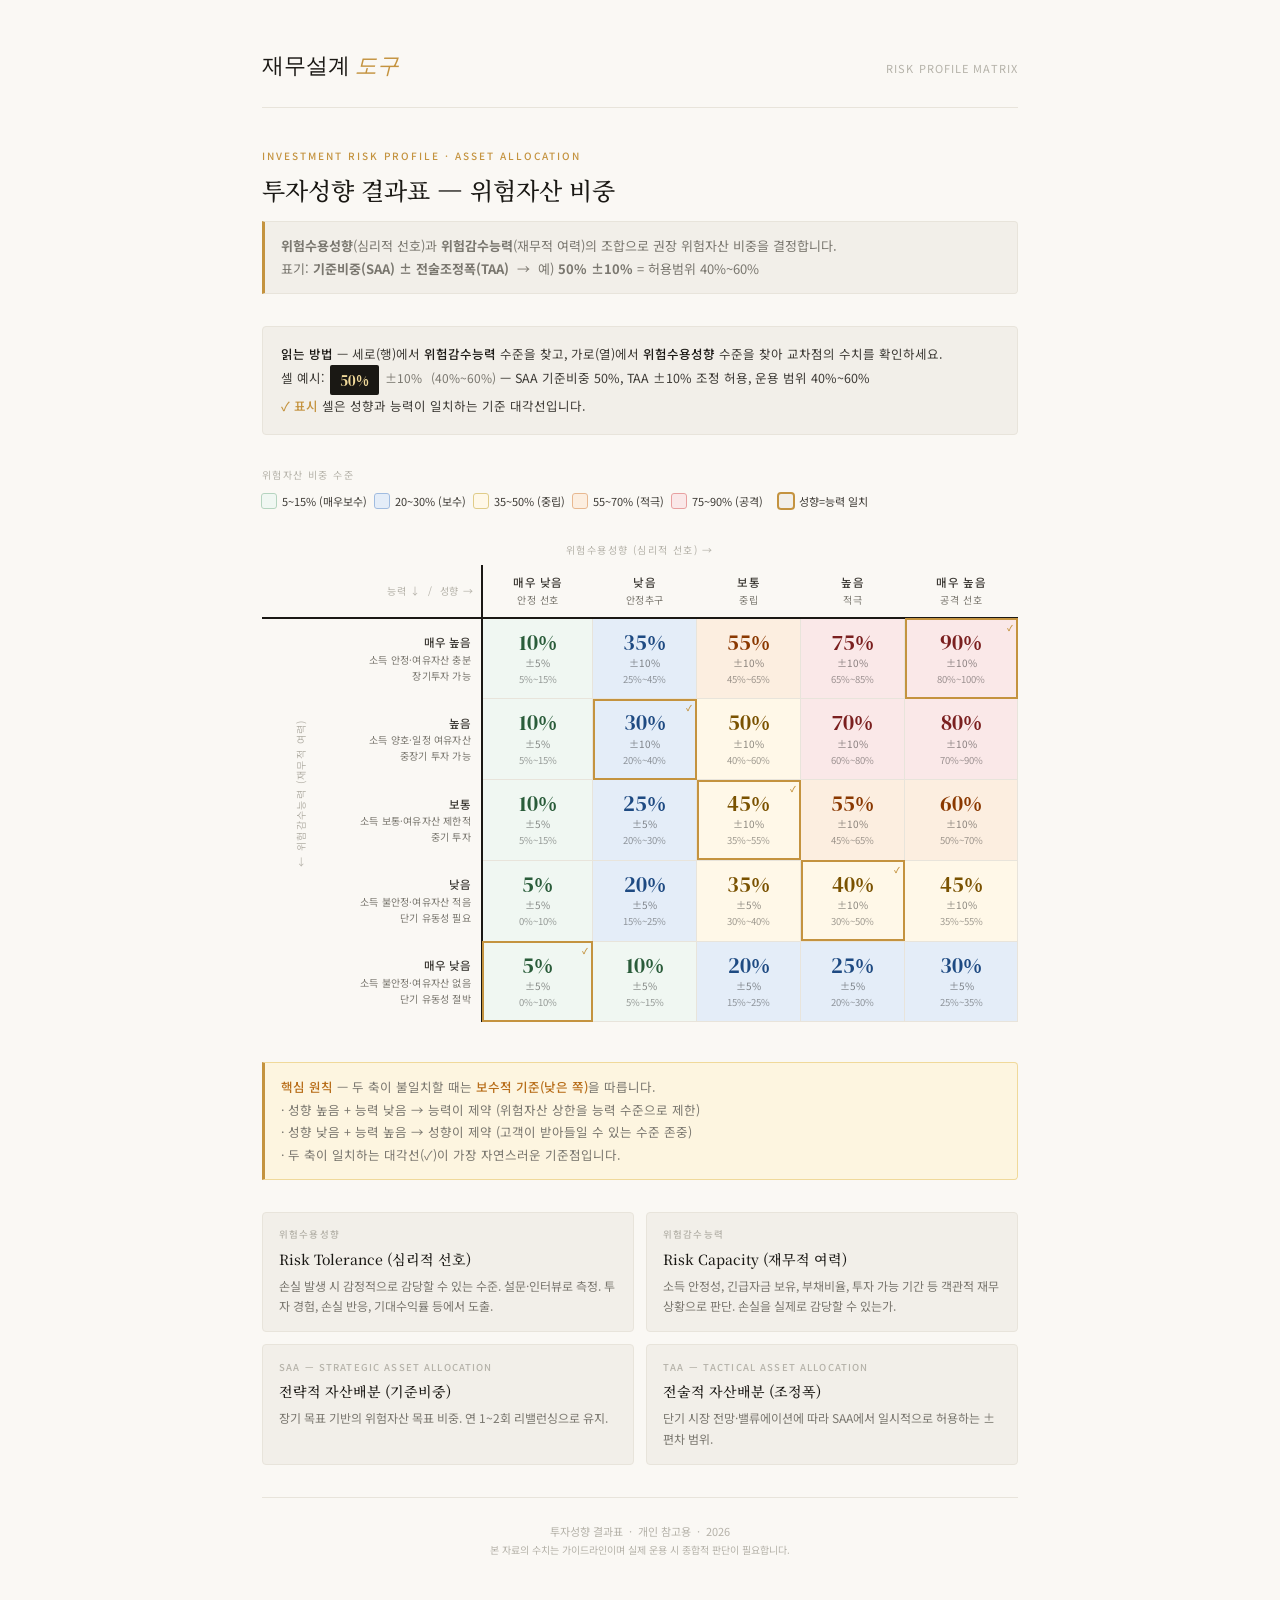
<file: public/investment-profile/자산배분표.html>
<!DOCTYPE html>
<html lang="ko">
<head>
<meta charset="UTF-8">
<meta name="viewport" content="width=device-width, initial-scale=1.0">
<title>IdentiFi — 투자성향 결과표</title>
<link href="https://fonts.googleapis.com/css2?family=Noto+Serif+KR:wght@300;400;500;600&family=Noto+Sans+KR:wght@300;400;500&family=DM+Serif+Display:ital@0;1&display=swap" rel="stylesheet">
<style>
:root {
  --ink: #1a1814; --ink-2: #3d3a35; --ink-3: #7a776f; --ink-4: #b5b2a9;
  --paper: #faf8f4; --paper-2: #f2efe9; --paper-3: #e8e4db;
  --gold: #c4933f; --gold-light: #f0d99a; --gold-pale: #fdf5e0;
  --teal: #2a7c6f; --blue: #2b5ea7; --amber: #b86e1a; --red: #943030;
}
*{margin:0;padding:0;box-sizing:border-box}
body{background:var(--paper);color:var(--ink);font-family:'Noto Sans KR',sans-serif;font-size:14px;line-height:1.6}
.page{max-width:820px;margin:0 auto;padding:3rem 2rem 5rem}

.site-header{border-bottom:1px solid var(--paper-3);padding-bottom:1.5rem;margin-bottom:2.5rem;display:flex;align-items:baseline;justify-content:space-between}
.site-logo{font-family:'DM Serif Display',serif;font-size:22px;color:var(--ink)}
.site-logo span{color:var(--gold);font-style:italic}
.site-sub{font-size:11px;color:var(--ink-4);letter-spacing:.1em;text-transform:uppercase}

.page-eyebrow{font-size:10px;letter-spacing:.2em;text-transform:uppercase;color:var(--gold);margin-bottom:.4rem;font-weight:500}
.page-title{font-family:'Noto Serif KR',serif;font-size:24px;font-weight:500;color:var(--ink);margin-bottom:.75rem}
.page-desc{font-size:13px;color:var(--ink-3);line-height:1.8;margin-bottom:2rem;padding:.75rem 1rem;background:var(--paper-2);border:1px solid var(--paper-3);border-left:3px solid var(--gold);border-radius:0 4px 4px 0}

/* ── 매트릭스 ── */
.matrix-wrap{overflow-x:auto;margin-bottom:2.5rem}
.matrix-outer{position:relative;min-width:620px}

/* 축 레이블 */
.axis-y-label{
  position:absolute;left:-2.2rem;top:50%;transform:translateY(-50%) rotate(-90deg);
  font-size:10px;letter-spacing:.14em;text-transform:uppercase;color:var(--ink-4);
  white-space:nowrap;
}
.axis-x-label{
  text-align:center;font-size:10px;letter-spacing:.14em;text-transform:uppercase;
  color:var(--ink-4);margin-bottom:.4rem;
}

.matrix-table{width:100%;border-collapse:collapse;font-size:13px}

/* 헤더 */
.matrix-table thead th{
  font-size:10px;font-weight:400;letter-spacing:.06em;color:var(--ink-3);
  padding:.55rem .4rem;text-align:center;border-bottom:2px solid var(--ink);
}
.matrix-table thead th.corner{border-bottom:2px solid var(--ink);border-right:2px solid var(--ink)}
.th-main{font-size:11.5px;font-weight:500;color:var(--ink-2) !important}

/* 행 헤더 */
.row-head{
  font-size:10px;font-weight:400;color:var(--ink-3);padding:.4rem .65rem .4rem .3rem;
  text-align:right;white-space:nowrap;border-right:2px solid var(--ink);
  vertical-align:middle;letter-spacing:.02em;
}
.row-head strong{display:block;font-size:11.5px;font-weight:500;color:var(--ink-2);letter-spacing:0}

/* 셀 */
.mc{
  padding:.7rem .5rem;text-align:center;border:1px solid var(--paper-3);
  vertical-align:middle;cursor:default;transition:filter .15s;
}
.mc:hover{filter:brightness(.94)}

/* SAA 수치 */
.saa{
  font-family:'DM Serif Display',serif;font-size:22px;line-height:1.1;
}
/* TAA 조정폭 */
.taa{font-size:10px;color:rgba(0,0,0,.45);margin-top:1px}
/* 허용범위 */
.range{font-size:9.5px;color:rgba(0,0,0,.38);margin-top:1px}

/* 위험 수준별 셀 색상 */
.lv1{background:#f0f7f2;color:#2a5c3a}           /* 5~10% */
.lv2{background:#e4edf8;color:#1e4a82}           /* 20~30% */
.lv3{background:#fff8e8;color:#7a5200}           /* 35~50% */
.lv4{background:#fceee0;color:#8a3800}           /* 55~70% */
.lv5{background:#fae8e8;color:#7a1f1f}           /* 75~90% */

/* 색상 강조선 (대각 근처 → 성향=능력 일치 셀) */
.match{outline:2px solid var(--gold);outline-offset:-2px;position:relative}
.match::after{
  content:'✓';position:absolute;top:3px;right:4px;
  font-size:8px;color:var(--gold);font-weight:700;
}

/* 범례 */
.legend-section{margin-bottom:2rem}
.legend-title{font-size:10px;letter-spacing:.14em;text-transform:uppercase;color:var(--ink-4);margin-bottom:.6rem}
.legend-row{display:flex;gap:8px;flex-wrap:wrap}
.leg{display:flex;align-items:center;gap:6px;font-size:11px;color:var(--ink-2)}
.leg-box{width:14px;height:14px;border-radius:2px;flex-shrink:0}

/* 읽는 법 */
.howto{background:var(--paper-2);border:1px solid var(--paper-3);border-radius:4px;padding:1rem 1.15rem;margin-bottom:2rem;font-size:12.5px;color:var(--ink-2);line-height:1.8}
.howto strong{color:var(--ink);font-weight:500}
.sample{display:inline-block;background:var(--ink);color:var(--gold-light);font-family:'DM Serif Display',serif;font-size:15px;padding:.1rem .6rem;border-radius:2px;vertical-align:middle;margin:0 2px}

/* 정의 박스 */
.def-row{display:grid;grid-template-columns:1fr 1fr;gap:12px;margin-bottom:2rem}
.def-box{background:var(--paper-2);border:1px solid var(--paper-3);border-radius:4px;padding:.9rem 1rem}
.def-label{font-size:9.5px;font-weight:500;letter-spacing:.12em;text-transform:uppercase;color:var(--ink-4);margin-bottom:.35rem}
.def-name{font-family:'Noto Serif KR',serif;font-size:14px;font-weight:500;color:var(--ink);margin-bottom:.35rem}
.def-desc{font-size:12px;color:var(--ink-3);line-height:1.7}

/* 원칙 */
.principle{font-size:12.5px;color:var(--ink-3);line-height:1.8;margin-bottom:2rem;padding:.8rem 1rem;background:var(--gold-pale);border:1px solid #f0d99a;border-left:3px solid var(--gold);border-radius:0 4px 4px 0}
.principle strong{color:var(--amber);font-weight:500}

.page-footer{border-top:1px solid var(--paper-3);padding-top:1.5rem;margin-top:1rem;font-size:11px;color:var(--ink-4);line-height:1.7;text-align:center}

@media print{body{background:#fff}.page{padding:1rem}}
@media(max-width:600px){.def-row{grid-template-columns:1fr}.axis-y-label{display:none}}
</style>
</head>
<body>
<div class="page">

  <header class="site-header">
    <div class="site-logo">재무설계 <span>도구</span></div>
    <div class="site-sub">Risk Profile Matrix</div>
  </header>

  <div class="page-eyebrow">Investment Risk Profile · Asset Allocation</div>
  <h1 class="page-title">투자성향 결과표 — 위험자산 비중</h1>
  <p class="page-desc">
    <strong>위험수용성향</strong>(심리적 선호)과 <strong>위험감수능력</strong>(재무적 여력)의 조합으로 권장 위험자산 비중을 결정합니다.<br>
    표기: <strong>기준비중(SAA) ± 전술조정폭(TAA)</strong> &nbsp;→&nbsp; 예) <strong>50% ±10%</strong> = 허용범위 40%~60%
  </p>

  <!-- ── 읽는 법 ── -->
  <div class="howto">
    <strong>읽는 방법</strong> — 세로(행)에서 <strong>위험감수능력</strong> 수준을 찾고, 가로(열)에서 <strong>위험수용성향</strong> 수준을 찾아 교차점의 수치를 확인하세요.<br>
    셀 예시: <span class="sample">50%</span> <span style="font-size:12px;color:var(--ink-3)">±10% &nbsp; (40%~60%)</span> — SAA 기준비중 50%, TAA ±10% 조정 허용, 운용 범위 40%~60%<br>
    <span style="color:var(--gold);font-weight:500">✓ 표시</span> 셀은 성향과 능력이 일치하는 기준 대각선입니다.
  </div>

  <!-- ── 매트릭스 테이블 ── -->
  <div class="legend-section">
    <div class="legend-title">위험자산 비중 수준</div>
    <div class="legend-row">
      <div class="leg"><div class="leg-box lv1" style="outline:1px solid #b5d4bf"></div>5~15% (매우보수)</div>
      <div class="leg"><div class="leg-box lv2" style="outline:1px solid #a0bce0"></div>20~30% (보수)</div>
      <div class="leg"><div class="leg-box lv3" style="outline:1px solid #e0cc88"></div>35~50% (중립)</div>
      <div class="leg"><div class="leg-box lv4" style="outline:1px solid #e8b890"></div>55~70% (적극)</div>
      <div class="leg"><div class="leg-box lv5" style="outline:1px solid #e8a0a0"></div>75~90% (공격)</div>
      <div class="leg" style="margin-left:8px"><div class="leg-box" style="background:var(--paper-2);outline:2px solid var(--gold)"></div>성향=능력 일치</div>
    </div>
  </div>

  <div class="matrix-wrap">
    <div class="axis-x-label">위험수용성향 (심리적 선호) →</div>
    <div class="matrix-outer">
      <div class="axis-y-label">← 위험감수능력 (재무적 여력)</div>
      <table class="matrix-table">
        <thead>
          <tr>
            <th class="corner" style="text-align:right;padding-right:.5rem;font-size:10px;color:var(--ink-4)">
              능력 ↓ &nbsp;/&nbsp; 성향 →
            </th>
            <th>
              <div class="th-main">매우 낮음</div>
              <div>안정 선호</div>
            </th>
            <th>
              <div class="th-main">낮음</div>
              <div>안정추구</div>
            </th>
            <th>
              <div class="th-main">보통</div>
              <div>중립</div>
            </th>
            <th>
              <div class="th-main">높음</div>
              <div>적극</div>
            </th>
            <th>
              <div class="th-main">매우 높음</div>
              <div>공격 선호</div>
            </th>
          </tr>
        </thead>
        <tbody>

          <!-- 행 1: 감수능력 매우높음 -->
          <tr>
            <td class="row-head"><strong>매우 높음</strong>소득 안정·여유자산 충분<br>장기투자 가능</td>
            <!-- 성향 매우낮음 × 능력 매우높음 → 성향이 제약 → 10% -->
            <td class="mc lv1">
              <div class="saa">10%</div>
              <div class="taa">±5%</div>
              <div class="range">5%~15%</div>
            </td>
            <!-- 성향 낮음 × 능력 매우높음 → 35% -->
            <td class="mc lv2">
              <div class="saa">35%</div>
              <div class="taa">±10%</div>
              <div class="range">25%~45%</div>
            </td>
            <!-- 성향 보통 × 능력 매우높음 → 55% -->
            <td class="mc lv4">
              <div class="saa">55%</div>
              <div class="taa">±10%</div>
              <div class="range">45%~65%</div>
            </td>
            <!-- 성향 높음 × 능력 매우높음 → 75% -->
            <td class="mc lv5">
              <div class="saa">75%</div>
              <div class="taa">±10%</div>
              <div class="range">65%~85%</div>
            </td>
            <!-- 성향 매우높음 × 능력 매우높음 → 90% (일치) -->
            <td class="mc lv5 match">
              <div class="saa">90%</div>
              <div class="taa">±10%</div>
              <div class="range">80%~100%</div>
            </td>
          </tr>

          <!-- 행 2: 감수능력 높음 -->
          <tr>
            <td class="row-head"><strong>높음</strong>소득 양호·일정 여유자산<br>중장기 투자 가능</td>
            <td class="mc lv1">
              <div class="saa">10%</div>
              <div class="taa">±5%</div>
              <div class="range">5%~15%</div>
            </td>
            <!-- 일치 대각 -->
            <td class="mc lv2 match">
              <div class="saa">30%</div>
              <div class="taa">±10%</div>
              <div class="range">20%~40%</div>
            </td>
            <td class="mc lv3">
              <div class="saa">50%</div>
              <div class="taa">±10%</div>
              <div class="range">40%~60%</div>
            </td>
            <td class="mc lv5">
              <div class="saa">70%</div>
              <div class="taa">±10%</div>
              <div class="range">60%~80%</div>
            </td>
            <!-- 성향 매우높음 × 능력 높음 → 능력이 제약 → 80% -->
            <td class="mc lv5">
              <div class="saa">80%</div>
              <div class="taa">±10%</div>
              <div class="range">70%~90%</div>
            </td>
          </tr>

          <!-- 행 3: 감수능력 보통 -->
          <tr>
            <td class="row-head"><strong>보통</strong>소득 보통·여유자산 제한적<br>중기 투자</td>
            <td class="mc lv1">
              <div class="saa">10%</div>
              <div class="taa">±5%</div>
              <div class="range">5%~15%</div>
            </td>
            <td class="mc lv2">
              <div class="saa">25%</div>
              <div class="taa">±5%</div>
              <div class="range">20%~30%</div>
            </td>
            <!-- 일치 대각 -->
            <td class="mc lv3 match">
              <div class="saa">45%</div>
              <div class="taa">±10%</div>
              <div class="range">35%~55%</div>
            </td>
            <!-- 성향 높음 × 능력 보통 → 능력 제약 → 55% -->
            <td class="mc lv4">
              <div class="saa">55%</div>
              <div class="taa">±10%</div>
              <div class="range">45%~65%</div>
            </td>
            <!-- 성향 매우높음 × 능력 보통 → 능력 제약 → 60% -->
            <td class="mc lv4">
              <div class="saa">60%</div>
              <div class="taa">±10%</div>
              <div class="range">50%~70%</div>
            </td>
          </tr>

          <!-- 행 4: 감수능력 낮음 -->
          <tr>
            <td class="row-head"><strong>낮음</strong>소득 불안정·여유자산 적음<br>단기 유동성 필요</td>
            <td class="mc lv1">
              <div class="saa">5%</div>
              <div class="taa">±5%</div>
              <div class="range">0%~10%</div>
            </td>
            <td class="mc lv2">
              <div class="saa">20%</div>
              <div class="taa">±5%</div>
              <div class="range">15%~25%</div>
            </td>
            <td class="mc lv3">
              <div class="saa">35%</div>
              <div class="taa">±5%</div>
              <div class="range">30%~40%</div>
            </td>
            <!-- 일치 대각 -->
            <td class="mc lv3 match">
              <div class="saa">40%</div>
              <div class="taa">±10%</div>
              <div class="range">30%~50%</div>
            </td>
            <!-- 성향 매우높음 × 능력 낮음 → 능력 강하게 제약 → 45% -->
            <td class="mc lv3">
              <div class="saa">45%</div>
              <div class="taa">±10%</div>
              <div class="range">35%~55%</div>
            </td>
          </tr>

          <!-- 행 5: 감수능력 매우낮음 -->
          <tr>
            <td class="row-head"><strong>매우 낮음</strong>소득 불안정·여유자산 없음<br>단기 유동성 절박</td>
            <!-- 일치 대각 -->
            <td class="mc lv1 match">
              <div class="saa">5%</div>
              <div class="taa">±5%</div>
              <div class="range">0%~10%</div>
            </td>
            <td class="mc lv1">
              <div class="saa">10%</div>
              <div class="taa">±5%</div>
              <div class="range">5%~15%</div>
            </td>
            <td class="mc lv2">
              <div class="saa">20%</div>
              <div class="taa">±5%</div>
              <div class="range">15%~25%</div>
            </td>
            <!-- 성향 높음이지만 능력 매우낮음 → 강한 제약 → 25% -->
            <td class="mc lv2">
              <div class="saa">25%</div>
              <div class="taa">±5%</div>
              <div class="range">20%~30%</div>
            </td>
            <!-- 성향 매우높음이지만 능력 매우낮음 → 강한 제약 → 30% -->
            <td class="mc lv2">
              <div class="saa">30%</div>
              <div class="taa">±5%</div>
              <div class="range">25%~35%</div>
            </td>
          </tr>

        </tbody>
      </table>
    </div>
  </div>

  <!-- ── 핵심 원칙 ── -->
  <div class="principle">
    <strong>핵심 원칙</strong> — 두 축이 불일치할 때는 <strong>보수적 기준(낮은 쪽)</strong>을 따릅니다.<br>
    · 성향 높음 + 능력 낮음 → 능력이 제약 (위험자산 상한을 능력 수준으로 제한)<br>
    · 성향 낮음 + 능력 높음 → 성향이 제약 (고객이 받아들일 수 있는 수준 존중)<br>
    · 두 축이 일치하는 대각선(✓)이 가장 자연스러운 기준점입니다.
  </div>

  <!-- ── 용어 정의 ── -->
  <div class="def-row">
    <div class="def-box">
      <div class="def-label">위험수용성향</div>
      <div class="def-name">Risk Tolerance (심리적 선호)</div>
      <div class="def-desc">손실 발생 시 감정적으로 감당할 수 있는 수준. 설문·인터뷰로 측정. 투자 경험, 손실 반응, 기대수익률 등에서 도출.</div>
    </div>
    <div class="def-box">
      <div class="def-label">위험감수능력</div>
      <div class="def-name">Risk Capacity (재무적 여력)</div>
      <div class="def-desc">소득 안정성, 긴급자금 보유, 부채비율, 투자 가능 기간 등 객관적 재무 상황으로 판단. 손실을 실제로 감당할 수 있는가.</div>
    </div>
    <div class="def-box">
      <div class="def-label">SAA — Strategic Asset Allocation</div>
      <div class="def-name">전략적 자산배분 (기준비중)</div>
      <div class="def-desc">장기 목표 기반의 위험자산 목표 비중. 연 1~2회 리밸런싱으로 유지.</div>
    </div>
    <div class="def-box">
      <div class="def-label">TAA — Tactical Asset Allocation</div>
      <div class="def-name">전술적 자산배분 (조정폭)</div>
      <div class="def-desc">단기 시장 전망·밸류에이션에 따라 SAA에서 일시적으로 허용하는 ± 편차 범위.</div>
    </div>
  </div>

  <div class="page-footer">
    투자성향 결과표 &nbsp;·&nbsp; 개인 참고용 &nbsp;·&nbsp; 2026<br>
    <span style="font-size:10px">본 자료의 수치는 가이드라인이며 실제 운용 시 종합적 판단이 필요합니다.</span>
  </div>

</div>
</body>
</html>
</file>
